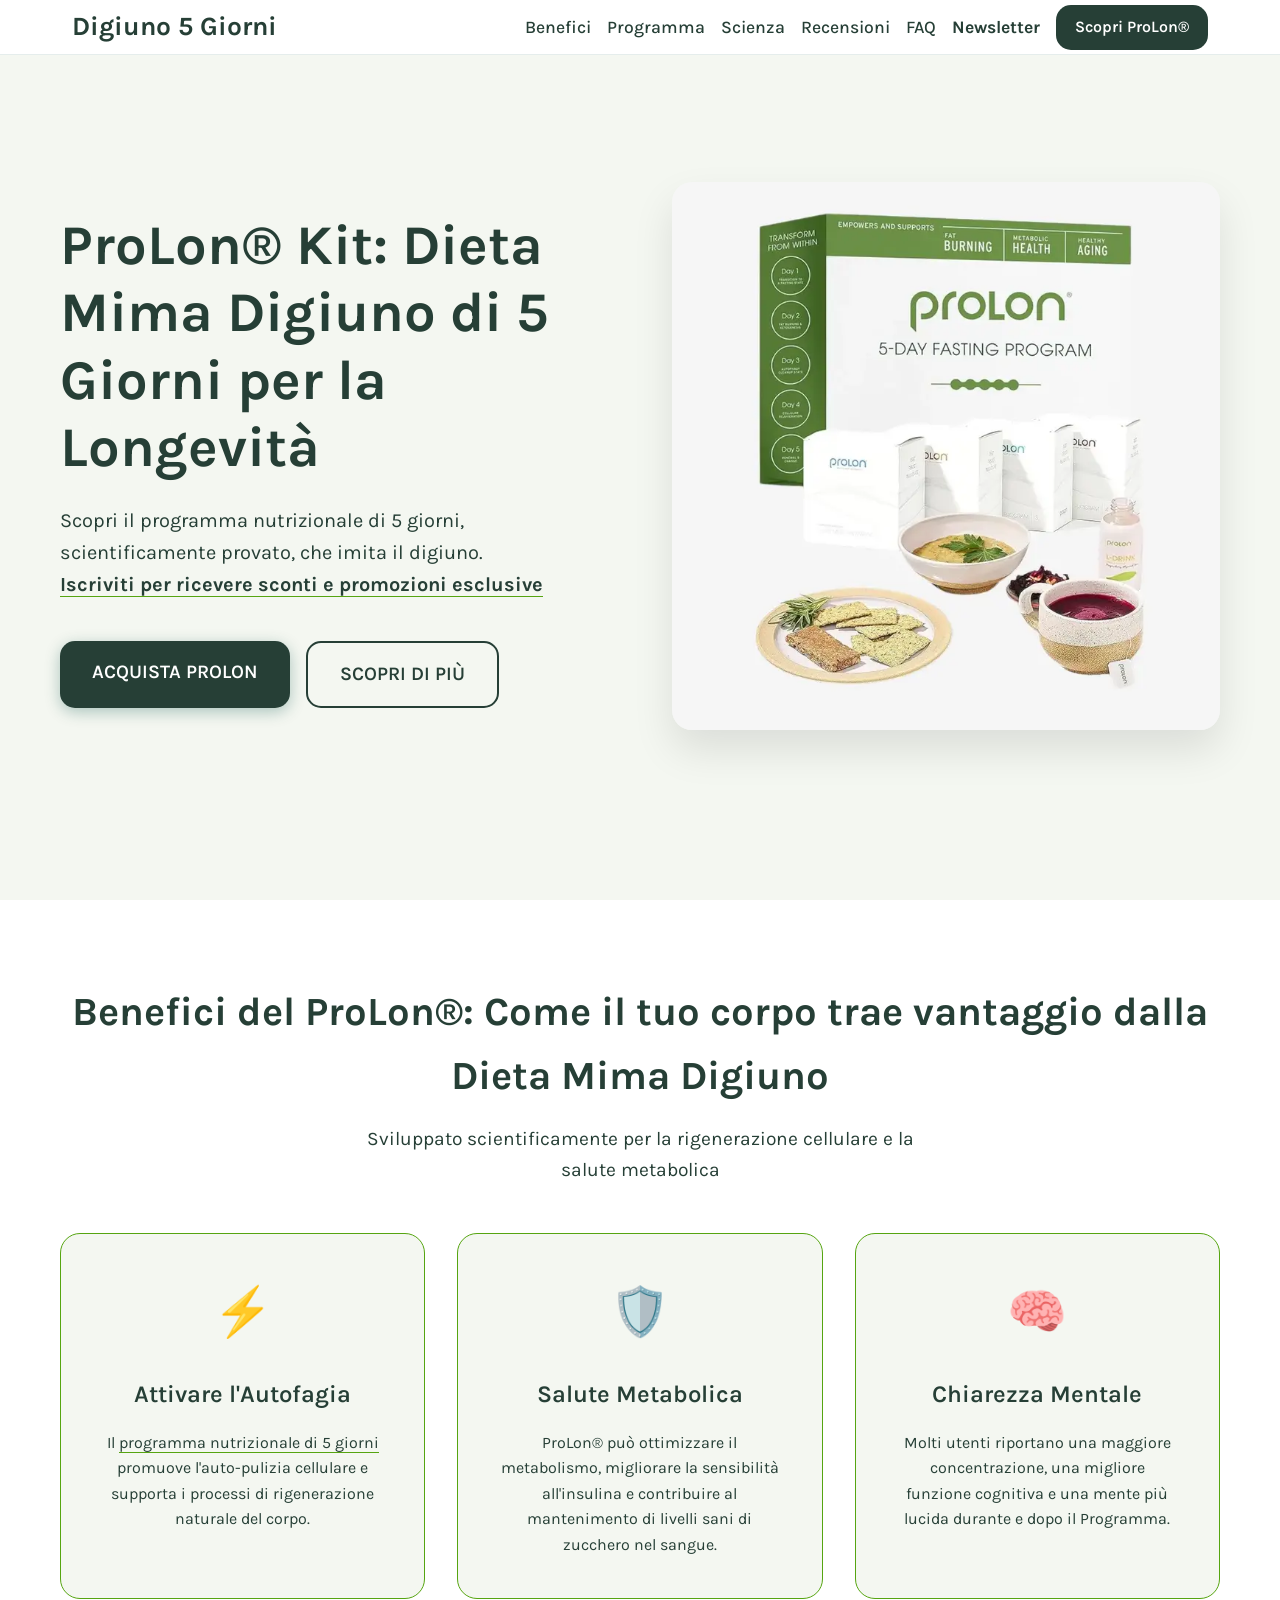
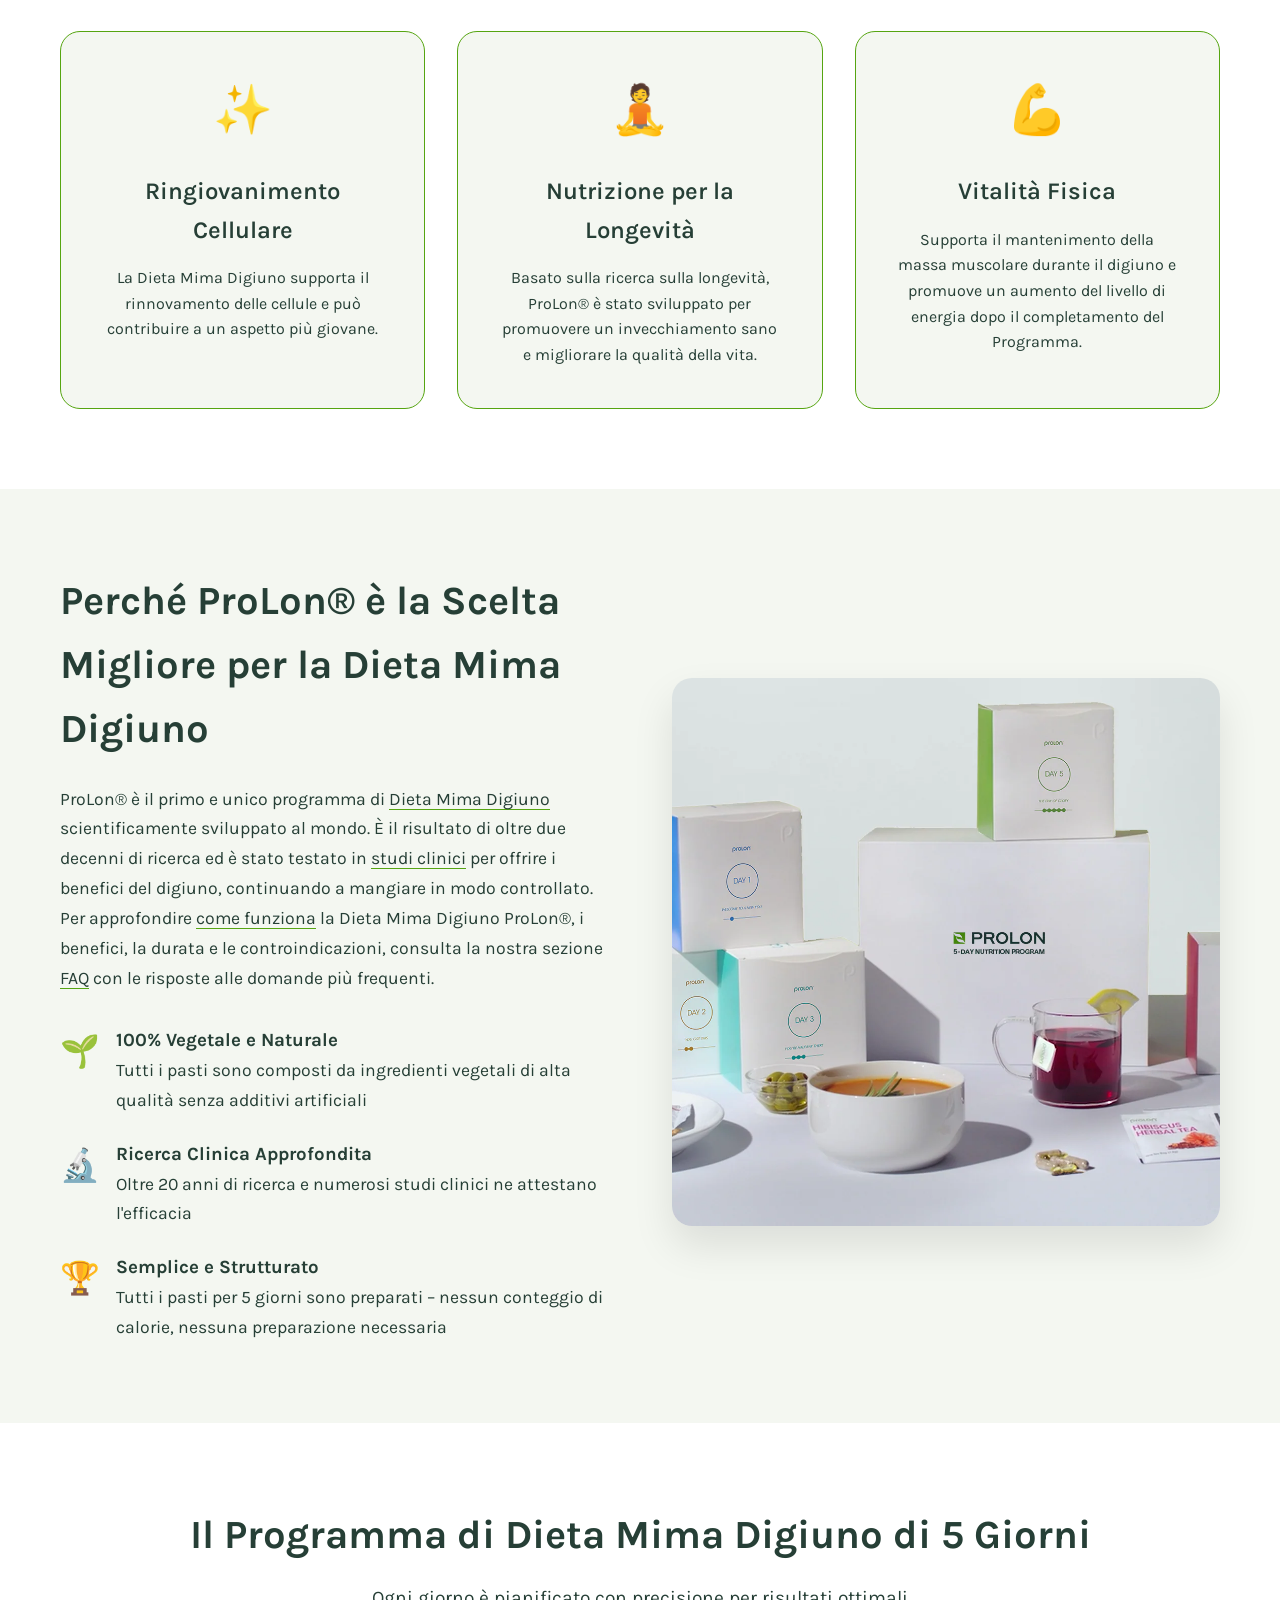
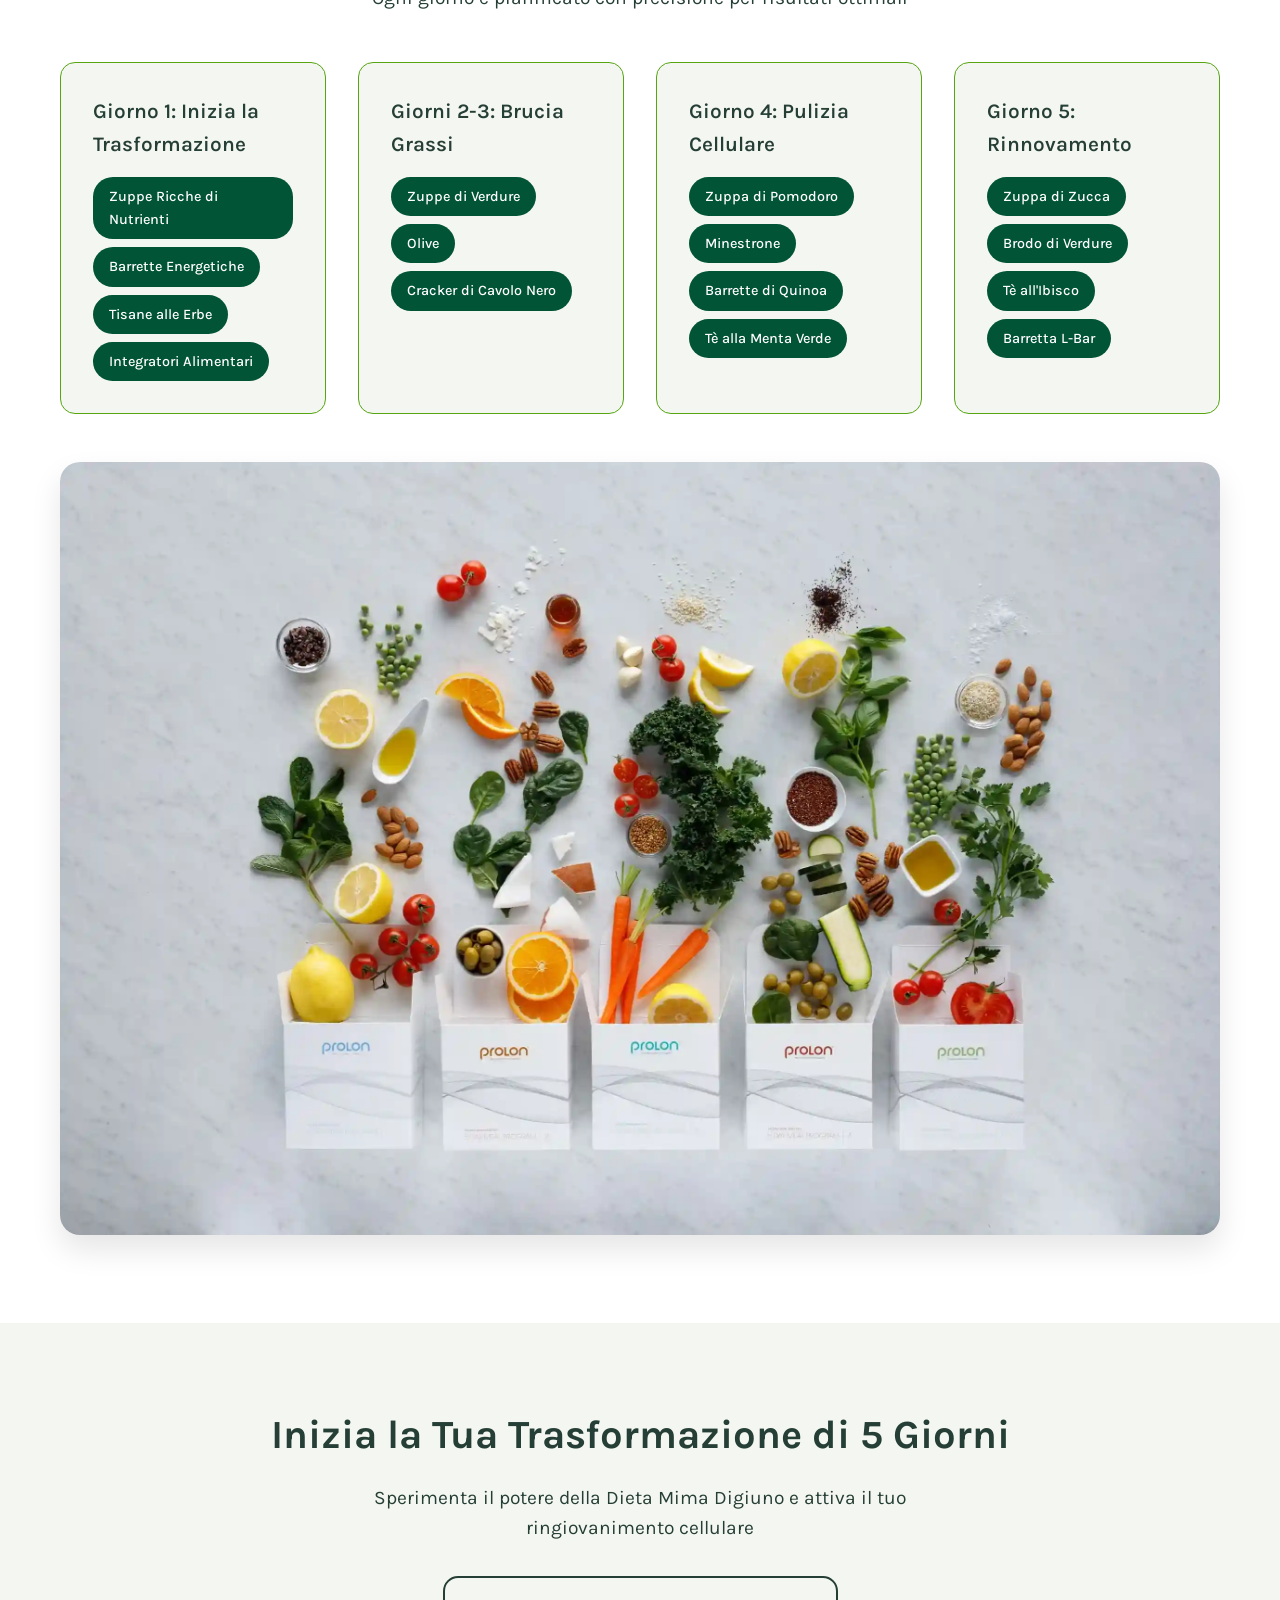
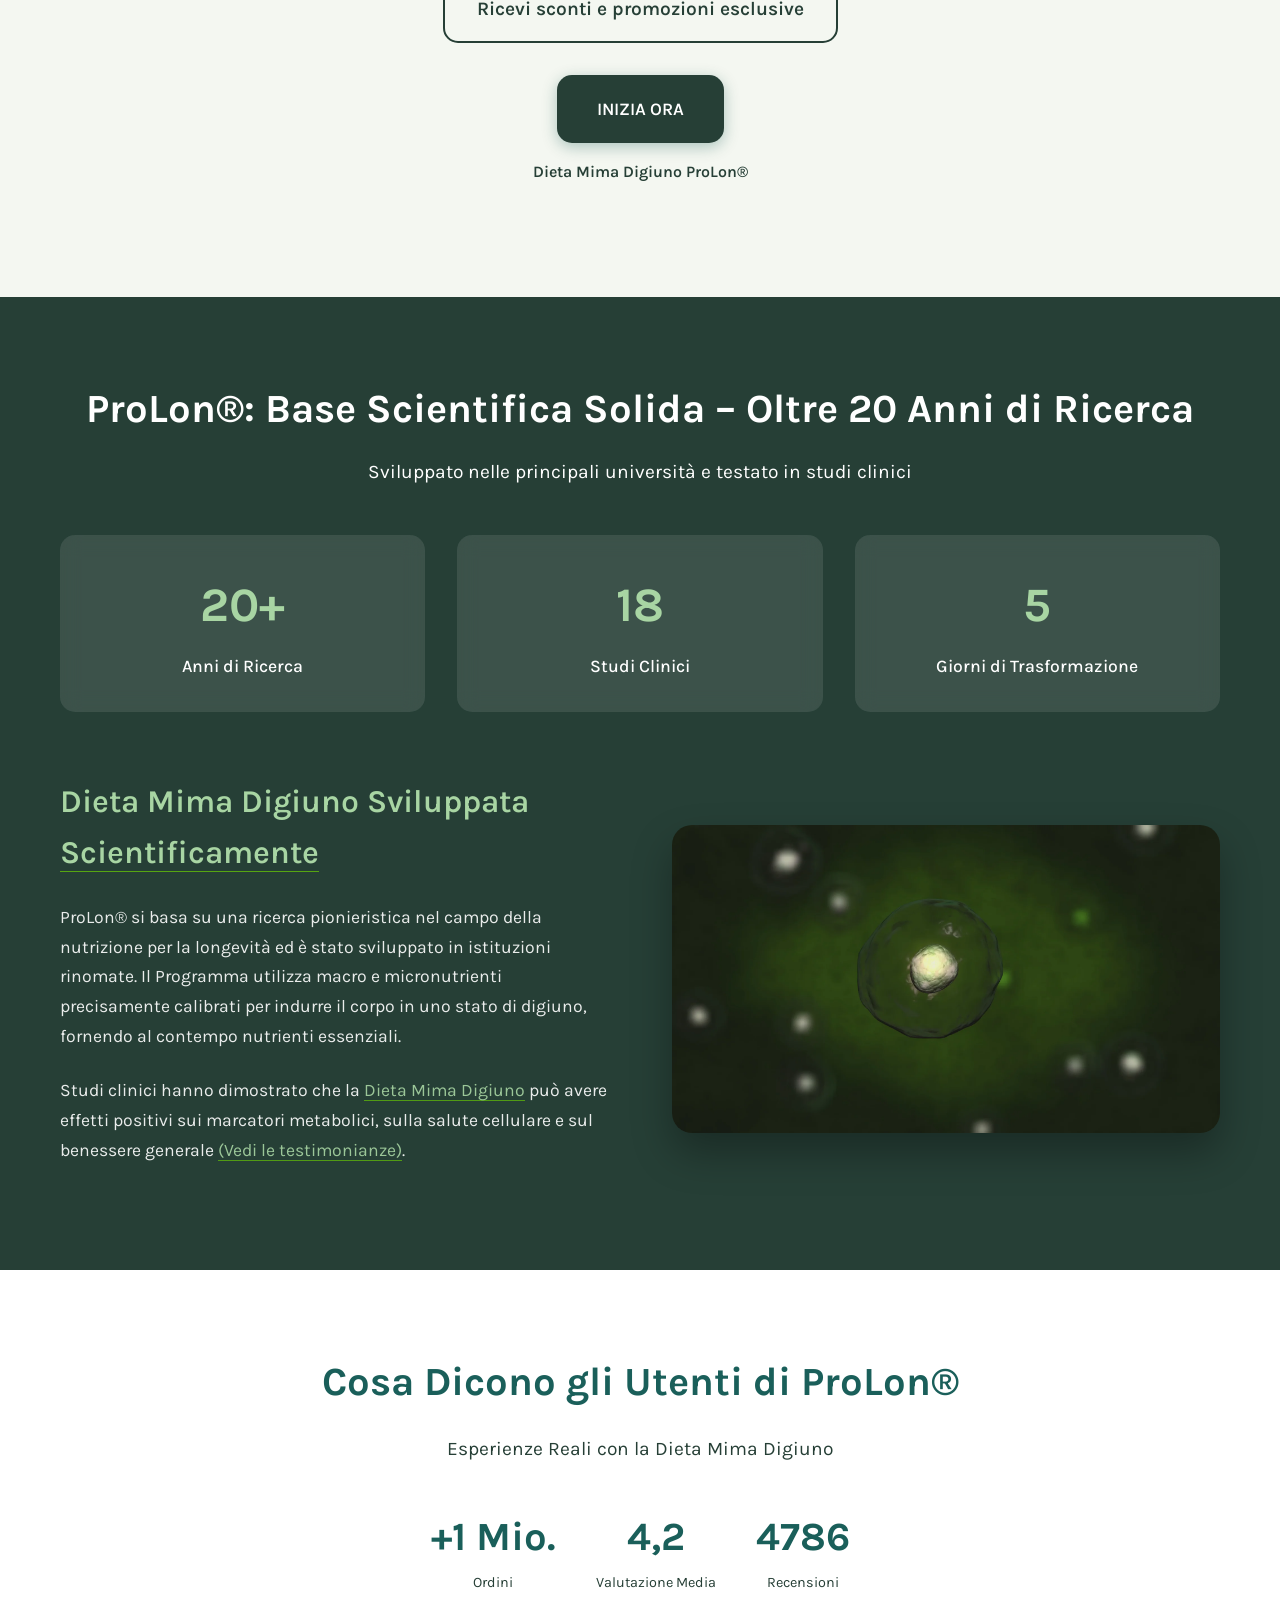
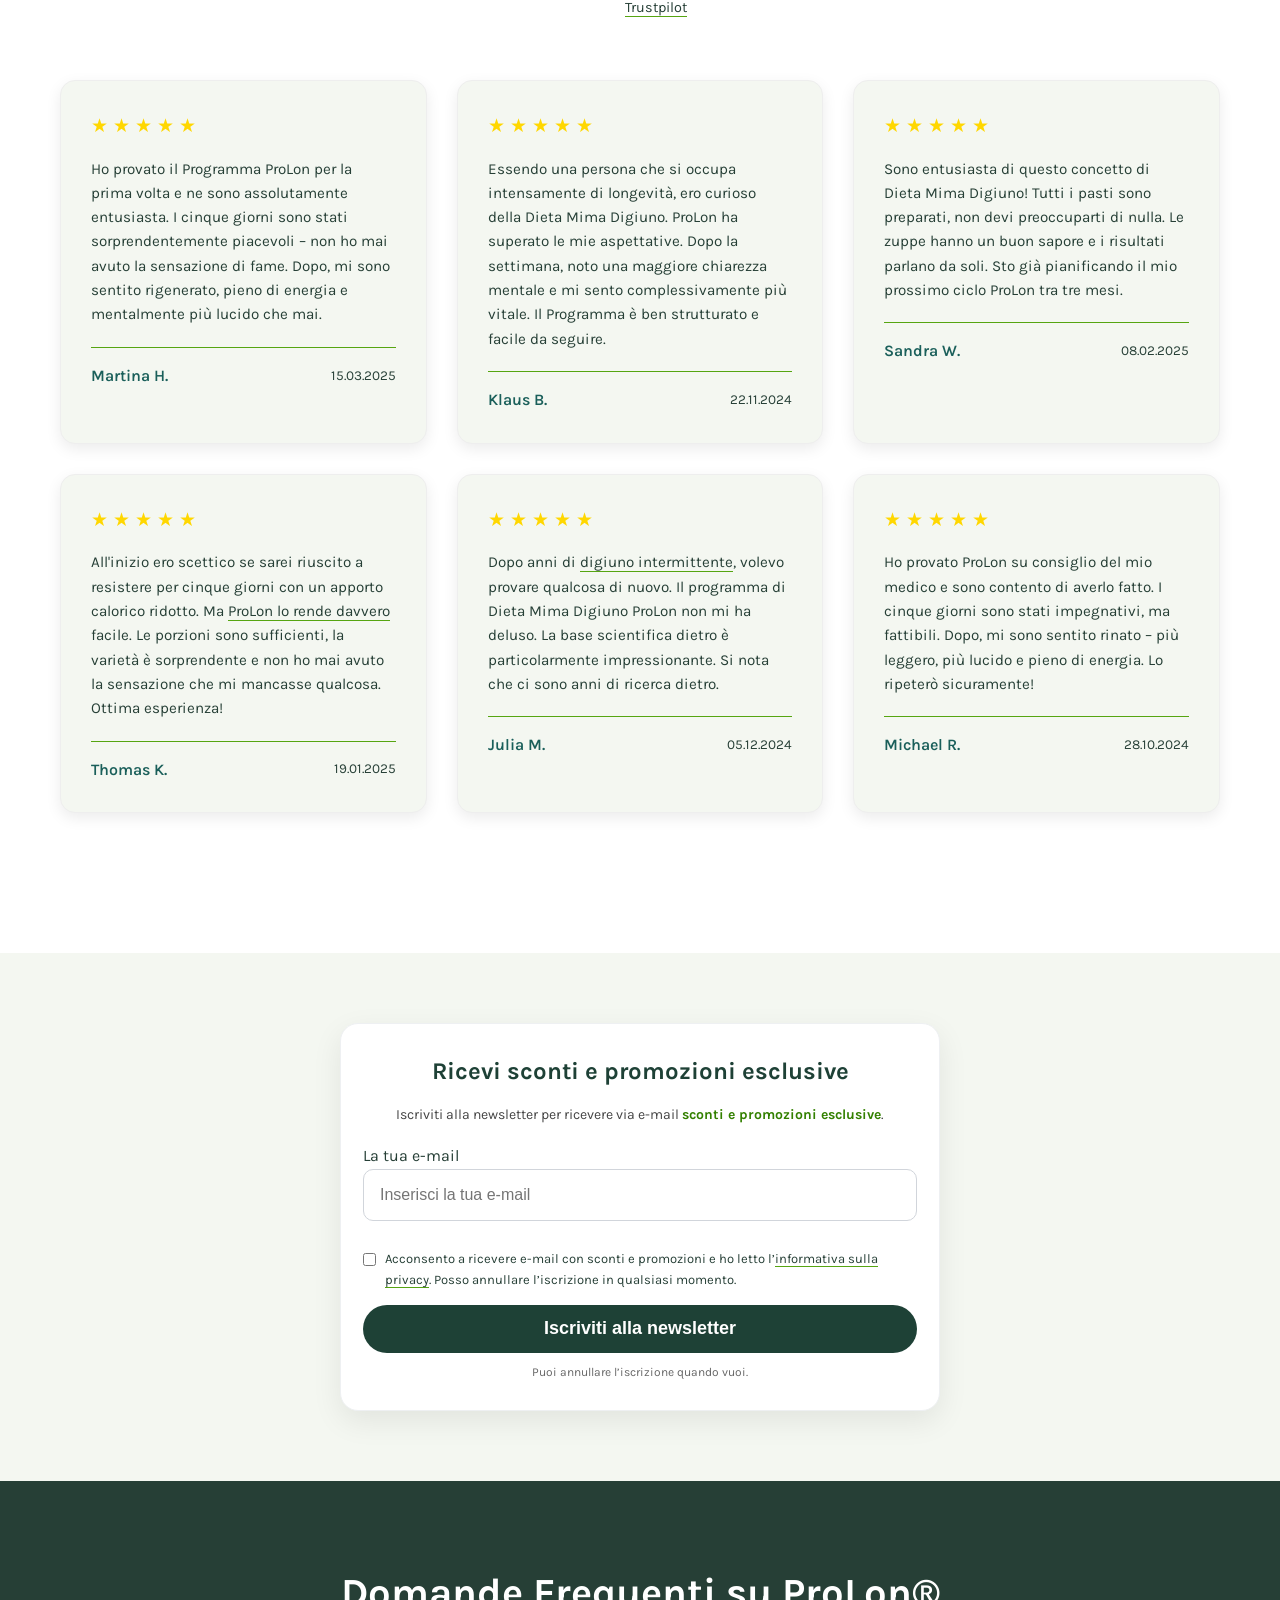
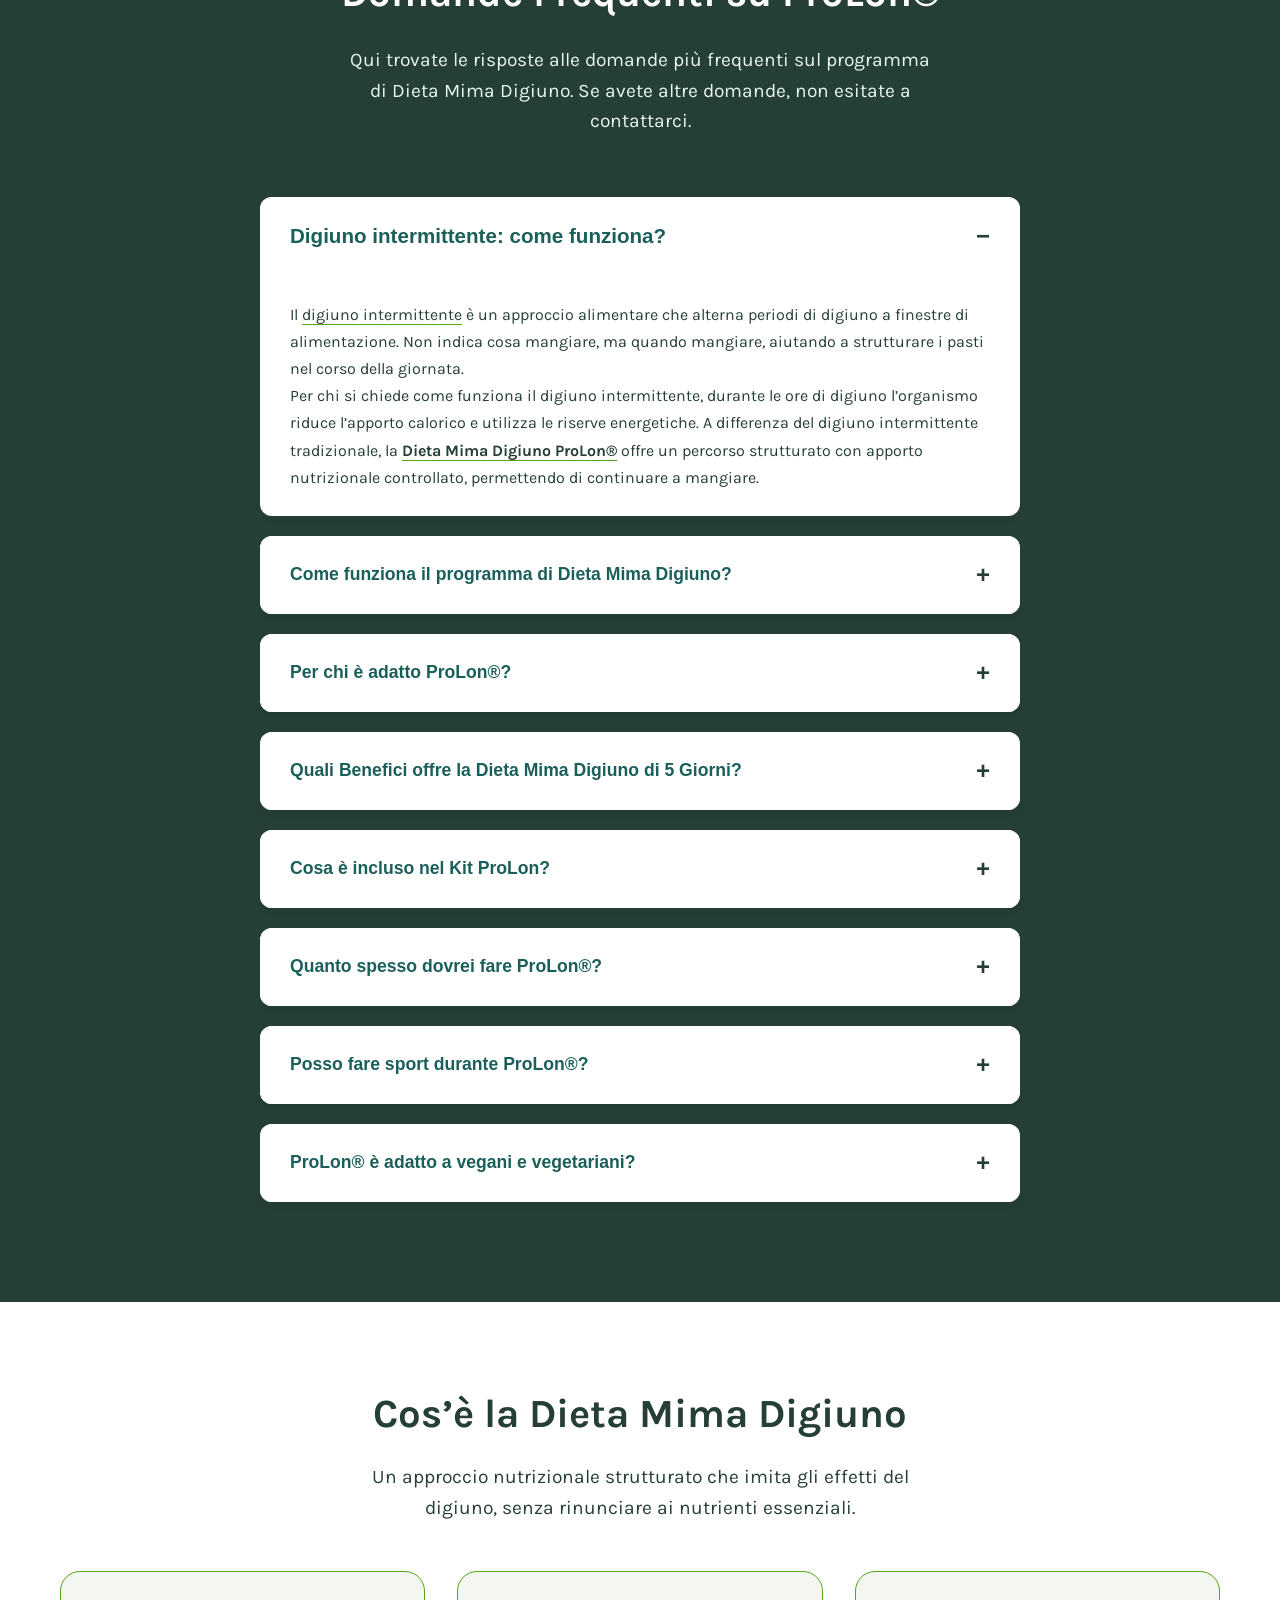
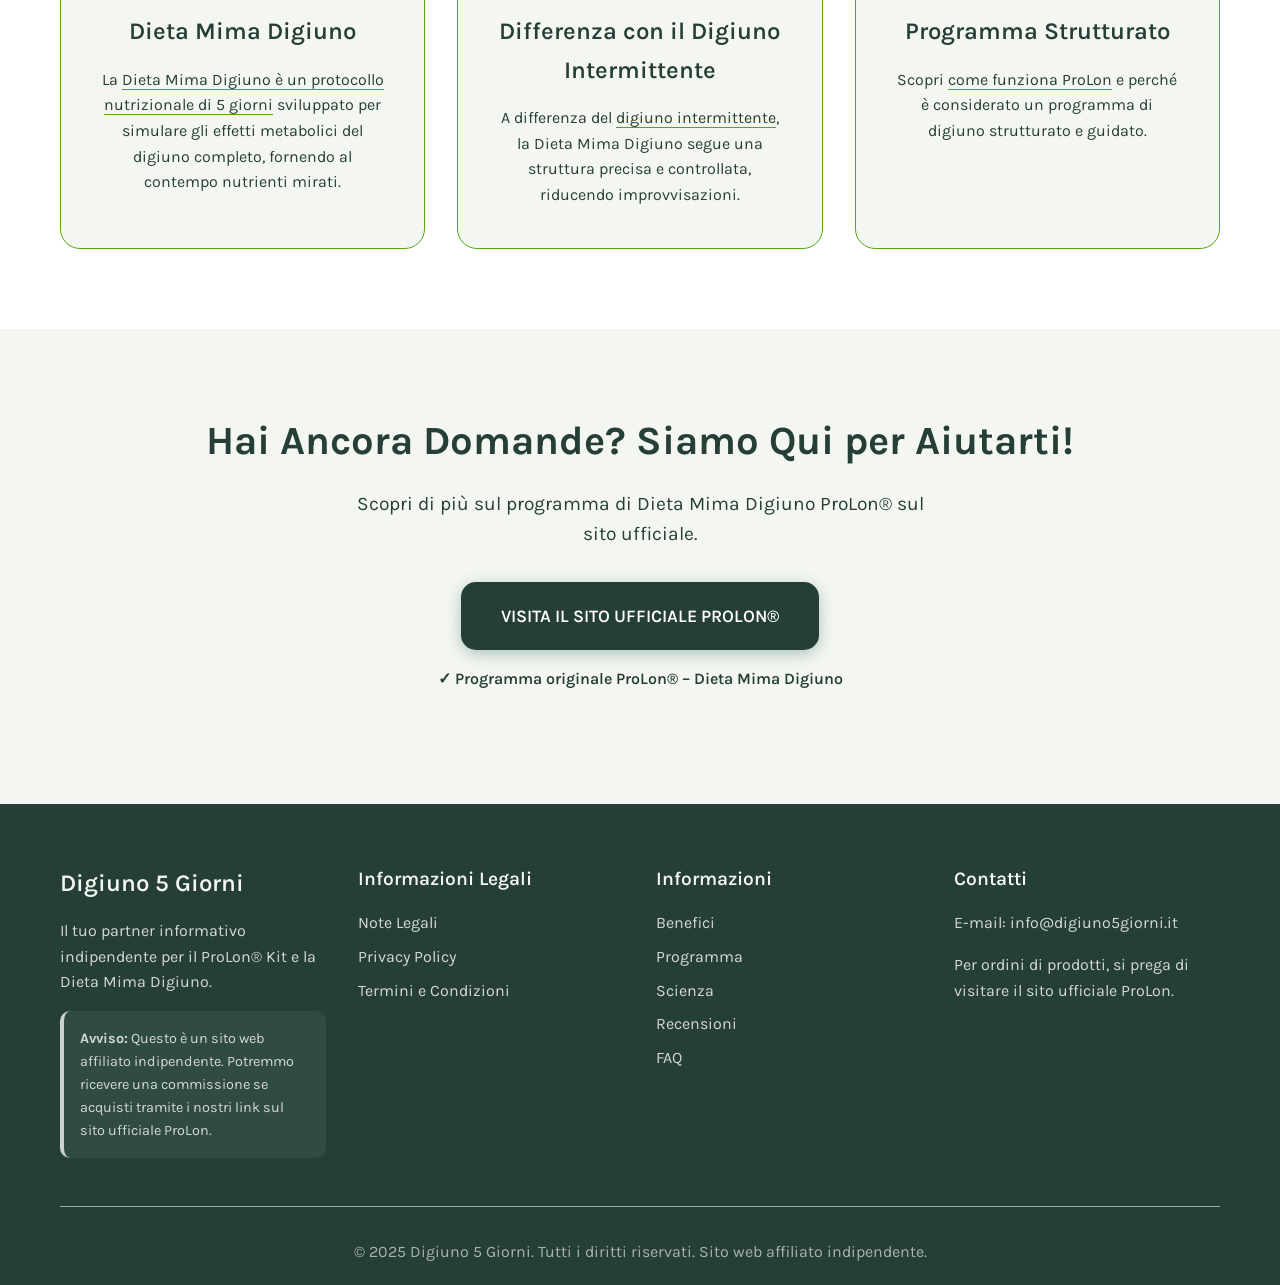
<file: index.html>
<!DOCTYPE html>
<html lang="it">
<head>
    <meta charset="UTF-8" />
    <meta name="viewport" content="width=device-width, initial-scale=1.0" />
    <title>ProLon Kit 5 Giorni – Dieta Mima Digiuno</title>
    <meta name="description" content="Scopri ProLon Kit 5 giorni e la Dieta Mima Digiuno. Iscriviti alla newsletter per ricevere sconti e promozioni esclusive." />

    <!-- Canonical, Favicon, Hreflang -->
    <link rel="canonical" href="https://digiuno5giorni.it/" />
    <link rel="icon" href="favicon.ico" sizes="any">

	<link rel="icon" type="image/png" sizes="16x16" href="favicon-16.png">
	<link rel="icon" type="image/png" sizes="32x32" href="favicon-32.png">
	<link rel="icon" type="image/png" sizes="48x48" href="favicon-48.png">

	<link rel="apple-touch-icon" href="apple-touch-icon.png">

	<link rel="icon" type="image/png" sizes="192x192" href="favicon-192.png">
	<link rel="icon" type="image/png" sizes="512x512" href="favicon-512.png">

    <link rel="alternate" hreflang="it" href="https://digiuno5giorni.it/" />
    <link rel="alternate" hreflang="x-default" href="https://digiuno5giorni.it/" />

    <!-- Preconnect to essential third-party domains -->
    
    
    <link rel="preconnect" href="https://www.googletagmanager.com" crossorigin />
    <link rel="preconnect" href="https://www.google-analytics.com" crossorigin />

    <!-- Preload Google Fonts (non-blocking ) -->
    
    <noscript>
        
    </noscript>

    <link rel="preload" fetchpriority="high" as="image" href="images/ProLon-5-Giorni-744.webp" imagesrcset="images/ProLon-5-Giorni-372.webp 372w, images/ProLon-5-Giorni-744.webp 744w, images/ProLon-5-Giorni-1080.webp 1080w" imagesizes="(max-width: 500px ) 90vw, 50vw" />

    <!-- 1. Critical CSS for instant rendering of the 'above-the-fold' content -->
<style>
        * { margin: 0; padding: 0; box-sizing: border-box; }
		@font-face { font-family: 'Karla'; src: url('fonts/karla-variable.woff2') format('woff2'); font-weight: 100 900; font-style: normal; font-display: swap; }
        body { font-family: 'Karla', sans-serif; line-height: 1.6; color: #263f36; overflow-x: hidden; }
        .container { max-width: 1200px; margin: 0 auto; padding: 0 20px; }
        .header { position: fixed; top: 0; width: 100%; background: rgba(255, 255, 255, 0.98 ); z-index: 1000; transition: all 0.3s ease; border-bottom: 1px solid rgba(38, 63, 54, 0.1); }
        .nav-container { display: flex; justify-content: space-between; align-items: center; padding: 0.3rem 2rem; max-width: 1200px; margin: 0 auto; position: relative; }
        .logo { color: #263f36; font-size: 2rem; font-weight: 700; text-decoration: none; flex-shrink: 0; }
        .logo a { color: #263f36; font-size: 2rem; font-weight: 700; text-decoration: none; display: inline-block; }
        .nav-menu { display: flex; list-style: none; gap: 2rem; font-size: 1.1rem; position: relative; left: 16.5%; transform: translateX(-16.5%); margin: 0; }
        .nav-menu a { text-decoration: none; color: #263f36; font-weight: 500; transition: color 0.3s ease; }
		.nav-menu a[href="#newsletter"] { font-weight: 700; }
        .nav-menu a:hover { color: #56a511; }
        .header-cta-btn { background: #263f36; color: #ffffff; padding: 0.6rem 1.2rem; border-radius: 15px; text-decoration: none; font-weight: 600; font-size: 1.2rem; transition: all 0.3s ease; border: none; cursor: pointer; margin-left: auto; flex-shrink: 0; white-space: nowrap; }
        .header-cta-btn:hover { background: #56a511; color: white; transform: translateY(-1px); }
        .header-btn { margin-left: auto; flex-shrink: 0; }
        .hamburger { display: none; flex-direction: column; cursor: pointer; flex-shrink: 0; }
        .hamburger span { width: 25px; height: 3px; background: #263f36; margin: 3px 0; transition: 0.3s; }
        .hero { padding: 100px 0 80px; background: #f4f7f1; min-height: 100svh; display: flex; align-items: center; }
        .hero-container { max-width: 1200px; margin: 0 auto; padding: 0 20px; display: grid; grid-template-columns: 1fr 1fr; gap: 4rem; align-items: center; }
        .hero-title { font-size: 3.5rem; font-weight: 700; color: #263f36; margin-bottom: 1.5rem; line-height: 1.2; }
        .hero-subtitle { font-size: 1.25rem; color: #263f36; margin-bottom: 2.5rem; line-height: 1.6; }
        .hero-buttons { display: flex; gap: 1rem; flex-wrap: wrap; }
        .btn { display: inline-block; padding: 1rem 2rem; border-radius: 15px; text-decoration: none; font-weight: 600; transition: all 0.3s ease; border: none; cursor: pointer; font-size: 1.2rem; }
        .btn-primary { background: #263f36; color: #ffffff; box-shadow: 0 4px 15px rgba(38, 63, 54, 0.3); }
        .btn-primary:hover { background: #56a511; color: white; transform: translateY(-2px); box-shadow: 0 6px 20px rgba(38, 63, 54, 0.4); }
        .btn-secondary { background: transparent; color: #263f36; border: 2px solid #263f36; }
        .btn-secondary:hover { background: #263f36; color: white; }
        .hero-image img { width: 100%; height: auto; border-radius: 20px; box-shadow: 0 20px 40px rgba(0, 0, 0, 0.1); }
        html { scroll-behavior: smooth; }
		.my-link { color: #263f36; text-decoration: none; border-bottom: 1px solid #56a511; transition: color 0.3s ease; }
		.my-link:hover { color: #56a511; border-bottom-color: #263f36; }
        @media (max-width: 768px) {
            .nav-container { justify-content: flex-start; gap: 1rem; padding: 0.3rem 1rem; }
            .hamburger { display: flex; order: 1; }
            .logo { order: 2; flex-grow: 1; text-align: center; font-size: 1.8rem; }
            .header-cta-btn { order: 3; margin-left: 0; padding: 0.5rem 1rem; font-size: 1.15rem; }
            .nav-menu { display: none !important; flex-direction: column; position: absolute; top: 100%; left: 0; width: 100%; gap: 1rem; background: #f4f7f1; padding: 1rem 0; box-shadow: 0 2px 10px rgba(0, 78, 71, 0.1); transform: translateY(-10px); opacity: 0; transition: all .25s ease; }
            .nav-menu.active { display: flex !important; transform: translateY(0); opacity: 1; }
            .nav-menu li { margin: 0.1rem 0; box-shadow: 0 2px 10px rgba(0, 78, 71, 0.1); width: 100%; }
            .nav-menu a { font-size: 1.2rem; padding: 1rem; display: block; width: 100%; text-align: center; border-radius: 2px; transition: all 0.3s ease; }
            .hamburger.active span:nth-child(1) { transform: rotate(-45deg) translate(-5px, 6px); }
            .hamburger.active span:nth-child(2) { opacity: 0; }
            .hamburger.active span:nth-child(3) { transform: rotate(45deg) translate(-5px, -6px); }
			.hero { padding: 100px 0 60px; }
            .hero-container { grid-template-columns: 1fr; gap: 2rem; text-align: center; }
            .hero-title { font-size: 2.5rem; }
            .hero-buttons { justify-content: center; }
        }
        @media (max-width: 480px) {
            .hero-title { font-size: 2rem; }
            .hero-subtitle { font-size: 1.1rem; }
            .btn { padding: 0.8rem 1.5rem; font-size: 0.9rem; }
        }
	</style>



    <!-- 2. Defer loading of the full stylesheet -->
    <link rel="stylesheet" href="styles.css?v=20260924b" />

    <!-- 3. Fallback for browsers with JavaScript disabled -->
    <noscript>
        <link rel="stylesheet" href="styles.css?v=20260924b" />
    </noscript>
    
<script type="application/ld+json">
{
  "@context": "https://schema.org",
  "@type": "Product",
  "@id": "https://digiuno5giorni.it/#prolon-kit-5-giorni",
  "name": "ProLon® Kit Dieta Mima Digiuno 5 Giorni",
  "image": [
    "images/ProLon-5-Giorni-1080.webp"
  ],
  "description": "ProLon® è un programma nutrizionale di 5 giorni sviluppato scientificamente per imitare gli effetti del digiuno, supportando il benessere metabolico e cellulare come parte di uno stile di vita sano.",
  "brand": {
    "@type": "Brand",
    "name": "ProLon"
  },
  "sku": "PROLON-5DAY",
  "review": {
    "@type": "Review",
    "author": {
      "@type": "Organization",
      "name": "Redazione Digiuno5Giorni"
    },
    "reviewRating": {
      "@type": "Rating",
      "ratingValue": "5",
      "bestRating": "5"
    },
    "reviewBody": "Recensione editoriale basata sull’analisi del programma ProLon®, della composizione nutrizionale e delle informazioni pubblicamente disponibili."
  },
  "aggregateRating": {
    "@type": "AggregateRating",
    "ratingValue": "4.2",
    "reviewCount": "4786",
    "description": "Valutazione media basata su recensioni pubbliche disponibili online."
  },
  "offers": {
    "@type": "Offer",
    "url": "https://digiuno5giorni.it/",
    "availability": "https://schema.org/InStock",
    "itemCondition": "https://schema.org/NewCondition"
  },
  "hasMerchantReturnPolicy": {
    "@type": "MerchantReturnPolicy",
    "returnPolicyCategory": "https://schema.org/MerchantReturnFiniteReturnWindow",
    "merchantReturnDays": 14,
    "returnMethod": "https://schema.org/ReturnByMail",
    "returnFees": "https://schema.org/FreeReturn"
  }
}
</script>

<!-- FAQ Schema -->
<script type="application/ld+json">
{
  "@context": "https://schema.org",
  "@type": "FAQPage",
  "mainEntity": [
    {
      "@type": "Question",
      "name": "Digiuno intermittente: come funziona?",
      "acceptedAnswer": {
        "@type": "Answer",
        "text": "Il digiuno intermittente è un approccio alimentare che alterna periodi di digiuno a finestre di alimentazione. Durante il digiuno, l’organismo utilizza le riserve energetiche. La Dieta Mima Digiuno ProLon® è un programma strutturato che fornisce nutrienti controllati continuando a mangiare."
      }
    },
    {
      "@type": "Question",
      "name": "Come funziona il programma Dieta Mima Digiuno?",
      "acceptedAnswer": {
        "@type": "Answer",
        "text": "Il programma fornisce nutrienti calibrati che inducono uno stato metabolico simile al digiuno, mantenendo un apporto nutrizionale controllato."
      }
    },
    {
      "@type": "Question",
      "name": "Per chi è adatto il ProLon® Kit?",
      "acceptedAnswer": {
        "@type": "Answer",
        "text": "ProLon® è destinato ad adulti sani interessati a supportare il benessere metabolico. È consigliabile consultare un professionista sanitario prima di iniziare il programma."
      }
    },
    {
      "@type": "Question",
      "name": "Quali sono i benefici del ProLon® Kit?",
      "acceptedAnswer": {
        "@type": "Answer",
        "text": "Il programma può supportare l’autofagia, la salute metabolica e il benessere generale come parte di uno stile di vita sano."
      }
    }
  ]
}
</script>

<link rel="preload" href="fonts/karla-variable.woff2" as="font" type="font/woff2" crossorigin>
</head>
<body>
    <!-- Header -->
    <header class="header">
        <nav class="nav">
            <div class="nav-container">
                <div class="logo">
					<a href="index.html" aria-label="ProLon">
						<span class="site-title">Digiuno 5 Giorni</span>
					</a>
				</div>
                <ul class="nav-menu" id="siteNavigation">
                    <li><a href="#benefits">Benefici</a></li>
                    <li><a href="#ingredients">Programma</a></li>
                    <li><a href="#science">Scienza</a></li>
					<li><a href="#recensioni">Recensioni</a></li>
                    <li><a href="#faq">FAQ</a></li>
                <li><a href="#newsletter">Newsletter</a></li></ul>
                <a href="https://prolon.it/C4Gg3l" class="header-cta-btn" target="_blank" rel="noopener nofollow sponsored">Scopri ProLon®</a>
                <button type="button" class="hamburger" aria-label="Apri menu" aria-expanded="false" aria-controls="siteNavigation">
                    <span></span>
                    <span></span>
                    <span></span>
                </button>
            </div>
        </nav>
    </header>
<div id="menuOverlay"></div>

    <main>
    <!-- Hero Section -->
    <section id="home" class="hero">
        <div class="hero-container">
            <div class="hero-content">
                <h1 class="hero-title">ProLon® Kit: Dieta Mima Digiuno di 5 Giorni per la Longevità</h1>
                <p class="hero-subtitle">Scopri il programma nutrizionale di 5 giorni, scientificamente provato, che imita il digiuno.<br><a href="#newsletter" class="my-link"><strong>Iscriviti per ricevere sconti e promozioni esclusive</strong></a></p>

                <div class="hero-buttons">
                    <a href="https://prolon.it/UFyowS" class="btn btn-primary" target="_blank" rel="noopener nofollow sponsored">ACQUISTA PROLON</a>
                    <a href="#benefits" class="btn btn-secondary">SCOPRI DI PIÙ</a>
                </div>
            </div>
            <div class="hero-image">
				<a href="https://prolon.it/3lkpbW" target="_blank" rel="noopener nofollow sponsored"><img
					src="images/ProLon-5-Giorni-744.webp"
					srcset="
						images/ProLon-5-Giorni-372.webp 372w,
						images/ProLon-5-Giorni-744.webp 744w,
						images/ProLon-5-Giorni-1080.webp 1080w
					"
					sizes="(max-width: 500px) 90vw, 50vw"
					alt="Acquista ProLon – Kit Dieta Mima Digiuno di 5 Giorni per la Longevità"
					width="1080"
					height="1080"
					fetchpriority="high"
					loading="eager"
					decoding="async"
				></a>
			</div>

        </div>
    </section>

    <!-- Benefits Section -->
    <section id="benefits" class="benefits">
        <div class="container">
            <h2 class="section-title">Benefici del ProLon®: Come il tuo corpo trae vantaggio dalla Dieta Mima Digiuno</h2>
            <p class="section-subtitle">Sviluppato scientificamente per la rigenerazione cellulare e la salute metabolica</p>
            
            <div class="benefits-grid">
                <div class="benefit-card">
                    <div class="benefit-icon">⚡</div>
                    <h3>Attivare l'Autofagia</h3>
                    <p>Il <a href="#ingredients" class="my-link" title="ProLon Kit">programma nutrizionale di 5 giorni</a> promuove l'auto-pulizia cellulare e supporta i processi di rigenerazione naturale del corpo.</p>
                </div>
                
                <div class="benefit-card">
                    <div class="benefit-icon">🛡️</div>
                    <h3>Salute Metabolica</h3>
                    <p>ProLon® può ottimizzare il metabolismo, migliorare la sensibilità all'insulina e contribuire al mantenimento di livelli sani di zucchero nel sangue.</p>
                </div>
                
                <div class="benefit-card">
                    <div class="benefit-icon">🧠</div>
                    <h3>Chiarezza Mentale</h3>
                    <p>Molti utenti riportano una maggiore concentrazione, una migliore funzione cognitiva e una mente più lucida durante e dopo il Programma.</p>
                </div>
                
                <div class="benefit-card">
                    <div class="benefit-icon">✨</div>
                    <h3>Ringiovanimento Cellulare</h3>
                    <p>La Dieta Mima Digiuno supporta il rinnovamento delle cellule e può contribuire a un aspetto più giovane.</p>
                </div>
                
                <div class="benefit-card">
                    <div class="benefit-icon">🧘</div>
                    <h3>Nutrizione per la Longevità</h3>
                    <p>Basato sulla ricerca sulla longevità, ProLon® è stato sviluppato per promuovere un invecchiamento sano e migliorare la qualità della vita.</p>
                </div>
                
                <div class="benefit-card">
                    <div class="benefit-icon">💪</div>
                    <h3>Vitalità Fisica</h3>
                    <p>Supporta il mantenimento della massa muscolare durante il digiuno e promuove un aumento del livello di energia dopo il completamento del Programma.</p>
                </div>
            </div>
        </div>
    </section>

    <!-- Why ProLon Section -->
    <section id="why-prolon" class="why-prolon">
        <div class="container">
            <div class="why-content">
                <div class="why-text">
                    <h2>Perché ProLon® è la Scelta Migliore per la Dieta Mima Digiuno</h2>
                    <p>ProLon® è il primo e unico programma di <a href="dieta-mima-digiuno.html" class="my-link" title="Dieta Mima Digiuno">Dieta Mima Digiuno</a> scientificamente sviluppato al mondo. È il risultato di oltre due decenni di ricerca ed è stato testato in <a href="#science" class="my-link" title="Dieta Mima Digiuno Sviluppata Scientificamente">studi clinici</a> per offrire i benefici del digiuno, continuando a mangiare in modo controllato.
Per approfondire <a href="come-funziona-prolon.html" class="my-link" title="Come Funziona Prolon">come funziona</a> la Dieta Mima Digiuno ProLon®, i benefici, la durata e le controindicazioni, consulta la nostra sezione <a href="#faq" class="my-link" title="FAQ Dieta Mima Digiuno ProLon®">FAQ</a> con le risposte alle domande più frequenti.</p>
                    
                    <div class="features">
                        <div class="feature">
                            <span class="feature-icon">🌱</span>
                            <div>
                                <h3>100% Vegetale e Naturale</h3>
                                <p>Tutti i pasti sono composti da ingredienti vegetali di alta qualità senza additivi artificiali</p>
                            </div>
                        </div>
                        
                        <div class="feature">
                            <span class="feature-icon">🔬</span>
                            <div>
                                <h3>Ricerca Clinica Approfondita</h3>
                                <p>Oltre 20 anni di ricerca e numerosi studi clinici ne attestano l'efficacia</p>
                            </div>
                        </div>
                        
                        <div class="feature">
                            <span class="feature-icon">🏆</span>
                            <div>
                                <h3>Semplice e Strutturato</h3>
                                <p>Tutti i pasti per 5 giorni sono preparati – nessun conteggio di calorie, nessuna preparazione necessaria</p>
                            </div>
                        </div>
                    </div>
                </div>
                
                <div class="why-image">
                    <a href="https://prolon.it/vuXHRP" target="_blank" rel="noopener nofollow sponsored"><img data-src="images/ProLon-Dieta-Mima-Digiuno.webp" alt="Acquista ProLon Next Gen – Dieta Mima Digiuno con pasti vegetali" loading="lazy" width="1080" height="1080" class="lazy"></a>
                </div>
            </div>
        </div>
    </section>

    <!-- Ingredients Section -->
    <section id="ingredients" class="ingredients">
        <div class="container">
            <h2 class="section-title">Il Programma di Dieta Mima Digiuno di 5 Giorni</h2>
            <p class="section-subtitle">Ogni giorno è pianificato con precisione per risultati ottimali</p>
            
            <div class="ingredients-showcase">
                <div class="ingredient-category">
                    <h3>Giorno 1: Inizia la Trasformazione</h3>
                    <div class="ingredient-list">
                        <span>Zuppe Ricche di Nutrienti</span>
                        <span>Barrette Energetiche</span>
                        <span>Tisane alle Erbe</span>
                        <span>Integratori Alimentari</span>
                    </div>
                </div>
                
                <div class="ingredient-category">
                    <h3>Giorni 2-3: Brucia Grassi</h3>
                    <div class="ingredient-list">
                        <span>Zuppe di Verdure</span>
                        <span>Olive</span>
                        <span>Cracker di Cavolo Nero</span>
                    </div>
                </div>
                
                <div class="ingredient-category">
                    <h3>Giorno 4: Pulizia Cellulare</h3>
                    <div class="ingredient-list">
                        <span>Zuppa di Pomodoro</span>
                        <span>Minestrone</span>
                        <span>Barrette di Quinoa</span>
                        <span>Tè alla Menta Verde</span>
                    </div>
                </div>
                
                <div class="ingredient-category">
                    <h3>Giorno 5: Rinnovamento</h3>
                    <div class="ingredient-list">
                        <span>Zuppa di Zucca</span>
                        <span>Brodo di Verdure</span>
                        <span>Tè all'Ibisco</span>
                        <span>Barretta L-Bar</span>
                    </div>
                </div>
            </div>
            
			<div class="ingredients-image">
                <img data-src="images/ProLon-Kit.webp" alt="Programma ProLon – 5 Giorni di Dieta Mima Digiuno con pasti vegetali" loading="lazy" width="2500" height="1667" class="lazy">
            </div>

        </div>
    </section>
	
	<!-- CTA Section -->
<section class="cta">
    <div class="container">
        <div class="cta-content">
            <h2>Inizia la Tua Trasformazione di 5 Giorni</h2>
            <p>Sperimenta il potere della Dieta Mima Digiuno e attiva il tuo ringiovanimento cellulare</p>
            
            <p><a href="#newsletter" class="btn btn-secondary">Ricevi sconti e promozioni esclusive</a></p>
            
            <a href="https://prolon.it/UFyowS" class="btn btn-primary btn-large" target="_blank" rel="noopener nofollow sponsored">INIZIA ORA</a>
            <p class="cta-guarantee">Dieta Mima Digiuno ProLon®</p>
        </div>
    </div>
</section>



    <!-- Science Section -->
    <section id="science" class="science">
        <div class="container">
            <h2 class="section-title">ProLon®: Base Scientifica Solida – Oltre 20 Anni di Ricerca</h2>
            <p class="section-subtitle">Sviluppato nelle principali università e testato in studi clinici</p>
            
            <div class="science-stats">
                <div class="stat">
                    <div class="stat-number">20+</div>
                    <div class="stat-label">Anni di Ricerca</div>
                </div>
                
                <div class="stat">
                    <div class="stat-number">18</div>
                    <div class="stat-label">Studi Clinici</div>
                </div>
                
                <div class="stat">
                    <div class="stat-number">5</div>
                    <div class="stat-label">Giorni di Trasformazione</div>
                </div>
            </div>
            
            <div class="science-content">
                <div class="science-text">
                    <h3>Dieta Mima Digiuno Sviluppata <a href="valter-longo-dieta.html" class="my-link2" title="Valter Longo">Scientificamente</a></h3>
                    <p>ProLon® si basa su una ricerca pionieristica nel campo della nutrizione per la longevità ed è stato sviluppato in istituzioni rinomate. Il Programma utilizza macro e micronutrienti precisamente calibrati per indurre il corpo in uno stato di digiuno, fornendo al contempo nutrienti essenziali.</p>
                    
<p>Studi clinici hanno dimostrato che la <a href="dieta-mima-digiuno.html" class="my-link2" title="Dieta Mima Digiuno">Dieta Mima Digiuno</a> può avere effetti positivi sui marcatori metabolici, sulla salute cellulare e sul benessere generale <a href="#recensioni" class="my-link2" title="Recensioni ProLon Kit">(Vedi le testimonianze)</a>.</p>
                </div>
                
                <div class="science-image">
                    <img data-src="images/ProLon-Science.webp" alt="ProLon con base scientifica – Dieta Mima Digiuno basata sulla ricerca" loading="lazy" width="1946" height="1095" class="lazy">
                </div>
            </div>
        </div>
    </section>
	
	<!-- Reviews Section -->
    <section id="recensioni" class="reviews-section">
        <div class="reviews-container">
            <div class="reviews-header">
                <h2 class="reviews-title">Cosa Dicono gli Utenti di ProLon®</h2>
                <p class="reviews-subtitle">Esperienze Reali con la Dieta Mima Digiuno</p>
				<div class="trust-stats">
                    <div class="trust-stat">
                        <span class="trust-number">+1 Mio.</span>
                        <span class="trust-label">Ordini</span>
                    </div>
                    <div class="trust-stat">
                        <span class="trust-number">4,2</span>
                        <span class="trust-label">Valutazione Media</span><br>
						<span class="trust-label"><a class="my-link" href="https://de.trustpilot.com/review/prolon.it" target="_blank" rel="noopener noreferrer nofollow">Trustpilot</a></span>
                    </div>
                    <div class="trust-stat">
                        <span class="trust-number">4786</span>
                        <span class="trust-label">Recensioni</span>
                    </div>
                </div>
            </div>

            <div class="reviews-grid">
                <div class="review-card">
                    <div class="review-stars">
                        <span class="star">★</span>
                        <span class="star">★</span>
                        <span class="star">★</span>
                        <span class="star">★</span>
                        <span class="star">★</span>
                    </div>
                    <p class="review-text">Ho provato il Programma ProLon per la prima volta e ne sono assolutamente entusiasta. I cinque giorni sono stati sorprendentemente piacevoli – non ho mai avuto la sensazione di fame. Dopo, mi sono sentito rigenerato, pieno di energia e mentalmente più lucido che mai.</p>
                    <div class="review-author">
                        <span class="author-name">Martina H.</span>
                        <span class="review-date">15.03.2025</span>
                    </div>
                </div>

                <div class="review-card">
                    <div class="review-stars">
                        <span class="star">★</span>
                        <span class="star">★</span>
                        <span class="star">★</span>
                        <span class="star">★</span>
                        <span class="star">★</span>
                    </div>
                    <p class="review-text">Essendo una persona che si occupa intensamente di longevità, ero curioso della Dieta Mima Digiuno. ProLon ha superato le mie aspettative. Dopo la settimana, noto una maggiore chiarezza mentale e mi sento complessivamente più vitale. Il Programma è ben strutturato e facile da seguire.</p>
                    <div class="review-author">
                        <span class="author-name">Klaus B.</span>
                        <span class="review-date">22.11.2024</span>
                    </div>
                </div>

                <div class="review-card">
                    <div class="review-stars">
                        <span class="star">★</span>
                        <span class="star">★</span>
                        <span class="star">★</span>
                        <span class="star">★</span>
                        <span class="star">★</span>
                    </div>
                    <p class="review-text">Sono entusiasta di questo concetto di Dieta Mima Digiuno! Tutti i pasti sono preparati, non devi preoccuparti di nulla. Le zuppe hanno un buon sapore e i risultati parlano da soli. Sto già pianificando il mio prossimo ciclo ProLon tra tre mesi.</p>
                    <div class="review-author">
                        <span class="author-name">Sandra W.</span>
                        <span class="review-date">08.02.2025</span>
                    </div>
                </div>

                <div class="review-card">
                    <div class="review-stars">
                        <span class="star">★</span>
                        <span class="star">★</span>
                        <span class="star">★</span>
                        <span class="star">★</span>
                        <span class="star">★</span>
                    </div>
                    <p class="review-text">All'inizio ero scettico se sarei riuscito a resistere per cinque giorni con un apporto calorico ridotto. Ma <a href="prolon-funziona-davvero.html" class="my-link" title="Prolon Funziona Davvero">ProLon lo rende davvero</a> facile. Le porzioni sono sufficienti, la varietà è sorprendente e non ho mai avuto la sensazione che mi mancasse qualcosa. Ottima esperienza!</p>
                    <div class="review-author">
                        <span class="author-name">Thomas K.</span>
                        <span class="review-date">19.01.2025</span>
                    </div>
                </div>

                <div class="review-card">
                    <div class="review-stars">
                        <span class="star">★</span>
                        <span class="star">★</span>
                        <span class="star">★</span>
                        <span class="star">★</span>
                        <span class="star">★</span>
                    </div>
                    <p class="review-text">Dopo anni di <a href="digiuno-intermittente-benefici.html" class="my-link" title="Digiuno intermittente benefici">digiuno intermittente</a>, volevo provare qualcosa di nuovo. Il programma di Dieta Mima Digiuno ProLon non mi ha deluso. La base scientifica dietro è particolarmente impressionante. Si nota che ci sono anni di ricerca dietro.</p>
                    <div class="review-author">
                        <span class="author-name">Julia M.</span>
                        <span class="review-date">05.12.2024</span>
                    </div>
                </div>

                <div class="review-card">
                    <div class="review-stars">
                        <span class="star">★</span>
                        <span class="star">★</span>
                        <span class="star">★</span>
                        <span class="star">★</span>
                        <span class="star">★</span>
                    </div>
                    <p class="review-text">Ho provato ProLon su consiglio del mio medico e sono contento di averlo fatto. I cinque giorni sono stati impegnativi, ma fattibili. Dopo, mi sono sentito rinato – più leggero, più lucido e pieno di energia. Lo ripeterò sicuramente!</p>
                    <div class="review-author">
                        <span class="author-name">Michael R.</span>
                        <span class="review-date">28.10.2024</span>
                    </div>
                </div>
            </div>
        </div>
    </section>

    <!-- FAQ Section -->
<section id="newsletter" class="newsletter-section"><div class="newsletter-form-wrap">
<form class="newsletter-form" action="https://shop.us8.list-manage.com/subscribe/post?u=d616ed973248625bb7bfec526&amp;id=6b310a7ce7&amp;f_id=00781de1f0" method="post">
<h2>Ricevi sconti e promozioni esclusive</h2>
<p>Iscriviti alla newsletter per ricevere via e-mail <span class="newsletter-highlight">sconti e promozioni esclusive</span>.</p>
<label>La tua e-mail<input type="email" name="EMAIL" placeholder="Inserisci la tua e-mail" autocomplete="email" required class="newsletter-input"></label>
<input type="hidden" name="LANGUAGE" value="it">
<div class="newsletter-honeypot" aria-hidden="true"><input type="text" name="b_d616ed973248625bb7bfec526_6b310a7ce7" tabindex="-1" autocomplete="off" value=""></div>
<label class="newsletter-consent"><input type="checkbox" required> <span>Acconsento a ricevere e-mail con sconti e promozioni e ho letto l’<a href="privacy-policy.html" class="my-link" target="_blank" rel="noopener">informativa sulla privacy</a>. Posso annullare l’iscrizione in qualsiasi momento.</span></label>
<button type="submit" disabled name="subscribe" class="newsletter-btn"><span class="btn-text">Iscriviti alla newsletter</span></button>
<noscript><p>Attiva JavaScript per iscriverti alla newsletter.</p></noscript>
<div class="newsletter-trust">Puoi annullare l’iscrizione quando vuoi.</div>
<p class="newsletter-notice" role="status" hidden></p>
</form></div></section>
    <section id="faq" class="faq-section">
        <div class="faq-container">
            <div class="faq-header">
                <h2 class="faq-title">Domande Frequenti su ProLon®</h2>
                <p class="faq-subtitle">Qui trovate le risposte alle domande più frequenti sul programma di Dieta Mima Digiuno. Se avete altre domande, non esitate a contattarci.</p>
            </div>

            <div class="faq-list">
                <div class="faq-item" id="digiuno-intermittente">
                    <button class="faq-question" onclick="toggleFAQ(this)">
                        <h3>Digiuno intermittente: come funziona?</h3>
                        <span class="faq-icon">+</span>
                    </button>
                    <div class="faq-answer">
                        <br><p>
Il <a href="#digiuno-intermittente" class="my-link" title="Digiuno intermittente come funziona">digiuno intermittente</a> è un approccio alimentare che alterna periodi di digiuno a finestre di alimentazione.
Non indica cosa mangiare, ma quando mangiare, aiutando a strutturare i pasti nel corso della giornata.
</p>

<p>
Per chi si chiede come funziona il digiuno intermittente, durante le ore di digiuno l’organismo
riduce l’apporto calorico e utilizza le riserve energetiche.
A differenza del digiuno intermittente tradizionale, la <a href="https://prolon.it/Jjosiz" class="my-link" target="_blank" rel="noopener nofollow sponsored"><strong>Dieta Mima Digiuno ProLon®</strong></a> offre
un percorso strutturato con apporto nutrizionale controllato, permettendo di continuare a mangiare.
</p>

                    </div>
                </div>

                <div class="faq-item">
                    <button class="faq-question" onclick="toggleFAQ(this)">
                        Come funziona il programma di Dieta Mima Digiuno?
                        <span class="faq-icon">+</span>
                    </button>
                    <div class="faq-answer">
                        <br><p>ProLon® fornisce al vostro corpo <strong>nutrienti vegetali precisamente calibrati</strong> che imitano lo stato di digiuno, fornendo al contempo energia essenziale. La speciale composizione di macro e micronutrienti pone il vostro corpo in uno stato metabolico simile a quello del digiuno, pur continuando a mangiare.</p>
                    </div>
                </div>

                <div class="faq-item">
                    <button class="faq-question" onclick="toggleFAQ(this)">
                        Per chi è adatto ProLon®?
                        <span class="faq-icon">+</span>
                    </button>
                    <div class="faq-answer">
                        <br><p>ProLon® è adatto per <strong>adulti sani</strong> che desiderano supportare la propria salute cellulare e sperimentare i Benefici del digiuno senza rinunciare completamente al cibo. È ideale per le persone interessate alla Nutrizione per la Longevità e che preferiscono un approccio scientificamente fondato. Donne in gravidanza, in allattamento e persone con determinate condizioni mediche preesistenti dovrebbero consultare un medico prima dell'uso.</p>
                    </div>
                </div>

                <div class="faq-item">
                    <button class="faq-question" onclick="toggleFAQ(this)">
                        Quali Benefici offre la Dieta Mima Digiuno di 5 Giorni?
                        <span class="faq-icon">+</span>
                    </button>
                    <div class="faq-answer">
                        <br><p>Il Programma ProLon può <strong>attivare l'Autofagia</strong>, promuovere la salute metabolica, migliorare la sensibilità all'insulina, aumentare l'energia e migliorare il benessere generale. Molti utenti riportano chiarezza mentale, miglioramento della qualità della pelle e un aumentato senso di vitalità dopo il completamento del Programma.</p>
                    </div>
                </div>

                <div class="faq-item">
                    <button class="faq-question" onclick="toggleFAQ(this)">
                        Cosa è incluso nel Kit ProLon?
                        <span class="faq-icon">+</span>
                    </button>
                    <div class="faq-answer">
                        <br><p>Il Kit ProLon contiene <strong>tutti i pasti per 5 giorni</strong>: zuppe vegetali, Barrette Energetiche, snack come Olive e Cracker di Cavolo Nero, Tisane alle Erbe e Integratori Alimentari. Ogni giorno è confezionato in una scatola separata, in modo da sapere esattamente cosa mangiare e quando. Nessun conteggio di calorie, nessuna preparazione necessaria.</p>
                    </div>
                </div>

                <div class="faq-item">
                    <button class="faq-question" onclick="toggleFAQ(this)">
                        Quanto spesso dovrei fare ProLon®?
                        <span class="faq-icon">+</span>
                    </button>
                    <div class="faq-answer">
                        <br><p>La frequenza dipende dai vostri obiettivi personali. Molte persone eseguono ProLon® <strong>una volta al mese o ogni tre mesi</strong>. Per risultati ottimali, gli esperti raccomandano almeno tre cicli all'anno. In caso di dubbi, consultate un professionista della salute per creare un piano individuale.</p>
                    </div>
                </div>

                <div class="faq-item">
                    <button class="faq-question" onclick="toggleFAQ(this)">
                        Posso fare sport durante ProLon®?
                        <span class="faq-icon">+</span>
                    </button>
                    <div class="faq-answer">
                        <br><p>Durante il Programma ProLon è raccomandata <strong>attività fisica leggera</strong> come passeggiate, yoga dolce o stretching. Gli allenamenti intensi dovrebbero essere evitati, poiché il vostro corpo è in uno stato di ridotto apporto calorico. Dopo il completamento del Programma, potete riprendere la vostra normale routine di allenamento.</p>
                    </div>
                </div>

                <div class="faq-item">
                    <button class="faq-question" onclick="toggleFAQ(this)">
                        ProLon® è adatto a vegani e vegetariani?
                        <span class="faq-icon">+</span>
                    </button>
                    <div class="faq-answer">
                        <br><p>Sì, ProLon® è <strong>100% vegetale</strong> ed è quindi adatto sia ai vegani che ai vegetariani. Tutti i pasti sono composti da ingredienti vegetali di alta qualità senza prodotti animali, additivi artificiali o conservanti.</p>
                    </div>
                </div>
            </div>
        </div>
    </section>

<section class="benefits seo-info">
  <div class="container">
    <h2 class="section-title">Cos’è la Dieta Mima Digiuno</h2>
    <p class="section-subtitle">
      Un approccio nutrizionale strutturato che imita gli effetti del digiuno, senza rinunciare ai nutrienti essenziali.
    </p>

    <div class="benefits-grid">
      <div class="benefit-card">
        <h3>Dieta Mima Digiuno</h3>
        <p>
          La <a class="my-link" href="dieta-mima-digiuno-schema-5-giorni.html">Dieta Mima Digiuno è un protocollo nutrizionale di 5 giorni</a> sviluppato per simulare
          gli effetti metabolici del digiuno completo, fornendo al contempo nutrienti mirati.
        </p>
      </div>

      <div class="benefit-card">
        <h3>Differenza con il Digiuno Intermittente</h3>
        <p>
          A differenza del
          <a class="my-link" href="digiuno-intermittente-come-funziona.html">digiuno intermittente</a>,
          la Dieta Mima Digiuno segue una struttura precisa e controllata, riducendo improvvisazioni.
        </p>
      </div>

      <div class="benefit-card">
        <h3>Programma Strutturato</h3>
        <p>
          Scopri
          <a class="my-link" href="come-funziona-prolon.html">come funziona ProLon</a>
          e perché è considerato un programma di digiuno strutturato e guidato.
        </p>
      </div>
    </div>
  </div>
</section>

	<!-- CTA Section for FAQ -->
    <section class="cta">
        <div class="container">
            <div class="cta-content">
                <h2>Hai Ancora Domande? Siamo Qui per Aiutarti!</h2>
                <p>Scopri di più sul programma di Dieta Mima Digiuno ProLon® sul sito ufficiale.</p>
                <a href="https://prolon.it/sSlZiR" class="btn btn-primary btn-large" target="_blank" rel="noopener nofollow sponsored">VISITA IL SITO UFFICIALE PROLON®</a>
                <p class="cta-guarantee">✓ Programma originale ProLon® – Dieta Mima Digiuno</p>
            </div>
        </div>
    </section>

</main>
<div id="exitPopup" class="exit-popup-overlay" role="dialog" aria-modal="true" aria-label="Sconti e promozioni esclusive" aria-hidden="true" inert><div class="exit-popup-content"><button type="button" class="exit-close" id="exitClose" aria-label="Chiudi">×</button><div id="popupFormContainer"></div></div></div><button type="button" id="mobileNewsletterBar" hidden>Ricevi sconti e promozioni esclusive</button>

    <!-- Footer -->
    <footer class="footer">
        <div class="container">
            <div class="footer-content">
                <div class="footer-section">
					<h3><a href="index.html" class="footer-logo">Digiuno 5 Giorni</a></h3>
					<p>Il tuo partner informativo indipendente per il ProLon® Kit e la Dieta Mima Digiuno.</p>
					<p class="affiliate-notice">
					<strong>Avviso:</strong> Questo è un sito web affiliato indipendente. Potremmo ricevere una commissione se acquisti tramite i nostri link sul sito ufficiale ProLon.
					</p>
				</div>
                
                <div class="footer-section">
                    <h4>Informazioni Legali</h4>
                    <ul>
                        <li><a href="note-legali.html">Note Legali</a></li>
                        <li><a href="privacy-policy.html">Privacy Policy</a></li>
                        <li><a href="termini-e-condizioni.html">Termini e Condizioni</a></li>
                    </ul>
                </div>
                
                <div class="footer-section">
                    <h4>Informazioni</h4>
                    <ul>
                        <li><a href="#benefits">Benefici</a></li>
                        <li><a href="#ingredients">Programma</a></li>
                        <li><a href="#science">Scienza</a></li>
						<li><a href="#recensioni">Recensioni</a></li>
                        <li><a href="#faq">FAQ</a></li>                        
                    </ul>
                </div>
                
                <div class="footer-section">
                    <h4>Contatti</h4>
                    <p>E-mail: info@digiuno5giorni.it</p>
                    <p>Per ordini di prodotti, si prega di visitare il sito ufficiale ProLon.</p>
                </div>
            </div>
            
            <div class="footer-bottom">
                <p>&copy; 2025 Digiuno 5 Giorni. Tutti i diritti riservati. Sito web affiliato indipendente.</p>
            </div>
        </div>
    </footer>

    <script src="script.js?v=20260924b" defer></script>
    <script src="gtag.js" async></script>
</body>
</html>
</file>
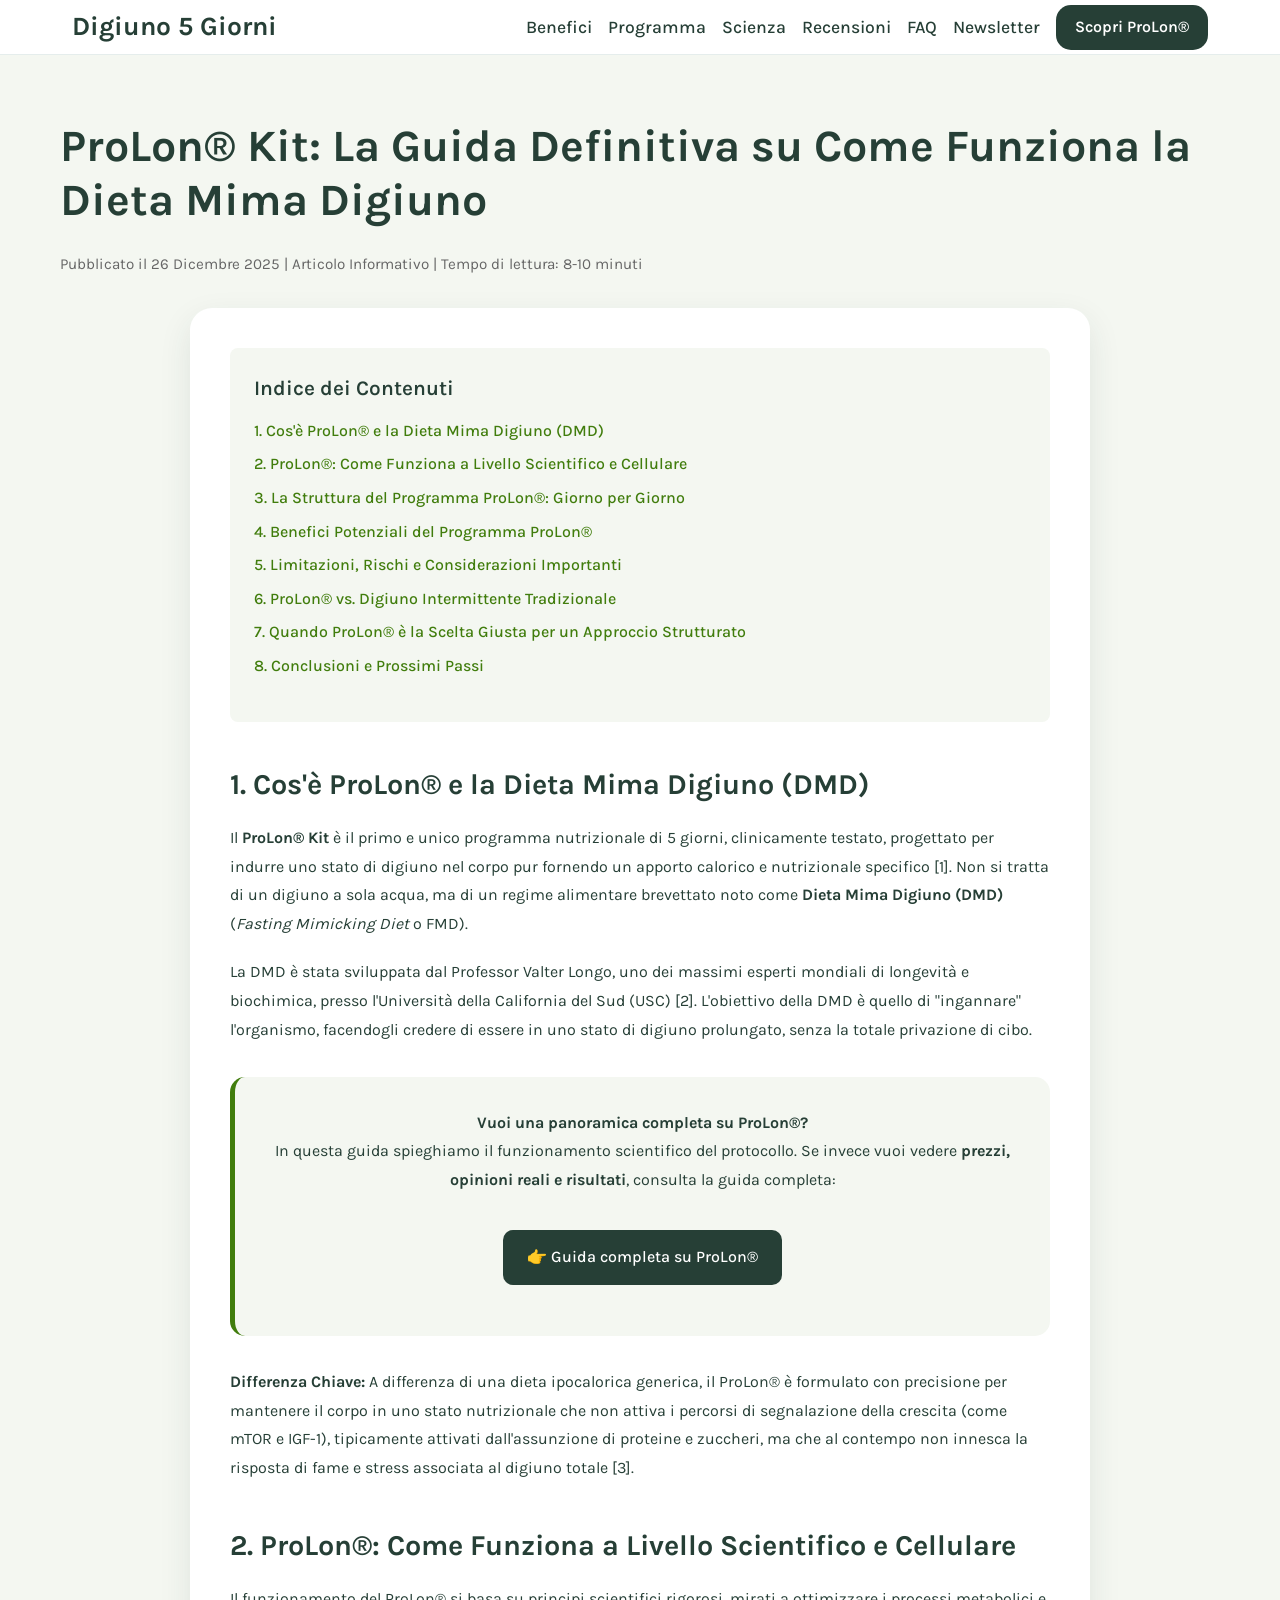
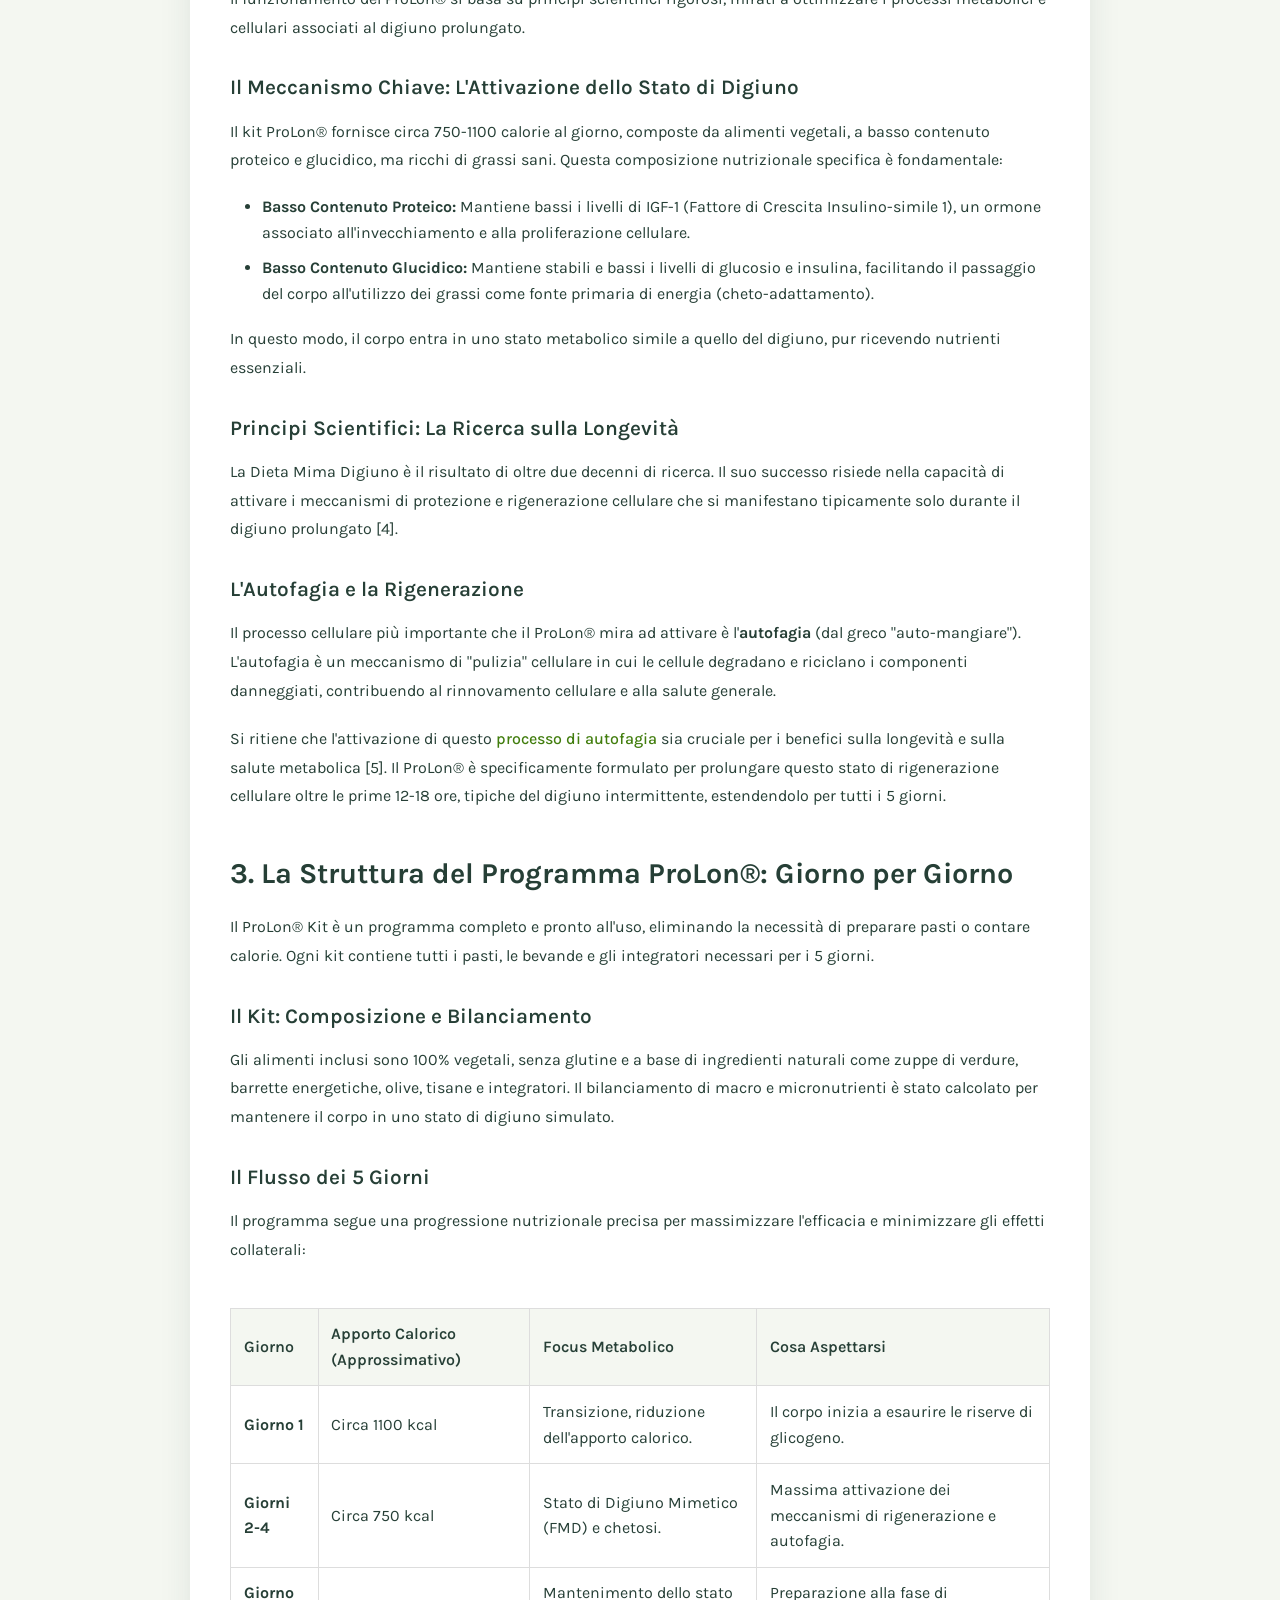
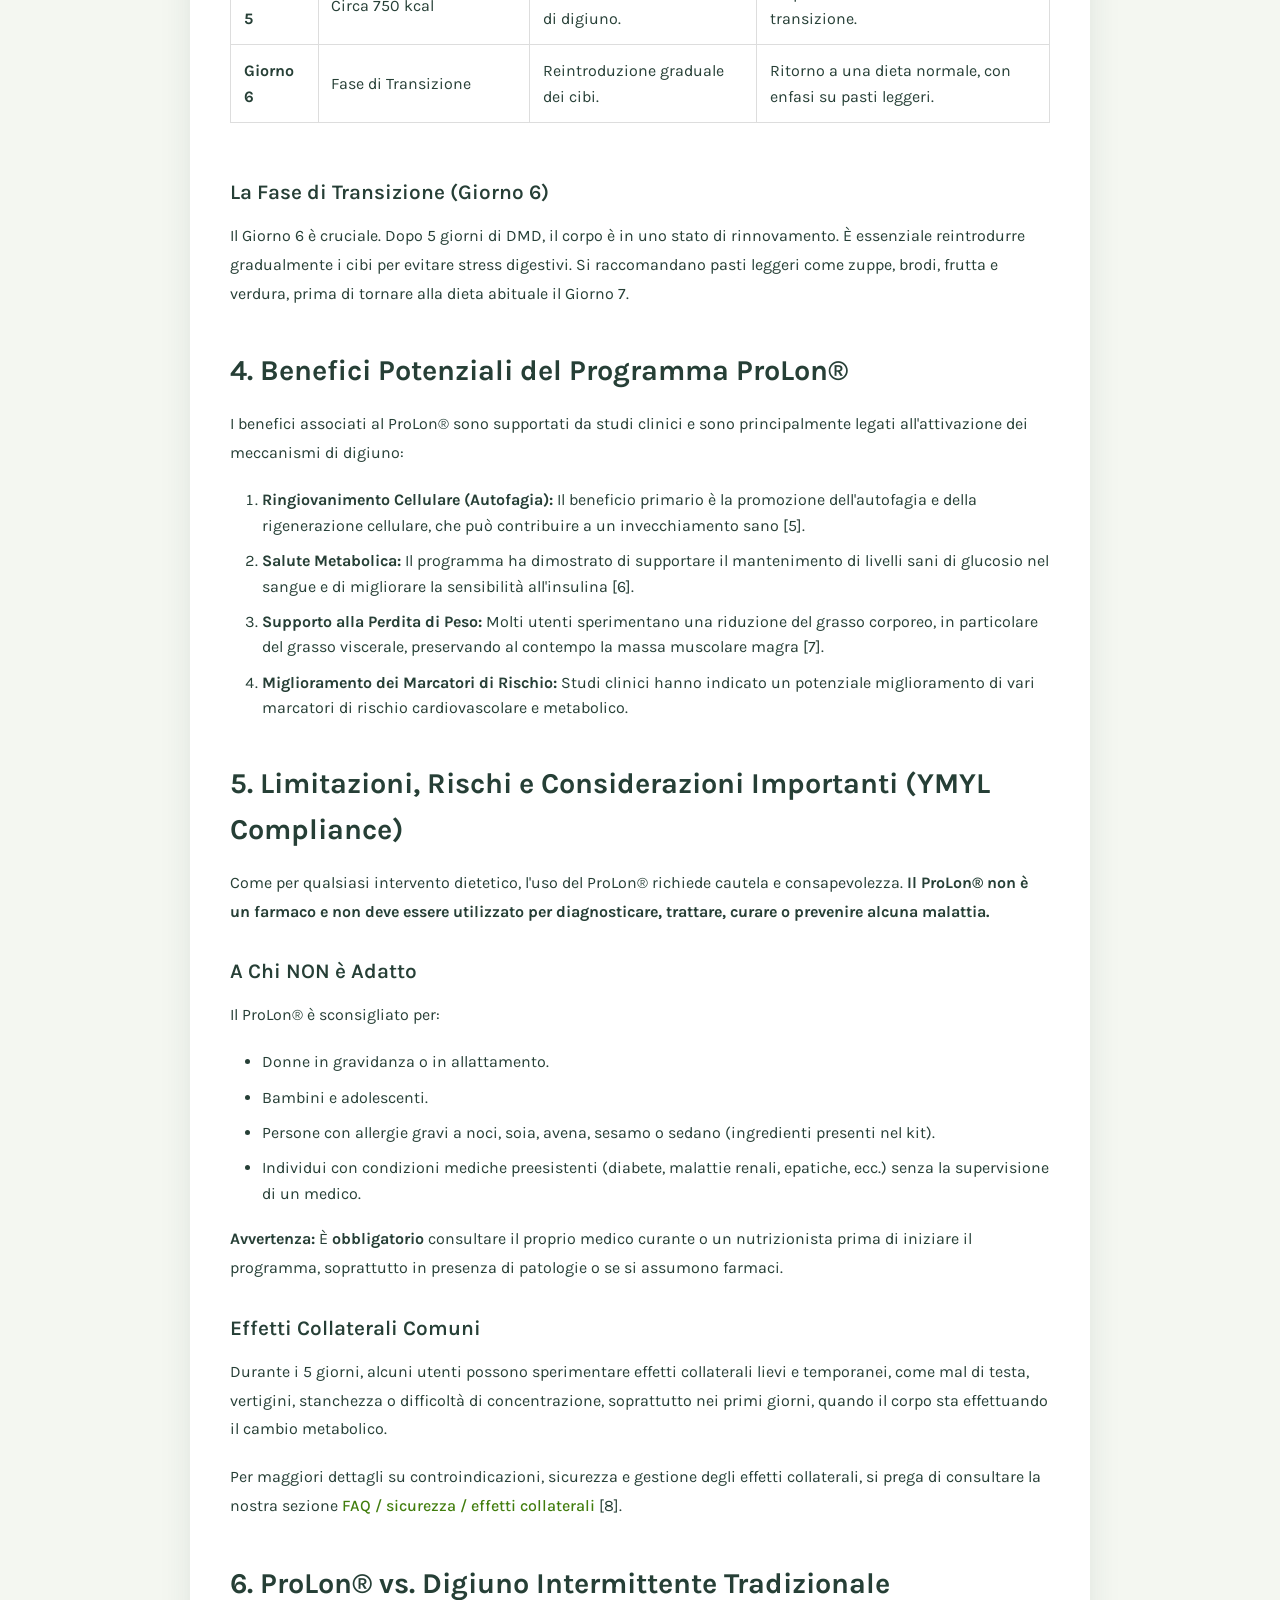
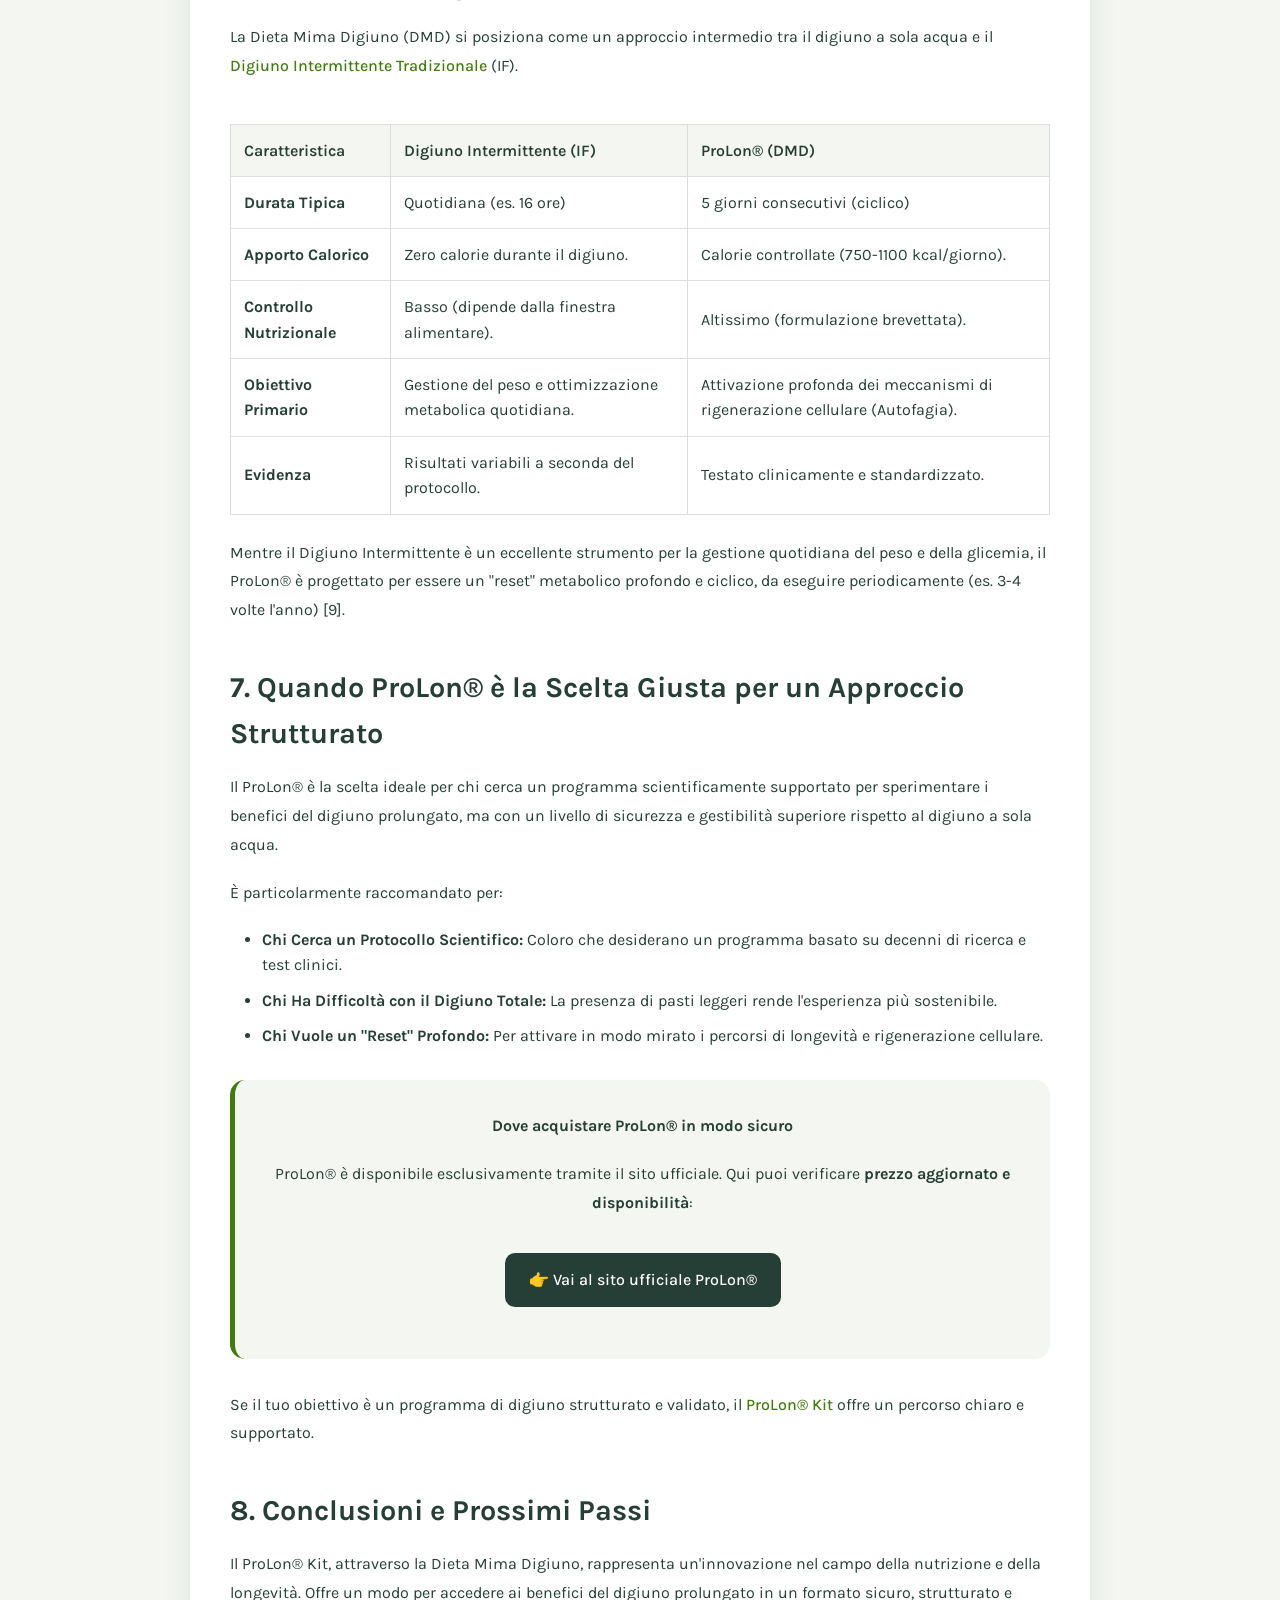
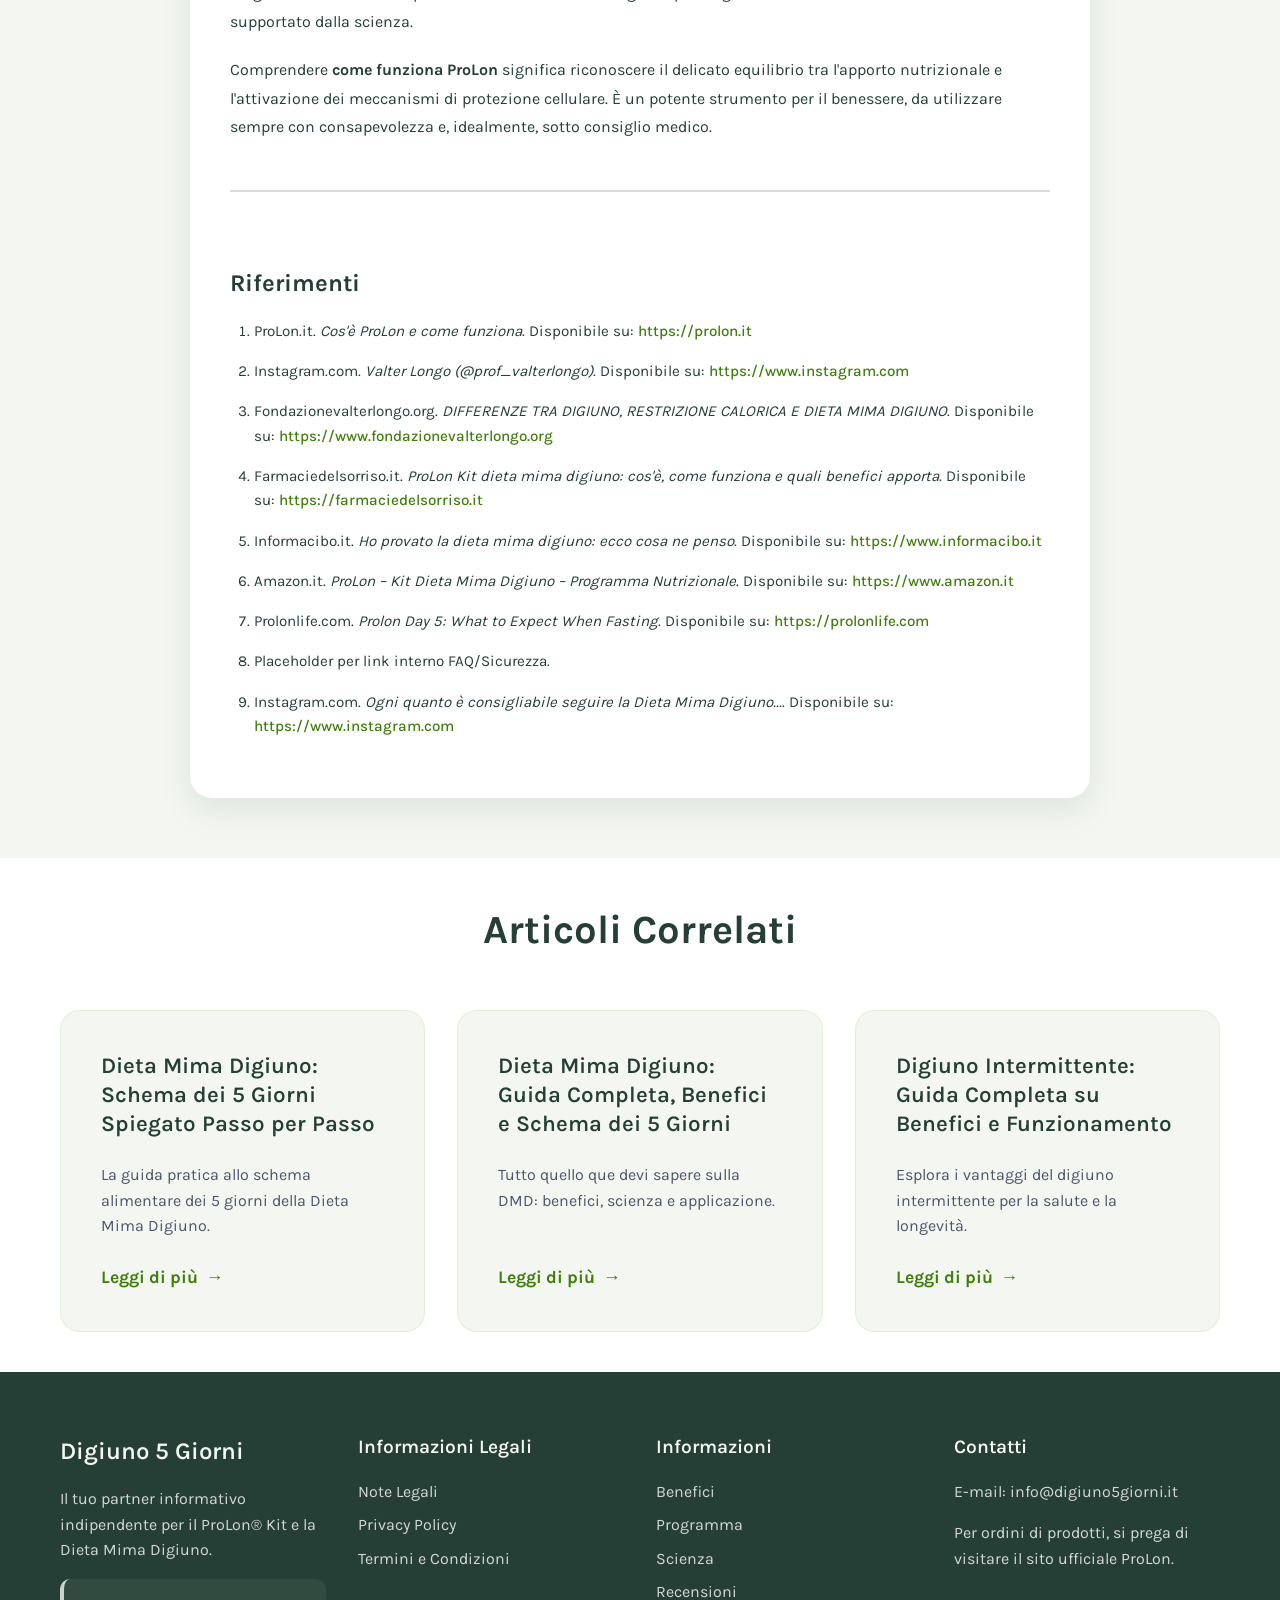
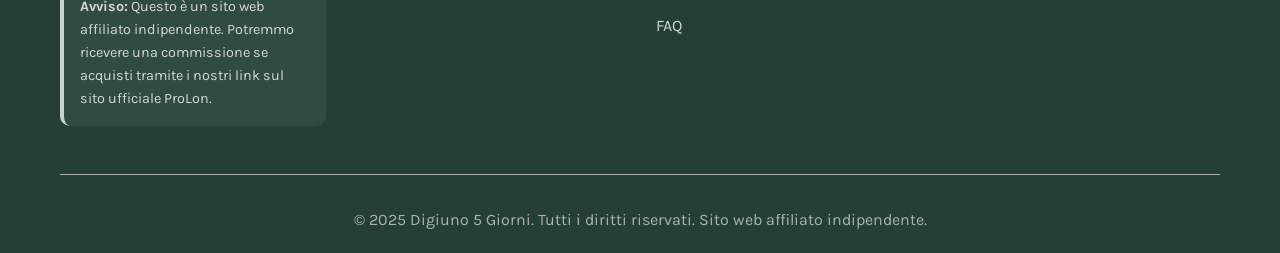
<file: come-funziona-prolon.html>
<!DOCTYPE html>
<html lang="it">
<head>
    <meta charset="UTF-8" />
    <meta name="viewport" content="width=device-width, initial-scale=1.0" />
    <title>ProLon: come funziona davvero la dieta mima digiuno (5 giorni)</title>
    <meta name="description" content="Scopri il meccanismo scientifico di ProLon: il programma di 5 giorni che mima il digiuno. Analisi della DMD, struttura e benefici supportati dalla ricerca." />

    <!-- Canonical, Favicon, Hreflang -->
    <link rel="canonical" href="https://digiuno5giorni.it/come-funziona-prolon" />
    <link rel="icon" href="favicon.ico" sizes="any">

	<link rel="icon" type="image/png" sizes="16x16" href="favicon-16.png">
	<link rel="icon" type="image/png" sizes="32x32" href="favicon-32.png">
	<link rel="icon" type="image/png" sizes="48x48" href="favicon-48.png">

	<link rel="apple-touch-icon" href="apple-touch-icon.png">

	<link rel="icon" type="image/png" sizes="192x192" href="favicon-192.png">
	<link rel="icon" type="image/png" sizes="512x512" href="favicon-512.png">

    <link rel="alternate" hreflang="it" href="https://digiuno5giorni.it/come-funziona-prolon" />
    <link rel="alternate" hreflang="x-default" href="https://digiuno5giorni.it/come-funziona-prolon" />

    <!-- Preconnect to essential third-party domains -->
    
    
    <link rel="preconnect" href="https://www.googletagmanager.com" crossorigin />
    <link rel="preconnect" href="https://www.google-analytics.com" crossorigin />

    <!-- Preload Google Fonts (non-blocking ) -->
    
    <noscript>
        
    </noscript>

    <!-- 1. Critical CSS for instant rendering of the 'above-the-fold' content -->
<style>
*{margin:0;padding:0;box-sizing:border-box}
html{scroll-behavior:smooth}
body{font-family:'Karla',sans-serif;line-height:1.6;color:#263f36;overflow-x:hidden}
.container{max-width:1200px;margin:0 auto;padding:0 20px}
.header{position:fixed;top:0;width:100%;background:rgba(255,255,255,.95);backdrop-filter:blur(10px);z-index:1000;transition:.3s;border-bottom:1px solid rgba(38,63,54,.1)}
.nav-container{display:flex;justify-content:space-between;align-items:center;padding:1rem 2rem;max-width:1200px;margin:0 auto;position:relative}
.logo,.logo a{color:#263f36;font-size:2rem;font-weight:700;text-decoration:none}
.logo{flex-shrink:0}
.logo a{display:inline-block}
.nav-menu{display:flex;list-style:none;gap:2rem;font-size:1.1rem;position:absolute;left:50%;transform:translateX(-50%)}
.nav-menu a{text-decoration:none;color:#263f36;font-weight:500;transition:.3s}
.nav-menu a:hover{color:#417d0d}
.header-btn{margin-left:auto;flex-shrink:0}
.header-cta-btn{background:#263f36;color:#fff;padding:.6rem 1.2rem;border-radius:15px;text-decoration:none;font-weight:600;font-size:1.2rem;transition:.3s;border:none;cursor:pointer;margin-left:auto;flex-shrink:0;white-space:nowrap}
.header-cta-btn:hover{background:#417d0d;color:#fff;transform:translateY(-1px)}
.hamburger{display:none;flex-direction:column;cursor:pointer;flex-shrink:0}
.hamburger span{width:25px;height:3px;background:#263f36;margin:3px 0;transition:.3s}
.article-hero{padding:120px 0 20px;background:#f4f7f1;display:flex;align-items:center}
.article-hero-container{max-width:1200px;margin:0 auto;padding:0 20px}
.article-title{font-size:2.8rem;font-weight:700;color:#263f36;margin-bottom:1.5rem;line-height:1.2}
.article-meta{font-size:.95rem;color:#666;margin-bottom:2rem}
.article-content{padding:40px 0 60px;background:#f4f7f1}
.article-body{max-width:900px;margin:-60px auto 0;padding:40px;background:#fff;border-radius:22px;box-shadow:0 12px 32px rgba(38,63,54,.1);position:relative;z-index:2}
.article-body h2{font-size:1.8rem;font-weight:700;color:#263f36;margin:2.5rem 0 1rem}
.article-body h3{font-size:1.3rem;font-weight:600;color:#263f36;margin:1.8rem 0 .8rem}
.article-body p{margin-bottom:1.2rem;line-height:1.8}
.article-body ul,.article-body ol{margin:0 0 1.2rem 2rem}
.article-body li{margin-bottom:.6rem}
.article-body table{width:100%;border-collapse:collapse;margin:1.5rem 0}
.article-body table th,.article-body table td{border:1px solid #ddd;padding:.8rem;text-align:left}
.article-body table th{background:#f4f7f1;font-weight:600}
.article-body a{color:#417d0d;text-decoration:none;font-weight:500}
.article-body a:hover{text-decoration:underline}
.toc{background:#f4f7f1;padding:1.5rem;border-radius:8px}
.toc h3{margin-top:0}
.toc ul{list-style:none;margin-left:0}
.toc li{margin-bottom:.5rem}
.toc a{color:#417d0d}
.references{margin-top:3rem;padding-top:2rem;border-top:2px solid #ddd}
.references h2{font-size:1.5rem}
.references ol{margin-left:1.5rem}
.references li{margin-bottom:1rem;font-size:.95rem}

@media(max-width:768px){
.nav-container{justify-content:flex-start;gap:1rem}
.hamburger{display:flex;order:1}
.logo{order:2;flex-grow:1;text-align:center;font-size:1.8rem}
.header-cta-btn{order:3;margin-left:0;padding:.5rem 1rem;font-size:1.15rem;display:none}
.nav-menu{display:none;flex-direction:column;position:absolute;top:100%;left:0;width:100%;background:#f4f7f1;padding:2rem 0;box-shadow:0 2px 10px rgba(38,63,54,.1);transform:none}
.nav-menu.active{display:flex}
.hamburger.active span:nth-child(1){transform:rotate(-45deg) translate(-5px,6px)}
.hamburger.active span:nth-child(2){opacity:0}
.hamburger.active span:nth-child(3){transform:rotate(45deg) translate(-5px,-6px)}
.article-body{margin:-40px 14px 0;padding:24px 20px;border-radius:16px}
.article-title{font-size:2rem}
.article-body h2{font-size:1.5rem}
.article-body h3{font-size:1.1rem}
}

@media(max-width:480px){
.article-title{font-size:1.6rem}
.article-body h2{font-size:1.3rem}
.article-body h3{font-size:1rem}
.article-body table{font-size:.9rem}
.article-body table th,.article-body table td{padding:.5rem}
}

@media(min-width:769px) and (max-width:1024px){
.article-body{margin:-40px 14px 0;padding:24px 20px;border-radius:16px}
.nav-container{justify-content:flex-start;gap:1rem}
.hamburger{display:flex;order:1;z-index:1001}
.logo{order:2;flex-grow:1;text-align:center;font-size:1.8rem}
.header-cta-btn{display:none}
.nav-menu{display:none;flex-direction:column;position:absolute;top:100%;left:0;width:100%;background:#f4f7f1;padding:2rem 0;box-shadow:0 2px 10px rgba(0,78,71,.1);transform:none}
.nav-menu.active{display:flex}
.nav-menu li{margin:.1rem 0;box-shadow:0 2px 10px rgba(0,78,71,.1);width:100%}
.nav-menu a{font-size:1.2rem;padding:1rem;display:block;width:100%;text-align:center;border-radius:2px;transition:.3s}
.nav-menu a:hover{background:#417d0d;color:#fff}
.hamburger span{width:25px;height:3px;background:#263f36;margin:3px 0;transition:.3s}
.hamburger.active span:nth-child(1){transform:rotate(-45deg) translate(-5px,6px)}
.hamburger.active span:nth-child(2){opacity:0}
.hamburger.active span:nth-child(3){transform:rotate(45deg) translate(-5px,-6px)}
.hero-container{grid-template-columns:1fr;gap:2rem;text-align:center}
.hero-buttons{justify-content:center}
}
</style>

    <!-- 2. Defer loading of the full stylesheet -->
    <link rel="stylesheet" href="styles.css?v=20260924b" />

    <!-- 3. Fallback for browsers with JavaScript disabled -->
    <noscript>
        <link rel="stylesheet" href="styles.css?v=20260924b" />
    </noscript>
    
<!-- Article Schema -->
<script type="application/ld+json">
{
  "@context": "https://schema.org",
  "@type": "Article",
  "headline": "ProLon: come funziona davvero la dieta mima digiuno (5 giorni)",
  "description": "Scopri il meccanismo scientifico di ProLon: il programma di 5 giorni che mima il digiuno. Analisi della DMD, struttura e benefici supportati dalla ricerca.",
  "image": "images/ProLon-5-Giorni-1080.webp",
  "datePublished": "2025-12-26",
  "dateModified": "2025-12-26",
  "author": {
    "@type": "Organization",
    "name": "Digiuno 5 Giorni"
  },
  "publisher": {
    "@type": "Organization",
    "name": "Digiuno 5 Giorni",
    "logo": {
      "@type": "ImageObject",
      "url": "https://digiuno5giorni.it/favicon-300x300.png"
    }
  }
}
</script>
<!-- FAQ Schema -->
<script type="application/ld+json">
{
  "@context": "https://schema.org",
  "@type": "FAQPage",
  "mainEntity": [
    {
      "@type": "Question",
      "name": "Cos'è ProLon e la Dieta Mima Digiuno?",
      "acceptedAnswer": {
        "@type": "Answer",
        "text": "ProLon è il primo e unico programma nutrizionale di 5 giorni, clinicamente testato, progettato per indurre uno stato di digiuno nel corpo pur fornendo un apporto calorico e nutrizionale specifico. È una Dieta Mima Digiuno (DMD) sviluppata dal Professor Valter Longo."
      }
    },
    {
      "@type": "Question",
      "name": "Come funziona ProLon a livello scientifico?",
      "acceptedAnswer": {
        "@type": "Answer",
        "text": "ProLon fornisce circa 750-1100 calorie al giorno, composte da alimenti vegetali a basso contenuto proteico e glucidico, ma ricchi di grassi sani. Questa composizione mantiene il corpo in uno stato metabolico simile al digiuno, attivando l'autofagia e i meccanismi di rigenerazione cellulare."
      }
    },
    {
      "@type": "Question",
      "name": "Qual è la struttura del programma ProLon?",
      "acceptedAnswer": {
        "@type": "Answer",
        "text": "ProLon è un programma di 5 giorni con apporto calorico variabile: il Giorno 1 fornisce circa 1100 kcal, i Giorni 2-5 forniscono circa 750 kcal. Il Giorno 6 è una fase di transizione per reintrodurre gradualmente i cibi normali."
      }
    },
    {
      "@type": "Question",
      "name": "Chi non dovrebbe usare ProLon?",
      "acceptedAnswer": {
        "@type": "Answer",
        "text": "ProLon non è adatto a donne in gravidanza o allattamento, bambini, persone con allergie agli ingredienti del kit, o individui con condizioni mediche preesistenti senza supervisione medica. È obbligatorio consultare un medico prima di iniziare."
      }
    }
  ]
}
</script>

<link rel="preload" href="fonts/karla-variable.woff2" as="font" type="font/woff2" crossorigin>
</head>
<body>

<header class="header">
        <nav class="nav">
            <div class="nav-container">
                <div class="logo">
					<a href="index.html" aria-label="ProLon">
						<span class="site-title">Digiuno 5 Giorni</span>
					</a>
				</div>
                <ul class="nav-menu" id="siteNavigation">
                    <li><a href="index.html#benefits">Benefici</a></li>
                    <li><a href="index.html#ingredients">Programma</a></li>
                    <li><a href="index.html#science">Scienza</a></li>
					<li><a href="index.html#recensioni">Recensioni</a></li>
                    <li><a href="index.html#faq">FAQ</a></li>
                <li><a href="index.html#newsletter">Newsletter</a></li></ul>
                <a href="https://prolon.it/C4Gg3l" class="header-cta-btn" target="_blank" rel="noopener nofollow sponsored">Scopri ProLon®</a>
                <button type="button" class="hamburger" aria-label="Apri menu" aria-expanded="false" aria-controls="siteNavigation">
                    <span></span>
                    <span></span>
                    <span></span>
                </button>
            </div>
        </nav>
    </header>
<div id="menuOverlay"></div>
    <!-- Header -->
    

    <!-- Article Hero Section -->

    <section class="article-hero">
        <div class="article-hero-container">
            <h1 class="article-title">ProLon® Kit: La Guida Definitiva su Come Funziona la Dieta Mima Digiuno</h1>
            <div class="article-meta">
                <span>Pubblicato il 26 Dicembre 2025 | Articolo Informativo | Tempo di lettura: 8-10 minuti</span>
            </div>
        </div>
    </section>

    <!-- Article Content Section -->
    <section class="article-content">
        <div class="article-body">
            
            <!-- Table of Contents -->
            <div class="toc">
                <h3>Indice dei Contenuti</h3>
                <ul>
                    <li><a href="#sezione-1">1. Cos'è ProLon® e la Dieta Mima Digiuno (DMD)</a></li>
                    <li><a href="#sezione-2">2. ProLon®: Come Funziona a Livello Scientifico e Cellulare</a></li>
                    <li><a href="#sezione-3">3. La Struttura del Programma ProLon®: Giorno per Giorno</a></li>
                    <li><a href="#sezione-4">4. Benefici Potenziali del Programma ProLon®</a></li>
                    <li><a href="#sezione-5">5. Limitazioni, Rischi e Considerazioni Importanti</a></li>
                    <li><a href="#sezione-6">6. ProLon® vs. Digiuno Intermittente Tradizionale</a></li>
                    <li><a href="#sezione-7">7. Quando ProLon® è la Scelta Giusta per un Approccio Strutturato</a></li>
                    <li><a href="#sezione-8">8. Conclusioni e Prossimi Passi</a></li>
                </ul>
            </div>

            <!-- Section 1 -->
            <h2 id="sezione-1">1. Cos'è ProLon® e la Dieta Mima Digiuno (DMD)</h2>
            
            <p>Il <strong>ProLon® Kit</strong> è il primo e unico programma nutrizionale di 5 giorni, clinicamente testato, progettato per indurre uno stato di digiuno nel corpo pur fornendo un apporto calorico e nutrizionale specifico [1]. Non si tratta di un digiuno a sola acqua, ma di un regime alimentare brevettato noto come <strong>Dieta Mima Digiuno (DMD)</strong> (<em>Fasting Mimicking Diet</em> o FMD).</p>

            <p>La DMD è stata sviluppata dal Professor Valter Longo, uno dei massimi esperti mondiali di longevità e biochimica, presso l'Università della California del Sud (USC) [2]. L'obiettivo della DMD è quello di "ingannare" l'organismo, facendogli credere di essere in uno stato di digiuno prolungato, senza la totale privazione di cibo.</p>

            
<div class="cta-box">
  <p><strong>Vuoi una panoramica completa su ProLon®?</strong><br>
  In questa guida spieghiamo il funzionamento scientifico del protocollo.
  Se invece vuoi vedere <strong>prezzi, opinioni reali e risultati</strong>, consulta la guida completa:</p>
  <p><a href="index.html" class="cta-link">👉 Guida completa su ProLon®</a></p>
</div>

            <p><strong>Differenza Chiave:</strong> A differenza di una dieta ipocalorica generica, il ProLon® è formulato con precisione per mantenere il corpo in uno stato nutrizionale che non attiva i percorsi di segnalazione della crescita (come mTOR e IGF-1), tipicamente attivati dall'assunzione di proteine e zuccheri, ma che al contempo non innesca la risposta di fame e stress associata al digiuno totale [3].</p>

            <!-- Section 2 -->
            <h2 id="sezione-2">2. ProLon®: Come Funziona a Livello Scientifico e Cellulare</h2>
            
            <p>Il funzionamento del ProLon® si basa su principi scientifici rigorosi, mirati a ottimizzare i processi metabolici e cellulari associati al digiuno prolungato.</p>

            <h3>Il Meccanismo Chiave: L'Attivazione dello Stato di Digiuno</h3>

            <p>Il kit ProLon® fornisce circa 750-1100 calorie al giorno, composte da alimenti vegetali, a basso contenuto proteico e glucidico, ma ricchi di grassi sani. Questa composizione nutrizionale specifica è fondamentale:</p>
            <ul>
                <li><strong>Basso Contenuto Proteico:</strong> Mantiene bassi i livelli di IGF-1 (Fattore di Crescita Insulino-simile 1), un ormone associato all'invecchiamento e alla proliferazione cellulare.</li>
                <li><strong>Basso Contenuto Glucidico:</strong> Mantiene stabili e bassi i livelli di glucosio e insulina, facilitando il passaggio del corpo all'utilizzo dei grassi come fonte primaria di energia (cheto-adattamento).</li>
            </ul>

            <p>In questo modo, il corpo entra in uno stato metabolico simile a quello del digiuno, pur ricevendo nutrienti essenziali.</p>

            <h3>Principi Scientifici: La Ricerca sulla Longevità</h3>

            <p>La Dieta Mima Digiuno è il risultato di oltre due decenni di ricerca. Il suo successo risiede nella capacità di attivare i meccanismi di protezione e rigenerazione cellulare che si manifestano tipicamente solo durante il digiuno prolungato [4].</p>

            <h3>L'Autofagia e la Rigenerazione</h3>

            <p>Il processo cellulare più importante che il ProLon® mira ad attivare è l'<strong>autofagia</strong> (dal greco "auto-mangiare"). L'autofagia è un meccanismo di "pulizia" cellulare in cui le cellule degradano e riciclano i componenti danneggiati, contribuendo al rinnovamento cellulare e alla salute generale.</p>

            <p>Si ritiene che l'attivazione di questo <a href="index.html#faq">processo di autofagia</a> sia cruciale per i benefici sulla longevità e sulla salute metabolica [5]. Il ProLon® è specificamente formulato per prolungare questo stato di rigenerazione cellulare oltre le prime 12-18 ore, tipiche del digiuno intermittente, estendendolo per tutti i 5 giorni.</p>

            <!-- Section 3 -->
            <h2 id="sezione-3">3. La Struttura del Programma ProLon®: Giorno per Giorno</h2>
            
            <p>Il ProLon® Kit è un programma completo e pronto all'uso, eliminando la necessità di preparare pasti o contare calorie. Ogni kit contiene tutti i pasti, le bevande e gli integratori necessari per i 5 giorni.</p>

            <h3>Il Kit: Composizione e Bilanciamento</h3>

            <p>Gli alimenti inclusi sono 100% vegetali, senza glutine e a base di ingredienti naturali come zuppe di verdure, barrette energetiche, olive, tisane e integratori. Il bilanciamento di macro e micronutrienti è stato calcolato per mantenere il corpo in uno stato di digiuno simulato.</p>

            <h3>Il Flusso dei 5 Giorni</h3>

            <p>Il programma segue una progressione nutrizionale precisa per massimizzare l'efficacia e minimizzare gli effetti collaterali:</p>

		<div class="table-scroll">
            <table>
                <thead>
                    <tr>
                        <th>Giorno</th>
                        <th>Apporto Calorico (Approssimativo)</th>
                        <th>Focus Metabolico</th>
                        <th>Cosa Aspettarsi</th>
                    </tr>
                </thead>
                <tbody>
                    <tr>
                        <td><strong>Giorno 1</strong></td>
                        <td>Circa 1100 kcal</td>
                        <td>Transizione, riduzione dell'apporto calorico.</td>
                        <td>Il corpo inizia a esaurire le riserve di glicogeno.</td>
                    </tr>
                    <tr>
                        <td><strong>Giorni 2-4</strong></td>
                        <td>Circa 750 kcal</td>
                        <td>Stato di Digiuno Mimetico (FMD) e chetosi.</td>
                        <td>Massima attivazione dei meccanismi di rigenerazione e autofagia.</td>
                    </tr>
                    <tr>
                        <td><strong>Giorno 5</strong></td>
                        <td>Circa 750 kcal</td>
                        <td>Mantenimento dello stato di digiuno.</td>
                        <td>Preparazione alla fase di transizione.</td>
                    </tr>
                    <tr>
                        <td><strong>Giorno 6</strong></td>
                        <td>Fase di Transizione</td>
                        <td>Reintroduzione graduale dei cibi.</td>
                        <td>Ritorno a una dieta normale, con enfasi su pasti leggeri.</td>
                    </tr>
                </tbody>
            </table>
		</div>
		
            <h3>La Fase di Transizione (Giorno 6)</h3>

            <p>Il Giorno 6 è cruciale. Dopo 5 giorni di DMD, il corpo è in uno stato di rinnovamento. È essenziale reintrodurre gradualmente i cibi per evitare stress digestivi. Si raccomandano pasti leggeri come zuppe, brodi, frutta e verdura, prima di tornare alla dieta abituale il Giorno 7.</p>

            <!-- Section 4 -->
            <h2 id="sezione-4">4. Benefici Potenziali del Programma ProLon®</h2>
            
            <p>I benefici associati al ProLon® sono supportati da studi clinici e sono principalmente legati all'attivazione dei meccanismi di digiuno:</p>

            <ol>
                <li><strong>Ringiovanimento Cellulare (Autofagia):</strong> Il beneficio primario è la promozione dell'autofagia e della rigenerazione cellulare, che può contribuire a un invecchiamento sano [5].</li>
                <li><strong>Salute Metabolica:</strong> Il programma ha dimostrato di supportare il mantenimento di livelli sani di glucosio nel sangue e di migliorare la sensibilità all'insulina [6].</li>
                <li><strong>Supporto alla Perdita di Peso:</strong> Molti utenti sperimentano una riduzione del grasso corporeo, in particolare del grasso viscerale, preservando al contempo la massa muscolare magra [7].</li>
                <li><strong>Miglioramento dei Marcatori di Rischio:</strong> Studi clinici hanno indicato un potenziale miglioramento di vari marcatori di rischio cardiovascolare e metabolico.</li>
            </ol>

            <!-- Section 5 -->
            <h2 id="sezione-5">5. Limitazioni, Rischi e Considerazioni Importanti (YMYL Compliance)</h2>
            
            <p>Come per qualsiasi intervento dietetico, l'uso del ProLon® richiede cautela e consapevolezza. <strong>Il ProLon® non è un farmaco e non deve essere utilizzato per diagnosticare, trattare, curare o prevenire alcuna malattia.</strong></p>

            <h3>A Chi NON è Adatto</h3>

            <p>Il ProLon® è sconsigliato per:</p>
            <ul>
                <li>Donne in gravidanza o in allattamento.</li>
                <li>Bambini e adolescenti.</li>
                <li>Persone con allergie gravi a noci, soia, avena, sesamo o sedano (ingredienti presenti nel kit).</li>
                <li>Individui con condizioni mediche preesistenti (diabete, malattie renali, epatiche, ecc.) senza la supervisione di un medico.</li>
            </ul>

            <p><strong>Avvertenza:</strong> È <strong>obbligatorio</strong> consultare il proprio medico curante o un nutrizionista prima di iniziare il programma, soprattutto in presenza di patologie o se si assumono farmaci.</p>

            <h3>Effetti Collaterali Comuni</h3>

            <p>Durante i 5 giorni, alcuni utenti possono sperimentare effetti collaterali lievi e temporanei, come mal di testa, vertigini, stanchezza o difficoltà di concentrazione, soprattutto nei primi giorni, quando il corpo sta effettuando il cambio metabolico.</p>

            <p>Per maggiori dettagli su controindicazioni, sicurezza e gestione degli effetti collaterali, si prega di consultare la nostra sezione <a href="index.html#faq">FAQ / sicurezza / effetti collaterali</a> [8].</p>

            <!-- Section 6 -->
            <h2 id="sezione-6">6. ProLon® vs. Digiuno Intermittente Tradizionale</h2>
            
            <p>La Dieta Mima Digiuno (DMD) si posiziona come un approccio intermedio tra il digiuno a sola acqua e il <a href="digiuno-intermittente-come-funziona.html">Digiuno Intermittente Tradizionale</a> (IF).</p>
		
		<div class="table-scroll">
            <table>
                <thead>
                    <tr>
                        <th>Caratteristica</th>
                        <th>Digiuno Intermittente (IF)</th>
                        <th>ProLon® (DMD)</th>
                    </tr>
                </thead>
                <tbody>
                    <tr>
                        <td><strong>Durata Tipica</strong></td>
                        <td>Quotidiana (es. 16 ore)</td>
                        <td>5 giorni consecutivi (ciclico)</td>
                    </tr>
                    <tr>
                        <td><strong>Apporto Calorico</strong></td>
                        <td>Zero calorie durante il digiuno.</td>
                        <td>Calorie controllate (750-1100 kcal/giorno).</td>
                    </tr>
                    <tr>
                        <td><strong>Controllo Nutrizionale</strong></td>
                        <td>Basso (dipende dalla finestra alimentare).</td>
                        <td>Altissimo (formulazione brevettata).</td>
                    </tr>
                    <tr>
                        <td><strong>Obiettivo Primario</strong></td>
                        <td>Gestione del peso e ottimizzazione metabolica quotidiana.</td>
                        <td>Attivazione profonda dei meccanismi di rigenerazione cellulare (Autofagia).</td>
                    </tr>
                    <tr>
                        <td><strong>Evidenza</strong></td>
                        <td>Risultati variabili a seconda del protocollo.</td>
                        <td>Testato clinicamente e standardizzato.</td>
                    </tr>
                </tbody>
            </table>
		</div>
		
            <p>Mentre il Digiuno Intermittente è un eccellente strumento per la gestione quotidiana del peso e della glicemia, il ProLon® è progettato per essere un "reset" metabolico profondo e ciclico, da eseguire periodicamente (es. 3-4 volte l'anno) [9].</p>

            <!-- Section 7 -->
            <h2 id="sezione-7">7. Quando ProLon® è la Scelta Giusta per un Approccio Strutturato</h2>
            
            <p>Il ProLon® è la scelta ideale per chi cerca un programma scientificamente supportato per sperimentare i benefici del digiuno prolungato, ma con un livello di sicurezza e gestibilità superiore rispetto al digiuno a sola acqua.</p>

            <p>È particolarmente raccomandato per:</p>
            <ul>
                <li><strong>Chi Cerca un Protocollo Scientifico:</strong> Coloro che desiderano un programma basato su decenni di ricerca e test clinici.</li>
                <li><strong>Chi Ha Difficoltà con il Digiuno Totale:</strong> La presenza di pasti leggeri rende l'esperienza più sostenibile.</li>
                <li><strong>Chi Vuole un "Reset" Profondo:</strong> Per attivare in modo mirato i percorsi di longevità e rigenerazione cellulare.</li>
            </ul>

            
<div class="cta-box">
  <p><strong>Dove acquistare ProLon® in modo sicuro</strong></p>
  <p>ProLon® è disponibile esclusivamente tramite il sito ufficiale.
  Qui puoi verificare <strong>prezzo aggiornato e disponibilità</strong>:</p>
  <p>
    <a href="https://prolon.it/sSlZiR" target="_blank" rel="noopener nofollow sponsored" class="cta-link">
      👉 Vai al sito ufficiale ProLon®
    </a>
  </p>
</div>

<p>Se il tuo obiettivo è un programma di digiuno strutturato e validato, il <a href="index.html">ProLon® Kit</a> offre un percorso chiaro e supportato.</p>

            <!-- Section 8 -->
            <h2 id="sezione-8">8. Conclusioni e Prossimi Passi</h2>
            
            <p>Il ProLon® Kit, attraverso la Dieta Mima Digiuno, rappresenta un'innovazione nel campo della nutrizione e della longevità. Offre un modo per accedere ai benefici del digiuno prolungato in un formato sicuro, strutturato e supportato dalla scienza.</p>

            <p>Comprendere <strong>come funziona ProLon</strong> significa riconoscere il delicato equilibrio tra l'apporto nutrizionale e l'attivazione dei meccanismi di protezione cellulare. È un potente strumento per il benessere, da utilizzare sempre con consapevolezza e, idealmente, sotto consiglio medico.</p>

            <!-- References Section -->
            <div class="references">
                <h2>Riferimenti</h2>
                <ol>
                    <li>ProLon.it. <em>Cos'è ProLon e come funziona</em>. Disponibile su: <a href="https://prolon.it/pages/cose-prolon" target="_blank" rel="noopener">https://prolon.it</a></li>
                    <li>Instagram.com. <em>Valter Longo (@prof_valterlongo)</em>. Disponibile su: <a href="https://www.instagram.com/prof_valterlongo/" target="_blank" rel="noopener">https://www.instagram.com</a></li>
                    <li>Fondazionevalterlongo.org. <em>DIFFERENZE TRA DIGIUNO, RESTRIZIONE CALORICA E DIETA MIMA DIGIUNO</em>. Disponibile su: <a href="https://www.fondazionevalterlongo.org/differenze-tra-digiuno-restrizione-calorica-e-dieta-mima-digiuno/" target="_blank" rel="noopener">https://www.fondazionevalterlongo.org</a></li>
                    <li>Farmaciedelsorriso.it. <em>ProLon Kit dieta mima digiuno: cos'è, come funziona e quali benefici apporta</em>. Disponibile su: <a href="https://farmaciedelsorriso.it/prolon-kit-dieta-mima-digiuno-cose-come-funziona-e-quali-benefici-apporta" target="_blank" rel="noopener">https://farmaciedelsorriso.it</a></li>
                    <li>Informacibo.it. <em>Ho provato la dieta mima digiuno: ecco cosa ne penso</em>. Disponibile su: <a href="https://www.informacibo.it/ho-provato-la-dieta-mima-digiuno-di-valter-longo-ecco-cosa-ne-penso/" target="_blank" rel="noopener">https://www.informacibo.it</a></li>
                    <li>Amazon.it. <em>ProLon – Kit Dieta Mima Digiuno – Programma Nutrizionale</em>. Disponibile su: <a href="https://www.amazon.it/ProLon-Programma-Nutrizionale-Autofagia-Lenticchie/dp/B0D814D1LV" target="_blank" rel="noopener">https://www.amazon.it</a></li>
                    <li>Prolonlife.com. <em>Prolon Day 5: What to Expect When Fasting</em>. Disponibile su: <a href="https://prolonlife.com/pages/fasting-day5" target="_blank" rel="noopener">https://prolonlife.com</a></li>
                    <li>Placeholder per link interno FAQ/Sicurezza.</li>
                    <li>Instagram.com. <em>Ogni quanto è consigliabile seguire la Dieta Mima Digiuno...</em>. Disponibile su: <a href="https://www.instagram.com/p/DPTYDbuDJ6u/" target="_blank" rel="noopener">https://www.instagram.com</a></li>
                </ol>
            </div>

        </div>
    </section>

    
<!-- Footer -->

    <!-- Related Articles Section -->
    <section class="related-articles">
        <div class="container">
            <h2 class="section-title">Articoli Correlati</h2>
            <div class="articles-grid">
                <a href="dieta-mima-digiuno-schema-5-giorni.html" class="article-card">
                    <h3>Dieta Mima Digiuno: Schema dei 5 Giorni Spiegato Passo per Passo</h3>
                    <p>La guida pratica allo schema alimentare dei 5 giorni della Dieta Mima Digiuno.</p>
                    <span class="read-more">Leggi di più</span>
                </a>
                <a href="dieta-mima-digiuno.html" class="article-card">
                    <h3>Dieta Mima Digiuno: Guida Completa, Benefici e Schema dei 5 Giorni</h3>
                    <p>Tutto quello que devi sapere sulla DMD: benefici, scienza e applicazione.</p>
                    <span class="read-more">Leggi di più</span>
                </a>
                <a href="digiuno-intermittente-benefici.html" class="article-card">
                    <h3>Digiuno Intermittente: Guida Completa su Benefici e Funzionamento</h3>
                    <p>Esplora i vantaggi del digiuno intermittente per la salute e la longevità.</p>
                    <span class="read-more">Leggi di più</span>
                </a>
            </div>
        </div>
    </section>
    <footer class="footer">
        <div class="container">
            <div class="footer-content">
                <div class="footer-section">
					<h3><a href="index.html" class="footer-logo">Digiuno 5 Giorni</a></h3>
					<p>Il tuo partner informativo indipendente per il ProLon® Kit e la Dieta Mima Digiuno.</p>
					<p class="affiliate-notice">
					<strong>Avviso:</strong> Questo è un sito web affiliato indipendente. Potremmo ricevere una commissione se acquisti tramite i nostri link sul sito ufficiale ProLon.
					</p>
				</div>
                
                <div class="footer-section">
                    <h4>Informazioni Legali</h4>
                    <ul>
                        <li><a href="note-legali.html">Note Legali</a></li>
                        <li><a href="privacy-policy.html">Privacy Policy</a></li>
                        <li><a href="termini-e-condizioni.html">Termini e Condizioni</a></li>
                    </ul>
                </div>
                
                <div class="footer-section">
                    <h4>Informazioni</h4>
                    <ul>
                        <li><a href="index.html#benefits">Benefici</a></li>
                        <li><a href="index.html#ingredients">Programma</a></li>
                        <li><a href="index.html#science">Scienza</a></li>
						<li><a href="index.html#recensioni">Recensioni</a></li>
                        <li><a href="index.html#faq">FAQ</a></li>                        
                    </ul>
                </div>
                
                <div class="footer-section">
                    <h4>Contatti</h4>
                    <p>E-mail: info@digiuno5giorni.it</p>
                    <p>Per ordini di prodotti, si prega di visitare il sito ufficiale ProLon.</p>
                </div>
            </div>
            
            <div class="footer-bottom">
                <p>&copy; 2025 Digiuno 5 Giorni. Tutti i diritti riservati. Sito web affiliato indipendente.</p>
            </div>
        </div>
    </footer>

    <script src="script.js?v=20260924b" defer></script>
    <script src="gtag.js" async></script>
</body>
</html>
</file>
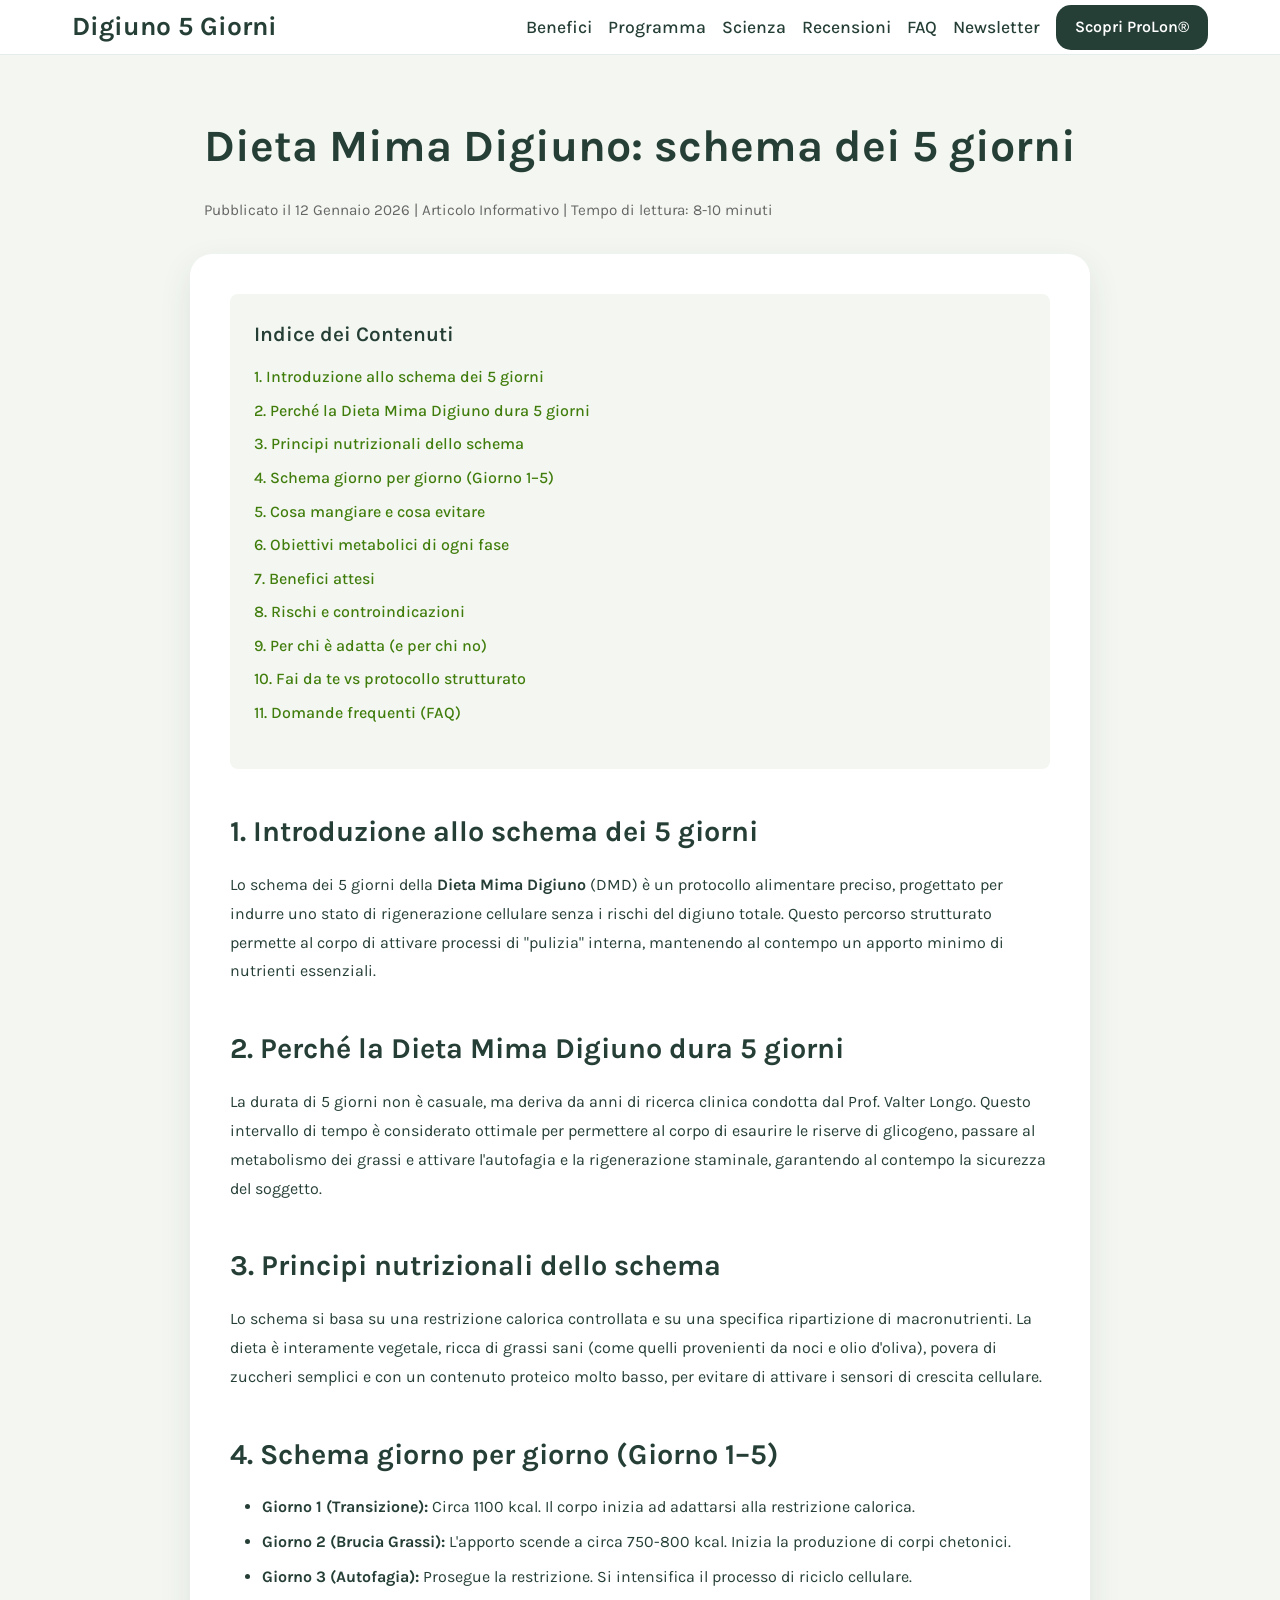
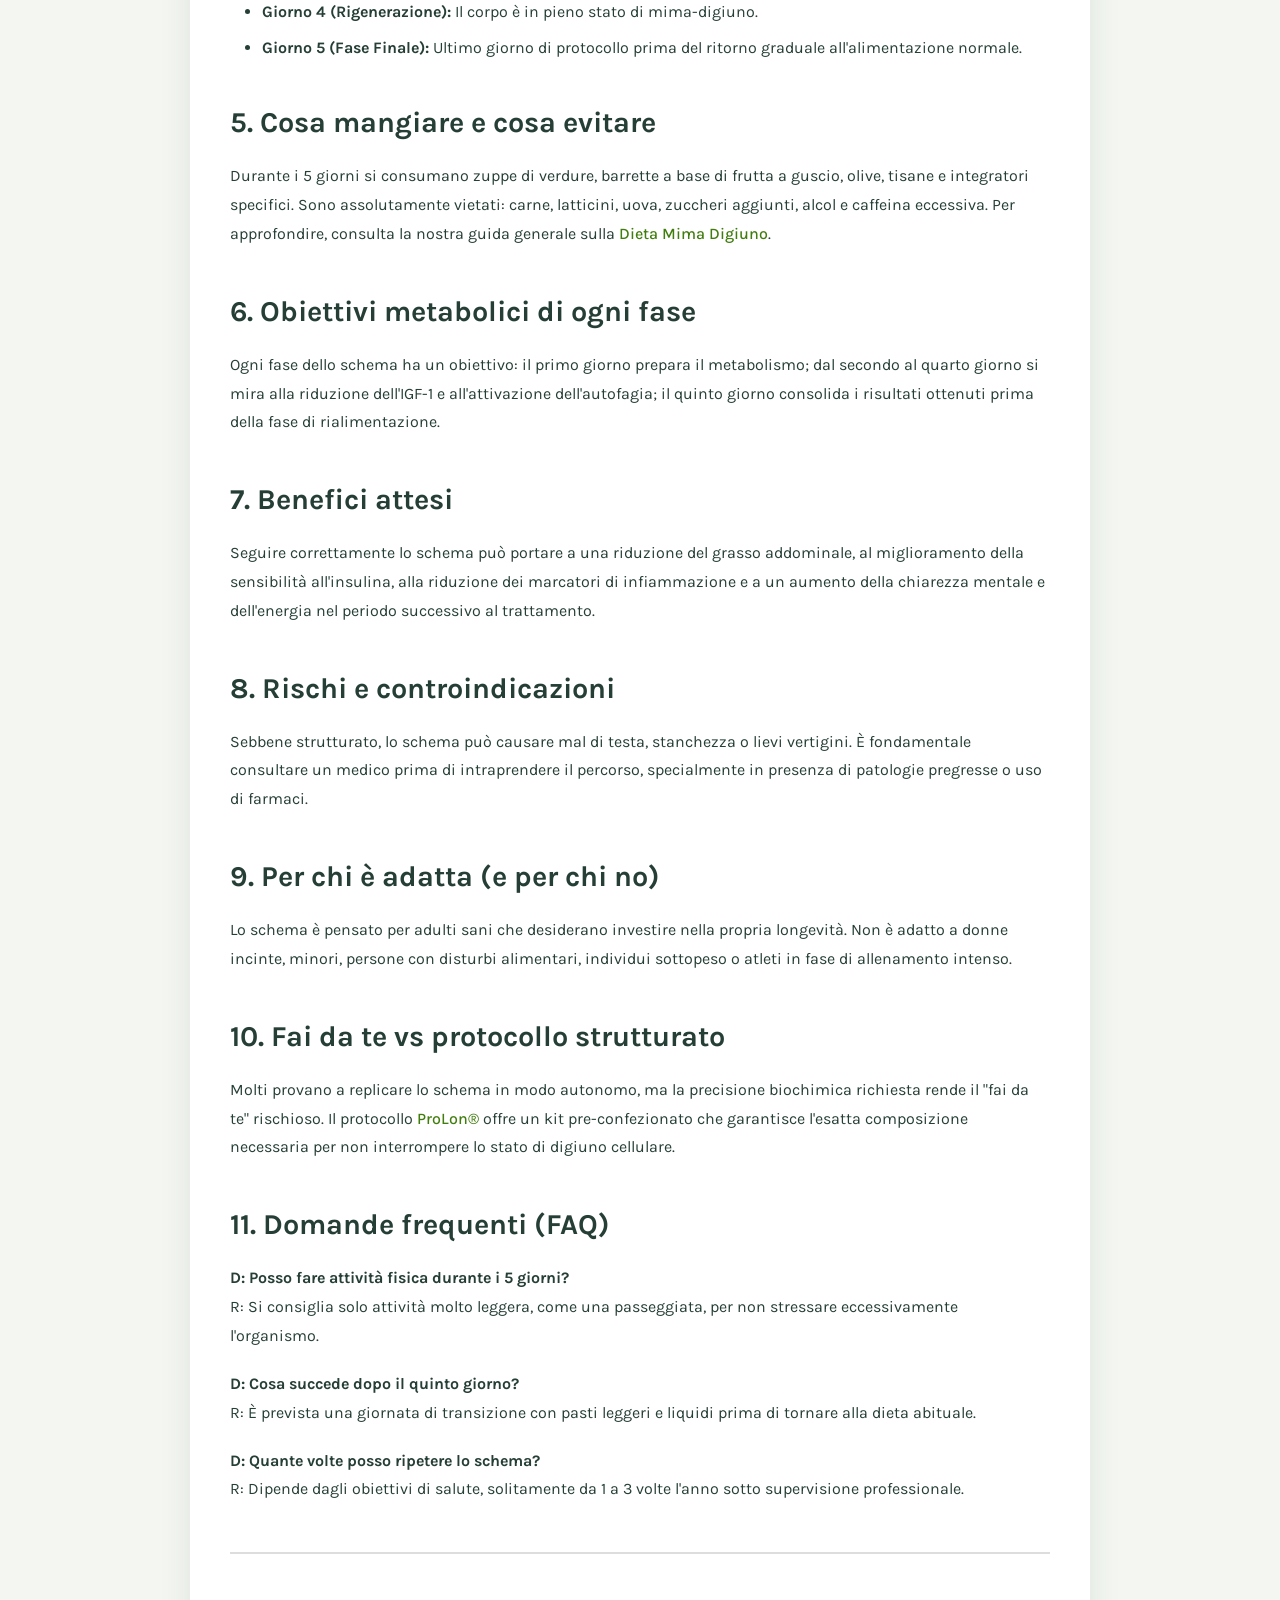
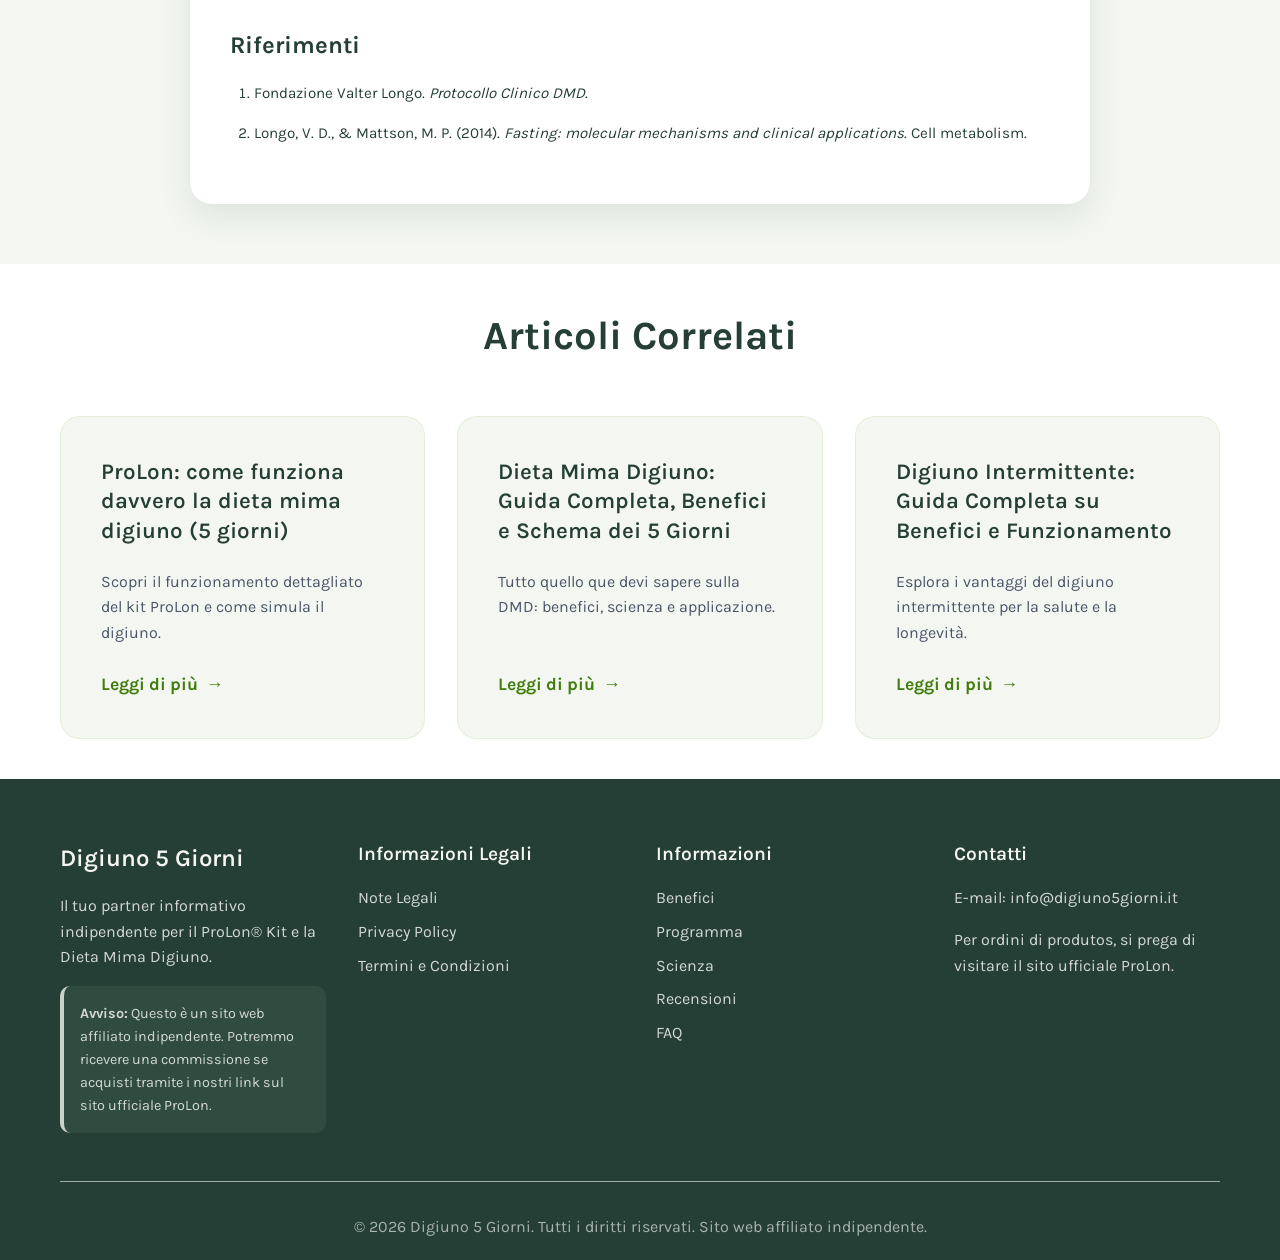
<file: dieta-mima-digiuno-schema-5-giorni.html>
<!DOCTYPE html>
<html lang="it">
<head>
    <meta charset="UTF-8" />
    <meta name="viewport" content="width=device-width, initial-scale=1.0" />
    <title>Dieta Mima Digiuno: Schema dei 5 Giorni Spiegato Passo per Passo</title>
    <meta name="description" content="Schema completo della Dieta Mima Digiuno di 5 giorni: cosa mangiare ogni giorno, obiettivi, benefici e precauzioni." />

    <!-- Canonical, Favicon, Hreflang -->
    <link rel="canonical" href="https://digiuno5giorni.it/dieta-mima-digiuno-schema-5-giorni" />
    <link rel="icon" href="favicon.ico" sizes="any">

	<link rel="icon" type="image/png" sizes="16x16" href="favicon-16.png">
	<link rel="icon" type="image/png" sizes="32x32" href="favicon-32.png">
	<link rel="icon" type="image/png" sizes="48x48" href="favicon-48.png">

	<link rel="apple-touch-icon" href="apple-touch-icon.png">

	<link rel="icon" type="image/png" sizes="192x192" href="favicon-192.png">
	<link rel="icon" type="image/png" sizes="512x512" href="favicon-512.png">

    <link rel="alternate" hreflang="it" href="https://digiuno5giorni.it/dieta-mima-digiuno-schema-5-giorni" />
    <link rel="alternate" hreflang="x-default" href="https://digiuno5giorni.it/dieta-mima-digiuno-schema-5-giorni" />

    <!-- Preconnect to essential third-party domains -->
    
    
    <link rel="preconnect" href="https://www.googletagmanager.com" crossorigin />
    <link rel="preconnect" href="https://www.google-analytics.com" crossorigin />

    <!-- Preload Google Fonts (non-blocking ) -->
    
    <noscript>
        
    </noscript>

    <!-- 1. Critical CSS for instant rendering of the 'above-the-fold' content -->
<style>
*{margin:0;padding:0;box-sizing:border-box}
html{scroll-behavior:smooth}
body{font-family:'Karla',sans-serif;line-height:1.6;color:#263f36;overflow-x:hidden}
.container{max-width:1200px;margin:0 auto;padding:0 20px}
.header{position:fixed;top:0;width:100%;background:rgba(255,255,255,.95);backdrop-filter:blur(10px);z-index:1000;transition:.3s;border-bottom:1px solid rgba(38,63,54,.1)}
.nav-container{display:flex;justify-content:space-between;align-items:center;padding:1rem 2rem;max-width:1200px;margin:0 auto;position:relative}
.logo,.logo a{color:#263f36;font-size:2rem;font-weight:700;text-decoration:none}
.logo{flex-shrink:0}
.logo a{display:inline-block}
.nav-menu{display:flex;list-style:none;gap:2rem;font-size:1.1rem;position:absolute;left:50%;transform:translateX(-50%)}
.nav-menu a{text-decoration:none;color:#263f36;font-weight:500;transition:.3s}
.nav-menu a:hover{color:#417d0d}
.header-btn{margin-left:auto;flex-shrink:0}
.header-cta-btn{background:#263f36;color:#fff;padding:.6rem 1.2rem;border-radius:15px;text-decoration:none;font-weight:600;font-size:1.2rem;transition:.3s;border:none;cursor:pointer;margin-left:auto;flex-shrink:0;white-space:nowrap}
.header-cta-btn:hover{background:#417d0d;color:#fff;transform:translateY(-1px)}
.hamburger{display:none;flex-direction:column;cursor:pointer;flex-shrink:0}
.hamburger span{width:25px;height:3px;background:#263f36;margin:3px 0;transition:.3s}
.article-hero{padding:120px 0 20px;background:#f4f7f1;display:flex;align-items:center}
.article-hero-container{max-width:1200px;margin:0 auto;padding:0 20px}
.article-title{font-size:2.8rem;font-weight:700;color:#263f36;margin-bottom:1.5rem;line-height:1.2}
.article-meta{font-size:.95rem;color:#666;margin-bottom:2rem}
.article-content{padding:40px 0 60px;background:#f4f7f1}
.article-body{max-width:900px;margin:-60px auto 0;padding:40px;background:#fff;border-radius:22px;box-shadow:0 12px 32px rgba(38,63,54,.1);position:relative;z-index:2}
.article-body h2{font-size:1.8rem;font-weight:700;color:#263f36;margin:2.5rem 0 1rem}
.article-body h3{font-size:1.3rem;font-weight:600;color:#263f36;margin:1.8rem 0 .8rem}
.article-body p{margin-bottom:1.2rem;line-height:1.8}
.article-body ul,.article-body ol{margin:0 0 1.2rem 2rem}
.article-body li{margin-bottom:.6rem}
.article-body table{width:100%;border-collapse:collapse;margin:1.5rem 0}
.article-body table th,.article-body table td{border:1px solid #ddd;padding:.8rem;text-align:left}
.article-body table th{background:#f4f7f1;font-weight:600}
.article-body a{color:#417d0d;text-decoration:none;font-weight:500}
.article-body a:hover{text-decoration:underline}
.toc{background:#f4f7f1;padding:1.5rem;border-radius:8px}
.toc h3{margin-top:0}
.toc ul{list-style:none;margin-left:0}
.toc li{margin-bottom:.5rem}
.toc a{color:#417d0d}
.references{margin-top:3rem;padding-top:2rem;border-top:2px solid #ddd}
.references h2{font-size:1.5rem}
.references ol{margin-left:1.5rem}
.references li{margin-bottom:1rem;font-size:.95rem}

@media(max-width:768px){
.nav-container{justify-content:flex-start;gap:1rem}
.hamburger{display:flex;order:1}
.logo{order:2;flex-grow:1;text-align:center;font-size:1.8rem}
.header-cta-btn{order:3;margin-left:0;padding:.5rem 1rem;font-size:1.15rem;display:none}
.nav-menu{display:none;flex-direction:column;position:absolute;top:100%;left:0;width:100%;background:#f4f7f1;padding:2rem 0;box-shadow:0 2px 10px rgba(38,63,54,.1);transform:none}
.nav-menu.active{display:flex}
.hamburger.active span:nth-child(1){transform:rotate(-45deg) translate(-5px,6px)}
.hamburger.active span:nth-child(2){opacity:0}
.hamburger.active span:nth-child(3){transform:rotate(45deg) translate(-5px,-6px)}
.article-body{margin:-40px 14px 0;padding:24px 20px;border-radius:16px}
.article-title{font-size:2rem}
.article-body h2{font-size:1.5rem}
.article-body h3{font-size:1.1rem}
}

@media(max-width:480px){
.article-title{font-size:1.6rem}
.article-body h2{font-size:1.3rem}
.article-body h3{font-size:1rem}
.article-body table{font-size:.9rem}
.article-body table th,.article-body table td{padding:.5rem}
}

@media(min-width:769px) and (max-width:1024px){
.article-body{margin:-40px 14px 0;padding:24px 20px;border-radius:16px}
.nav-container{justify-content:flex-start;gap:1rem}
.hamburger{display:flex;order:1;z-index:1001}
.logo{order:2;flex-grow:1;text-align:center;font-size:1.8rem}
.header-cta-btn{display:none}
.nav-menu{display:none;flex-direction:column;position:absolute;top:100%;left:0;width:100%;background:#f4f7f1;padding:2rem 0;box-shadow:0 2px 10px rgba(0,78,71,.1);transform:none}
.nav-menu.active{display:flex}
.nav-menu li{margin:.1rem 0;box-shadow:0 2px 10px rgba(0,78,71,.1);width:100%}
.nav-menu a{font-size:1.2rem;padding:1rem;display:block;width:100%;text-align:center;border-radius:2px;transition:.3s}
.nav-menu a:hover{background:#417d0d;color:#fff}
.hamburger span{width:25px;height:3px;background:#263f36;margin:3px 0;transition:.3s}
.hamburger.active span:nth-child(1){transform:rotate(-45deg) translate(-5px,6px)}
.hamburger.active span:nth-child(2){opacity:0}
.hamburger.active span:nth-child(3){transform:rotate(45deg) translate(-5px,-6px)}
.hero-container{grid-template-columns:1fr;gap:2rem;text-align:center}
.hero-buttons{justify-content:center}
}
</style>

    <!-- 2. Defer loading of the full stylesheet -->
    <link rel="stylesheet" href="styles.css?v=20260924b" />

    <!-- 3. Fallback for browsers with JavaScript disabled -->
    <noscript>
        <link rel="stylesheet" href="styles.css?v=20260924b" />
    </noscript>
    
<!-- Article Schema -->
<script type="application/ld+json">
{
  "@context": "https://schema.org",
  "@type": "Article",
  "headline": "Dieta Mima Digiuno: Schema dei 5 Giorni Spiegato Passo per Passo",
  "description": "Schema completo della Dieta Mima Digiuno di 5 giorni: cosa mangiare ogni giorno, obiettivi, benefici e precauzioni.",
  "image": "images/ProLon-5-Giorni-1080.webp",
  "datePublished": "2026-01-12",
  "dateModified": "2026-01-12",
  "author": {
    "@type": "Organization",
    "name": "Digiuno 5 Giorni"
  },
  "publisher": {
    "@type": "Organization",
    "name": "Digiuno 5 Giorni",
    "logo": {
      "@type": "ImageObject",
      "url": "https://digiuno5giorni.it/favicon-300x300.png"
    }
  }
}
</script>
<!-- FAQ Schema -->
<script type="application/ld+json">
{
  "@context": "https://schema.org",
  "@type": "FAQPage",
  "mainEntity": [
    {
      "@type": "Question",
      "name": "Cosa si mangia nello schema dei 5 giorni?",
      "acceptedAnswer": {
        "@type": "Answer",
        "text": "Zuppe vegetali, barrette di noci, olive e tisane, con una ripartizione calorica specifica."
      }
    },
    {
      "@type": "Question",
      "name": "Si può bere caffè?",
      "acceptedAnswer": {
        "@type": "Answer",
        "text": "È preferibile evitarlo o limitarlo a un caffè nero non zuccherato al giorno."
      }
    },
    {
      "@type": "Question",
      "name": "Qual è l'obiettivo principale?",
      "acceptedAnswer": {
        "@type": "Answer",
        "text": "Attivare la rigenerazione cellulare e l'autofagia attraverso una restrizione calorica mimata."
      }
    }
  ]
}
</script>

<link rel="preload" href="fonts/karla-variable.woff2" as="font" type="font/woff2" crossorigin>
</head>
<body>
<header class="header">
        <nav class="nav">
            <div class="nav-container">
                <div class="logo">
						<a href="index.html" aria-label="ProLon">
							<span class="site-title">Digiuno 5 Giorni</span>
						</a>
					</div>
                <ul class="nav-menu" id="siteNavigation">
                    <li><a href="index.html#benefits">Benefici</a></li>
                    <li><a href="index.html#ingredients">Programma</a></li>
                    <li><a href="index.html#science">Scienza</a></li>
						<li><a href="index.html#recensioni">Recensioni</a></li>
                    <li><a href="index.html#faq">FAQ</a></li>
                <li><a href="index.html#newsletter">Newsletter</a></li></ul>
                <a href="https://prolon.it/C4Gg3l" class="header-cta-btn" target="_blank" rel="noopener nofollow sponsored">Scopri ProLon®</a>
                <button type="button" class="hamburger" aria-label="Apri menu" aria-expanded="false" aria-controls="siteNavigation">
                    <span></span>
                    <span></span>
                    <span></span>
                </button>
            </div>
        </nav>
    </header>
<div id="menuOverlay"></div>
    <!-- Header -->
    

    <!-- Article Hero Section -->
    <section class="article-hero">
        <div class="article-hero-container">
            <h1 class="article-title">Dieta Mima Digiuno: schema dei 5 giorni</h1>
            <div class="article-meta">
                <span>Pubblicato il 12 Gennaio 2026 | Articolo Informativo | Tempo di lettura: 8-10 minuti</span>
            </div>
        </div>
    </section>

    <section class="article-content">
        <div class="article-body">
            
            <!-- Table of Contents -->
            <div class="toc">
                <h3>Indice dei Contenuti</h3>
                <ul>
                    <li><a href="#sezione-1">1. Introduzione allo schema dei 5 giorni</a></li>
                    <li><a href="#sezione-2">2. Perché la Dieta Mima Digiuno dura 5 giorni</a></li>
                    <li><a href="#sezione-3">3. Principi nutrizionali dello schema</a></li>
                    <li><a href="#sezione-4">4. Schema giorno per giorno (Giorno 1–5)</a></li>
                    <li><a href="#sezione-5">5. Cosa mangiare e cosa evitare</a></li>
                    <li><a href="#sezione-6">6. Obiettivi metabolici di ogni fase</a></li>
                    <li><a href="#sezione-7">7. Benefici attesi</a></li>
                    <li><a href="#sezione-8">8. Rischi e controindicazioni</a></li>
                    <li><a href="#sezione-9">9. Per chi è adatta (e per chi no)</a></li>
                    <li><a href="#sezione-10">10. Fai da te vs protocollo strutturato</a></li>
                    <li><a href="#sezione-11">11. Domande frequenti (FAQ)</a></li>
                </ul>
            </div>

            <!-- Section 1 -->
            <h2 id="sezione-1">1. Introduzione allo schema dei 5 giorni</h2>
            <p>Lo schema dei 5 giorni della <strong>Dieta Mima Digiuno</strong> (DMD) è un protocollo alimentare preciso, progettato per indurre uno stato di rigenerazione cellulare senza i rischi del digiuno totale. Questo percorso strutturato permette al corpo di attivare processi di "pulizia" interna, mantenendo al contempo un apporto minimo di nutrienti essenziali.</p>

            <!-- Section 2 -->
            <h2 id="sezione-2">2. Perché la Dieta Mima Digiuno dura 5 giorni</h2>
            <p>La durata di 5 giorni non è casuale, ma deriva da anni di ricerca clinica condotta dal Prof. Valter Longo. Questo intervallo di tempo è considerato ottimale per permettere al corpo di esaurire le riserve di glicogeno, passare al metabolismo dei grassi e attivare l'autofagia e la rigenerazione staminale, garantendo al contempo la sicurezza del soggetto.</p>

            <!-- Section 3 -->
            <h2 id="sezione-3">3. Principi nutrizionali dello schema</h2>
            <p>Lo schema si basa su una restrizione calorica controllata e su una specifica ripartizione di macronutrienti. La dieta è interamente vegetale, ricca di grassi sani (come quelli provenienti da noci e olio d'oliva), povera di zuccheri semplici e con un contenuto proteico molto basso, per evitare di attivare i sensori di crescita cellulare.</p>

            <!-- Section 4 -->
            <h2 id="sezione-4">4. Schema giorno per giorno (Giorno 1–5)</h2>
            <ul>
                <li><strong>Giorno 1 (Transizione):</strong> Circa 1100 kcal. Il corpo inizia ad adattarsi alla restrizione calorica.</li>
                <li><strong>Giorno 2 (Brucia Grassi):</strong> L'apporto scende a circa 750-800 kcal. Inizia la produzione di corpi chetonici.</li>
                <li><strong>Giorno 3 (Autofagia):</strong> Prosegue la restrizione. Si intensifica il processo di riciclo cellulare.</li>
                <li><strong>Giorno 4 (Rigenerazione):</strong> Il corpo è in pieno stato di mima-digiuno.</li>
                <li><strong>Giorno 5 (Fase Finale):</strong> Ultimo giorno di protocollo prima del ritorno graduale all'alimentazione normale.</li>
            </ul>

            <!-- Section 5 -->
            <h2 id="sezione-5">5. Cosa mangiare e cosa evitare</h2>
            <p>Durante i 5 giorni si consumano zuppe di verdure, barrette a base di frutta a guscio, olive, tisane e integratori specifici. Sono assolutamente vietati: carne, latticini, uova, zuccheri aggiunti, alcol e caffeina eccessiva. Per approfondire, consulta la nostra guida generale sulla <a href="dieta-mima-digiuno.html">Dieta Mima Digiuno</a>.</p>

            <!-- Section 6 -->
            <h2 id="sezione-6">6. Obiettivi metabolici di ogni fase</h2>
            <p>Ogni fase dello schema ha un obiettivo: il primo giorno prepara il metabolismo; dal secondo al quarto giorno si mira alla riduzione dell'IGF-1 e all'attivazione dell'autofagia; il quinto giorno consolida i risultati ottenuti prima della fase di rialimentazione.</p>

            <!-- Section 7 -->
            <h2 id="sezione-7">7. Benefici attesi</h2>
            <p>Seguire correttamente lo schema può portare a una riduzione del grasso addominale, al miglioramento della sensibilità all'insulina, alla riduzione dei marcatori di infiammazione e a un aumento della chiarezza mentale e dell'energia nel periodo successivo al trattamento.</p>

            <!-- Section 8 -->
            <h2 id="sezione-8">8. Rischi e controindicazioni</h2>
            <p>Sebbene strutturato, lo schema può causare mal di testa, stanchezza o lievi vertigini. È fondamentale consultare un medico prima di intraprendere il percorso, specialmente in presenza di patologie pregresse o uso di farmaci.</p>

            <!-- Section 9 -->
            <h2 id="sezione-9">9. Per chi è adatta (e per chi no)</h2>
            <p>Lo schema è pensato per adulti sani che desiderano investire nella propria longevità. Non è adatto a donne incinte, minori, persone con disturbi alimentari, individui sottopeso o atleti in fase di allenamento intenso.</p>

            <!-- Section 10 -->
            <h2 id="sezione-10">10. Fai da te vs protocollo strutturato</h2>
            <p>Molti provano a replicare lo schema in modo autonomo, ma la precisione biochimica richiesta rende il "fai da te" rischioso. Il protocollo <a href="come-funziona-prolon.html">ProLon®</a> offre un kit pre-confezionato che garantisce l'esatta composizione necessaria per non interrompere lo stato di digiuno cellulare.</p>

            <!-- Section 11 -->
            <h2 id="sezione-11">11. Domande frequenti (FAQ)</h2>
            <p><strong>D: Posso fare attività fisica durante i 5 giorni?</strong><br>R: Si consiglia solo attività molto leggera, come una passeggiata, per non stressare eccessivamente l'organismo.</p>
            <p><strong>D: Cosa succede dopo il quinto giorno?</strong><br>R: È prevista una giornata di transizione con pasti leggeri e liquidi prima di tornare alla dieta abituale.</p>
            <p><strong>D: Quante volte posso ripetere lo schema?</strong><br>R: Dipende dagli obiettivi di salute, solitamente da 1 a 3 volte l'anno sotto supervisione professionale.</p>

            <!-- References Section -->
            <div class="references">
                <h2>Riferimenti</h2>
                <ol>
                    <li>Fondazione Valter Longo. <em>Protocollo Clinico DMD</em>.</li>
                    <li>Longo, V. D., & Mattson, M. P. (2014). <em>Fasting: molecular mechanisms and clinical applications</em>. Cell metabolism.</li>
                </ol>
            </div>

        </div>
    </section>

    <!-- Footer -->
    
    <!-- Related Articles Section -->
    <section class="related-articles">
        <div class="container">
            <h2 class="section-title">Articoli Correlati</h2>
            <div class="articles-grid">
                <a href="come-funziona-prolon.html" class="article-card">
                    <h3>ProLon: come funziona davvero la dieta mima digiuno (5 giorni)</h3>
                    <p>Scopri il funzionamento dettagliato del kit ProLon e come simula il digiuno.</p>
                    <span class="read-more">Leggi di più</span>
                </a>
                <a href="dieta-mima-digiuno.html" class="article-card">
                    <h3>Dieta Mima Digiuno: Guida Completa, Benefici e Schema dei 5 Giorni</h3>
                    <p>Tutto quello que devi sapere sulla DMD: benefici, scienza e applicazione.</p>
                    <span class="read-more">Leggi di più</span>
                </a>
                <a href="digiuno-intermittente-benefici.html" class="article-card">
                    <h3>Digiuno Intermittente: Guida Completa su Benefici e Funzionamento</h3>
                    <p>Esplora i vantaggi del digiuno intermittente per la salute e la longevità.</p>
                    <span class="read-more">Leggi di più</span>
                </a>
            </div>
        </div>
    </section>
    <footer class="footer">
        <div class="container">
            <div class="footer-content">
                <div class="footer-section">
						<h3><a href="index.html" class="footer-logo">Digiuno 5 Giorni</a></h3>
						<p>Il tuo partner informativo indipendente per il ProLon® Kit e la Dieta Mima Digiuno.</p>
						<p class="affiliate-notice">
						<strong>Avviso:</strong> Questo è un sito web affiliato indipendente. Potremmo ricevere una commissione se acquisti tramite i nostri link sul sito ufficiale ProLon.
						</p>
					</div>
                
                <div class="footer-section">
                    <h4>Informazioni Legali</h4>
                    <ul>
                        <li><a href="note-legali.html">Note Legali</a></li>
                        <li><a href="privacy-policy.html">Privacy Policy</a></li>
                        <li><a href="termini-e-condizioni.html">Termini e Condizioni</a></li>
                    </ul>
                </div>
                
                <div class="footer-section">
                    <h4>Informazioni</h4>
                    <ul>
                        <li><a href="index.html#benefits">Benefici</a></li>
                        <li><a href="index.html#ingredients">Programma</a></li>
                        <li><a href="index.html#science">Scienza</a></li>
							<li><a href="index.html#recensioni">Recensioni</a></li>
                        <li><a href="index.html#faq">FAQ</a></li>                        
                    </ul>
                </div>
                
                <div class="footer-section">
                    <h4>Contatti</h4>
                    <p>E-mail: info@digiuno5giorni.it</p>
                    <p>Per ordini di produtos, si prega di visitare il sito ufficiale ProLon.</p>
                </div>
            </div>
            
            <div class="footer-bottom">
                <p>&copy; 2026 Digiuno 5 Giorni. Tutti i diritti riservati. Sito web affiliato indipendente.</p>
            </div>
        </div>
    </footer>

    <script src="script.js?v=20260924b" defer></script>
    <script src="gtag.js" async></script>
</body>
</html>
</file>
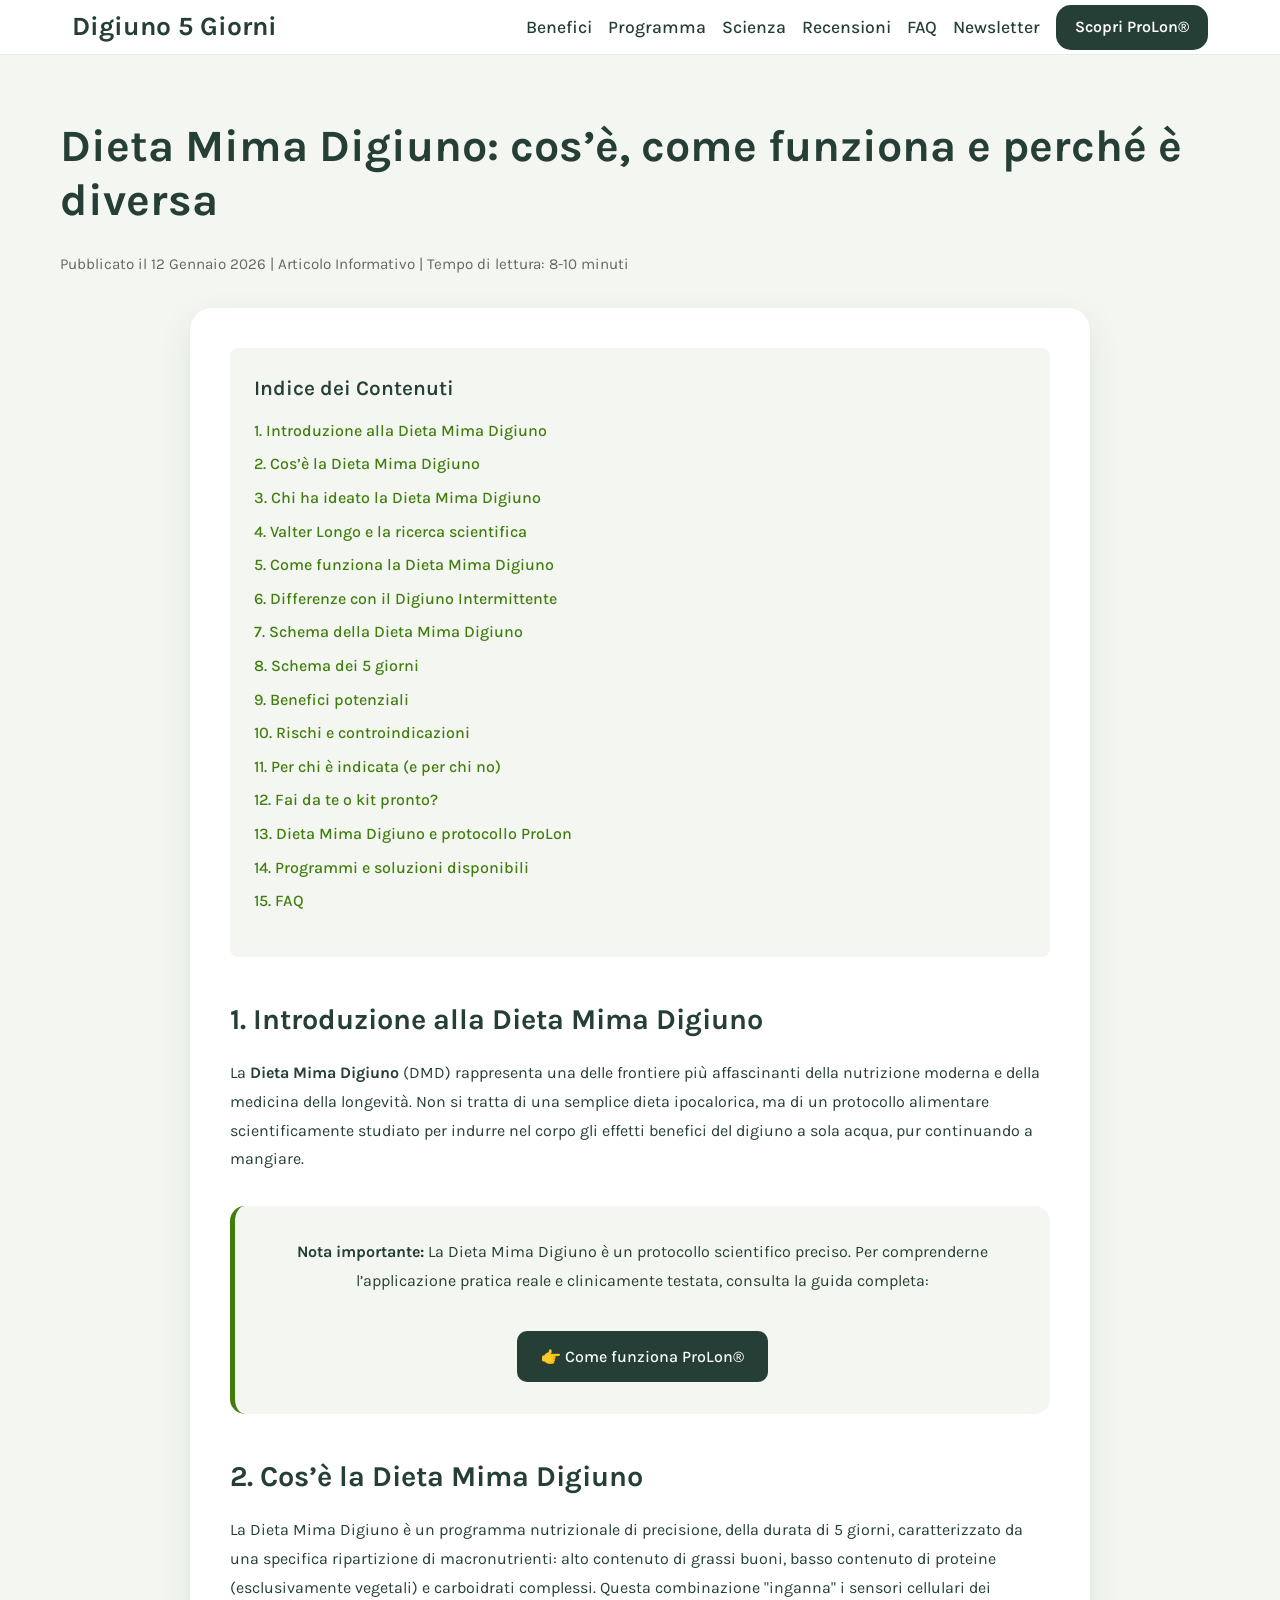
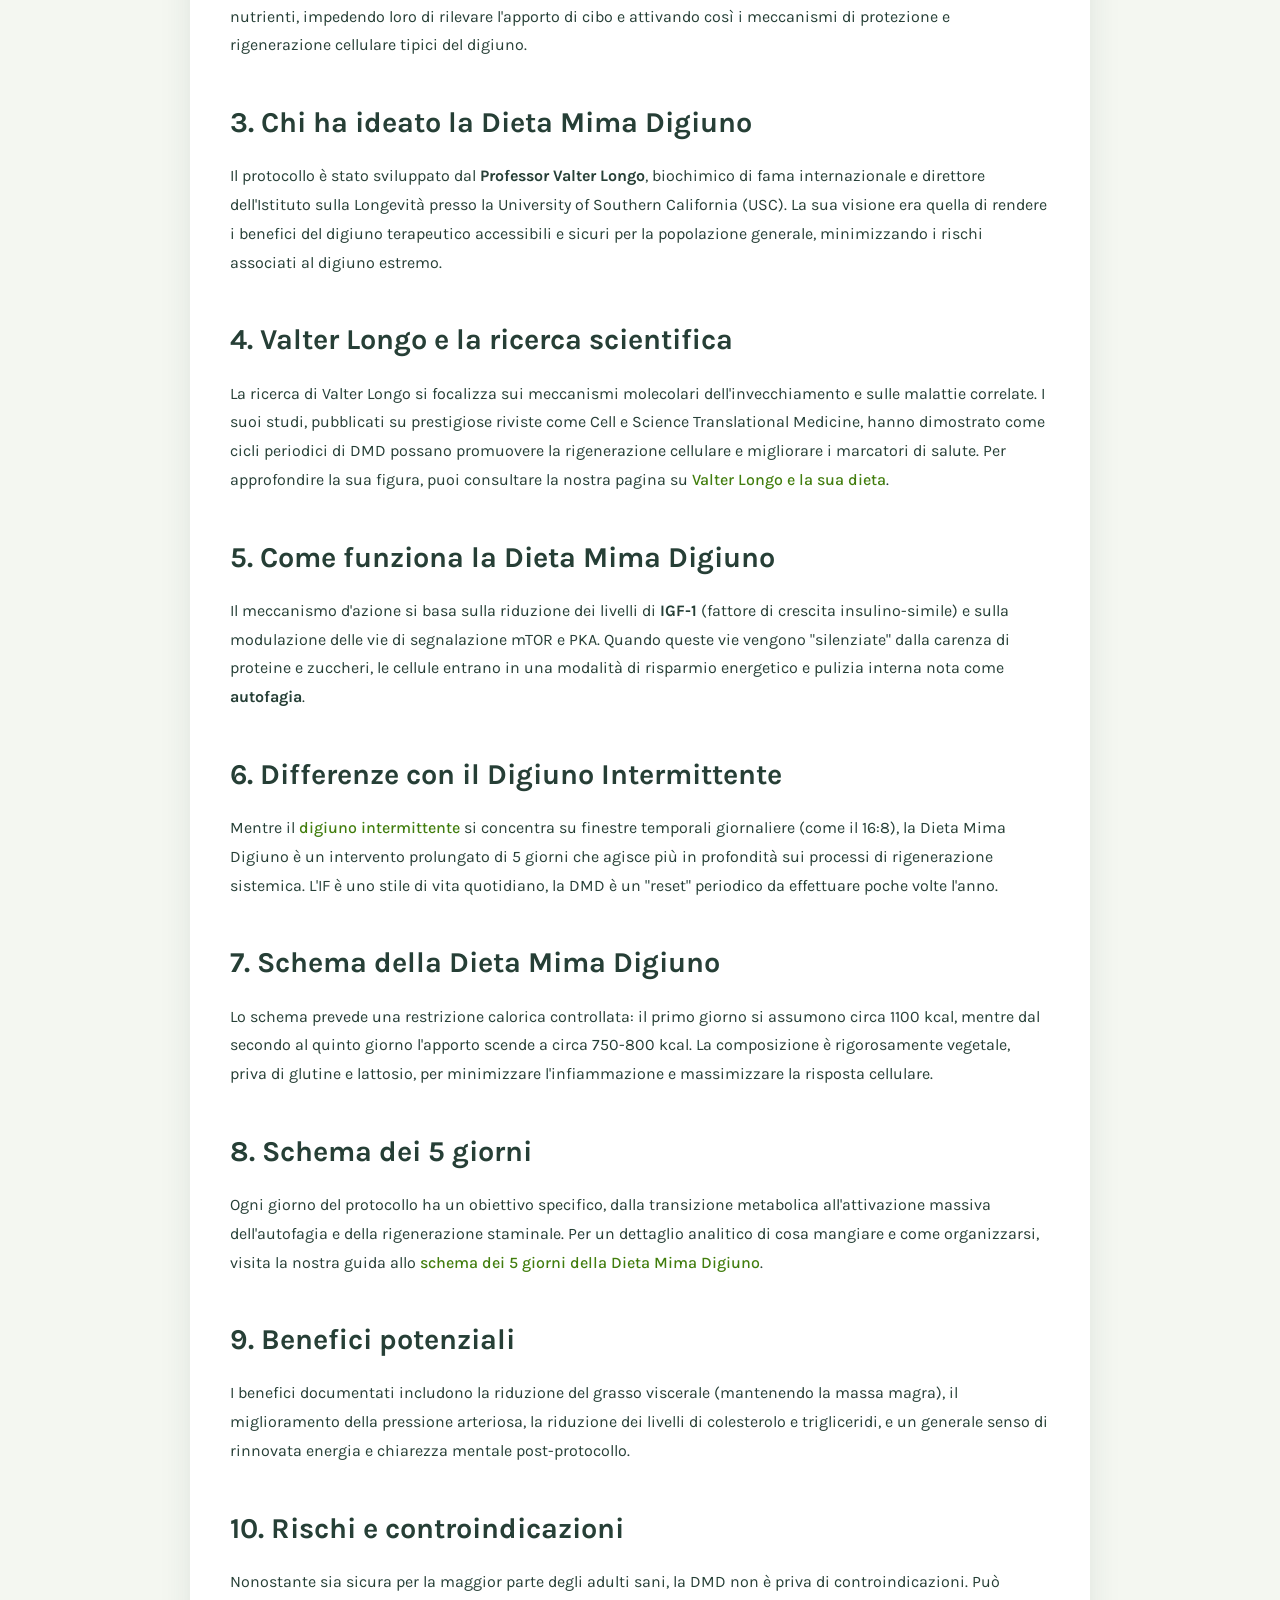
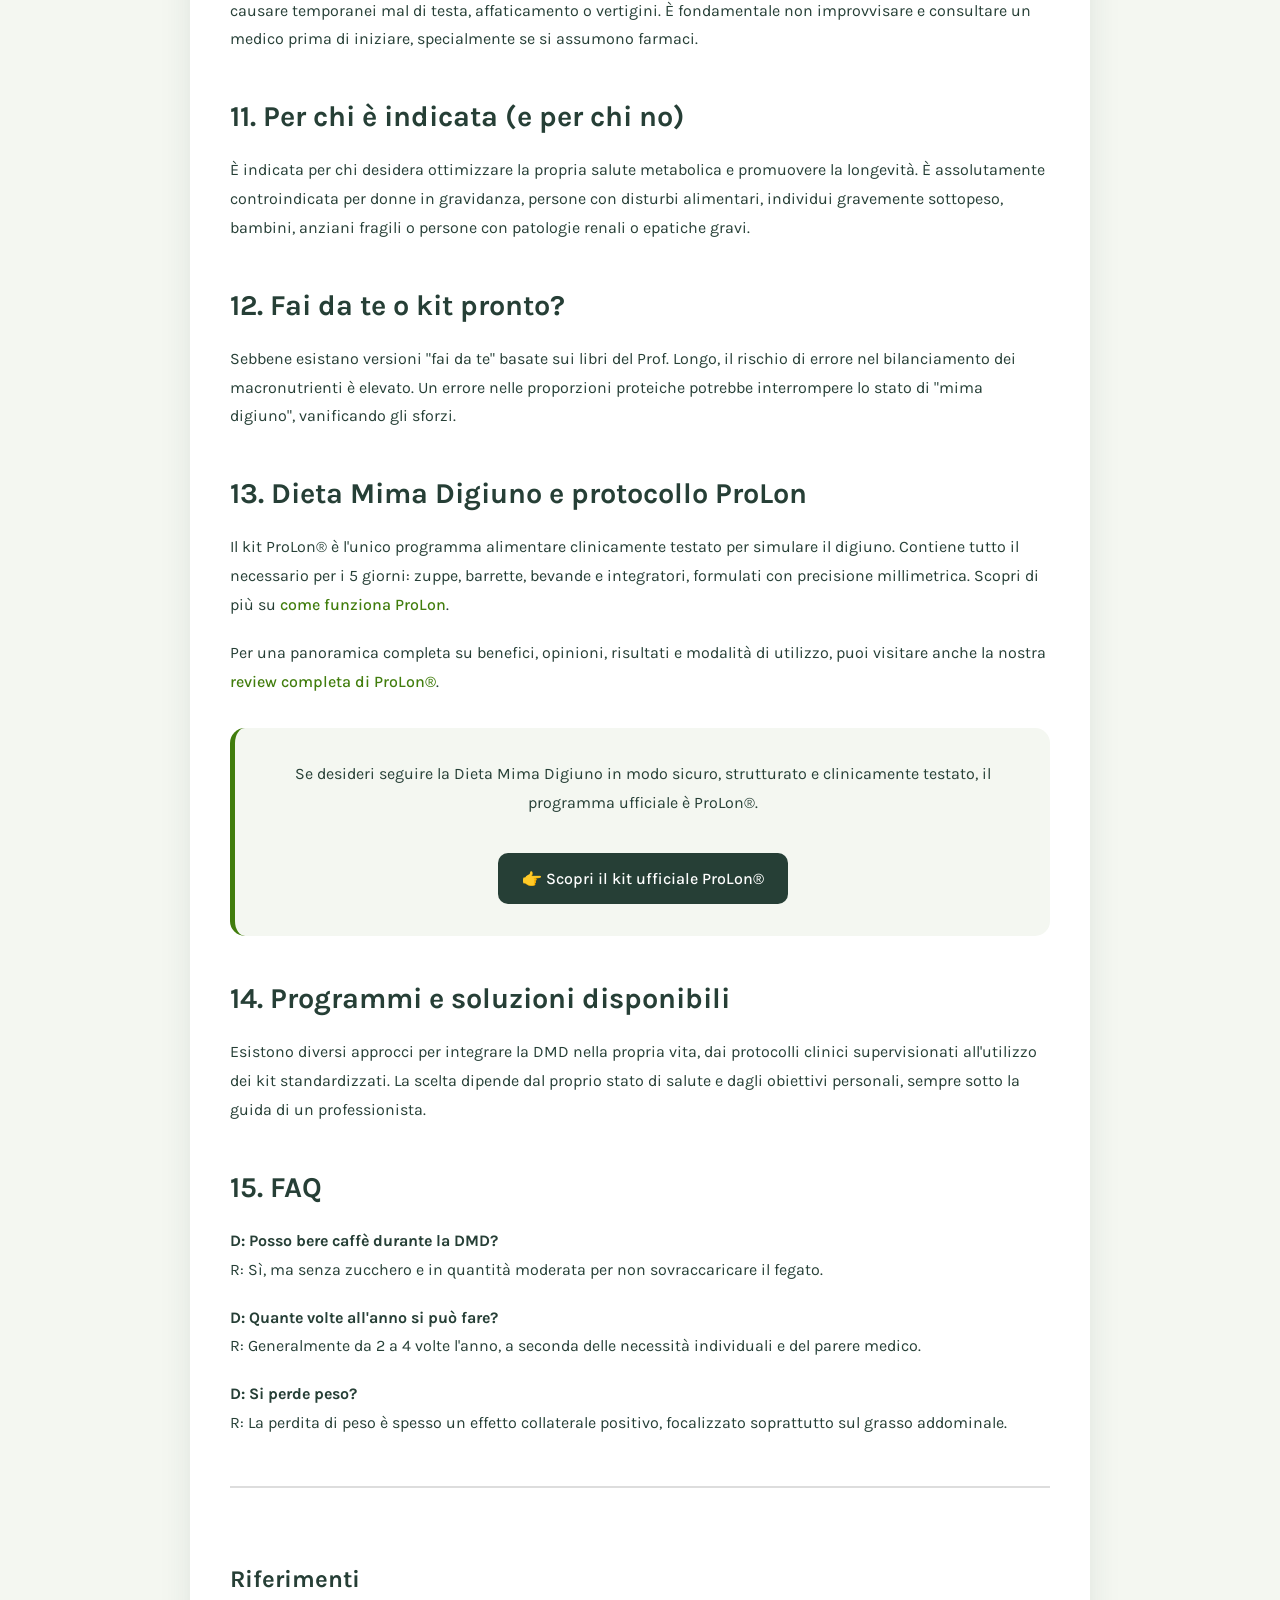
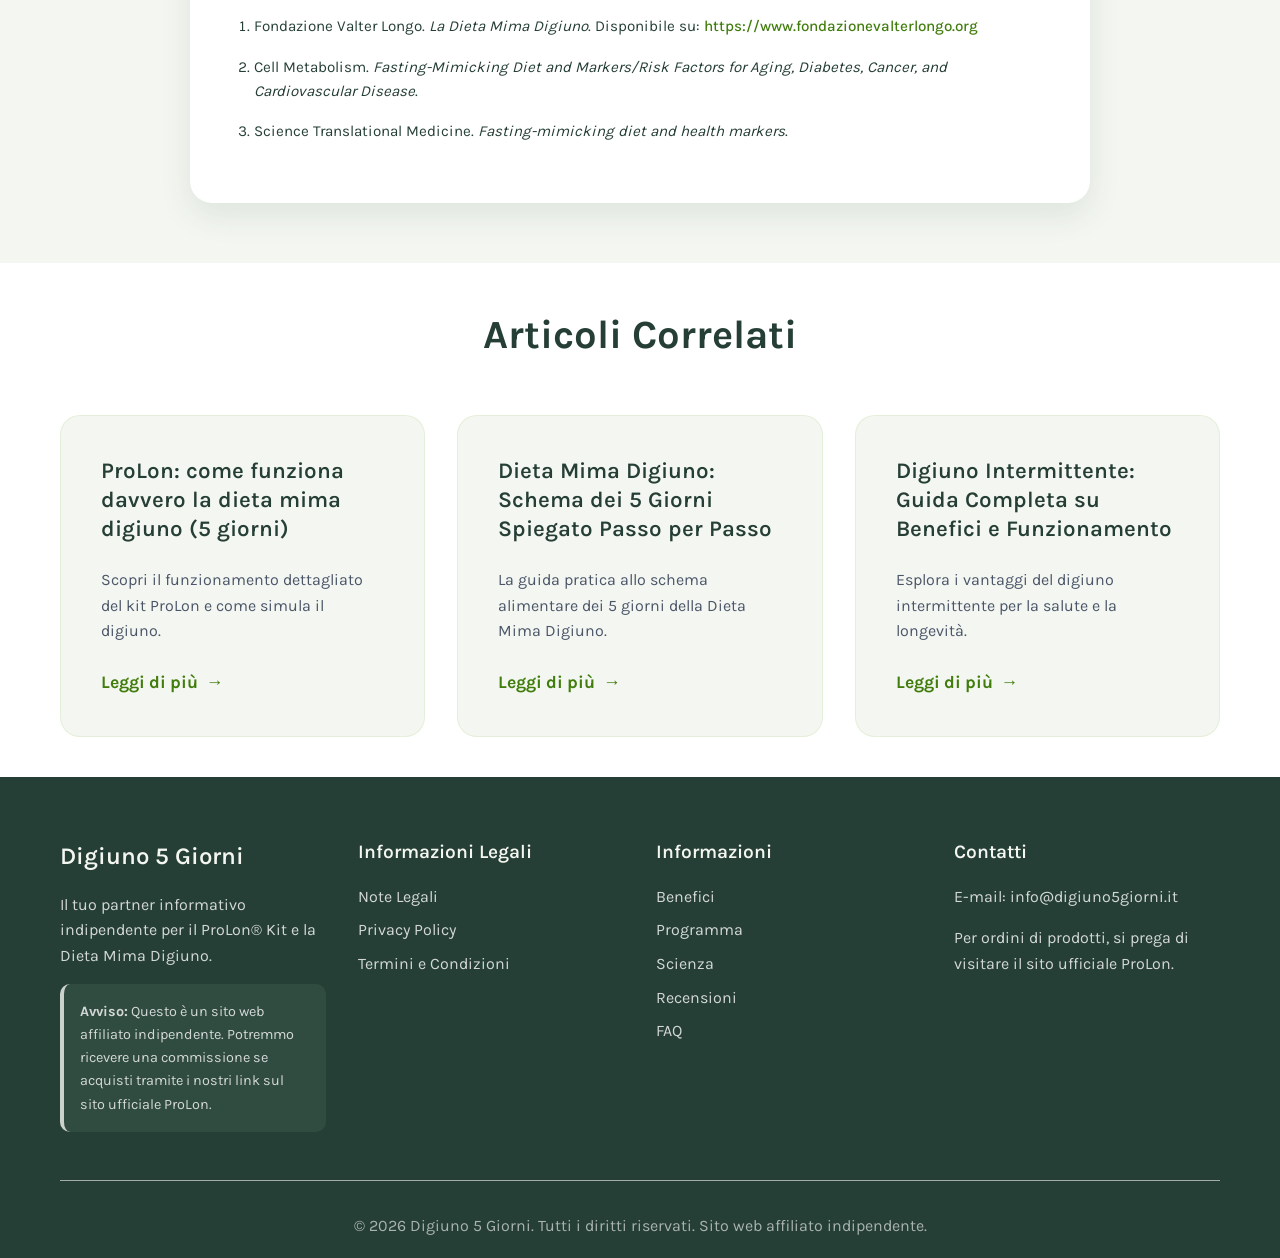
<file: dieta-mima-digiuno.html>
<!DOCTYPE html>
<html lang="it">
<head>
    <meta charset="UTF-8" />
    <meta name="viewport" content="width=device-width, initial-scale=1.0" />
    <title>Dieta Mima Digiuno: Guida Completa, Benefici e Schema dei 5 Giorni</title>
    <meta name="description" content="Guida completa alla Dieta Mima Digiuno: cos’è, come funziona, schema dei 5 giorni, benefici e rischi." />

    <!-- Canonical, Favicon, Hreflang -->
    <link rel="canonical" href="https://digiuno5giorni.it/dieta-mima-digiuno" />
    <link rel="icon" href="favicon.ico" sizes="any">

	<link rel="icon" type="image/png" sizes="16x16" href="favicon-16.png">
	<link rel="icon" type="image/png" sizes="32x32" href="favicon-32.png">
	<link rel="icon" type="image/png" sizes="48x48" href="favicon-48.png">

	<link rel="apple-touch-icon" href="apple-touch-icon.png">

	<link rel="icon" type="image/png" sizes="192x192" href="favicon-192.png">
	<link rel="icon" type="image/png" sizes="512x512" href="favicon-512.png">

    <link rel="alternate" hreflang="it" href="https://digiuno5giorni.it/dieta-mima-digiuno" />
    <link rel="alternate" hreflang="x-default" href="https://digiuno5giorni.it/dieta-mima-digiuno" />

    <!-- Preconnect to essential third-party domains -->
    
    
    <link rel="preconnect" href="https://www.googletagmanager.com" crossorigin />
    <link rel="preconnect" href="https://www.google-analytics.com" crossorigin />

    <!-- Preload Google Fonts (non-blocking ) -->
    
    <noscript>
        
    </noscript>

    <!-- 1. Critical CSS for instant rendering of the 'above-the-fold' content -->
<style>
*{margin:0;padding:0;box-sizing:border-box}
html{scroll-behavior:smooth}
body{font-family:'Karla',sans-serif;line-height:1.6;color:#263f36;overflow-x:hidden}
.container{max-width:1200px;margin:0 auto;padding:0 20px}
.header{position:fixed;top:0;width:100%;background:rgba(255,255,255,.95);backdrop-filter:blur(10px);z-index:1000;transition:.3s;border-bottom:1px solid rgba(38,63,54,.1)}
.nav-container{display:flex;justify-content:space-between;align-items:center;padding:1rem 2rem;max-width:1200px;margin:0 auto;position:relative}
.logo,.logo a{color:#263f36;font-size:2rem;font-weight:700;text-decoration:none}
.logo{flex-shrink:0}
.logo a{display:inline-block}
.nav-menu{display:flex;list-style:none;gap:2rem;font-size:1.1rem;position:absolute;left:50%;transform:translateX(-50%)}
.nav-menu a{text-decoration:none;color:#263f36;font-weight:500;transition:.3s}
.nav-menu a:hover{color:#417d0d}
.header-btn{margin-left:auto;flex-shrink:0}
.header-cta-btn{background:#263f36;color:#fff;padding:.6rem 1.2rem;border-radius:15px;text-decoration:none;font-weight:600;font-size:1.2rem;transition:.3s;border:none;cursor:pointer;margin-left:auto;flex-shrink:0;white-space:nowrap}
.header-cta-btn:hover{background:#417d0d;color:#fff;transform:translateY(-1px)}
.hamburger{display:none;flex-direction:column;cursor:pointer;flex-shrink:0}
.hamburger span{width:25px;height:3px;background:#263f36;margin:3px 0;transition:.3s}
.article-hero{padding:120px 0 20px;background:#f4f7f1;display:flex;align-items:center}
.article-hero-container{max-width:1200px;margin:0 auto;padding:0 20px}
.article-title{font-size:2.8rem;font-weight:700;color:#263f36;margin-bottom:1.5rem;line-height:1.2}
.article-meta{font-size:.95rem;color:#666;margin-bottom:2rem}
.article-content{padding:40px 0 60px;background:#f4f7f1}
.article-body{max-width:900px;margin:-60px auto 0;padding:40px;background:#fff;border-radius:22px;box-shadow:0 12px 32px rgba(38,63,54,.1);position:relative;z-index:2}
.article-body h2{font-size:1.8rem;font-weight:700;color:#263f36;margin:2.5rem 0 1rem}
.article-body h3{font-size:1.3rem;font-weight:600;color:#263f36;margin:1.8rem 0 .8rem}
.article-body p{margin-bottom:1.2rem;line-height:1.8}
.article-body ul,.article-body ol{margin:0 0 1.2rem 2rem}
.article-body li{margin-bottom:.6rem}
.article-body table{width:100%;border-collapse:collapse;margin:1.5rem 0}
.article-body table th,.article-body table td{border:1px solid #ddd;padding:.8rem;text-align:left}
.article-body table th{background:#f4f7f1;font-weight:600}
.article-body a{color:#417d0d;text-decoration:none;font-weight:500}
.article-body a:hover{text-decoration:underline}
.toc{background:#f4f7f1;padding:1.5rem;border-radius:8px}
.toc h3{margin-top:0}
.toc ul{list-style:none;margin-left:0}
.toc li{margin-bottom:.5rem}
.toc a{color:#417d0d}
.references{margin-top:3rem;padding-top:2rem;border-top:2px solid #ddd}
.references h2{font-size:1.5rem}
.references ol{margin-left:1.5rem}
.references li{margin-bottom:1rem;font-size:.95rem}

@media(max-width:768px){
.nav-container{justify-content:flex-start;gap:1rem}
.hamburger{display:flex;order:1}
.logo{order:2;flex-grow:1;text-align:center;font-size:1.8rem}
.header-cta-btn{order:3;margin-left:0;padding:.5rem 1rem;font-size:1.15rem;display:none}
.nav-menu{display:none;flex-direction:column;position:absolute;top:100%;left:0;width:100%;background:#f4f7f1;padding:2rem 0;box-shadow:0 2px 10px rgba(38,63,54,.1);transform:none}
.nav-menu.active{display:flex}
.hamburger.active span:nth-child(1){transform:rotate(-45deg) translate(-5px,6px)}
.hamburger.active span:nth-child(2){opacity:0}
.hamburger.active span:nth-child(3){transform:rotate(45deg) translate(-5px,-6px)}
.article-body{margin:-40px 14px 0;padding:24px 20px;border-radius:16px}
.article-title{font-size:2rem}
.article-body h2{font-size:1.5rem}
.article-body h3{font-size:1.1rem}
}

@media(max-width:480px){
.article-title{font-size:1.6rem}
.article-body h2{font-size:1.3rem}
.article-body h3{font-size:1rem}
.article-body table{font-size:.9rem}
.article-body table th,.article-body table td{padding:.5rem}
}

@media(min-width:769px) and (max-width:1024px){
.article-body{margin:-40px 14px 0;padding:24px 20px;border-radius:16px}
.nav-container{justify-content:flex-start;gap:1rem}
.hamburger{display:flex;order:1;z-index:1001}
.logo{order:2;flex-grow:1;text-align:center;font-size:1.8rem}
.header-cta-btn{display:none}
.nav-menu{display:none;flex-direction:column;position:absolute;top:100%;left:0;width:100%;background:#f4f7f1;padding:2rem 0;box-shadow:0 2px 10px rgba(0,78,71,.1);transform:none}
.nav-menu.active{display:flex}
.nav-menu li{margin:.1rem 0;box-shadow:0 2px 10px rgba(0,78,71,.1);width:100%}
.nav-menu a{font-size:1.2rem;padding:1rem;display:block;width:100%;text-align:center;border-radius:2px;transition:.3s}
.nav-menu a:hover{background:#417d0d;color:#fff}
.hamburger span{width:25px;height:3px;background:#263f36;margin:3px 0;transition:.3s}
.hamburger.active span:nth-child(1){transform:rotate(-45deg) translate(-5px,6px)}
.hamburger.active span:nth-child(2){opacity:0}
.hamburger.active span:nth-child(3){transform:rotate(45deg) translate(-5px,-6px)}
.hero-container{grid-template-columns:1fr;gap:2rem;text-align:center}
.hero-buttons{justify-content:center}
}
</style>

    <!-- 2. Defer loading of the full stylesheet -->
    <link rel="stylesheet" href="styles.css?v=20260924b" />

    <!-- 3. Fallback for browsers with JavaScript disabled -->
    <noscript>
        <link rel="stylesheet" href="styles.css?v=20260924b" />
    </noscript>
    
<!-- Article Schema -->
<script type="application/ld+json">
{
  "@context": "https://schema.org",
  "@type": "Article",
  "headline": "Dieta Mima Digiuno: Guida Completa, Benefici e Schema dei 5 Giorni",
  "description": "Guida completa alla Dieta Mima Digiuno: cos’è, come funziona, schema dei 5 giorni, benefici e rischi.",
  "image": "images/ProLon-5-Giorni-1080.webp",
  "datePublished": "2026-01-12",
  "dateModified": "2026-01-12",
  "author": {
    "@type": "Organization",
    "name": "Digiuno 5 Giorni"
  },
  "publisher": {
    "@type": "Organization",
    "name": "Digiuno 5 Giorni",
    "logo": {
      "@type": "ImageObject",
      "url": "https://digiuno5giorni.it/favicon-300x300.png"
    }
  }
}
</script>
<!-- FAQ Schema -->
<script type="application/ld+json">
{
  "@context": "https://schema.org",
  "@type": "FAQPage",
  "mainEntity": [
    {
      "@type": "Question",
      "name": "Cos'è la Dieta Mima Digiuno?",
      "acceptedAnswer": {
        "@type": "Answer",
        "text": "Un protocollo di 5 giorni che simula il digiuno nutrendo il corpo con specifici macronutrienti vegetali."
      }
    },
    {
      "@type": "Question",
      "name": "Chi ha inventato la DMD?",
      "acceptedAnswer": {
        "@type": "Answer",
        "text": "Il Professor Valter Longo della USC."
      }
    },
    {
      "@type": "Question",
      "name": "Quali sono i benefici principali?",
      "acceptedAnswer": {
        "@type": "Answer",
        "text": "Rigenerazione cellulare, riduzione del grasso viscerale e miglioramento dei parametri metabolici."
      }
    }
  ]
}
</script>

<link rel="preload" href="fonts/karla-variable.woff2" as="font" type="font/woff2" crossorigin>
</head>
<body>
<header class="header">
        <nav class="nav">
            <div class="nav-container">
                <div class="logo">
						<a href="index.html" aria-label="ProLon">
							<span class="site-title">Digiuno 5 Giorni</span>
						</a>
					</div>
                <ul class="nav-menu" id="siteNavigation">
                    <li><a href="index.html#benefits">Benefici</a></li>
                    <li><a href="index.html#ingredients">Programma</a></li>
                    <li><a href="index.html#science">Scienza</a></li>
						<li><a href="index.html#recensioni">Recensioni</a></li>
                    <li><a href="index.html#faq">FAQ</a></li>
                <li><a href="index.html#newsletter">Newsletter</a></li></ul>
                <a href="https://prolon.it/C4Gg3l" class="header-cta-btn" target="_blank" rel="noopener nofollow sponsored">Scopri ProLon®</a>
                <button type="button" class="hamburger" aria-label="Apri menu" aria-expanded="false" aria-controls="siteNavigation">
                    <span></span>
                    <span></span>
                    <span></span>
                </button>
            </div>
        </nav>
    </header>
<div id="menuOverlay"></div>
    <!-- Header -->
    

    <!-- Article Hero Section -->
    <section class="article-hero">
        <div class="article-hero-container">
            <h1 class="article-title">Dieta Mima Digiuno: cos’è, come funziona e perché è diversa</h1>
            <div class="article-meta">
                <span>Pubblicato il 12 Gennaio 2026 | Articolo Informativo | Tempo di lettura: 8-10 minuti</span>
            </div>
        </div>
    </section>

    <section class="article-content">
        <div class="article-body">
            
            <!-- Table of Contents -->
            <div class="toc">
                <h3>Indice dei Contenuti</h3>
                <ul>
                    <li><a href="#sezione-1">1. Introduzione alla Dieta Mima Digiuno</a></li>
                    <li><a href="#sezione-2">2. Cos’è la Dieta Mima Digiuno</a></li>
                    <li><a href="#sezione-3">3. Chi ha ideato la Dieta Mima Digiuno</a></li>
                    <li><a href="#sezione-4">4. Valter Longo e la ricerca scientifica</a></li>
                    <li><a href="#sezione-5">5. Come funziona la Dieta Mima Digiuno</a></li>
                    <li><a href="#sezione-6">6. Differenze con il Digiuno Intermittente</a></li>
                    <li><a href="#sezione-7">7. Schema della Dieta Mima Digiuno</a></li>
                    <li><a href="#sezione-8">8. Schema dei 5 giorni</a></li>
                    <li><a href="#sezione-9">9. Benefici potenziali</a></li>
                    <li><a href="#sezione-10">10. Rischi e controindicazioni</a></li>
                    <li><a href="#sezione-11">11. Per chi è indicata (e per chi no)</a></li>
                    <li><a href="#sezione-12">12. Fai da te o kit pronto?</a></li>
                    <li><a href="#sezione-13">13. Dieta Mima Digiuno e protocollo ProLon</a></li>
                    <li><a href="#sezione-14">14. Programmi e soluzioni disponibili</a></li>
                    <li><a href="#sezione-15">15. FAQ</a></li>
                </ul>
            </div>

            <!-- Section 1 -->
            <h2 id="sezione-1">1. Introduzione alla Dieta Mima Digiuno</h2>
            <p>La <strong>Dieta Mima Digiuno</strong> (DMD) rappresenta una delle frontiere più affascinanti della nutrizione moderna e della medicina della longevità. Non si tratta di una semplice dieta ipocalorica, ma di un protocollo alimentare scientificamente studiato per indurre nel corpo gli effetti benefici del digiuno a sola acqua, pur continuando a mangiare.</p>
			
			<div class="cta-box">
				<p><strong>Nota importante:</strong> La Dieta Mima Digiuno è un protocollo scientifico preciso.
					Per comprenderne l’applicazione pratica reale e clinicamente testata, consulta la guida completa:</p>

					<a href="come-funziona-prolon.html" class="cta-link">
					👉 Come funziona ProLon®
					</a>
			</div>
			
            <!-- Section 2 -->
            <h2 id="sezione-2">2. Cos’è la Dieta Mima Digiuno</h2>
            <p>La Dieta Mima Digiuno è un programma nutrizionale di precisione, della durata di 5 giorni, caratterizzato da una specifica ripartizione di macronutrienti: alto contenuto di grassi buoni, basso contenuto di proteine (esclusivamente vegetali) e carboidrati complessi. Questa combinazione "inganna" i sensori cellulari dei nutrienti, impedendo loro di rilevare l'apporto di cibo e attivando così i meccanismi di protezione e rigenerazione cellulare tipici del digiuno.</p>

            <!-- Section 3 -->
            <h2 id="sezione-3">3. Chi ha ideato la Dieta Mima Digiuno</h2>
            <p>Il protocollo è stato sviluppato dal <strong>Professor Valter Longo</strong>, biochimico di fama internazionale e direttore dell'Istituto sulla Longevità presso la University of Southern California (USC). La sua visione era quella di rendere i benefici del digiuno terapeutico accessibili e sicuri per la popolazione generale, minimizzando i rischi associati al digiuno estremo.</p>

            <!-- Section 4 -->
            <h2 id="sezione-4">4. Valter Longo e la ricerca scientifica</h2>
            <p>La ricerca di Valter Longo si focalizza sui meccanismi molecolari dell'invecchiamento e sulle malattie correlate. I suoi studi, pubblicati su prestigiose riviste come Cell e Science Translational Medicine, hanno dimostrato come cicli periodici di DMD possano promuovere la rigenerazione cellulare e migliorare i marcatori di salute. Per approfondire la sua figura, puoi consultare la nostra pagina su <a href="valter-longo-dieta.html">Valter Longo e la sua dieta</a>.</p>

            <!-- Section 5 -->
            <h2 id="sezione-5">5. Come funziona la Dieta Mima Digiuno</h2>
            <p>Il meccanismo d'azione si basa sulla riduzione dei livelli di <strong>IGF-1</strong> (fattore di crescita insulino-simile) e sulla modulazione delle vie di segnalazione mTOR e PKA. Quando queste vie vengono "silenziate" dalla carenza di proteine e zuccheri, le cellule entrano in una modalità di risparmio energetico e pulizia interna nota come <strong>autofagia</strong>.</p>

            <!-- Section 6 -->
            <h2 id="sezione-6">6. Differenze con il Digiuno Intermittente</h2>
            <p>Mentre il <a href="digiuno-intermittente-come-funziona.html">digiuno intermittente</a> si concentra su finestre temporali giornaliere (come il 16:8), la Dieta Mima Digiuno è un intervento prolungato di 5 giorni che agisce più in profondità sui processi di rigenerazione sistemica. L'IF è uno stile di vita quotidiano, la DMD è un "reset" periodico da effettuare poche volte l'anno.</p>

            <!-- Section 7 -->
            <h2 id="sezione-7">7. Schema della Dieta Mima Digiuno</h2>
            <p>Lo schema prevede una restrizione calorica controllata: il primo giorno si assumono circa 1100 kcal, mentre dal secondo al quinto giorno l'apporto scende a circa 750-800 kcal. La composizione è rigorosamente vegetale, priva di glutine e lattosio, per minimizzare l'infiammazione e massimizzare la risposta cellulare.</p>

            <!-- Section 8 -->
            <h2 id="sezione-8">8. Schema dei 5 giorni</h2>
            <p>Ogni giorno del protocollo ha un obiettivo specifico, dalla transizione metabolica all'attivazione massiva dell'autofagia e della rigenerazione staminale. Per un dettaglio analitico di cosa mangiare e come organizzarsi, visita la nostra guida allo <a href="dieta-mima-digiuno-schema-5-giorni.html">schema dei 5 giorni della Dieta Mima Digiuno</a>.</p>

            <!-- Section 9 -->
            <h2 id="sezione-9">9. Benefici potenziali</h2>
            <p>I benefici documentati includono la riduzione del grasso viscerale (mantenendo la massa magra), il miglioramento della pressione arteriosa, la riduzione dei livelli di colesterolo e trigliceridi, e un generale senso di rinnovata energia e chiarezza mentale post-protocollo.</p>

            <!-- Section 10 -->
            <h2 id="sezione-10">10. Rischi e controindicazioni</h2>
            <p>Nonostante sia sicura per la maggior parte degli adulti sani, la DMD non è priva di controindicazioni. Può causare temporanei mal di testa, affaticamento o vertigini. È fondamentale non improvvisare e consultare un medico prima di iniziare, specialmente se si assumono farmaci.</p>

            <!-- Section 11 -->
            <h2 id="sezione-11">11. Per chi è indicata (e per chi no)</h2>
            <p>È indicata per chi desidera ottimizzare la propria salute metabolica e promuovere la longevità. È assolutamente controindicata per donne in gravidanza, persone con disturbi alimentari, individui gravemente sottopeso, bambini, anziani fragili o persone con patologie renali o epatiche gravi.</p>

            <!-- Section 12 -->
            <h2 id="sezione-12">12. Fai da te o kit pronto?</h2>
            <p>Sebbene esistano versioni "fai da te" basate sui libri del Prof. Longo, il rischio di errore nel bilanciamento dei macronutrienti è elevato. Un errore nelle proporzioni proteiche potrebbe interrompere lo stato di "mima digiuno", vanificando gli sforzi.</p>

            <!-- Section 13 -->
            <h2 id="sezione-13">13. Dieta Mima Digiuno e protocollo ProLon</h2>
            <p>Il kit ProLon® è l'unico programma alimentare clinicamente testato per simulare il digiuno. Contiene tutto il necessario per i 5 giorni: zuppe, barrette, bevande e integratori, formulati con precisione millimetrica. Scopri di più su <a href="come-funziona-prolon.html">come funziona ProLon</a>.</p>
			<p>Per una panoramica completa su benefici, opinioni, risultati e modalità di utilizzo, puoi visitare anche la nostra <a href="index.html">review completa di ProLon®</a>.</p>
			<div class="cta-box">
				<p>Se desideri seguire la Dieta Mima Digiuno in modo sicuro, strutturato e clinicamente testato, il programma ufficiale è ProLon®.</p>

				<a href="https://prolon.it/UFyowS" target="_blank" rel="noopener nofollow sponsored" class="cta-link">👉 Scopri il kit ufficiale ProLon®</a>
			</div>

            <!-- Section 14 -->
            <h2 id="sezione-14">14. Programmi e soluzioni disponibili</h2>
            <p>Esistono diversi approcci per integrare la DMD nella propria vita, dai protocolli clinici supervisionati all'utilizzo dei kit standardizzati. La scelta dipende dal proprio stato di salute e dagli obiettivi personali, sempre sotto la guida di un professionista.</p>

            <!-- Section 15 -->
            <h2 id="sezione-15">15. FAQ</h2>
            <p><strong>D: Posso bere caffè durante la DMD?</strong><br>R: Sì, ma senza zucchero e in quantità moderata per non sovraccaricare il fegato.</p>
            <p><strong>D: Quante volte all'anno si può fare?</strong><br>R: Generalmente da 2 a 4 volte l'anno, a seconda delle necessità individuali e del parere medico.</p>
            <p><strong>D: Si perde peso?</strong><br>R: La perdita di peso è spesso un effetto collaterale positivo, focalizzato soprattutto sul grasso addominale.</p>

            <!-- References Section -->
            <div class="references">
                <h2>Riferimenti</h2>
                <ol>
                    <li>Fondazione Valter Longo. <em>La Dieta Mima Digiuno</em>. Disponibile su: <a href="https://www.fondazionevalterlongo.org" target="_blank" rel="noopener">https://www.fondazionevalterlongo.org</a></li>
                    <li>Cell Metabolism. <em>Fasting-Mimicking Diet and Markers/Risk Factors for Aging, Diabetes, Cancer, and Cardiovascular Disease</em>.</li>
                    <li>Science Translational Medicine. <em>Fasting-mimicking diet and health markers</em>.</li>
                </ol>
            </div>

        </div>
    </section>

    <!-- Footer -->
    
    <!-- Related Articles Section -->
    <section class="related-articles">
        <div class="container">
            <h2 class="section-title">Articoli Correlati</h2>
            <div class="articles-grid">
                <a href="come-funziona-prolon.html" class="article-card">
                    <h3>ProLon: come funziona davvero la dieta mima digiuno (5 giorni)</h3>
                    <p>Scopri il funzionamento dettagliato del kit ProLon e come simula il digiuno.</p>
                    <span class="read-more">Leggi di più</span>
                </a>
                <a href="dieta-mima-digiuno-schema-5-giorni.html" class="article-card">
                    <h3>Dieta Mima Digiuno: Schema dei 5 Giorni Spiegato Passo per Passo</h3>
                    <p>La guida pratica allo schema alimentare dei 5 giorni della Dieta Mima Digiuno.</p>
                    <span class="read-more">Leggi di più</span>
                </a>
                <a href="digiuno-intermittente-benefici.html" class="article-card">
                    <h3>Digiuno Intermittente: Guida Completa su Benefici e Funzionamento</h3>
                    <p>Esplora i vantaggi del digiuno intermittente per la salute e la longevità.</p>
                    <span class="read-more">Leggi di più</span>
                </a>
            </div>
        </div>
    </section>
    <footer class="footer">
        <div class="container">
            <div class="footer-content">
                <div class="footer-section">
						<h3><a href="index.html" class="footer-logo">Digiuno 5 Giorni</a></h3>
						<p>Il tuo partner informativo indipendente per il ProLon® Kit e la Dieta Mima Digiuno.</p>
						<p class="affiliate-notice">
						<strong>Avviso:</strong> Questo è un sito web affiliato indipendente. Potremmo ricevere una commissione se acquisti tramite i nostri link sul sito ufficiale ProLon.
						</p>
					</div>
                
                <div class="footer-section">
                    <h4>Informazioni Legali</h4>
                    <ul>
                        <li><a href="note-legali.html">Note Legali</a></li>
                        <li><a href="privacy-policy.html">Privacy Policy</a></li>
                        <li><a href="termini-e-condizioni.html">Termini e Condizioni</a></li>
                    </ul>
                </div>
                
                <div class="footer-section">
                    <h4>Informazioni</h4>
                    <ul>
                        <li><a href="index.html#benefits">Benefici</a></li>
                        <li><a href="index.html#ingredients">Programma</a></li>
                        <li><a href="index.html#science">Scienza</a></li>
							<li><a href="index.html#recensioni">Recensioni</a></li>
                        <li><a href="index.html#faq">FAQ</a></li>                        
                    </ul>
                </div>
                
                <div class="footer-section">
                    <h4>Contatti</h4>
                    <p>E-mail: info@digiuno5giorni.it</p>
                    <p>Per ordini di prodotti, si prega di visitare il sito ufficiale ProLon.</p>
                </div>
            </div>
            
            <div class="footer-bottom">
                <p>&copy; 2026 Digiuno 5 Giorni. Tutti i diritti riservati. Sito web affiliato indipendente.</p>
            </div>
        </div>
    </footer>

    <script src="script.js?v=20260924b" defer></script>
    <script src="gtag.js" async></script>
</body>
</html>
</file>
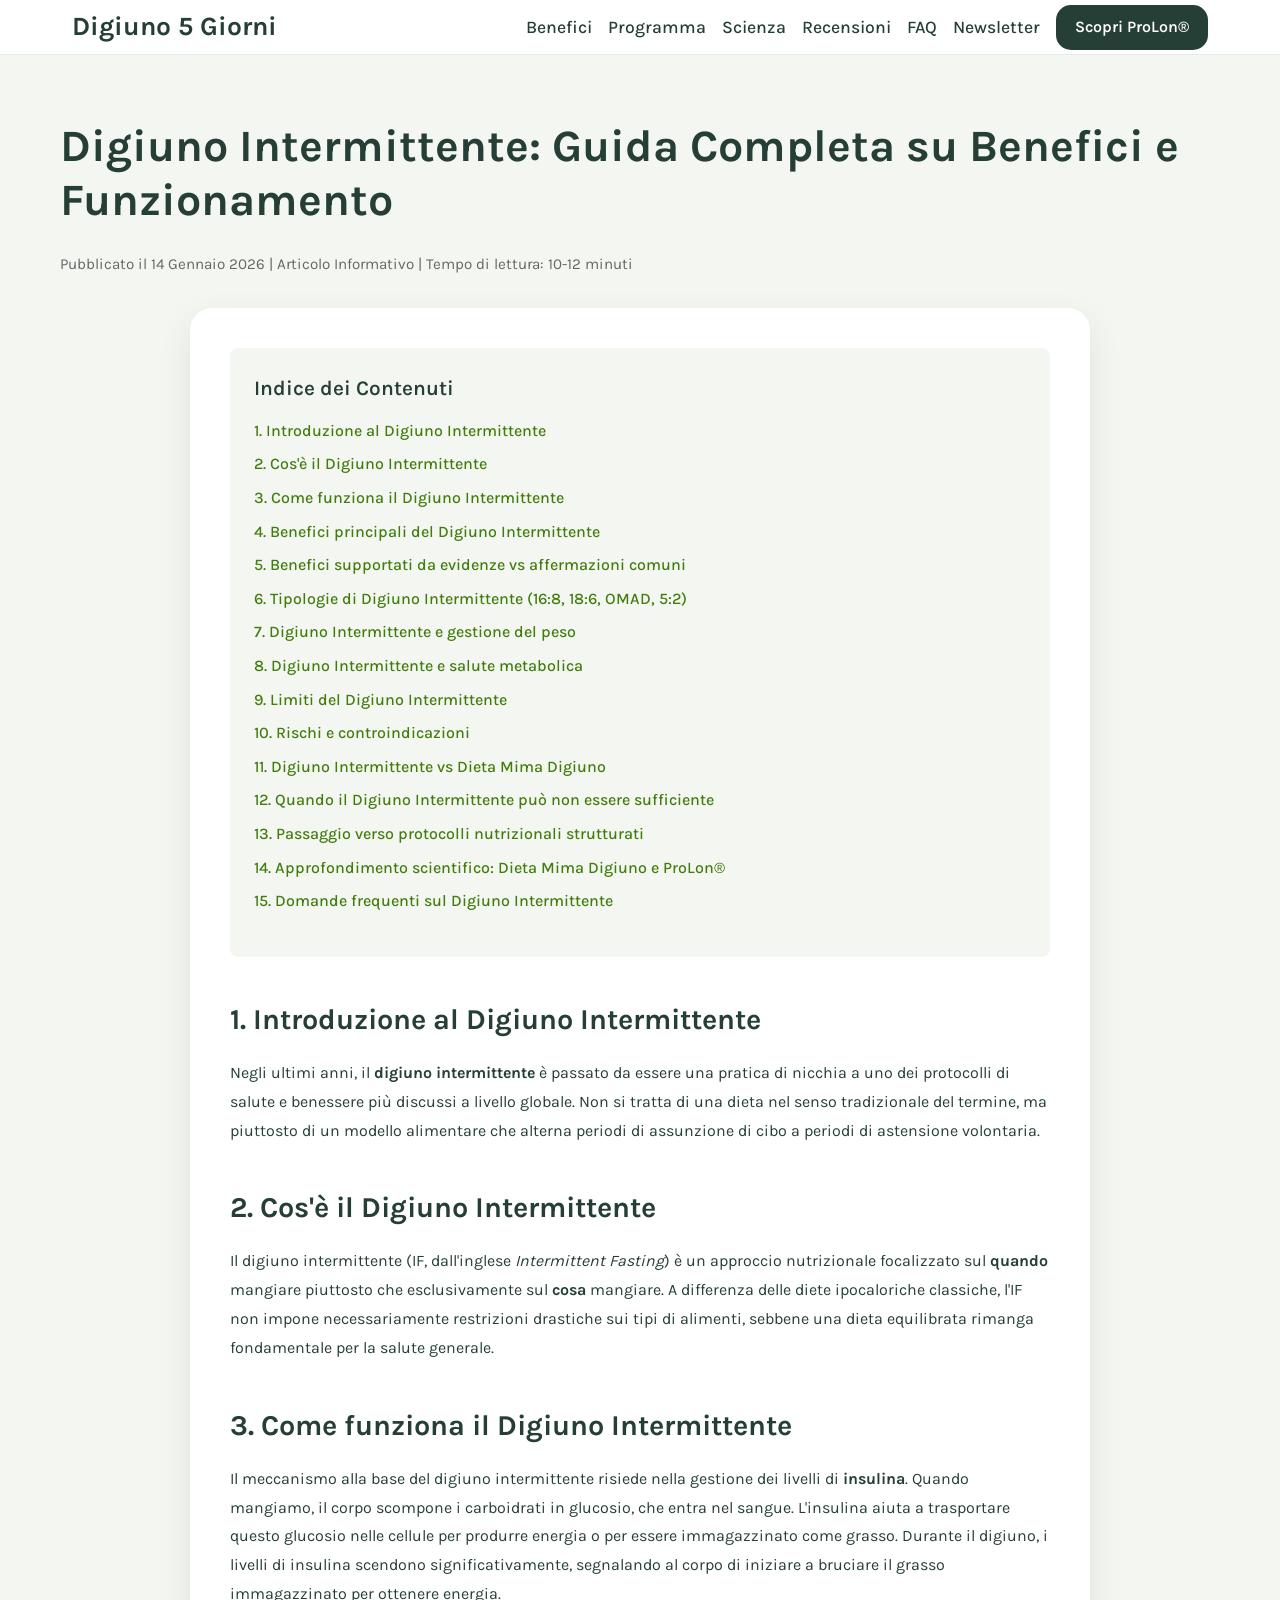
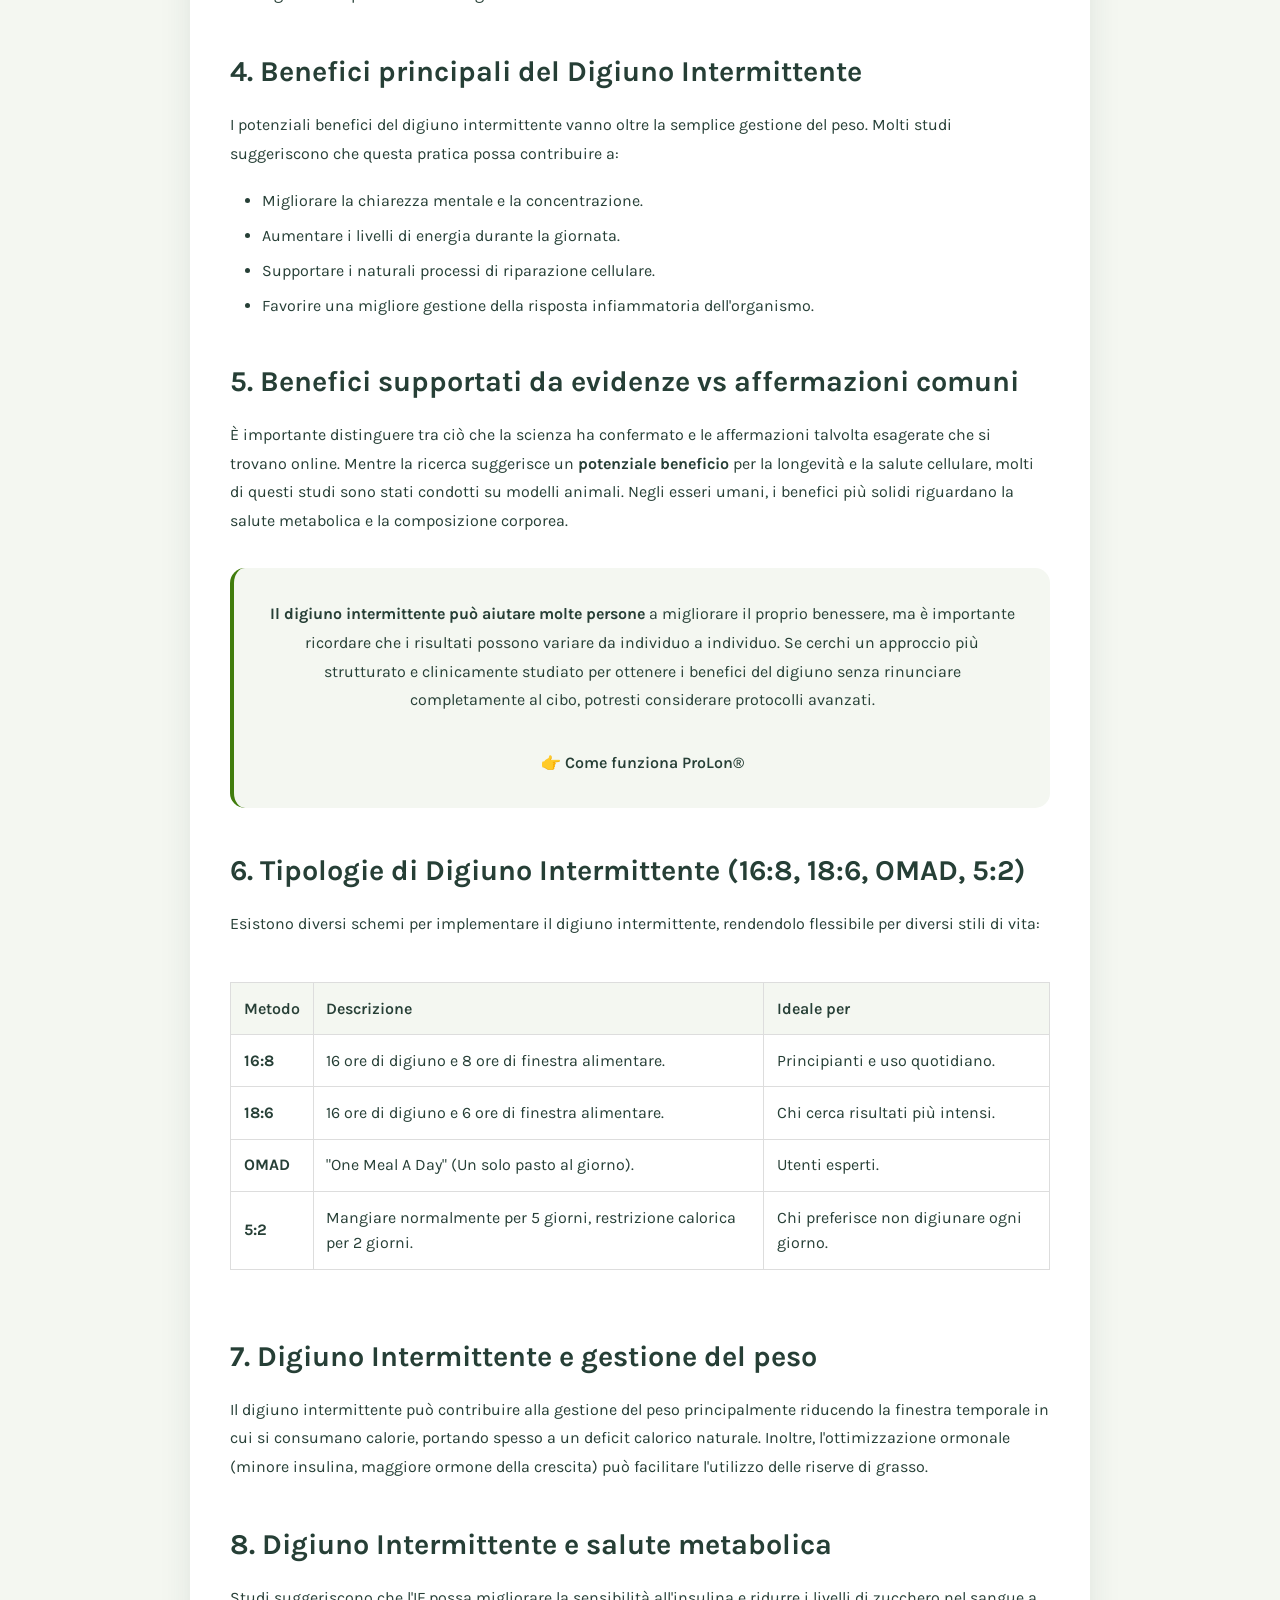
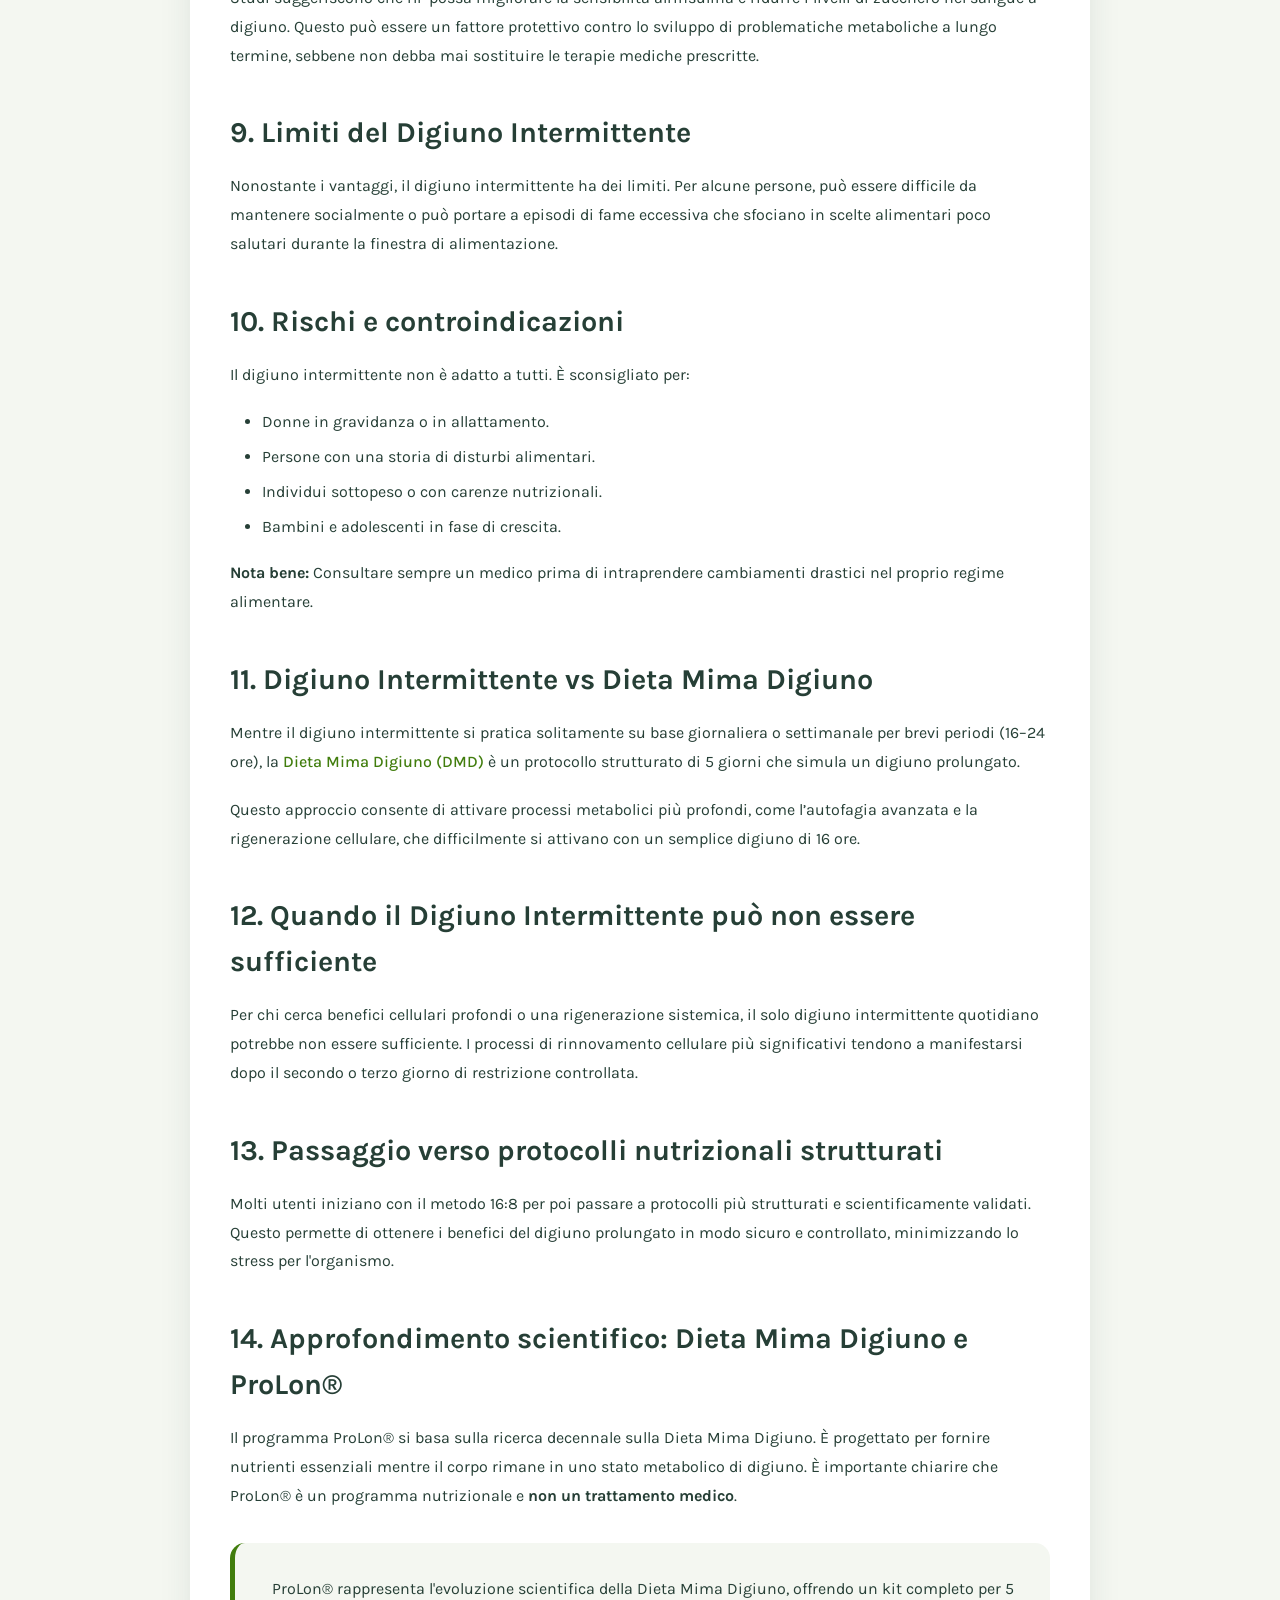
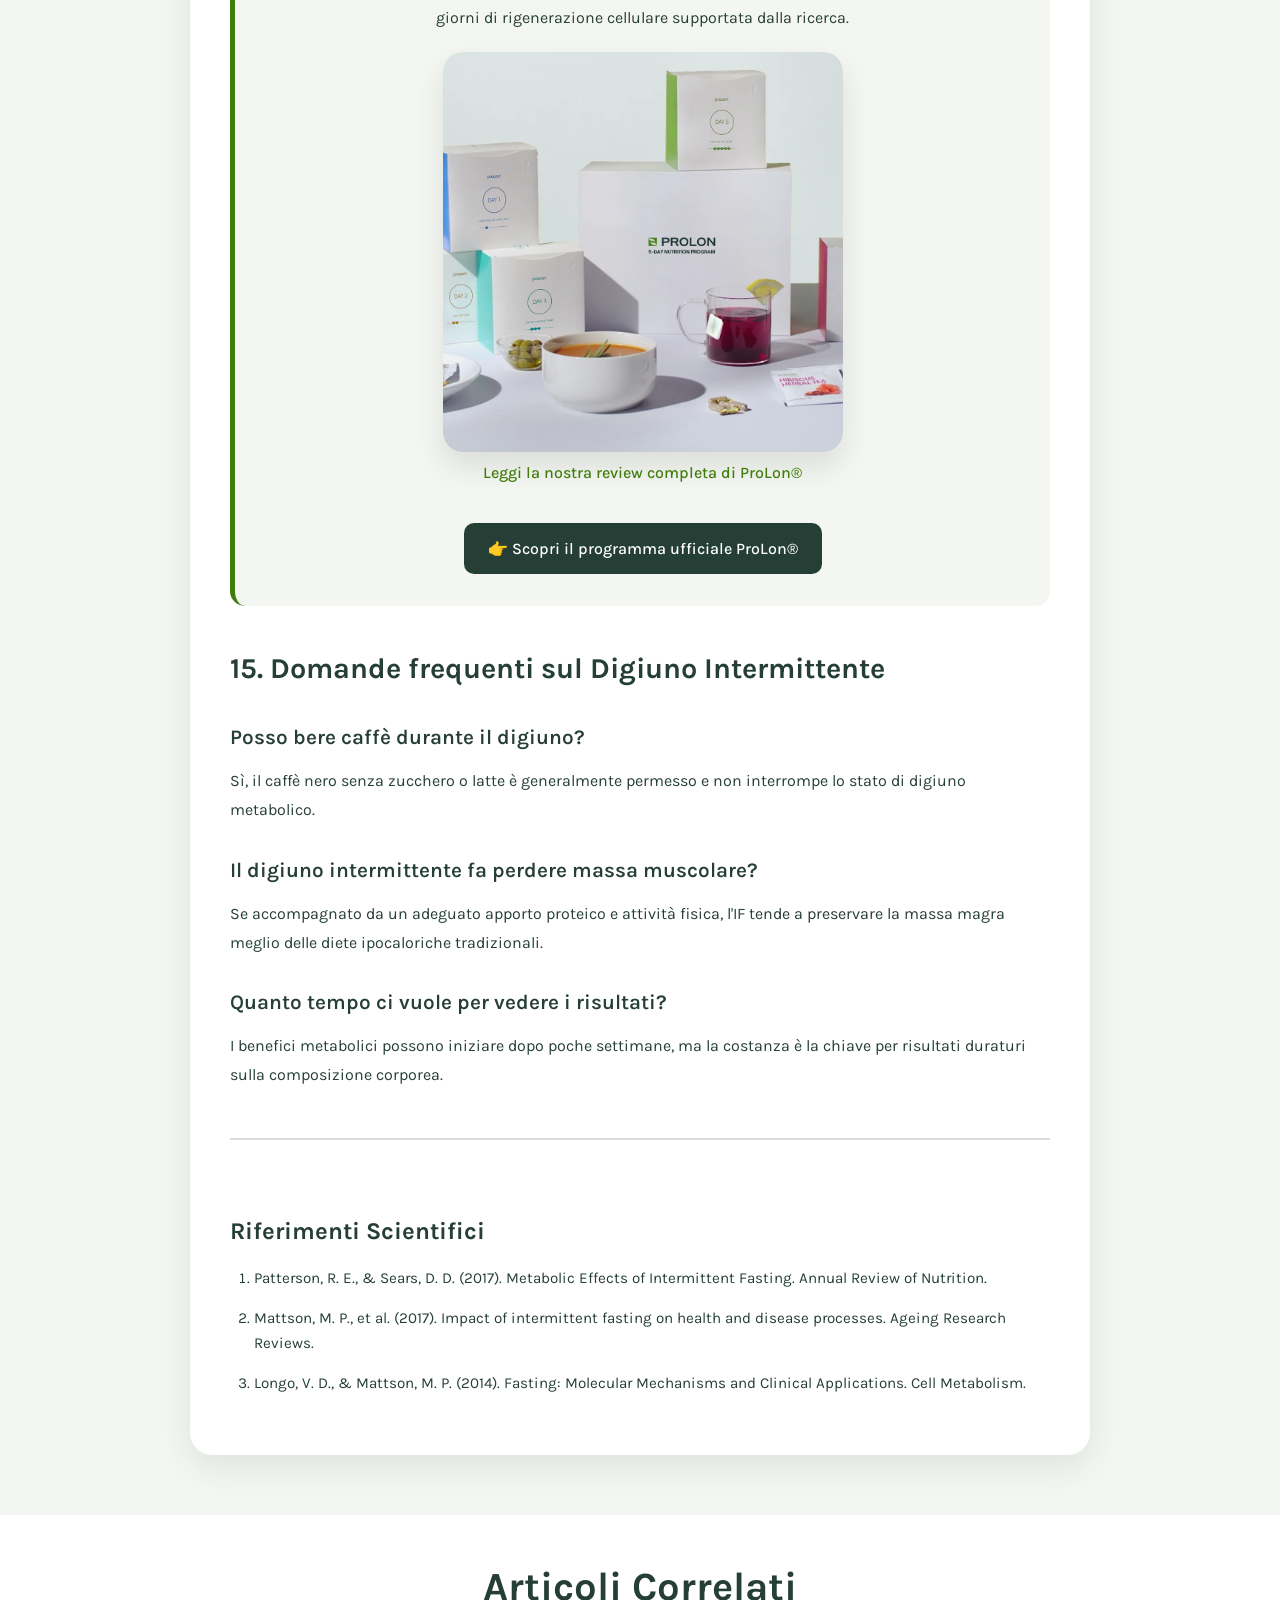
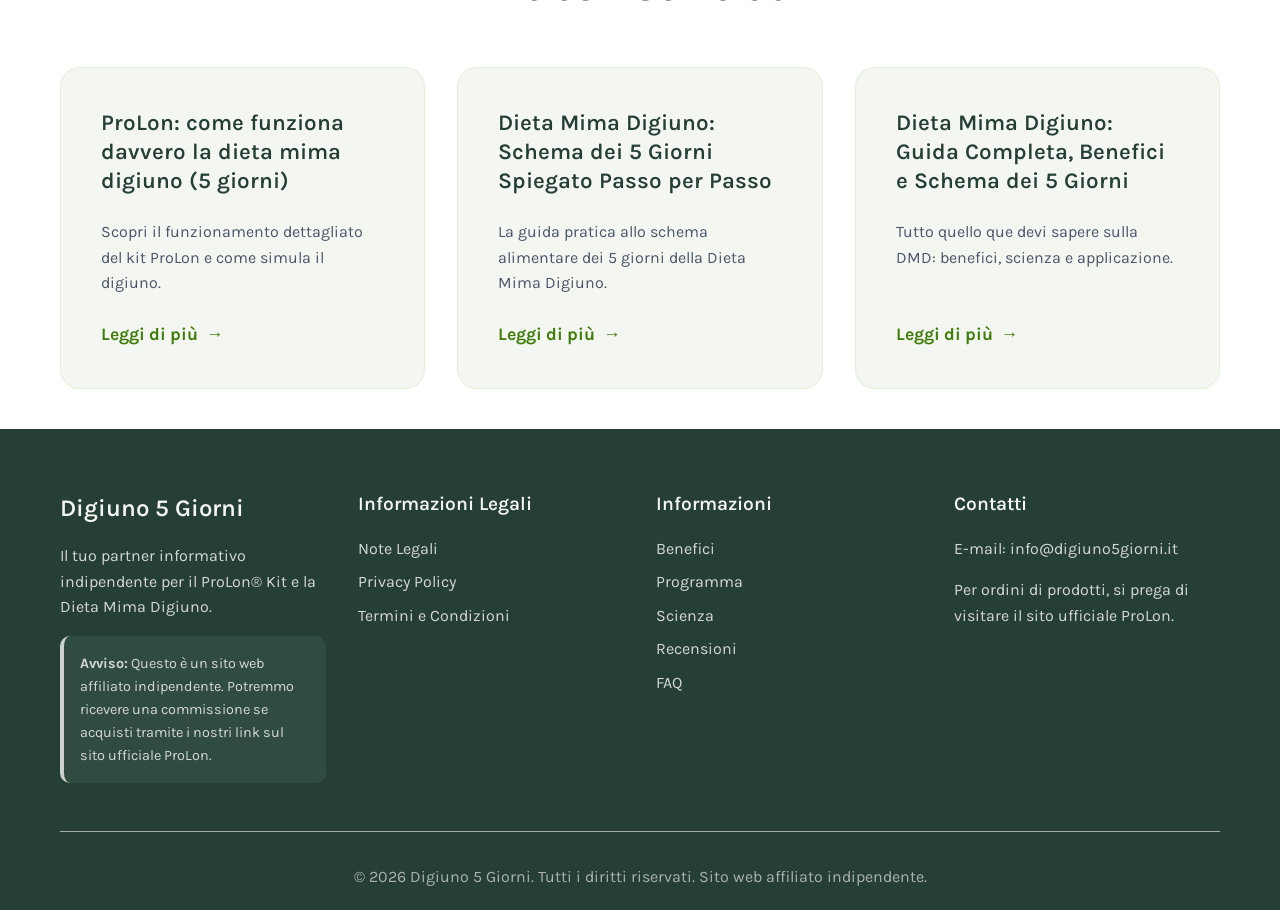
<file: digiuno-intermittente-benefici.html>
<!DOCTYPE html>
<html lang="it">
<head>
    <meta charset="UTF-8" />
    <meta name="viewport" content="width=device-width, initial-scale=1.0" />
    <title>Digiuno Intermittente: Guida Completa su Benefici e Funzionamento</title>
    <meta name="description" content="Scopri cos'è il digiuno intermittente, come funziona e quali sono i benefici per la salute metabolica supportati dalla scienza. Una guida pratica e completa." />

    <!-- Canonical, Favicon, Hreflang -->
    <link rel="canonical" href="https://digiuno5giorni.it/digiuno-intermittente-benefici" />
    <link rel="icon" href="favicon.ico" sizes="any">

	<link rel="icon" type="image/png" sizes="16x16" href="favicon-16.png">
	<link rel="icon" type="image/png" sizes="32x32" href="favicon-32.png">
	<link rel="icon" type="image/png" sizes="48x48" href="favicon-48.png">

	<link rel="apple-touch-icon" href="apple-touch-icon.png">

	<link rel="icon" type="image/png" sizes="192x192" href="favicon-192.png">
	<link rel="icon" type="image/png" sizes="512x512" href="favicon-512.png">

    <link rel="alternate" hreflang="it" href="https://digiuno5giorni.it/digiuno-intermittente-benefici" />
    <link rel="alternate" hreflang="x-default" href="https://digiuno5giorni.it/digiuno-intermittente-benefici" />

    <!-- Preconnect to essential third-party domains -->
    
    
    <link rel="preconnect" href="https://www.googletagmanager.com" crossorigin />
    <link rel="preconnect" href="https://www.google-analytics.com" crossorigin />

    <!-- Preload Google Fonts (non-blocking ) -->
    
    <noscript>
        
    </noscript>

    <!-- 1. Critical CSS for instant rendering of the 'above-the-fold' content -->
<style>
*{margin:0;padding:0;box-sizing:border-box}
html{scroll-behavior:smooth}
body{font-family:'Karla',sans-serif;line-height:1.6;color:#263f36;overflow-x:hidden}
.container{max-width:1200px;margin:0 auto;padding:0 20px}
.header{position:fixed;top:0;width:100%;background:rgba(255,255,255,.95);backdrop-filter:blur(10px);z-index:1000;transition:.3s;border-bottom:1px solid rgba(38,63,54,.1)}
.nav-container{display:flex;justify-content:space-between;align-items:center;padding:1rem 2rem;max-width:1200px;margin:0 auto;position:relative}
.logo,.logo a{color:#263f36;font-size:2rem;font-weight:700;text-decoration:none}
.logo{flex-shrink:0}
.logo a{display:inline-block}
.nav-menu{display:flex;list-style:none;gap:2rem;font-size:1.1rem;position:absolute;left:50%;transform:translateX(-50%)}
.nav-menu a{text-decoration:none;color:#263f36;font-weight:500;transition:.3s}
.nav-menu a:hover{color:#417d0d}
.header-btn{margin-left:auto;flex-shrink:0}
.header-cta-btn{background:#263f36;color:#fff;padding:.6rem 1.2rem;border-radius:15px;text-decoration:none;font-weight:600;font-size:1.2rem;transition:.3s;border:none;cursor:pointer;margin-left:auto;flex-shrink:0;white-space:nowrap}
.header-cta-btn:hover{background:#417d0d;color:#fff;transform:translateY(-1px)}
.hamburger{display:none;flex-direction:column;cursor:pointer;flex-shrink:0}
.hamburger span{width:25px;height:3px;background:#263f36;margin:3px 0;transition:.3s}
.article-hero{padding:120px 0 20px;background:#f4f7f1;display:flex;align-items:center}
.article-hero-container{max-width:1200px;margin:0 auto;padding:0 20px}
.article-title{font-size:2.8rem;font-weight:700;color:#263f36;margin-bottom:1.5rem;line-height:1.2}
.article-meta{font-size:.95rem;color:#666;margin-bottom:2rem}
.article-content{padding:40px 0 60px;background:#f4f7f1}
.article-body{max-width:900px;margin:-60px auto 0;padding:40px;background:#fff;border-radius:22px;box-shadow:0 12px 32px rgba(38,63,54,.1);position:relative;z-index:2}
.article-body h2{font-size:1.8rem;font-weight:700;color:#263f36;margin:2.5rem 0 1rem}
.article-body h3{font-size:1.3rem;font-weight:600;color:#263f36;margin:1.8rem 0 .8rem}
.article-body p{margin-bottom:1.2rem;line-height:1.8}
.article-body ul,.article-body ol{margin:0 0 1.2rem 2rem}
.article-body li{margin-bottom:.6rem}
.article-body table{width:100%;border-collapse:collapse;margin:1.5rem 0}
.article-body table th,.article-body table td{border:1px solid #ddd;padding:.8rem;text-align:left}
.article-body table th{background:#f4f7f1;font-weight:600}
.article-body a{color:#417d0d;text-decoration:none;font-weight:500}
.article-body a:hover{text-decoration:underline}
.toc{background:#f4f7f1;padding:1.5rem;border-radius:8px}
.toc h3{margin-top:0}
.toc ul{list-style:none;margin-left:0}
.toc li{margin-bottom:.5rem}
.toc a{color:#417d0d}
.references{margin-top:3rem;padding-top:2rem;border-top:2px solid #ddd}
.references h2{font-size:1.5rem}
.references ol{margin-left:1.5rem}
.references li{margin-bottom:1rem;font-size:.95rem}

@media(max-width:768px){
.nav-container{justify-content:flex-start;gap:1rem}
.hamburger{display:flex;order:1}
.logo{order:2;flex-grow:1;text-align:center;font-size:1.8rem}
.header-cta-btn{order:3;margin-left:0;padding:.5rem 1rem;font-size:1.15rem;display:none}
.nav-menu{display:none;flex-direction:column;position:absolute;top:100%;left:0;width:100%;background:#f4f7f1;padding:2rem 0;box-shadow:0 2px 10px rgba(38,63,54,.1);transform:none}
.nav-menu.active{display:flex}
.hamburger.active span:nth-child(1){transform:rotate(-45deg) translate(-5px,6px)}
.hamburger.active span:nth-child(2){opacity:0}
.hamburger.active span:nth-child(3){transform:rotate(45deg) translate(-5px,-6px)}
.article-body{margin:-40px 14px 0;padding:24px 20px;border-radius:16px}
.article-title{font-size:2rem}
.article-body h2{font-size:1.5rem}
.article-body h3{font-size:1.1rem}
}

@media(max-width:480px){
.article-title{font-size:1.6rem}
.article-body h2{font-size:1.3rem}
.article-body h3{font-size:1rem}
.article-body table{font-size:.9rem}
.article-body table th,.article-body table td{padding:.5rem}
}

@media(min-width:769px) and (max-width:1024px){
.article-body{margin:-40px 14px 0;padding:24px 20px;border-radius:16px}
.nav-container{justify-content:flex-start;gap:1rem}
.hamburger{display:flex;order:1;z-index:1001}
.logo{order:2;flex-grow:1;text-align:center;font-size:1.8rem}
.header-cta-btn{display:none}
.nav-menu{display:none;flex-direction:column;position:absolute;top:100%;left:0;width:100%;background:#f4f7f1;padding:2rem 0;box-shadow:0 2px 10px rgba(0,78,71,.1);transform:none}
.nav-menu.active{display:flex}
.nav-menu li{margin:.1rem 0;box-shadow:0 2px 10px rgba(0,78,71,.1);width:100%}
.nav-menu a{font-size:1.2rem;padding:1rem;display:block;width:100%;text-align:center;border-radius:2px;transition:.3s}
.nav-menu a:hover{background:#417d0d;color:#fff}
.hamburger span{width:25px;height:3px;background:#263f36;margin:3px 0;transition:.3s}
.hamburger.active span:nth-child(1){transform:rotate(-45deg) translate(-5px,6px)}
.hamburger.active span:nth-child(2){opacity:0}
.hamburger.active span:nth-child(3){transform:rotate(45deg) translate(-5px,-6px)}
.hero-container{grid-template-columns:1fr;gap:2rem;text-align:center}
.hero-buttons{justify-content:center}
}
</style>

    <!-- 2. Defer loading of the full stylesheet -->
    <link rel="stylesheet" href="styles.css?v=20260924b" />

    <!-- 3. Fallback for browsers with JavaScript disabled -->
    <noscript>
        <link rel="stylesheet" href="styles.css?v=20260924b" />
    </noscript>
    
<!-- Article Schema -->
<script type="application/ld+json">
{
  "@context": "https://schema.org",
  "@type": "Article",
  "headline": "Digiuno Intermittente: Guida Completa su Benefici e Funzionamento",
  "description": "Scopri cos'è il digiuno intermittente, come funciona e quali sono i benefici per la salute metabolica supportati dalla scienza. Una guida pratica e completa.",
  "image": "images/ProLon-5-Giorni-1080.webp",
  "datePublished": "2026-01-14",
  "dateModified": "2026-01-14",
  "author": {
    "@type": "Organization",
    "name": "Digiuno 5 Giorni"
  },
  "publisher": {
    "@type": "Organization",
    "name": "Digiuno 5 Giorni",
    "logo": {
      "@type": "ImageObject",
      "url": "https://digiuno5giorni.it/favicon-300x300.png"
    }
  }
}
</script>
<link rel="preload" href="fonts/karla-variable.woff2" as="font" type="font/woff2" crossorigin>
</head>
<body>

<header class="header">
        <nav class="nav">
            <div class="nav-container">
                <div class="logo">
						<a href="index.html" aria-label="ProLon">
							<span class="site-title">Digiuno 5 Giorni</span>
						</a>
					</div>
                <ul class="nav-menu" id="siteNavigation">
                    <li><a href="index.html#benefits">Benefici</a></li>
                    <li><a href="index.html#ingredients">Programma</a></li>
                    <li><a href="index.html#science">Scienza</a></li>
						<li><a href="index.html#recensioni">Recensioni</a></li>
                    <li><a href="index.html#faq">FAQ</a></li>
                <li><a href="index.html#newsletter">Newsletter</a></li></ul>
                <a href="https://prolon.it/a6EgUf" class="header-cta-btn" target="_blank" rel="noopener nofollow sponsored">Scopri ProLon®</a>
                <button type="button" class="hamburger" aria-label="Apri menu" aria-expanded="false" aria-controls="siteNavigation">
                    <span></span>
                    <span></span>
                    <span></span>
                </button>
            </div>
        </nav>
    </header>
<div id="menuOverlay"></div>

    <section class="article-hero">
        <div class="article-hero-container">
            <h1 class="article-title">Digiuno Intermittente: Guida Completa su Benefici e Funzionamento</h1>
            <div class="article-meta">
                <span>Pubblicato il 14 Gennaio 2026 | Articolo Informativo | Tempo di lettura: 10-12 minuti</span>
            </div>
        </div>
    </section>

    <section class="article-content">
        <div class="article-body">
            
            <div class="toc">
                <h3>Indice dei Contenuti</h3>
                <ul>
                    <li><a href="#sezione-1">1. Introduzione al Digiuno Intermittente</a></li>
                    <li><a href="#sezione-2">2. Cos'è il Digiuno Intermittente</a></li>
                    <li><a href="#sezione-3">3. Come funziona il Digiuno Intermittente</a></li>
                    <li><a href="#sezione-4">4. Benefici principali del Digiuno Intermittente</a></li>
                    <li><a href="#sezione-5">5. Benefici supportati da evidenze vs affermazioni comuni</a></li>
                    <li><a href="#sezione-6">6. Tipologie di Digiuno Intermittente (16:8, 18:6, OMAD, 5:2)</a></li>
                    <li><a href="#sezione-7">7. Digiuno Intermittente e gestione del peso</a></li>
                    <li><a href="#sezione-8">8. Digiuno Intermittente e salute metabolica</a></li>
                    <li><a href="#sezione-9">9. Limiti del Digiuno Intermittente</a></li>
                    <li><a href="#sezione-10">10. Rischi e controindicazioni</a></li>
                    <li><a href="#sezione-11">11. Digiuno Intermittente vs Dieta Mima Digiuno</a></li>
                    <li><a href="#sezione-12">12. Quando il Digiuno Intermittente può non essere sufficiente</a></li>
                    <li><a href="#sezione-13">13. Passaggio verso protocolli nutrizionali strutturati</a></li>
                    <li><a href="#sezione-14">14. Approfondimento scientifico: Dieta Mima Digiuno e ProLon®</a></li>
                    <li><a href="#sezione-15">15. Domande frequenti sul Digiuno Intermittente</a></li>
                </ul>
            </div>

            <h2 id="sezione-1">1. Introduzione al Digiuno Intermittente</h2>
            <p>Negli ultimi anni, il <strong>digiuno intermittente</strong> è passato da essere una pratica di nicchia a uno dei protocolli di salute e benessere più discussi a livello globale. Non si tratta di una dieta nel senso tradizionale del termine, ma piuttosto di un modello alimentare che alterna periodi di assunzione di cibo a periodi di astensione volontaria.</p>

            <h2 id="sezione-2">2. Cos'è il Digiuno Intermittente</h2>
            <p>Il digiuno intermittente (IF, dall'inglese <em>Intermittent Fasting</em>) è un approccio nutrizionale focalizzato sul <strong>quando</strong> mangiare piuttosto che esclusivamente sul <strong>cosa</strong> mangiare. A differenza delle diete ipocaloriche classiche, l'IF non impone necessariamente restrizioni drastiche sui tipi di alimenti, sebbene una dieta equilibrata rimanga fondamentale per la salute generale.</p>

            <h2 id="sezione-3">3. Come funziona il Digiuno Intermittente</h2>
            <p>Il meccanismo alla base del digiuno intermittente risiede nella gestione dei livelli di <strong>insulina</strong>. Quando mangiamo, il corpo scompone i carboidrati in glucosio, che entra nel sangue. L'insulina aiuta a trasportare questo glucosio nelle cellule per produrre energia o per essere immagazzinato come grasso. Durante il digiuno, i livelli di insulina scendono significativamente, segnalando al corpo di iniziare a bruciare il grasso immagazzinato per ottenere energia.</p>

            <h2 id="sezione-4">4. Benefici principali del Digiuno Intermittente</h2>
            <p>I potenziali benefici del digiuno intermittente vanno oltre la semplice gestione del peso. Molti studi suggeriscono che questa pratica possa contribuire a:</p>
            <ul>
                <li>Migliorare la chiarezza mentale e la concentrazione.</li>
                <li>Aumentare i livelli di energia durante la giornata.</li>
                <li>Supportare i naturali processi di riparazione cellulare.</li>
                <li>Favorire una migliore gestione della risposta infiammatoria dell'organismo.</li>
            </ul>

            <h2 id="sezione-5">5. Benefici supportati da evidenze vs affermazioni comuni</h2>
            <p>È importante distinguere tra ciò che la scienza ha confermato e le affermazioni talvolta esagerate che si trovano online. Mentre la ricerca suggerisce un <strong>potenziale beneficio</strong> per la longevità e la salute cellulare, molti di questi studi sono stati condotti su modelli animali. Negli esseri umani, i benefici più solidi riguardano la salute metabolica e la composizione corporea.</p>

            <div class="cta-box cta-soft">
                <p><strong>Il digiuno intermittente può aiutare molte persone</strong> a migliorare il proprio benessere, ma è importante ricordare che i risultati possono variare da individuo a individuo. Se cerchi un approccio più strutturato e clinicamente studiato per ottenere i benefici del digiuno senza rinunciare completamente al cibo, potresti considerare protocolli avanzati.</p>
                <a href="come-funziona-prolon.html" class="cta-link">👉 Come funziona ProLon®</a>
            </div>

            <h2 id="sezione-6">6. Tipologie di Digiuno Intermittente (16:8, 18:6, OMAD, 5:2)</h2>
            <p>Esistono diversi schemi per implementare il digiuno intermittente, rendendolo flessibile per diversi stili di vita:</p>
            <div class="table-scroll">
                <table>
                    <thead>
                        <tr>
                            <th>Metodo</th>
                            <th>Descrizione</th>
                            <th>Ideale per</th>
                        </tr>
                    </thead>
                    <tbody>
                        <tr>
                            <td><strong>16:8</strong></td>
                            <td>16 ore di digiuno e 8 ore di finestra alimentare.</td>
                            <td>Principianti e uso quotidiano.</td>
                        </tr>
                        <tr>
                            <td><strong>18:6</strong></td>
                            <td>16 ore di digiuno e 6 ore di finestra alimentare.</td>
                            <td>Chi cerca risultati più intensi.</td>
                        </tr>
                        <tr>
                            <td><strong>OMAD</strong></td>
                            <td>"One Meal A Day" (Un solo pasto al giorno).</td>
                            <td>Utenti esperti.</td>
                        </tr>
                        <tr>
                            <td><strong>5:2</strong></td>
                            <td>Mangiare normalmente per 5 giorni, restrizione calorica per 2 giorni.</td>
                            <td>Chi preferisce non digiunare ogni giorno.</td>
                        </tr>
                    </tbody>
                </table>
            </div>

            <h2 id="sezione-7">7. Digiuno Intermittente e gestione del peso</h2>
            <p>Il digiuno intermittente può contribuire alla gestione del peso principalmente riducendo la finestra temporale in cui si consumano calorie, portando spesso a un deficit calorico naturale. Inoltre, l'ottimizzazione ormonale (minore insulina, maggiore ormone della crescita) può facilitare l'utilizzo delle riserve di grasso.</p>

            <h2 id="sezione-8">8. Digiuno Intermittente e salute metabolica</h2>
            <p>Studi suggeriscono che l'IF possa migliorare la sensibilità all'insulina e ridurre i livelli di zucchero nel sangue a digiuno. Questo può essere un fattore protettivo contro lo sviluppo di problematiche metaboliche a lungo termine, sebbene non debba mai sostituire le terapie mediche prescritte.</p>

            <h2 id="sezione-9">9. Limiti del Digiuno Intermittente</h2>
            <p>Nonostante i vantaggi, il digiuno intermittente ha dei limiti. Per alcune persone, può essere difficile da mantenere socialmente o può portare a episodi di fame eccessiva che sfociano in scelte alimentari poco salutari durante la finestra di alimentazione.</p>

            <h2 id="sezione-10">10. Rischi e controindicazioni</h2>
            <p>Il digiuno intermittente non è adatto a tutti. È sconsigliato per:</p>
            <ul>
                <li>Donne in gravidanza o in allattamento.</li>
                <li>Persone con una storia di disturbi alimentari.</li>
                <li>Individui sottopeso o con carenze nutrizionali.</li>
                <li>Bambini e adolescenti in fase di crescita.</li>
            </ul>
            <p><strong>Nota bene:</strong> Consultare sempre un medico prima di intraprendere cambiamenti drastici nel proprio regime alimentare.</p>

            <h2 id="sezione-11">11. Digiuno Intermittente vs Dieta Mima Digiuno</h2>
			<p>Mentre il digiuno intermittente si pratica solitamente su base giornaliera o settimanale per brevi periodi (16–24 ore), la <a href="dieta-mima-digiuno.html">Dieta Mima Digiuno (DMD)</a> è un protocollo strutturato di 5 giorni che simula un digiuno prolungato.</p>
			<p>Questo approccio consente di attivare processi metabolici più profondi, come l’autofagia avanzata e la rigenerazione cellulare, che difficilmente si attivano con un semplice digiuno di 16 ore.</p>

            <h2 id="sezione-12">12. Quando il Digiuno Intermittente può non essere sufficiente</h2>
            <p>Per chi cerca benefici cellulari profondi o una rigenerazione sistemica, il solo digiuno intermittente quotidiano potrebbe non essere sufficiente. I processi di rinnovamento cellulare più significativi tendono a manifestarsi dopo il secondo o terzo giorno di restrizione controllata.</p>

            <h2 id="sezione-13">13. Passaggio verso protocolli nutrizionali strutturati</h2>
            <p>Molti utenti iniziano con il metodo 16:8 per poi passare a protocolli più strutturati e scientificamente validati. Questo permette di ottenere i benefici del digiuno prolungato in modo sicuro e controllato, minimizzando lo stress per l'organismo.</p>

            <h2 id="sezione-14">14. Approfondimento scientifico: Dieta Mima Digiuno e ProLon®</h2>

<p>Il programma ProLon® si basa sulla ricerca decennale sulla Dieta Mima Digiuno. È progettato per fornire nutrienti essenziali mentre il corpo rimane in uno stato metabolico di digiuno. È importante chiarire che ProLon® è un programma nutrizionale e <strong>non un trattamento medico</strong>.</p>

<div class="cta-box">

    <p>ProLon® rappresenta l'evoluzione scientifica della Dieta Mima Digiuno, offrendo un kit completo per 5 giorni di rigenerazione cellulare supportata dalla ricerca.</p>

    <a href="https://prolon.it/mm5i9o" target="_blank" rel="noopener nofollow sponsored" class="ingredients-image">
        <img src="/images/ProLon-Dieta-Mima-Digiuno.webp" alt="ProLon Dieta Mima Digiuno – Kit ufficiale 5 giorni" loading="lazy" width="400" height="400" class="lazy" >
	</a>

    <p><a href="index.html">Leggi la nostra review completa di ProLon®</a></p>

    <a href="https://prolon.it/mm5i9o" target="_blank" rel="noopener nofollow sponsored" class="cta-link">
        👉 Scopri il programma ufficiale ProLon®
    </a>

</div>

            <h2 id="sezione-15">15. Domande frequenti sul Digiuno Intermittente</h2>
            <h3>Posso bere caffè durante il digiuno?</h3>
            <p>Sì, il caffè nero senza zucchero o latte è generalmente permesso e non interrompe lo stato di digiuno metabolico.</p>
            <h3>Il digiuno intermittente fa perdere massa muscolare?</h3>
            <p>Se accompagnato da un adeguato apporto proteico e attività fisica, l'IF tende a preservare la massa magra meglio delle diete ipocaloriche tradizionali.</p>
            <h3>Quanto tempo ci vuole per vedere i risultati?</h3>
            <p>I benefici metabolici possono iniziare dopo poche settimane, ma la costanza è la chiave per risultati duraturi sulla composizione corporea.</p>

            <div class="references">
                <h2>Riferimenti Scientifici</h2>
                <ol>
                    <li>Patterson, R. E., & Sears, D. D. (2017). Metabolic Effects of Intermittent Fasting. Annual Review of Nutrition.</li>
                    <li>Mattson, M. P., et al. (2017). Impact of intermittent fasting on health and disease processes. Ageing Research Reviews.</li>
                    <li>Longo, V. D., & Mattson, M. P. (2014). Fasting: Molecular Mechanisms and Clinical Applications. Cell Metabolism.</li>
                </ol>
            </div>
        </div>
    </section>

    <!-- Footer -->
    
    <!-- Related Articles Section -->
    <section class="related-articles">
        <div class="container">
            <h2 class="section-title">Articoli Correlati</h2>
            <div class="articles-grid">
                <a href="come-funziona-prolon.html" class="article-card">
                    <h3>ProLon: come funziona davvero la dieta mima digiuno (5 giorni)</h3>
                    <p>Scopri il funzionamento dettagliato del kit ProLon e come simula il digiuno.</p>
                    <span class="read-more">Leggi di più</span>
                </a>
                <a href="dieta-mima-digiuno-schema-5-giorni.html" class="article-card">
                    <h3>Dieta Mima Digiuno: Schema dei 5 Giorni Spiegato Passo per Passo</h3>
                    <p>La guida pratica allo schema alimentare dei 5 giorni della Dieta Mima Digiuno.</p>
                    <span class="read-more">Leggi di più</span>
                </a>
                <a href="dieta-mima-digiuno.html" class="article-card">
                    <h3>Dieta Mima Digiuno: Guida Completa, Benefici e Schema dei 5 Giorni</h3>
                    <p>Tutto quello que devi sapere sulla DMD: benefici, scienza e applicazione.</p>
                    <span class="read-more">Leggi di più</span>
                </a>
            </div>
        </div>
    </section>
    <footer class="footer">
        <div class="container">
            <div class="footer-content">
                <div class="footer-section">
						<h3><a href="index.html" class="footer-logo">Digiuno 5 Giorni</a></h3>
						<p>Il tuo partner informativo indipendente per il ProLon® Kit e la Dieta Mima Digiuno.</p>
						<p class="affiliate-notice">
						<strong>Avviso:</strong> Questo è un sito web affiliato indipendente. Potremmo ricevere una commissione se acquisti tramite i nostri link sul sito ufficiale ProLon.
						</p>
					</div>
                
                <div class="footer-section">
                    <h4>Informazioni Legali</h4>
                    <ul>
                        <li><a href="note-legali.html">Note Legali</a></li>
                        <li><a href="privacy-policy.html">Privacy Policy</a></li>
                        <li><a href="termini-e-condizioni.html">Termini e Condizioni</a></li>
                    </ul>
                </div>
                
                <div class="footer-section">
                    <h4>Informazioni</h4>
                    <ul>
                        <li><a href="index.html#benefits">Benefici</a></li>
                        <li><a href="index.html#ingredients">Programma</a></li>
                        <li><a href="index.html#science">Scienza</a></li>
							<li><a href="index.html#recensioni">Recensioni</a></li>
                        <li><a href="index.html#faq">FAQ</a></li>                        
                    </ul>
                </div>
                
                <div class="footer-section">
                    <h4>Contatti</h4>
                    <p>E-mail: info@digiuno5giorni.it</p>
                    <p>Per ordini di prodotti, si prega di visitare il sito ufficiale ProLon.</p>
                </div>
            </div>
            
            <div class="footer-bottom">
                <p>&copy; 2026 Digiuno 5 Giorni. Tutti i diritti riservati. Sito web affiliato indipendente.</p>
            </div>
        </div>
    </footer>

    <script src="script.js?v=20260924b" defer></script>
    <script src="gtag.js" async></script>
</body>
</html>
</file>
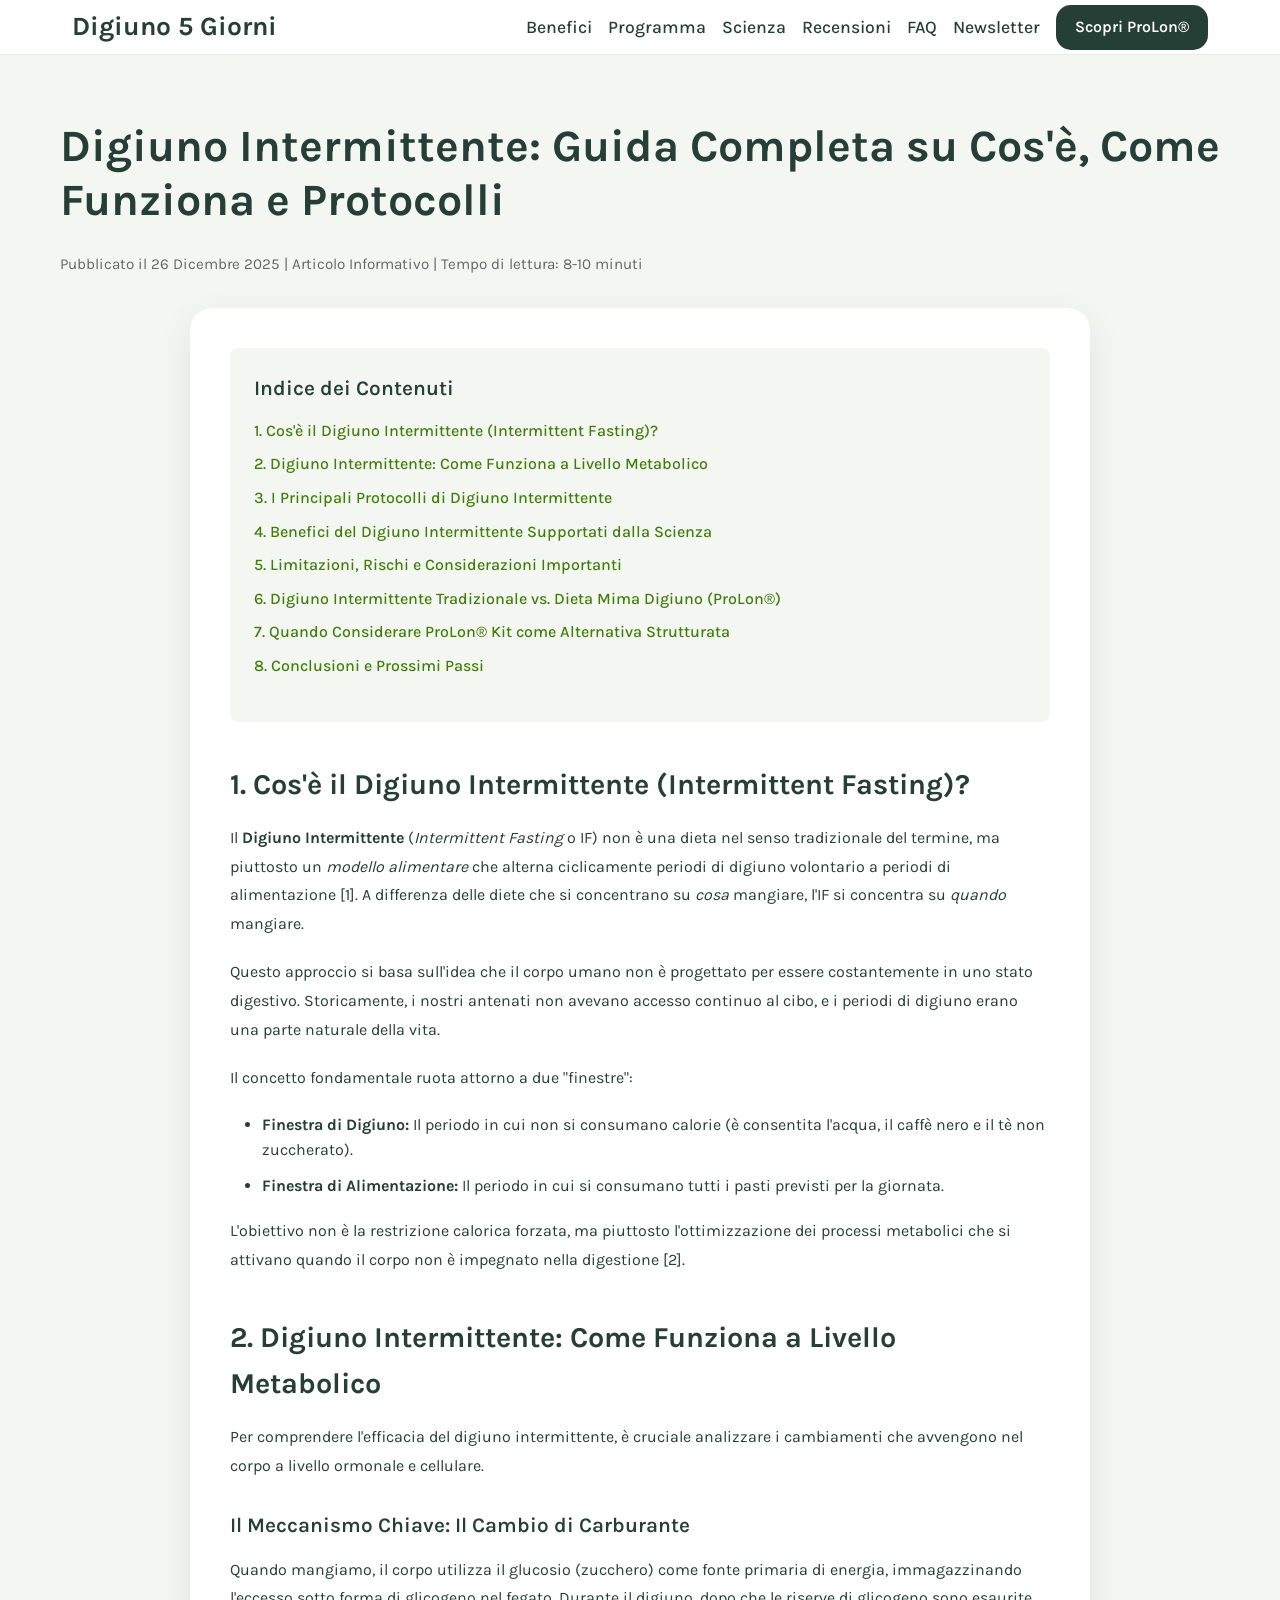
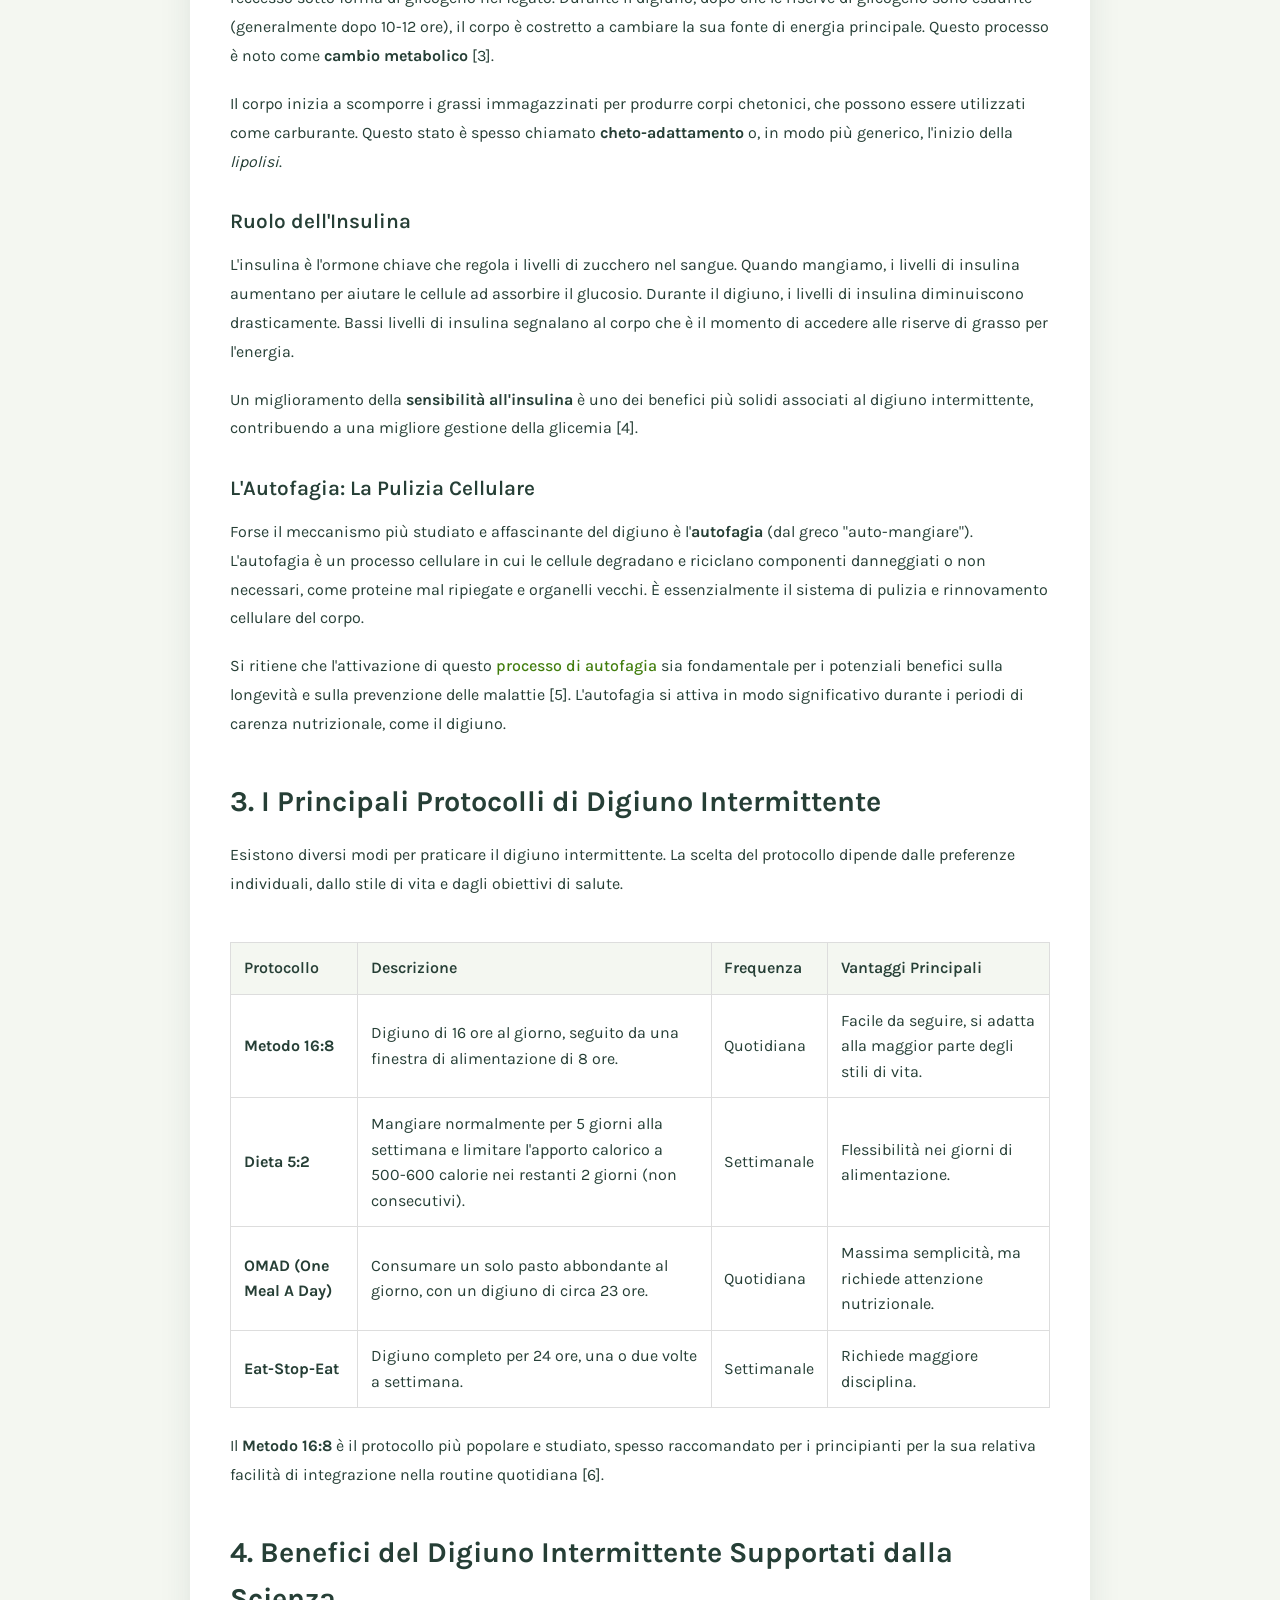
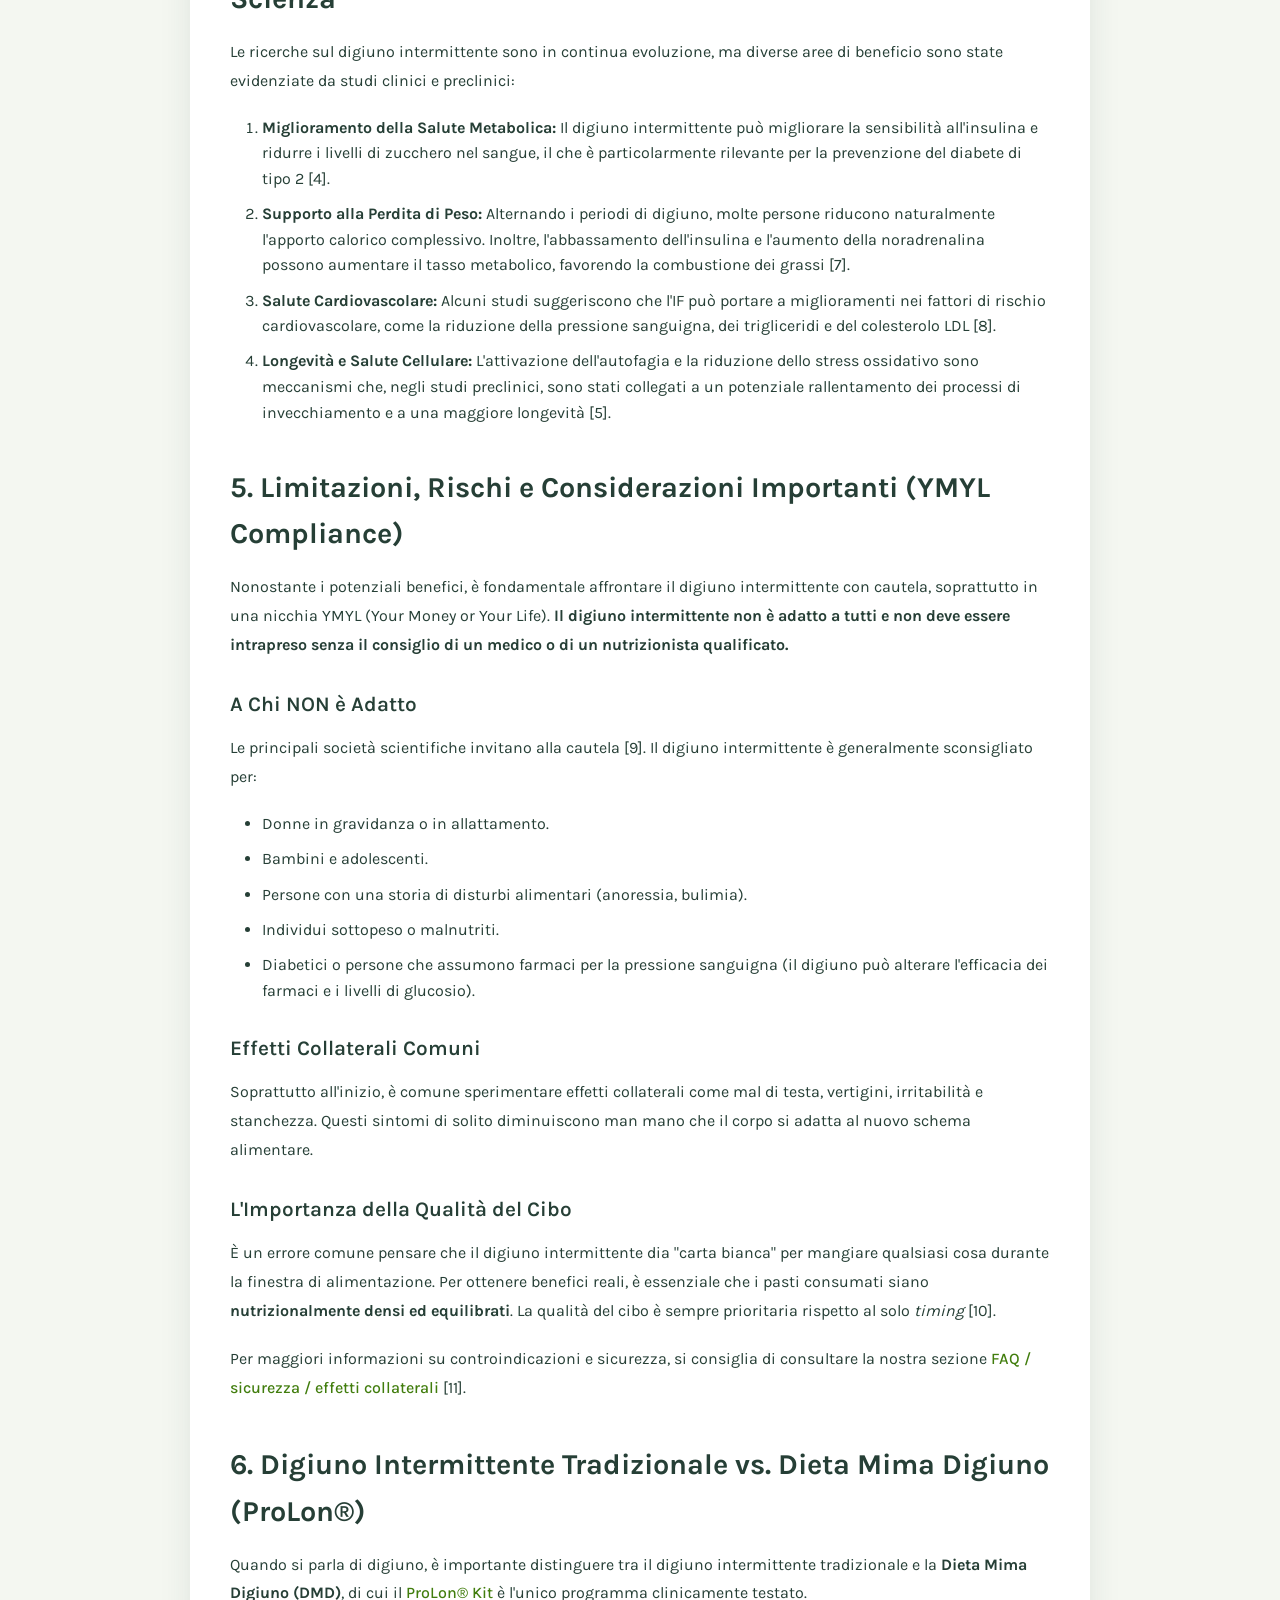
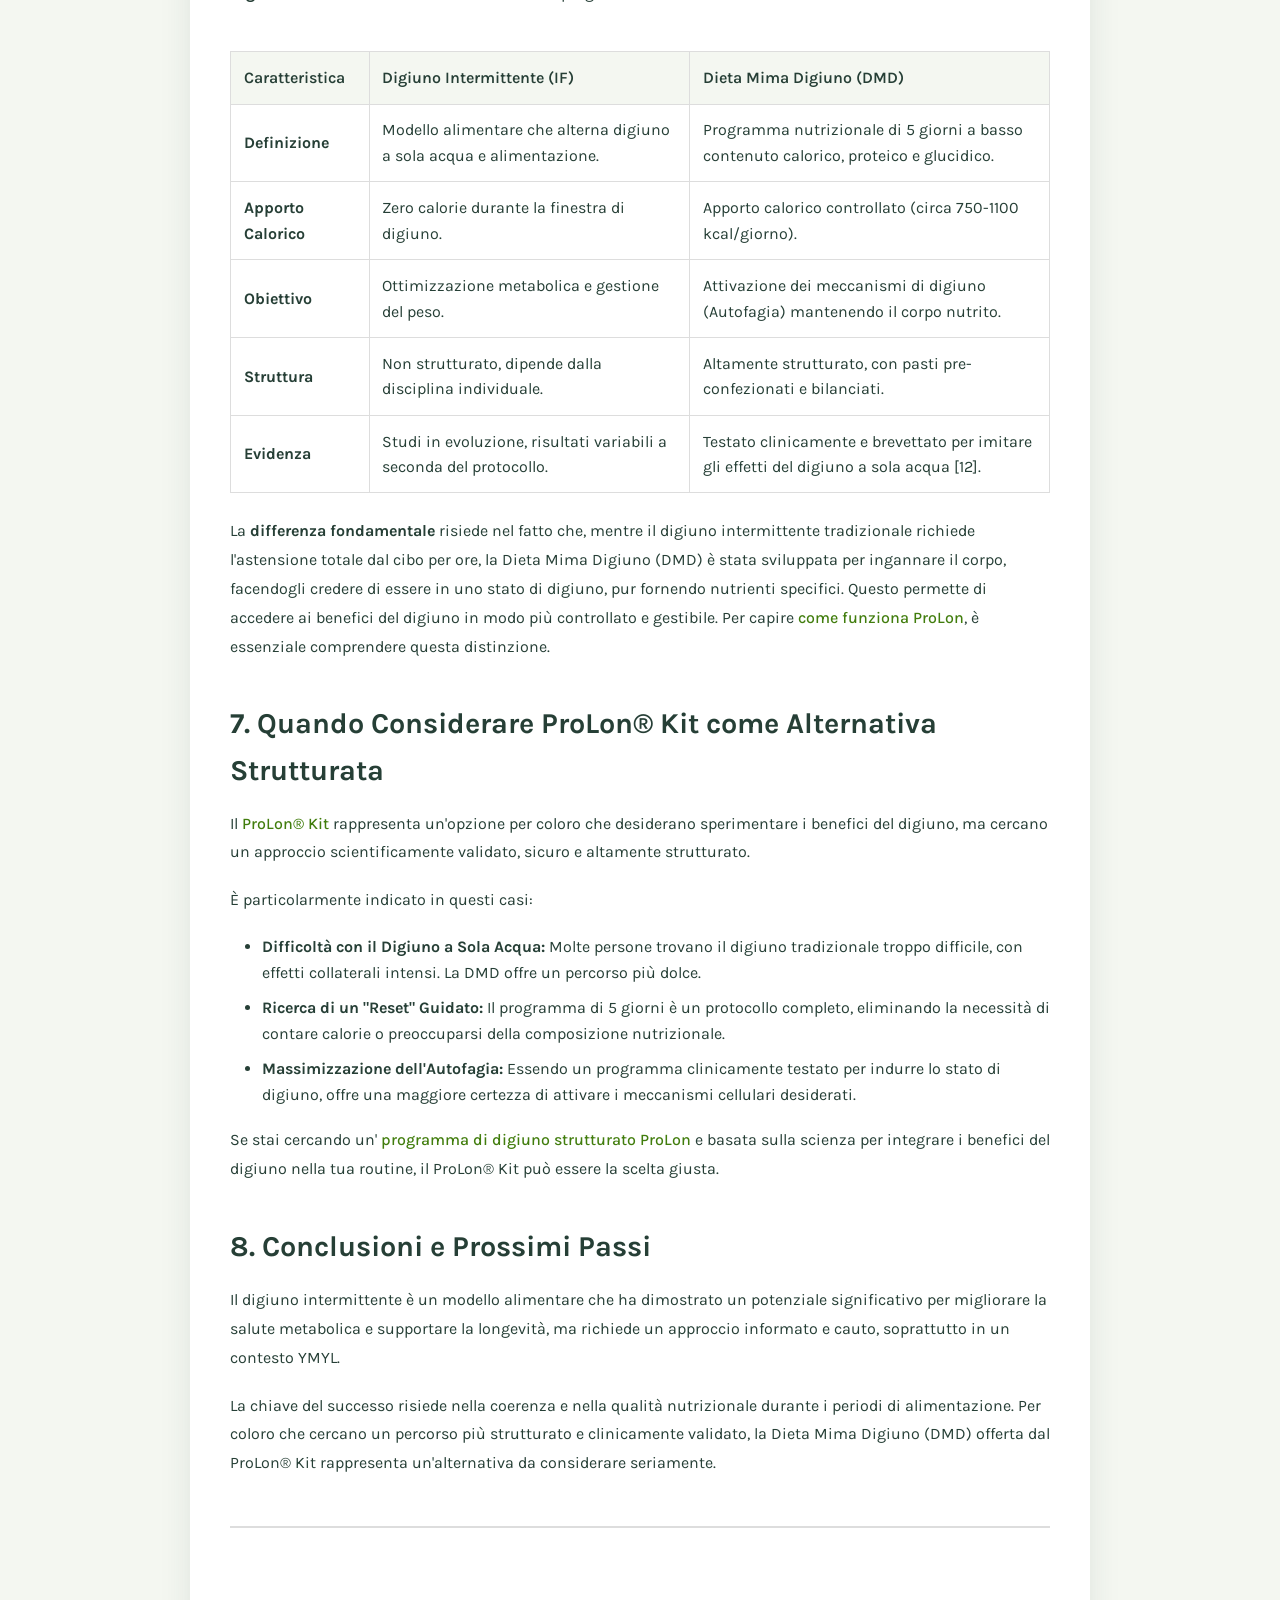
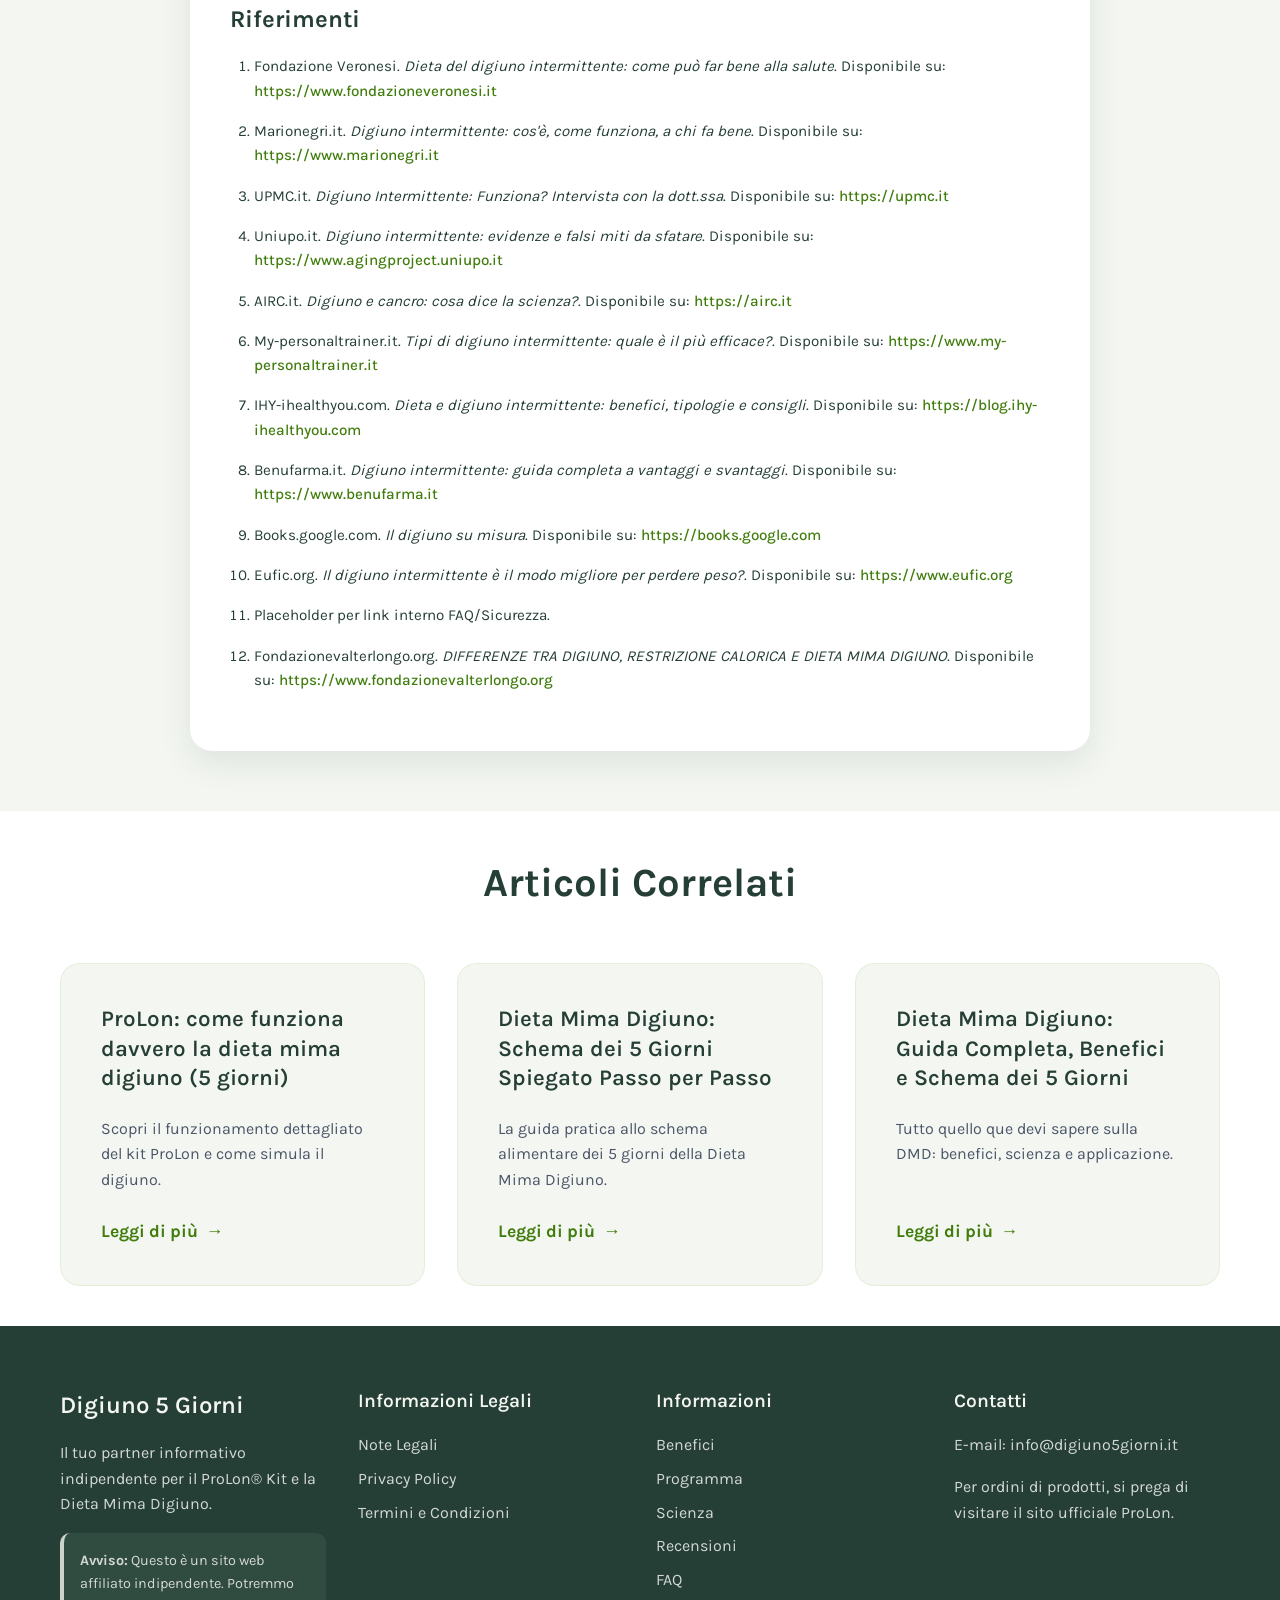
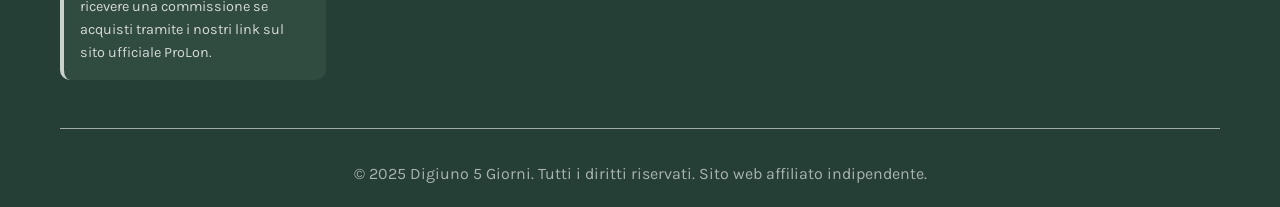
<file: digiuno-intermittente-come-funziona.html>
<!DOCTYPE html>
<html lang="it">
<head>
    <meta charset="UTF-8" />
    <meta name="viewport" content="width=device-width, initial-scale=1.0" />
    <title>Digiuno intermittente: come funziona davvero? Benefici e schema</title>
    <meta name="description" content="Scopri il digiuno intermittente: meccanismi, protocolli (16:8, 5:2) e benefici supportati dalla scienza. Una guida neutrale e completa per la tua salute." />

    <!-- Canonical, Favicon, Hreflang -->
    <link rel="canonical" href="https://digiuno5giorni.it/digiuno-intermittente-come-funziona" />
    <link rel="icon" href="favicon.ico" sizes="any">

	<link rel="icon" type="image/png" sizes="16x16" href="favicon-16.png">
	<link rel="icon" type="image/png" sizes="32x32" href="favicon-32.png">
	<link rel="icon" type="image/png" sizes="48x48" href="favicon-48.png">

	<link rel="apple-touch-icon" href="apple-touch-icon.png">

	<link rel="icon" type="image/png" sizes="192x192" href="favicon-192.png">
	<link rel="icon" type="image/png" sizes="512x512" href="favicon-512.png">

    <link rel="alternate" hreflang="it" href="https://digiuno5giorni.it/digiuno-intermittente-come-funziona" />
    <link rel="alternate" hreflang="x-default" href="https://digiuno5giorni.it/digiuno-intermittente-come-funziona" />

    <!-- Preconnect to essential third-party domains -->
    
    
    <link rel="preconnect" href="https://www.googletagmanager.com" crossorigin />
    <link rel="preconnect" href="https://www.google-analytics.com" crossorigin />

    <!-- Preload Google Fonts (non-blocking ) -->
    
    <noscript>
        
    </noscript>

    <!-- 1. Critical CSS for instant rendering of the 'above-the-fold' content -->
<style>
*{margin:0;padding:0;box-sizing:border-box}
html{scroll-behavior:smooth}
body{font-family:'Karla',sans-serif;line-height:1.6;color:#263f36;overflow-x:hidden}
.container{max-width:1200px;margin:0 auto;padding:0 20px}
.header{position:fixed;top:0;width:100%;background:rgba(255,255,255,.95);backdrop-filter:blur(10px);z-index:1000;transition:.3s;border-bottom:1px solid rgba(38,63,54,.1)}
.nav-container{display:flex;justify-content:space-between;align-items:center;padding:1rem 2rem;max-width:1200px;margin:0 auto;position:relative}
.logo,.logo a{color:#263f36;font-size:2rem;font-weight:700;text-decoration:none}
.logo{flex-shrink:0}
.logo a{display:inline-block}
.nav-menu{display:flex;list-style:none;gap:2rem;font-size:1.1rem;position:absolute;left:50%;transform:translateX(-50%)}
.nav-menu a{text-decoration:none;color:#263f36;font-weight:500;transition:.3s}
.nav-menu a:hover{color:#417d0d}
.header-btn{margin-left:auto;flex-shrink:0}
.header-cta-btn{background:#263f36;color:#fff;padding:.6rem 1.2rem;border-radius:15px;text-decoration:none;font-weight:600;font-size:1.2rem;transition:.3s;border:none;cursor:pointer;margin-left:auto;flex-shrink:0;white-space:nowrap}
.header-cta-btn:hover{background:#417d0d;color:#fff;transform:translateY(-1px)}
.hamburger{display:none;flex-direction:column;cursor:pointer;flex-shrink:0}
.hamburger span{width:25px;height:3px;background:#263f36;margin:3px 0;transition:.3s}
.article-hero{padding:120px 0 20px;background:#f4f7f1;display:flex;align-items:center}
.article-hero-container{max-width:1200px;margin:0 auto;padding:0 20px}
.article-title{font-size:2.8rem;font-weight:700;color:#263f36;margin-bottom:1.5rem;line-height:1.2}
.article-meta{font-size:.95rem;color:#666;margin-bottom:2rem}
.article-content{padding:40px 0 60px;background:#f4f7f1}
.article-body{max-width:900px;margin:-60px auto 0;padding:40px;background:#fff;border-radius:22px;box-shadow:0 12px 32px rgba(38,63,54,.1);position:relative;z-index:2}
.article-body h2{font-size:1.8rem;font-weight:700;color:#263f36;margin:2.5rem 0 1rem}
.article-body h3{font-size:1.3rem;font-weight:600;color:#263f36;margin:1.8rem 0 .8rem}
.article-body p{margin-bottom:1.2rem;line-height:1.8}
.article-body ul,.article-body ol{margin:0 0 1.2rem 2rem}
.article-body li{margin-bottom:.6rem}
.article-body table{width:100%;border-collapse:collapse;margin:1.5rem 0}
.article-body table th,.article-body table td{border:1px solid #ddd;padding:.8rem;text-align:left}
.article-body table th{background:#f4f7f1;font-weight:600}
.article-body a{color:#417d0d;text-decoration:none;font-weight:500}
.article-body a:hover{text-decoration:underline}
.toc{background:#f4f7f1;padding:1.5rem;border-radius:8px}
.toc h3{margin-top:0}
.toc ul{list-style:none;margin-left:0}
.toc li{margin-bottom:.5rem}
.toc a{color:#417d0d}
.references{margin-top:3rem;padding-top:2rem;border-top:2px solid #ddd}
.references h2{font-size:1.5rem}
.references ol{margin-left:1.5rem}
.references li{margin-bottom:1rem;font-size:.95rem}

@media(max-width:768px){
.nav-container{justify-content:flex-start;gap:1rem}
.hamburger{display:flex;order:1}
.logo{order:2;flex-grow:1;text-align:center;font-size:1.8rem}
.header-cta-btn{order:3;margin-left:0;padding:.5rem 1rem;font-size:1.15rem;display:none}
.nav-menu{display:none;flex-direction:column;position:absolute;top:100%;left:0;width:100%;background:#f4f7f1;padding:2rem 0;box-shadow:0 2px 10px rgba(38,63,54,.1);transform:none}
.nav-menu.active{display:flex}
.hamburger.active span:nth-child(1){transform:rotate(-45deg) translate(-5px,6px)}
.hamburger.active span:nth-child(2){opacity:0}
.hamburger.active span:nth-child(3){transform:rotate(45deg) translate(-5px,-6px)}
.article-body{margin:-40px 14px 0;padding:24px 20px;border-radius:16px}
.article-title{font-size:2rem}
.article-body h2{font-size:1.5rem}
.article-body h3{font-size:1.1rem}
}

@media(max-width:480px){
.article-title{font-size:1.6rem}
.article-body h2{font-size:1.3rem}
.article-body h3{font-size:1rem}
.article-body table{font-size:.9rem}
.article-body table th,.article-body table td{padding:.5rem}
}

@media(min-width:769px) and (max-width:1024px){
.article-body{margin:-40px 14px 0;padding:24px 20px;border-radius:16px}
.nav-container{justify-content:flex-start;gap:1rem}
.hamburger{display:flex;order:1;z-index:1001}
.logo{order:2;flex-grow:1;text-align:center;font-size:1.8rem}
.header-cta-btn{display:none}
.nav-menu{display:none;flex-direction:column;position:absolute;top:100%;left:0;width:100%;background:#f4f7f1;padding:2rem 0;box-shadow:0 2px 10px rgba(0,78,71,.1);transform:none}
.nav-menu.active{display:flex}
.nav-menu li{margin:.1rem 0;box-shadow:0 2px 10px rgba(0,78,71,.1);width:100%}
.nav-menu a{font-size:1.2rem;padding:1rem;display:block;width:100%;text-align:center;border-radius:2px;transition:.3s}
.nav-menu a:hover{background:#417d0d;color:#fff}
.hamburger span{width:25px;height:3px;background:#263f36;margin:3px 0;transition:.3s}
.hamburger.active span:nth-child(1){transform:rotate(-45deg) translate(-5px,6px)}
.hamburger.active span:nth-child(2){opacity:0}
.hamburger.active span:nth-child(3){transform:rotate(45deg) translate(-5px,-6px)}
.hero-container{grid-template-columns:1fr;gap:2rem;text-align:center}
.hero-buttons{justify-content:center}
}
</style>

    <!-- 2. Defer loading of the full stylesheet -->
    <link rel="stylesheet" href="styles.css?v=20260924b" />

    <!-- 3. Fallback for browsers with JavaScript disabled -->
    <noscript>
        <link rel="stylesheet" href="styles.css?v=20260924b" />
    </noscript>
    
<!-- Article Schema -->
<script type="application/ld+json">
{
  "@context": "https://schema.org",
  "@type": "Article",
  "headline": "Digiuno intermittente: come funziona davvero? Benefici e schema",
  "description": "Scopri il digiuno intermittente: meccanismi, protocolli (16:8, 5:2) e benefici supportati dalla scienza. Una guida neutrale e completa per la tua salute.",
  "image": "images/ProLon-5-Giorni-1080.webp",
  "datePublished": "2025-12-26",
  "dateModified": "2025-12-26",
  "author": {
    "@type": "Organization",
    "name": "Digiuno 5 Giorni"
  },
  "publisher": {
    "@type": "Organization",
    "name": "Digiuno 5 Giorni",
    "logo": {
      "@type": "ImageObject",
      "url": "https://digiuno5giorni.it/favicon-300x300.png"
    }
  }
}
</script>
<!-- FAQ Schema -->
<script type="application/ld+json">
{
  "@context": "https://schema.org",
  "@type": "FAQPage",
  "mainEntity": [
    {
      "@type": "Question",
      "name": "Cos'è il digiuno intermittente?",
      "acceptedAnswer": {
        "@type": "Answer",
        "text": "Il digiuno intermittente è un modello alimentare che alterna ciclicamente periodi di digiuno volontario a periodi di alimentazione. A differenza delle diete tradizionali, si concentra su quando mangiare piuttosto che su cosa mangiare."
      }
    },
    {
      "@type": "Question",
      "name": "Come funziona il digiuno intermittente a livello metabolico?",
      "acceptedAnswer": {
        "@type": "Answer",
        "text": "Durante il digiuno, il corpo esaurisce le riserve di glicogeno e inizia a scomporre i grassi immagazzinati per produrre corpi chetonici. Questo processo è noto come cambio metabolico o cheto-adattamento. Bassi livelli di insulina durante il digiuno segnalano al corpo di accedere alle riserve di grasso."
      }
    },
    {
      "@type": "Question",
      "name": "Il digiuno intermittente è adatto a tutti?",
      "acceptedAnswer": {
        "@type": "Answer",
        "text": "Il digiuno intermittente non è adatto a tutti. Persone con condizioni mediche specifiche dovrebbero consultare un professionista sanitario."
      }
    }
  ]
}
</script>

<link rel="preload" href="fonts/karla-variable.woff2" as="font" type="font/woff2" crossorigin>
</head>
<body>
<header class="header">
        <nav class="nav">
            <div class="nav-container">
                <div class="logo">
					<a href="index.html" aria-label="ProLon">
						<span class="site-title">Digiuno 5 Giorni</span>
					</a>
				</div>
                <ul class="nav-menu" id="siteNavigation">
                    <li><a href="index.html#benefits">Benefici</a></li>
                    <li><a href="index.html#ingredients">Programma</a></li>
                    <li><a href="index.html#science">Scienza</a></li>
					<li><a href="index.html#recensioni">Recensioni</a></li>
                    <li><a href="index.html#faq">FAQ</a></li>
                <li><a href="index.html#newsletter">Newsletter</a></li></ul>
                <a href="https://prolon.it/C4Gg3l" class="header-cta-btn" target="_blank" rel="noopener nofollow sponsored">Scopri ProLon®</a>
                <button type="button" class="hamburger" aria-label="Apri menu" aria-expanded="false" aria-controls="siteNavigation">
                    <span></span>
                    <span></span>
                    <span></span>
                </button>
            </div>
        </nav>
    </header>
<div id="menuOverlay"></div>
    <!-- Header -->
    

    <!-- Article Hero Section -->
    <section class="article-hero">
        <div class="article-hero-container">
            <h1 class="article-title">Digiuno Intermittente: Guida Completa su Cos'è, Come Funziona e Protocolli</h1>
            <div class="article-meta">
                <span>Pubblicato il 26 Dicembre 2025 | Articolo Informativo | Tempo di lettura: 8-10 minuti</span>
            </div>
        </div>
    </section>

    <!-- Article Content Section -->
    <section class="article-content">
        <div class="article-body">
            
            <!-- Table of Contents -->
            <div class="toc">
                <h3>Indice dei Contenuti</h3>
                <ul>
                    <li><a href="#sezione-1">1. Cos'è il Digiuno Intermittente (Intermittent Fasting)?</a></li>
                    <li><a href="#sezione-2">2. Digiuno Intermittente: Come Funziona a Livello Metabolico</a></li>
                    <li><a href="#sezione-3">3. I Principali Protocolli di Digiuno Intermittente</a></li>
                    <li><a href="#sezione-4">4. Benefici del Digiuno Intermittente Supportati dalla Scienza</a></li>
                    <li><a href="#sezione-5">5. Limitazioni, Rischi e Considerazioni Importanti</a></li>
                    <li><a href="#sezione-6">6. Digiuno Intermittente Tradizionale vs. Dieta Mima Digiuno (ProLon®)</a></li>
                    <li><a href="#sezione-7">7. Quando Considerare ProLon® Kit come Alternativa Strutturata</a></li>
                    <li><a href="#sezione-8">8. Conclusioni e Prossimi Passi</a></li>
                </ul>
            </div>

            <!-- Section 1 -->
            <h2 id="sezione-1">1. Cos'è il Digiuno Intermittente (Intermittent Fasting)?</h2>
            
            <p>Il <strong>Digiuno Intermittente</strong> (<em>Intermittent Fasting</em> o IF) non è una dieta nel senso tradizionale del termine, ma piuttosto un <em>modello alimentare</em> che alterna ciclicamente periodi di digiuno volontario a periodi di alimentazione [1]. A differenza delle diete che si concentrano su <em>cosa</em> mangiare, l'IF si concentra su <em>quando</em> mangiare.</p>

            <p>Questo approccio si basa sull'idea che il corpo umano non è progettato per essere costantemente in uno stato digestivo. Storicamente, i nostri antenati non avevano accesso continuo al cibo, e i periodi di digiuno erano una parte naturale della vita.</p>

            <p>Il concetto fondamentale ruota attorno a due "finestre":</p>
            <ul>
                <li><strong>Finestra di Digiuno:</strong> Il periodo in cui non si consumano calorie (è consentita l'acqua, il caffè nero e il tè non zuccherato).</li>
                <li><strong>Finestra di Alimentazione:</strong> Il periodo in cui si consumano tutti i pasti previsti per la giornata.</li>
            </ul>

            <p>L'obiettivo non è la restrizione calorica forzata, ma piuttosto l'ottimizzazione dei processi metabolici che si attivano quando il corpo non è impegnato nella digestione [2].</p>

            <!-- Section 2 -->
            <h2 id="sezione-2">2. Digiuno Intermittente: Come Funziona a Livello Metabolico</h2>
            
            <p>Per comprendere l'efficacia del digiuno intermittente, è cruciale analizzare i cambiamenti che avvengono nel corpo a livello ormonale e cellulare.</p>

            <h3>Il Meccanismo Chiave: Il Cambio di Carburante</h3>

            <p>Quando mangiamo, il corpo utilizza il glucosio (zucchero) come fonte primaria di energia, immagazzinando l'eccesso sotto forma di glicogeno nel fegato. Durante il digiuno, dopo che le riserve di glicogeno sono esaurite (generalmente dopo 10-12 ore), il corpo è costretto a cambiare la sua fonte di energia principale. Questo processo è noto come <strong>cambio metabolico</strong> [3].</p>

            <p>Il corpo inizia a scomporre i grassi immagazzinati per produrre corpi chetonici, che possono essere utilizzati come carburante. Questo stato è spesso chiamato <strong>cheto-adattamento</strong> o, in modo più generico, l'inizio della <em>lipolisi</em>.</p>

            <h3>Ruolo dell'Insulina</h3>

            <p>L'insulina è l'ormone chiave che regola i livelli di zucchero nel sangue. Quando mangiamo, i livelli di insulina aumentano per aiutare le cellule ad assorbire il glucosio. Durante il digiuno, i livelli di insulina diminuiscono drasticamente. Bassi livelli di insulina segnalano al corpo che è il momento di accedere alle riserve di grasso per l'energia.</p>

            <p>Un miglioramento della <strong>sensibilità all'insulina</strong> è uno dei benefici più solidi associati al digiuno intermittente, contribuendo a una migliore gestione della glicemia [4].</p>

            <h3>L'Autofagia: La Pulizia Cellulare</h3>

            <p>Forse il meccanismo più studiato e affascinante del digiuno è l'<strong>autofagia</strong> (dal greco "auto-mangiare"). L'autofagia è un processo cellulare in cui le cellule degradano e riciclano componenti danneggiati o non necessari, come proteine mal ripiegate e organelli vecchi. È essenzialmente il sistema di pulizia e rinnovamento cellulare del corpo.</p>

            <p>Si ritiene che l'attivazione di questo <a href="index.html#faq">processo di autofagia</a> sia fondamentale per i potenziali benefici sulla longevità e sulla prevenzione delle malattie [5]. L'autofagia si attiva in modo significativo durante i periodi di carenza nutrizionale, come il digiuno.</p>

            <!-- Section 3 -->
            <h2 id="sezione-3">3. I Principali Protocolli di Digiuno Intermittente</h2>
            
            <p>Esistono diversi modi per praticare il digiuno intermittente. La scelta del protocollo dipende dalle preferenze individuali, dallo stile di vita e dagli obiettivi di salute.</p>

		<div class="table-scroll">
            <table>
                <thead>
                    <tr>
                        <th>Protocollo</th>
                        <th>Descrizione</th>
                        <th>Frequenza</th>
                        <th>Vantaggi Principali</th>
                    </tr>
                </thead>
                <tbody>
                    <tr>
                        <td><strong>Metodo 16:8</strong></td>
                        <td>Digiuno di 16 ore al giorno, seguito da una finestra di alimentazione di 8 ore.</td>
                        <td>Quotidiana</td>
                        <td>Facile da seguire, si adatta alla maggior parte degli stili di vita.</td>
                    </tr>
                    <tr>
                        <td><strong>Dieta 5:2</strong></td>
                        <td>Mangiare normalmente per 5 giorni alla settimana e limitare l'apporto calorico a 500-600 calorie nei restanti 2 giorni (non consecutivi).</td>
                        <td>Settimanale</td>
                        <td>Flessibilità nei giorni di alimentazione.</td>
                    </tr>
                    <tr>
                        <td><strong>OMAD (One Meal A Day)</strong></td>
                        <td>Consumare un solo pasto abbondante al giorno, con un digiuno di circa 23 ore.</td>
                        <td>Quotidiana</td>
                        <td>Massima semplicità, ma richiede attenzione nutrizionale.</td>
                    </tr>
                    <tr>
                        <td><strong>Eat-Stop-Eat</strong></td>
                        <td>Digiuno completo per 24 ore, una o due volte a settimana.</td>
                        <td>Settimanale</td>
                        <td>Richiede maggiore disciplina.</td>
                    </tr>
                </tbody>
            </table>
		</div>
		
            <p>Il <strong>Metodo 16:8</strong> è il protocollo più popolare e studiato, spesso raccomandato per i principianti per la sua relativa facilità di integrazione nella routine quotidiana [6].</p>

            <!-- Section 4 -->
            <h2 id="sezione-4">4. Benefici del Digiuno Intermittente Supportati dalla Scienza</h2>
            
            <p>Le ricerche sul digiuno intermittente sono in continua evoluzione, ma diverse aree di beneficio sono state evidenziate da studi clinici e preclinici:</p>

            <ol>
                <li><strong>Miglioramento della Salute Metabolica:</strong> Il digiuno intermittente può migliorare la sensibilità all'insulina e ridurre i livelli di zucchero nel sangue, il che è particolarmente rilevante per la prevenzione del diabete di tipo 2 [4].</li>
                <li><strong>Supporto alla Perdita di Peso:</strong> Alternando i periodi di digiuno, molte persone riducono naturalmente l'apporto calorico complessivo. Inoltre, l'abbassamento dell'insulina e l'aumento della noradrenalina possono aumentare il tasso metabolico, favorendo la combustione dei grassi [7].</li>
                <li><strong>Salute Cardiovascolare:</strong> Alcuni studi suggeriscono che l'IF può portare a miglioramenti nei fattori di rischio cardiovascolare, come la riduzione della pressione sanguigna, dei trigliceridi e del colesterolo LDL [8].</li>
                <li><strong>Longevità e Salute Cellulare:</strong> L'attivazione dell'autofagia e la riduzione dello stress ossidativo sono meccanismi che, negli studi preclinici, sono stati collegati a un potenziale rallentamento dei processi di invecchiamento e a una maggiore longevità [5].</li>
            </ol>

            <!-- Section 5 -->
            <h2 id="sezione-5">5. Limitazioni, Rischi e Considerazioni Importanti (YMYL Compliance)</h2>
            
            <p>Nonostante i potenziali benefici, è fondamentale affrontare il digiuno intermittente con cautela, soprattutto in una nicchia YMYL (Your Money or Your Life). <strong>Il digiuno intermittente non è adatto a tutti e non deve essere intrapreso senza il consiglio di un medico o di un nutrizionista qualificato.</strong></p>

            <h3>A Chi NON è Adatto</h3>

            <p>Le principali società scientifiche invitano alla cautela [9]. Il digiuno intermittente è generalmente sconsigliato per:</p>
            <ul>
                <li>Donne in gravidanza o in allattamento.</li>
                <li>Bambini e adolescenti.</li>
                <li>Persone con una storia di disturbi alimentari (anoressia, bulimia).</li>
                <li>Individui sottopeso o malnutriti.</li>
                <li>Diabetici o persone che assumono farmaci per la pressione sanguigna (il digiuno può alterare l'efficacia dei farmaci e i livelli di glucosio).</li>
            </ul>

            <h3>Effetti Collaterali Comuni</h3>

            <p>Soprattutto all'inizio, è comune sperimentare effetti collaterali come mal di testa, vertigini, irritabilità e stanchezza. Questi sintomi di solito diminuiscono man mano che il corpo si adatta al nuovo schema alimentare.</p>

            <h3>L'Importanza della Qualità del Cibo</h3>

            <p>È un errore comune pensare che il digiuno intermittente dia "carta bianca" per mangiare qualsiasi cosa durante la finestra di alimentazione. Per ottenere benefici reali, è essenziale che i pasti consumati siano <strong>nutrizionalmente densi ed equilibrati</strong>. La qualità del cibo è sempre prioritaria rispetto al solo <em>timing</em> [10].</p>

            <p>Per maggiori informazioni su controindicazioni e sicurezza, si consiglia di consultare la nostra sezione <a href="index.html#faq">FAQ / sicurezza / effetti collaterali</a> [11].</p>

            <!-- Section 6 -->
            <h2 id="sezione-6">6. Digiuno Intermittente Tradizionale vs. Dieta Mima Digiuno (ProLon®)</h2>
            
            <p>Quando si parla di digiuno, è importante distinguere tra il digiuno intermittente tradizionale e la <strong>Dieta Mima Digiuno (DMD)</strong>, di cui il <a href="index.html">ProLon® Kit</a> è l'unico programma clinicamente testato.</p>

		<div class="table-scroll">
            <table>
                <thead>
                    <tr>
                        <th>Caratteristica</th>
                        <th>Digiuno Intermittente (IF)</th>
                        <th>Dieta Mima Digiuno (DMD)</th>
                    </tr>
                </thead>
                <tbody>
                    <tr>
                        <td><strong>Definizione</strong></td>
                        <td>Modello alimentare che alterna digiuno a sola acqua e alimentazione.</td>
                        <td>Programma nutrizionale di 5 giorni a basso contenuto calorico, proteico e glucidico.</td>
                    </tr>
                    <tr>
                        <td><strong>Apporto Calorico</strong></td>
                        <td>Zero calorie durante la finestra di digiuno.</td>
                        <td>Apporto calorico controllato (circa 750-1100 kcal/giorno).</td>
                    </tr>
                    <tr>
                        <td><strong>Obiettivo</strong></td>
                        <td>Ottimizzazione metabolica e gestione del peso.</td>
                        <td>Attivazione dei meccanismi di digiuno (Autofagia) mantenendo il corpo nutrito.</td>
                    </tr>
                    <tr>
                        <td><strong>Struttura</strong></td>
                        <td>Non strutturato, dipende dalla disciplina individuale.</td>
                        <td>Altamente strutturato, con pasti pre-confezionati e bilanciati.</td>
                    </tr>
                    <tr>
                        <td><strong>Evidenza</strong></td>
                        <td>Studi in evoluzione, risultati variabili a seconda del protocollo.</td>
                        <td>Testato clinicamente e brevettato per imitare gli effetti del digiuno a sola acqua [12].</td>
                    </tr>
                </tbody>
            </table>
		</div>
		
            <p>La <strong>differenza fondamentale</strong> risiede nel fatto che, mentre il digiuno intermittente tradizionale richiede l'astensione totale dal cibo per ore, la Dieta Mima Digiuno (DMD) è stata sviluppata per ingannare il corpo, facendogli credere di essere in uno stato di digiuno, pur fornendo nutrienti specifici. Questo permette di accedere ai benefici del digiuno in modo più controllato e gestibile. Per capire <a href="come-funziona-prolon.html">come funziona ProLon</a>, è essenziale comprendere questa distinzione.</p>

            <!-- Section 7 -->
            <h2 id="sezione-7">7. Quando Considerare ProLon® Kit come Alternativa Strutturata</h2>
            
            <p>Il <a href="index.html">ProLon® Kit</a> rappresenta un'opzione per coloro che desiderano sperimentare i benefici del digiuno, ma cercano un approccio scientificamente validato, sicuro e altamente strutturato.</p>

            <p>È particolarmente indicato in questi casi:</p>
            <ul>
                <li><strong>Difficoltà con il Digiuno a Sola Acqua:</strong> Molte persone trovano il digiuno tradizionale troppo difficile, con effetti collaterali intensi. La DMD offre un percorso più dolce.</li>
                <li><strong>Ricerca di un "Reset" Guidato:</strong> Il programma di 5 giorni è un protocollo completo, eliminando la necessità di contare calorie o preoccuparsi della composizione nutrizionale.</li>
                <li><strong>Massimizzazione dell'Autofagia:</strong> Essendo un programma clinicamente testato per indurre lo stato di digiuno, offre una maggiore certezza di attivare i meccanismi cellulari desiderati.</li>
            </ul>

            <p>Se stai cercando un' <a href="come-funziona-prolon.html">programma di digiuno strutturato ProLon</a> e basata sulla scienza per integrare i benefici del digiuno nella tua routine, il ProLon® Kit può essere la scelta giusta.</p>

            <!-- Section 8 -->
            <h2 id="sezione-8">8. Conclusioni e Prossimi Passi</h2>
            
            <p>Il digiuno intermittente è un modello alimentare che ha dimostrato un potenziale significativo per migliorare la salute metabolica e supportare la longevità, ma richiede un approccio informato e cauto, soprattutto in un contesto YMYL.</p>

            <p>La chiave del successo risiede nella coerenza e nella qualità nutrizionale durante i periodi di alimentazione. Per coloro che cercano un percorso più strutturato e clinicamente validato, la Dieta Mima Digiuno (DMD) offerta dal ProLon® Kit rappresenta un'alternativa da considerare seriamente.</p>

            <!-- References Section -->
            <div class="references">
                <h2>Riferimenti</h2>
                <ol>
                    <li>Fondazione Veronesi. <em>Dieta del digiuno intermittente: come può far bene alla salute</em>. Disponibile su: <a href="https://www.fondazioneveronesi.it/magazine/alimentazione/dieta-del-digiuno-intermittente-come-e-quando-puo-far-bene-alla-salute" target="_blank" rel="noopener">https://www.fondazioneveronesi.it</a></li>
                    <li>Marionegri.it. <em>Digiuno intermittente: cos'è, come funziona, a chi fa bene</em>. Disponibile su: <a href="https://www.marionegri.it/magazine/digiuno-intermittente-come-funziona-benefici" target="_blank" rel="noopener">https://www.marionegri.it</a></li>
                    <li>UPMC.it. <em>Digiuno Intermittente: Funziona? Intervista con la dott.ssa</em>. Disponibile su: <a href="https://upmc.it/it/blog/nutrizione/digiuno-intermittente" target="_blank" rel="noopener">https://upmc.it</a></li>
                    <li>Uniupo.it. <em>Digiuno intermittente: evidenze e falsi miti da sfatare</em>. Disponibile su: <a href="https://www.agingproject.uniupo.it/digiuno-intermittente-evidenze-e-falsi-miti-da-sfatare/" target="_blank" rel="noopener">https://www.agingproject.uniupo.it</a></li>
                    <li>AIRC.it. <em>Digiuno e cancro: cosa dice la scienza?</em>. Disponibile su: <a href="https://airc.it/cancro/prevenzione-tumore/alimentazione/digiuno-e-cancro" target="_blank" rel="noopener">https://airc.it</a></li>
                    <li>My-personaltrainer.it. <em>Tipi di digiuno intermittente: quale è il più efficace?</em>. Disponibile su: <a href="https://www.my-personaltrainer.it/dieta/tipi-di-digiuno-intermittente-quale-e-il-piu-efficace" target="_blank" rel="noopener">https://www.my-personaltrainer.it</a></li>
                    <li>IHY-ihealthyou.com. <em>Dieta e digiuno intermittente: benefici, tipologie e consigli</em>. Disponibile su: <a href="https://blog.ihy-ihealthyou.com/dieta-digiuno-intermittente" target="_blank" rel="noopener">https://blog.ihy-ihealthyou.com</a></li>
                    <li>Benufarma.it. <em>Digiuno intermittente: guida completa a vantaggi e svantaggi</em>. Disponibile su: <a href="https://www.benufarma.it/blog/articolo/digiuno-intermittente-guida-completa-a-vantaggi-e-svantaggidigiuno-intermittente-benefici-rischi-protocolli" target="_blank" rel="noopener">https://www.benufarma.it</a></li>
                    <li>Books.google.com. <em>Il digiuno su misura</em>. Disponibile su: <a href="https://books.google.com/books?hl=en&lr=&id=rIKKEQAAQBAJ&oi=fnd&pg=PT103&dq=digiuno+intermittente+come+funziona+evidenze+scientifiche&ots=XGa57KTiiS&sig=oWn9jlGg-V2l4skozx3dk5OkxEU" target="_blank" rel="noopener">https://books.google.com</a></li>
                    <li>Eufic.org. <em>Il digiuno intermittente è il modo migliore per perdere peso?</em>. Disponibile su: <a href="https://www.eufic.org/it/vita-sana/articolo/il-digiuno-intermittente-e-il-modo-migliore-per-perdere-peso/" target="_blank" rel="noopener">https://www.eufic.org</a></li>
                    <li>Placeholder per link interno FAQ/Sicurezza.</li>
                    <li>Fondazionevalterlongo.org. <em>DIFFERENZE TRA DIGIUNO, RESTRIZIONE CALORICA E DIETA MIMA DIGIUNO</em>. Disponibile su: <a href="https://www.fondazionevalterlongo.org/differenze-tra-digiuno-restrizione-calorica-e-dieta-mima-digiuno/" target="_blank" rel="noopener">https://www.fondazionevalterlongo.org</a></li>
                </ol>
            </div>

        </div>
    </section>

    <!-- Footer -->
    
    <!-- Related Articles Section -->
    <section class="related-articles">
        <div class="container">
            <h2 class="section-title">Articoli Correlati</h2>
            <div class="articles-grid">
                <a href="come-funziona-prolon.html" class="article-card">
                    <h3>ProLon: come funziona davvero la dieta mima digiuno (5 giorni)</h3>
                    <p>Scopri il funzionamento dettagliato del kit ProLon e come simula il digiuno.</p>
                    <span class="read-more">Leggi di più</span>
                </a>
                <a href="dieta-mima-digiuno-schema-5-giorni.html" class="article-card">
                    <h3>Dieta Mima Digiuno: Schema dei 5 Giorni Spiegato Passo per Passo</h3>
                    <p>La guida pratica allo schema alimentare dei 5 giorni della Dieta Mima Digiuno.</p>
                    <span class="read-more">Leggi di più</span>
                </a>
                <a href="dieta-mima-digiuno.html" class="article-card">
                    <h3>Dieta Mima Digiuno: Guida Completa, Benefici e Schema dei 5 Giorni</h3>
                    <p>Tutto quello que devi sapere sulla DMD: benefici, scienza e applicazione.</p>
                    <span class="read-more">Leggi di più</span>
                </a>
            </div>
        </div>
    </section>
    <footer class="footer">
        <div class="container">
            <div class="footer-content">
                <div class="footer-section">
					<h3><a href="index.html" class="footer-logo">Digiuno 5 Giorni</a></h3>
					<p>Il tuo partner informativo indipendente per il ProLon® Kit e la Dieta Mima Digiuno.</p>
					<p class="affiliate-notice">
					<strong>Avviso:</strong> Questo è un sito web affiliato indipendente. Potremmo ricevere una commissione se acquisti tramite i nostri link sul sito ufficiale ProLon.
					</p>
				</div>
                
                <div class="footer-section">
                    <h4>Informazioni Legali</h4>
                    <ul>
                        <li><a href="note-legali.html">Note Legali</a></li>
                        <li><a href="privacy-policy.html">Privacy Policy</a></li>
                        <li><a href="termini-e-condizioni.html">Termini e Condizioni</a></li>
                    </ul>
                </div>
                
                <div class="footer-section">
                    <h4>Informazioni</h4>
                    <ul>
                        <li><a href="index.html#benefits">Benefici</a></li>
                        <li><a href="index.html#ingredients">Programma</a></li>
                        <li><a href="index.html#science">Scienza</a></li>
						<li><a href="index.html#recensioni">Recensioni</a></li>
                        <li><a href="index.html#faq">FAQ</a></li>                        
                    </ul>
                </div>
                
                <div class="footer-section">
                    <h4>Contatti</h4>
                    <p>E-mail: info@digiuno5giorni.it</p>
                    <p>Per ordini di prodotti, si prega di visitare il sito ufficiale ProLon.</p>
                </div>
            </div>
            
            <div class="footer-bottom">
                <p>&copy; 2025 Digiuno 5 Giorni. Tutti i diritti riservati. Sito web affiliato indipendente.</p>
            </div>
        </div>
    </footer>

    <script src="script.js?v=20260924b" defer></script>
    <script src="gtag.js" async></script>
</body>
</html>
</file>
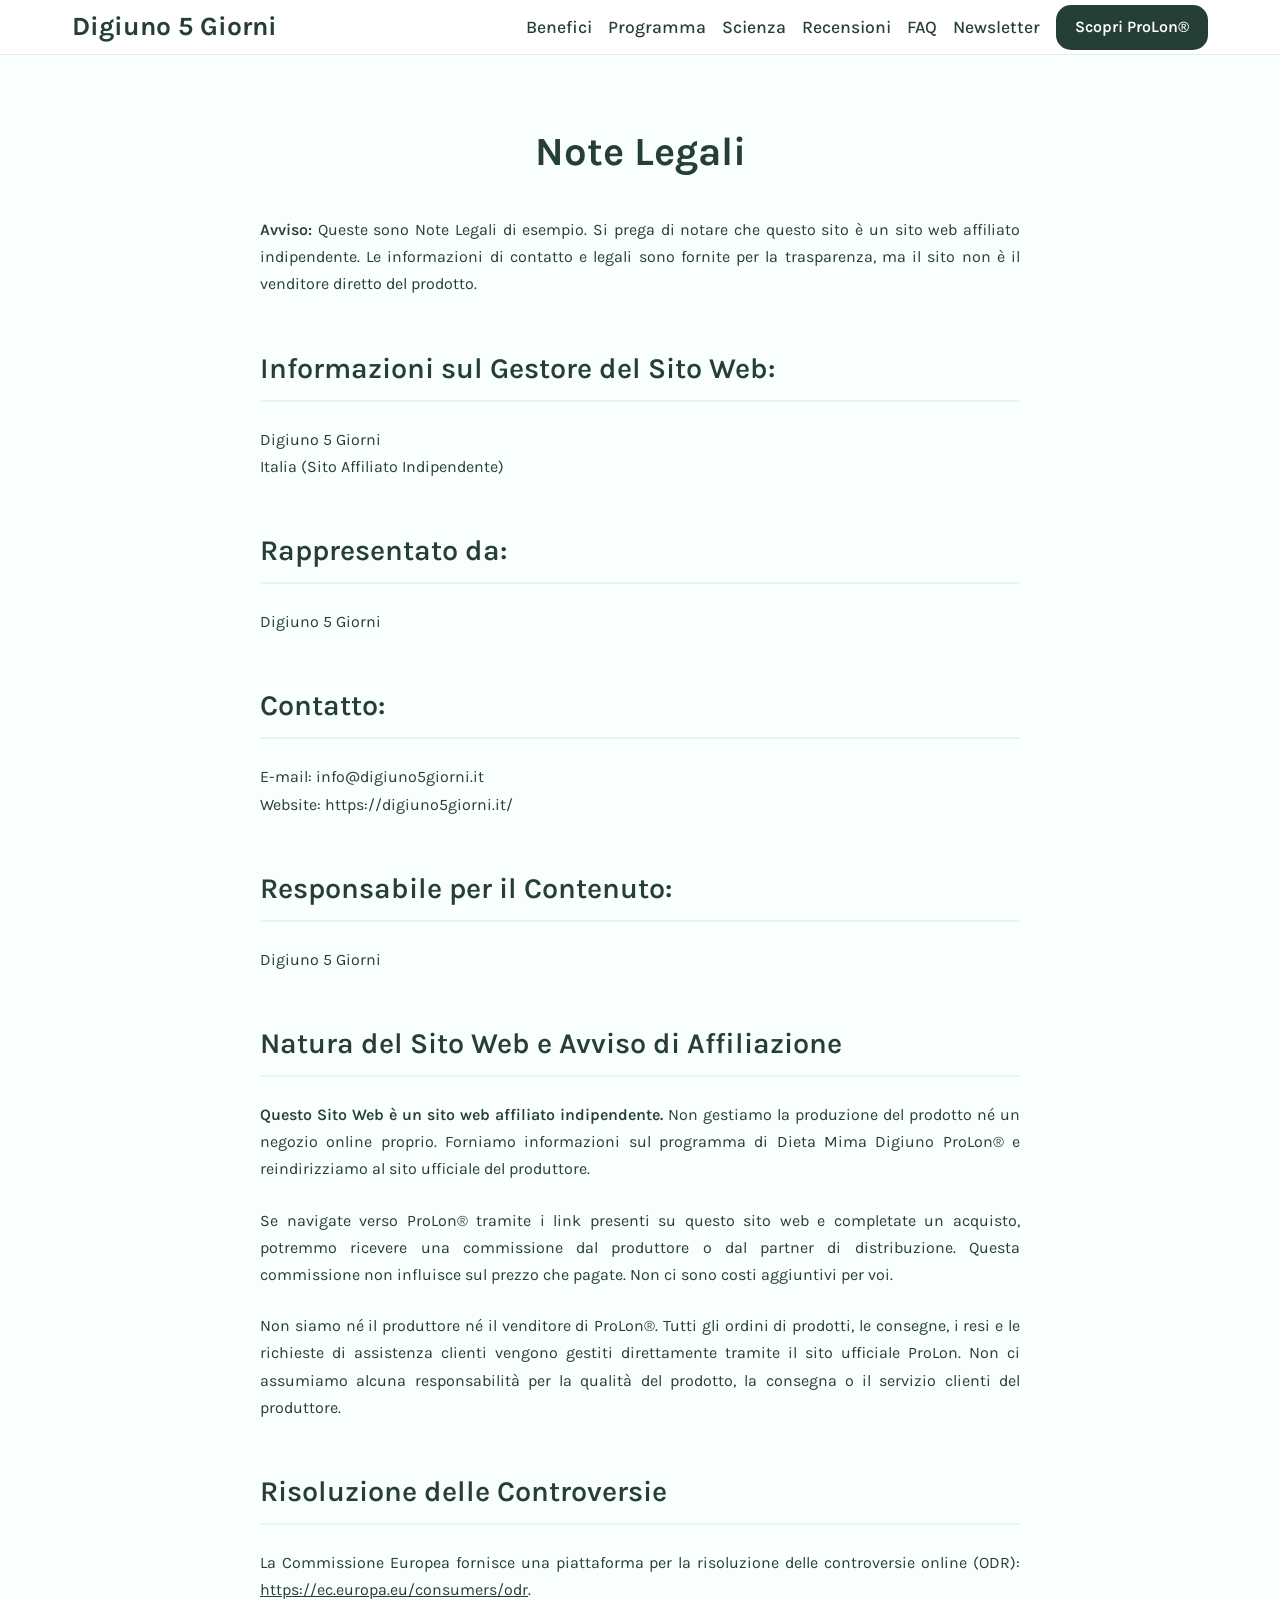
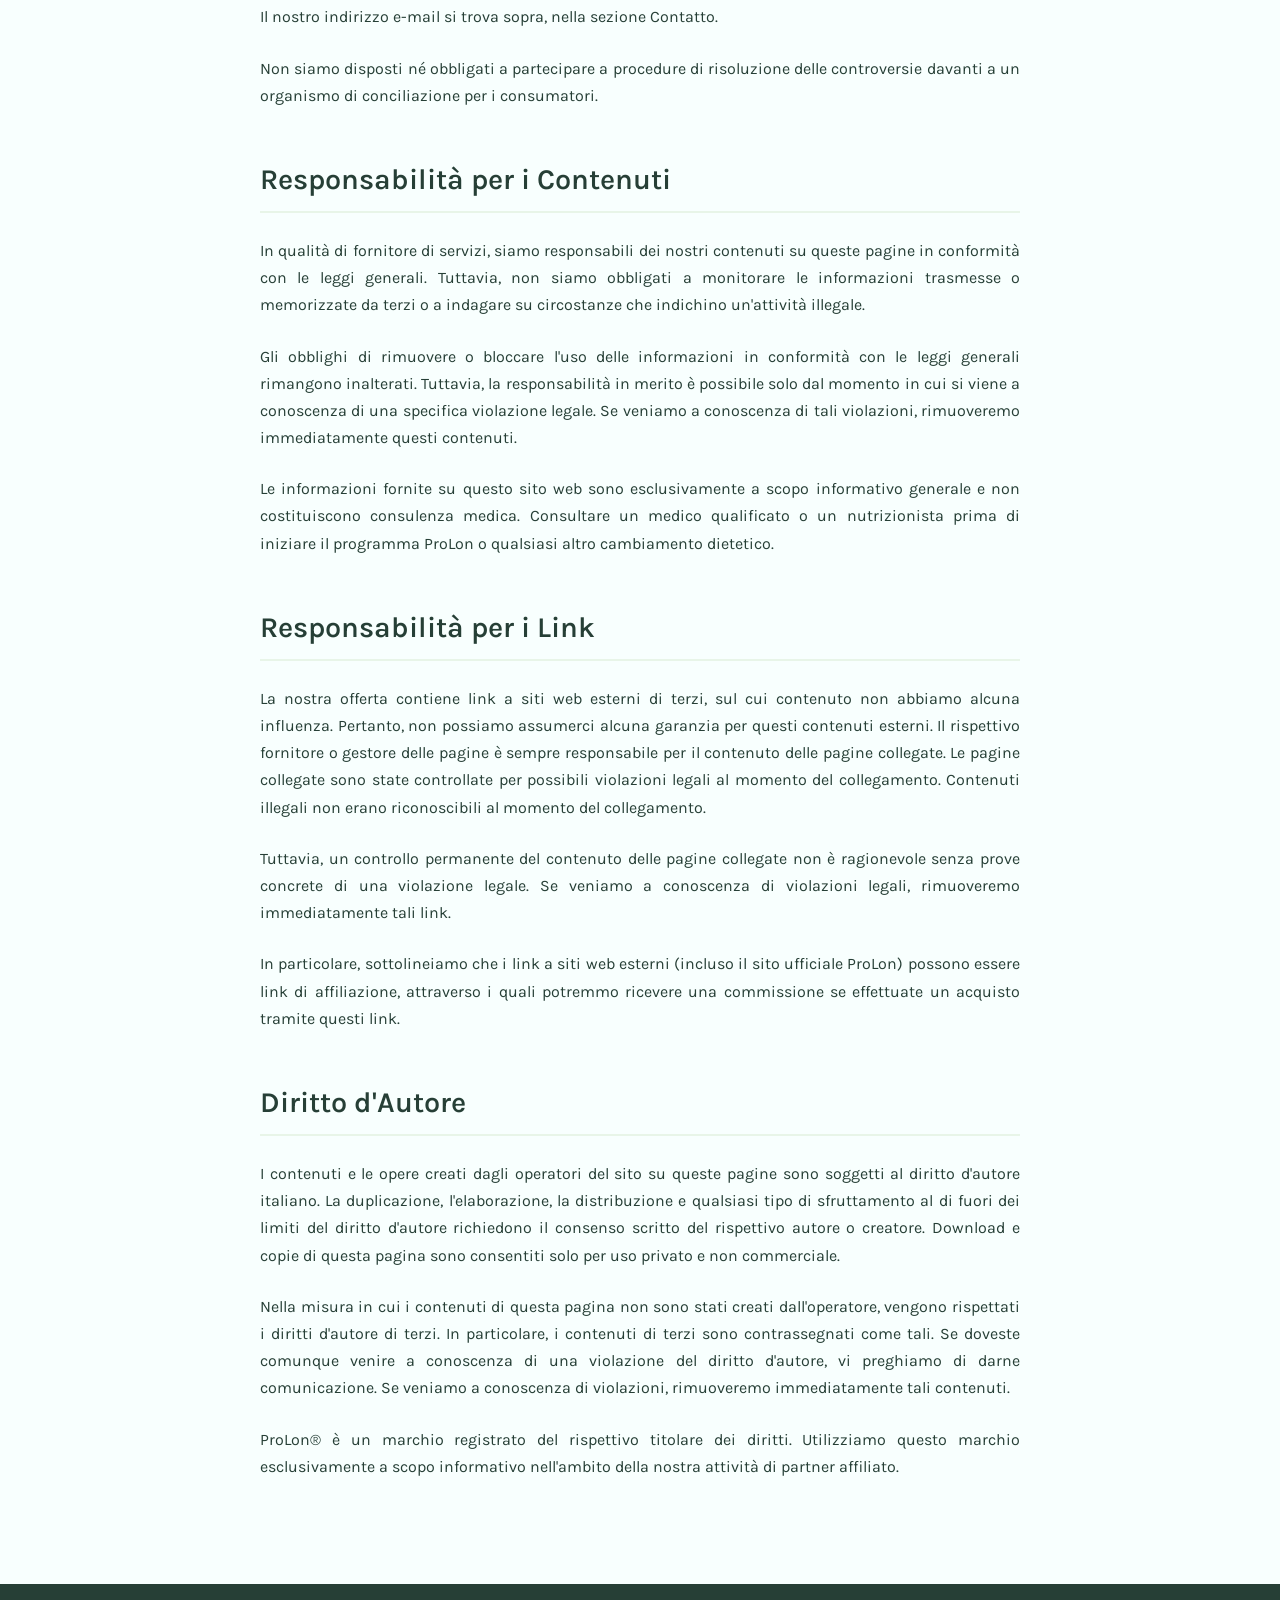
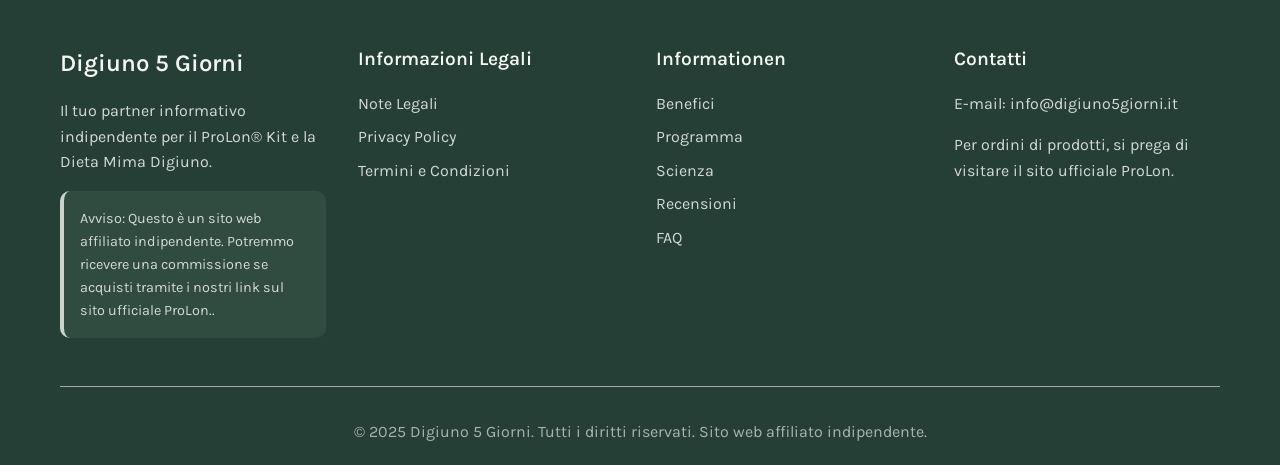
<file: note-legali.html>
<!DOCTYPE html>
<html lang="it">
<head>
    <meta charset="UTF-8">
    <meta name="viewport" content="width=device-width, initial-scale=1.0">
    <title>Note Legali - ProLon®</title>
    <meta name="description" content="Note Legali per Digiuno 5 Giorni - Informazioni sul gestore del sito web affiliato ProLon®.">
	<meta name="robots" content="noindex, nofollow">
    <link rel="stylesheet" href="styles.css?v=20260924b">
    <!-- Favicon -->
	<link rel="icon" href="favicon.ico" sizes="any">

	<link rel="icon" type="image/png" sizes="16x16" href="favicon-16.png">
	<link rel="icon" type="image/png" sizes="32x32" href="favicon-32.png">
	<link rel="icon" type="image/png" sizes="48x48" href="favicon-48.png">

	<link rel="apple-touch-icon" href="apple-touch-icon.png">

	<link rel="icon" type="image/png" sizes="192x192" href="favicon-192.png">
	<link rel="icon" type="image/png" sizes="512x512" href="favicon-512.png">

	
	
	
<link rel="preload" href="fonts/karla-variable.woff2" as="font" type="font/woff2" crossorigin>
</head>
<body>
    <!-- Header -->
    <header class="header">
        <nav class="nav">
            <div class="nav-container">
                <div class="logo">
					<a href="index.html" aria-label="ProLon">
						<span class="site-title">Digiuno 5 Giorni</span>
					</a>
				</div>
                <ul class="nav-menu" id="siteNavigation">
                    <li><a href="index.html#benefits">Benefici</a></li>
                    <li><a href="index.html#ingredients">Programma</a></li>
                    <li><a href="index.html#science">Scienza</a></li>
					<li><a href="index.html#recensioni">Recensioni</a></li>
                    <li><a href="index.html#faq">FAQ</a></li>
                <li><a href="index.html#newsletter">Newsletter</a></li></ul>
                <a href="https://prolon.it/C4Gg3l" class="header-cta-btn" target="_blank" rel="noopener nofollow sponsored">Scopri ProLon®</a>
                <button type="button" class="hamburger" aria-label="Apri menu" aria-expanded="false" aria-controls="siteNavigation">
                    <span></span>
                    <span></span>
                    <span></span>
                </button>
            </div>
        </nav>
    </header>
<div id="menuOverlay"></div>

    <main class="legal-page">
        <div class="container">
            <h1>Note Legali</h1>
            
            <p><strong>Avviso:</strong> Queste sono Note Legali di esempio. Si prega di notare che questo sito è un sito web affiliato indipendente. Le informazioni di contatto e legali sono fornite per la trasparenza, ma il sito non è il venditore diretto del prodotto.</p>

            <h2>Informazioni sul Gestore del Sito Web:</h2>
            <p>
Digiuno 5 Giorni<br>
Italia (Sito Affiliato Indipendente)
            </p>

            <h2>Rappresentato da:</h2>
            <p>
                Digiuno 5 Giorni
            </p>

            <h2>Contatto:</h2>
            <p>
E-mail: info@digiuno5giorni.it<br>
Website: https://digiuno5giorni.it/
            </p>

            <h2>Responsabile per il Contenuto:</h2>
            <p>
                Digiuno 5 Giorni
            </p>

            <h2>Natura del Sito Web e Avviso di Affiliazione</h2>
            <p>
                <strong>Questo Sito Web è un sito web affiliato indipendente.</strong> Non gestiamo la produzione del prodotto né un negozio online proprio. Forniamo informazioni sul programma di Dieta Mima Digiuno ProLon® e reindirizziamo al sito ufficiale del produttore.
            </p>
            <p>
                Se navigate verso ProLon® tramite i link presenti su questo sito web e completate un acquisto, potremmo ricevere una commissione dal produttore o dal partner di distribuzione. Questa commissione non influisce sul prezzo che pagate. Non ci sono costi aggiuntivi per voi.
            </p>
            <p>
                Non siamo né il produttore né il venditore di ProLon®. Tutti gli ordini di prodotti, le consegne, i resi e le richieste di assistenza clienti vengono gestiti direttamente tramite il sito ufficiale ProLon. Non ci assumiamo alcuna responsabilità per la qualità del prodotto, la consegna o il servizio clienti del produttore.
            </p>

            <h2>Risoluzione delle Controversie</h2>
            <p>
La Commissione Europea fornisce una piattaforma per la risoluzione delle controversie online (ODR): <a href="https://ec.europa.eu/consumers/odr" target="_blank" rel="noopener">https://ec.europa.eu/consumers/odr</a>.<br>
Il nostro indirizzo e-mail si trova sopra, nella sezione Contatto.
            </p>
            <p>
                Non siamo disposti né obbligati a partecipare a procedure di risoluzione delle controversie davanti a un organismo di conciliazione per i consumatori.
            </p>

            <h2>Responsabilità per i Contenuti</h2>
            <p>
                In qualità di fornitore di servizi, siamo responsabili dei nostri contenuti su queste pagine in conformità con le leggi generali. Tuttavia, non siamo obbligati a monitorare le informazioni trasmesse o memorizzate da terzi o a indagare su circostanze che indichino un'attività illegale.
            </p>
            <p>
                Gli obblighi di rimuovere o bloccare l'uso delle informazioni in conformità con le leggi generali rimangono inalterati. Tuttavia, la responsabilità in merito è possibile solo dal momento in cui si viene a conoscenza di una specifica violazione legale. Se veniamo a conoscenza di tali violazioni, rimuoveremo immediatamente questi contenuti.
            </p>
            <p>
                Le informazioni fornite su questo sito web sono esclusivamente a scopo informativo generale e non costituiscono consulenza medica. Consultare un medico qualificato o un nutrizionista prima di iniziare il programma ProLon o qualsiasi altro cambiamento dietetico.
            </p>

            <h2>Responsabilità per i Link</h2>
            <p>
                La nostra offerta contiene link a siti web esterni di terzi, sul cui contenuto non abbiamo alcuna influenza. Pertanto, non possiamo assumerci alcuna garanzia per questi contenuti esterni. Il rispettivo fornitore o gestore delle pagine è sempre responsabile per il contenuto delle pagine collegate. Le pagine collegate sono state controllate per possibili violazioni legali al momento del collegamento. Contenuti illegali non erano riconoscibili al momento del collegamento.
            </p>
            <p>
                Tuttavia, un controllo permanente del contenuto delle pagine collegate non è ragionevole senza prove concrete di una violazione legale. Se veniamo a conoscenza di violazioni legali, rimuoveremo immediatamente tali link.
            </p>
            <p>
                In particolare, sottolineiamo che i link a siti web esterni (incluso il sito ufficiale ProLon) possono essere link di affiliazione, attraverso i quali potremmo ricevere una commissione se effettuate un acquisto tramite questi link.
            </p>

            <h2>Diritto d'Autore</h2>
            <p>
                I contenuti e le opere creati dagli operatori del sito su queste pagine sono soggetti al diritto d'autore italiano. La duplicazione, l'elaborazione, la distribuzione e qualsiasi tipo di sfruttamento al di fuori dei limiti del diritto d'autore richiedono il consenso scritto del rispettivo autore o creatore. Download e copie di questa pagina sono consentiti solo per uso privato e non commerciale.
            </p>
            <p>
                Nella misura in cui i contenuti di questa pagina non sono stati creati dall'operatore, vengono rispettati i diritti d'autore di terzi. In particolare, i contenuti di terzi sono contrassegnati come tali. Se doveste comunque venire a conoscenza di una violazione del diritto d'autore, vi preghiamo di darne comunicazione. Se veniamo a conoscenza di violazioni, rimuoveremo immediatamente tali contenuti.
            </p>
            <p>
                ProLon® è un marchio registrato del rispettivo titolare dei diritti. Utilizziamo questo marchio esclusivamente a scopo informativo nell'ambito della nostra attività di partner affiliato.
            </p>
        </div>
    </main>

    <!-- Footer -->
    <footer class="footer">
        <div class="container">
            <div class="footer-content">
                <div class="footer-section">
					<h3><a href="index.html" class="footer-logo">Digiuno 5 Giorni</a></h3>
					<p>Il tuo partner informativo indipendente per il ProLon® Kit e la Dieta Mima Digiuno.</p>
					<p class="affiliate-notice">
					<stro<strong>Avviso:</strong> Questo è un sito web affiliato indipendente. Potremmo ricevere una commissione se acquisti tramite i nostri link sul sito ufficiale ProLon..
					</p>
				</div>
                
                <div class="footer-section">
                    <h4>Informazioni Legali</h4>
                    <ul>
                        <li><a href="note-legali.html">Note Legali</a></li>
                        <li><a href="privacy-policy.html">Privacy Policy</a></li>
                        <li><a href="termini-e-condizioni.html">Termini e Condizioni</a></li>
                    </ul>
                </div>
                
                <div class="footer-section">
                    <h4>Informationen</h4>
                    <ul>
                        <li><a href="index.html#benefits">Benefici</a></li>
                        <li><a href="index.html#ingredients">Programma</a></li>
                        <li><a href="index.html#science">Scienza</a></li>
						<li><a href="index.html#recensioni">Recensioni</a></li>
						<li><a href="index.html#faq">FAQ</a></li> 
                    </ul>
                </div>
                
                <div class="footer-section">
                    <h4>Contatti</h4>
                    <p>E-mail: info@digiuno5giorni.it</p>
                    <p>Per ordini di prodotti, si prega di visitare il sito ufficiale ProLon.</p>
                </div>
            </div>
            
            <div class="footer-bottom">
                <p>&copy; 2025 Digiuno 5 Giorni. Tutti i diritti riservati. Sito web affiliato indipendente.</p>
            </div>
        </div>
    </footer>

    <script src="script.js?v=20260924b"></script>
</body>
</html>
</file>
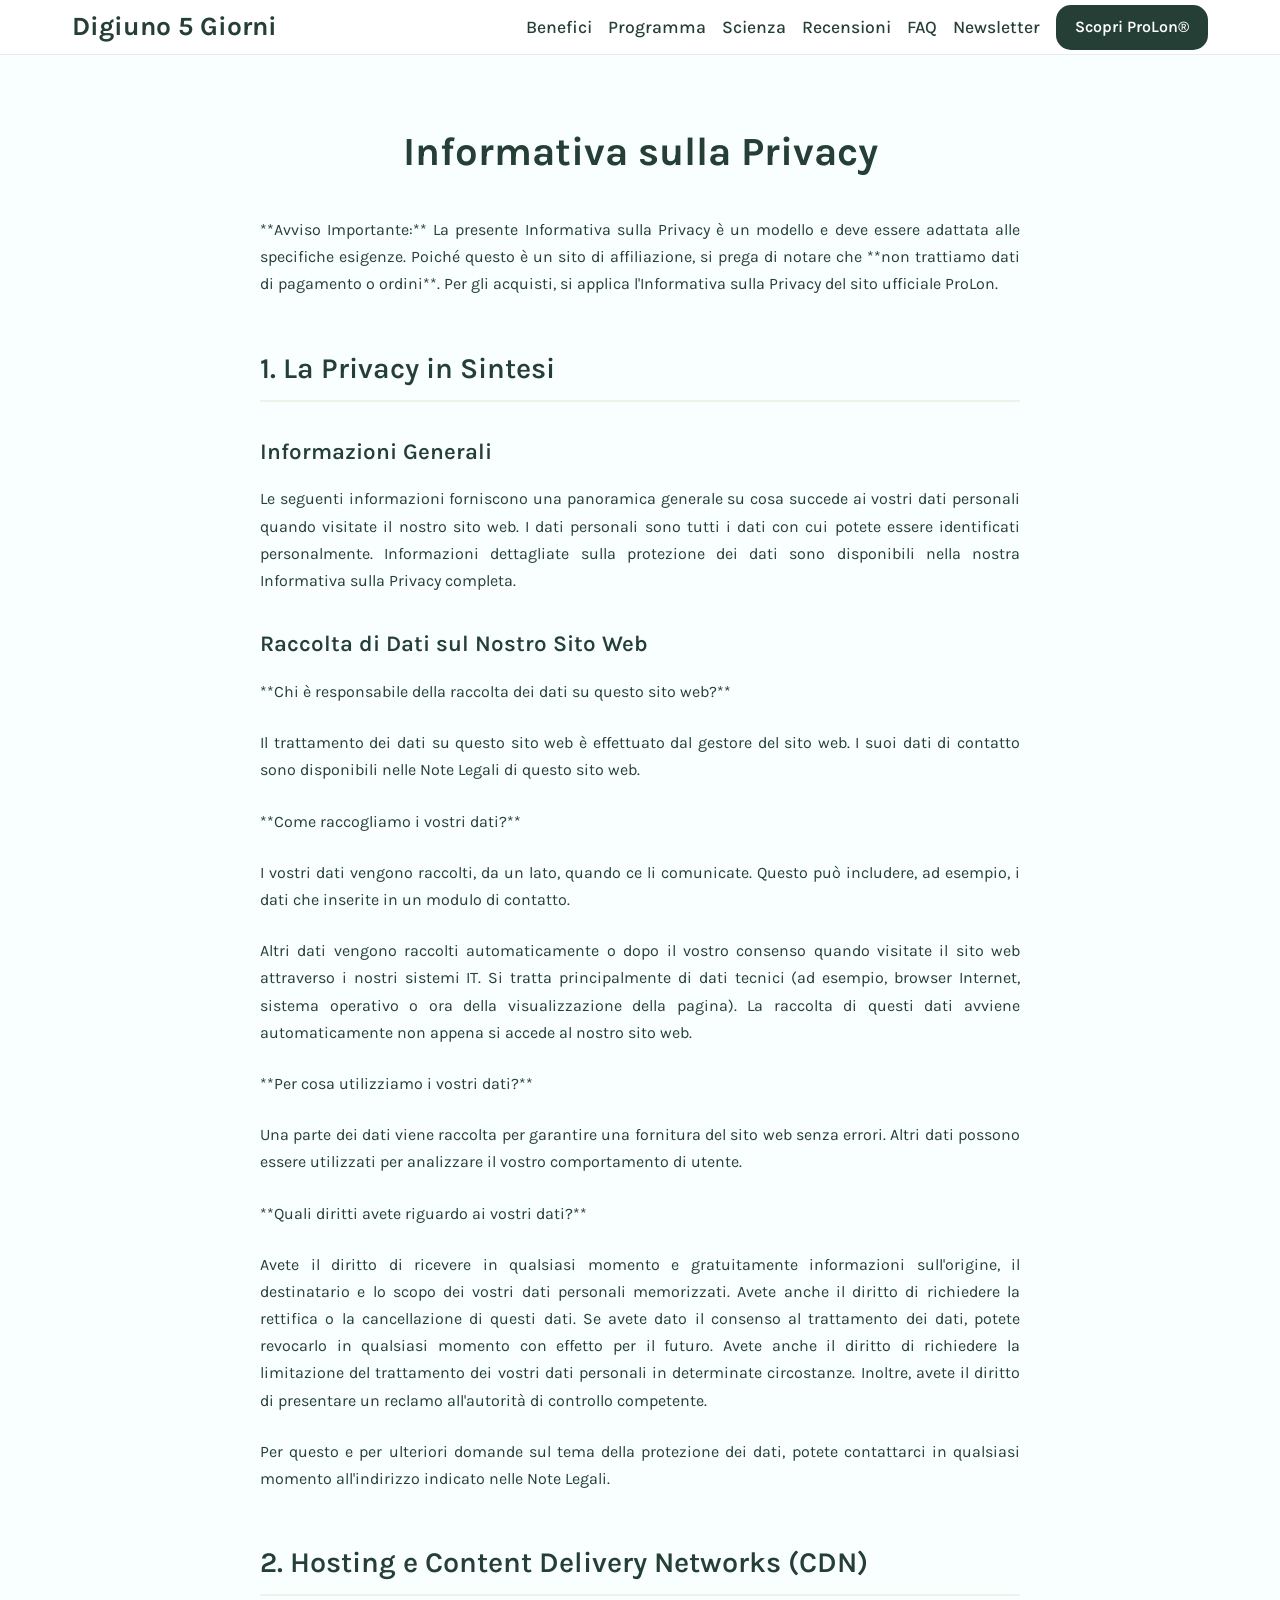
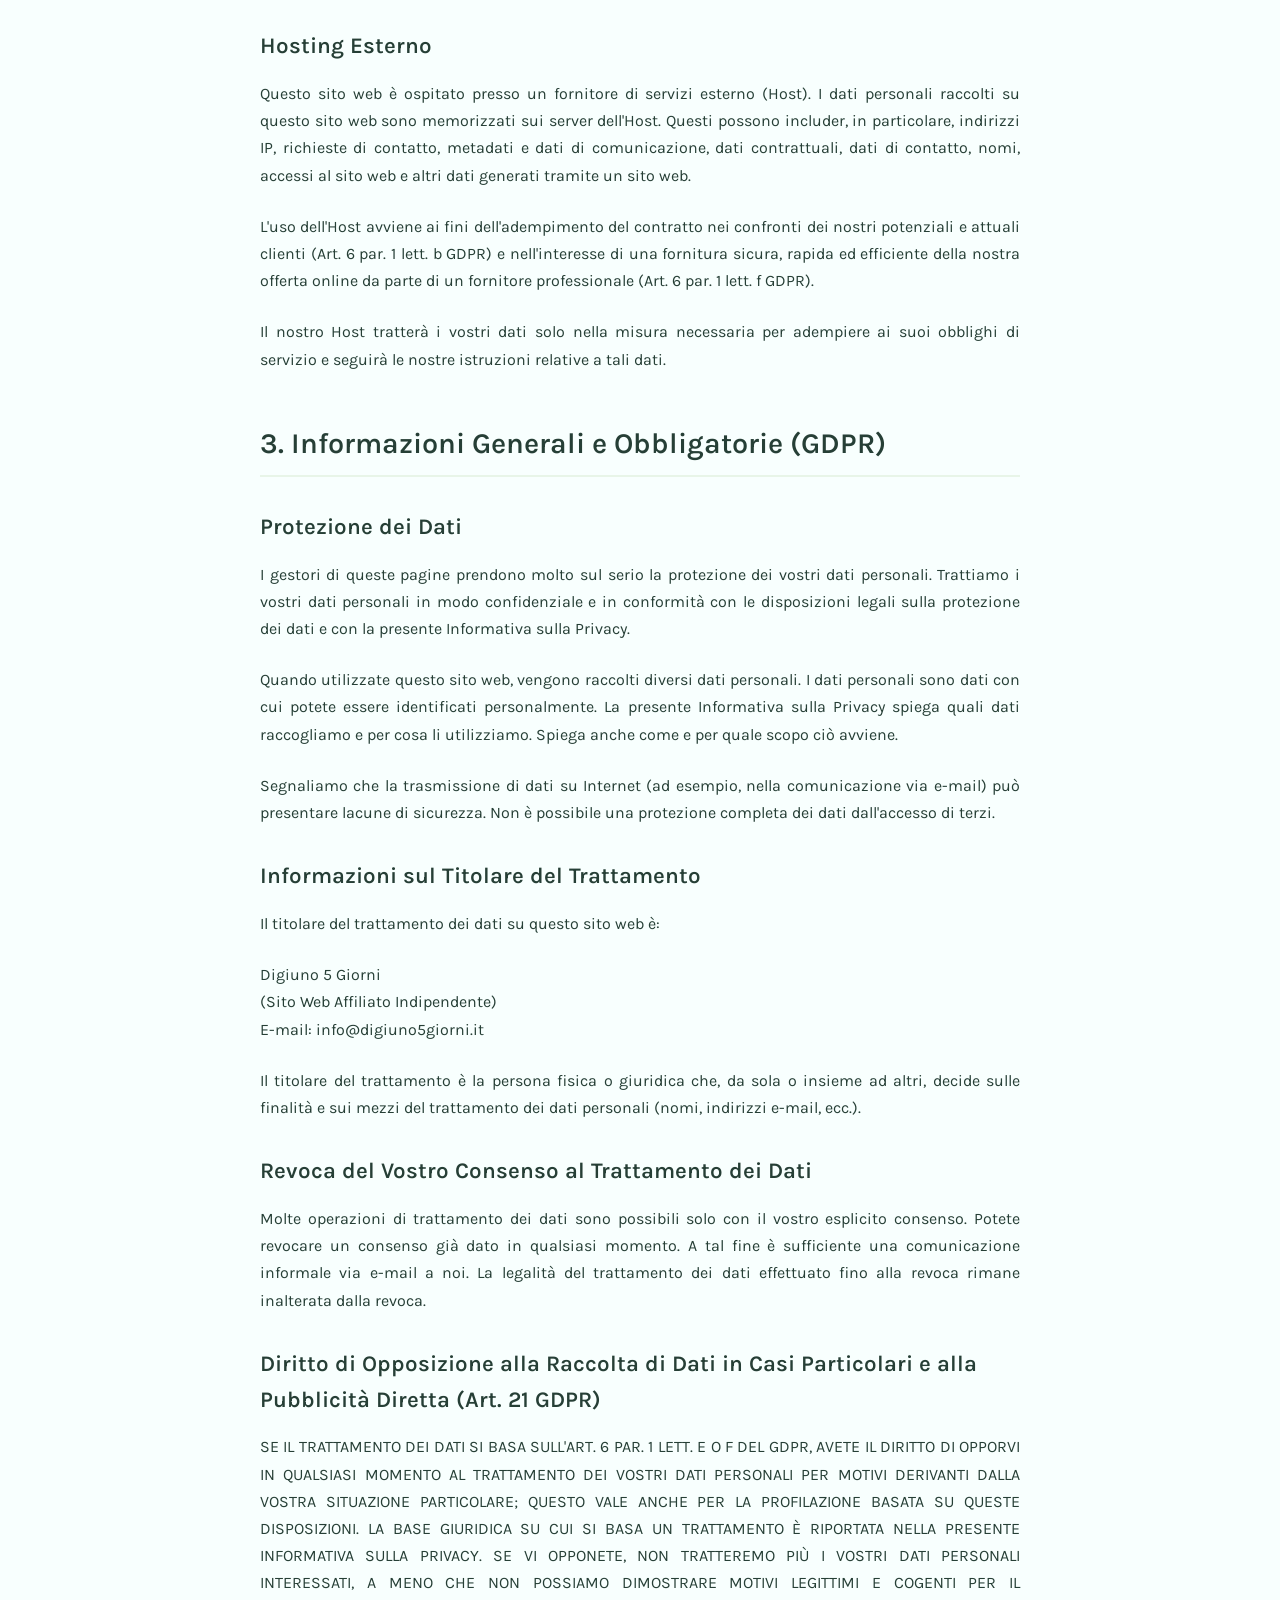
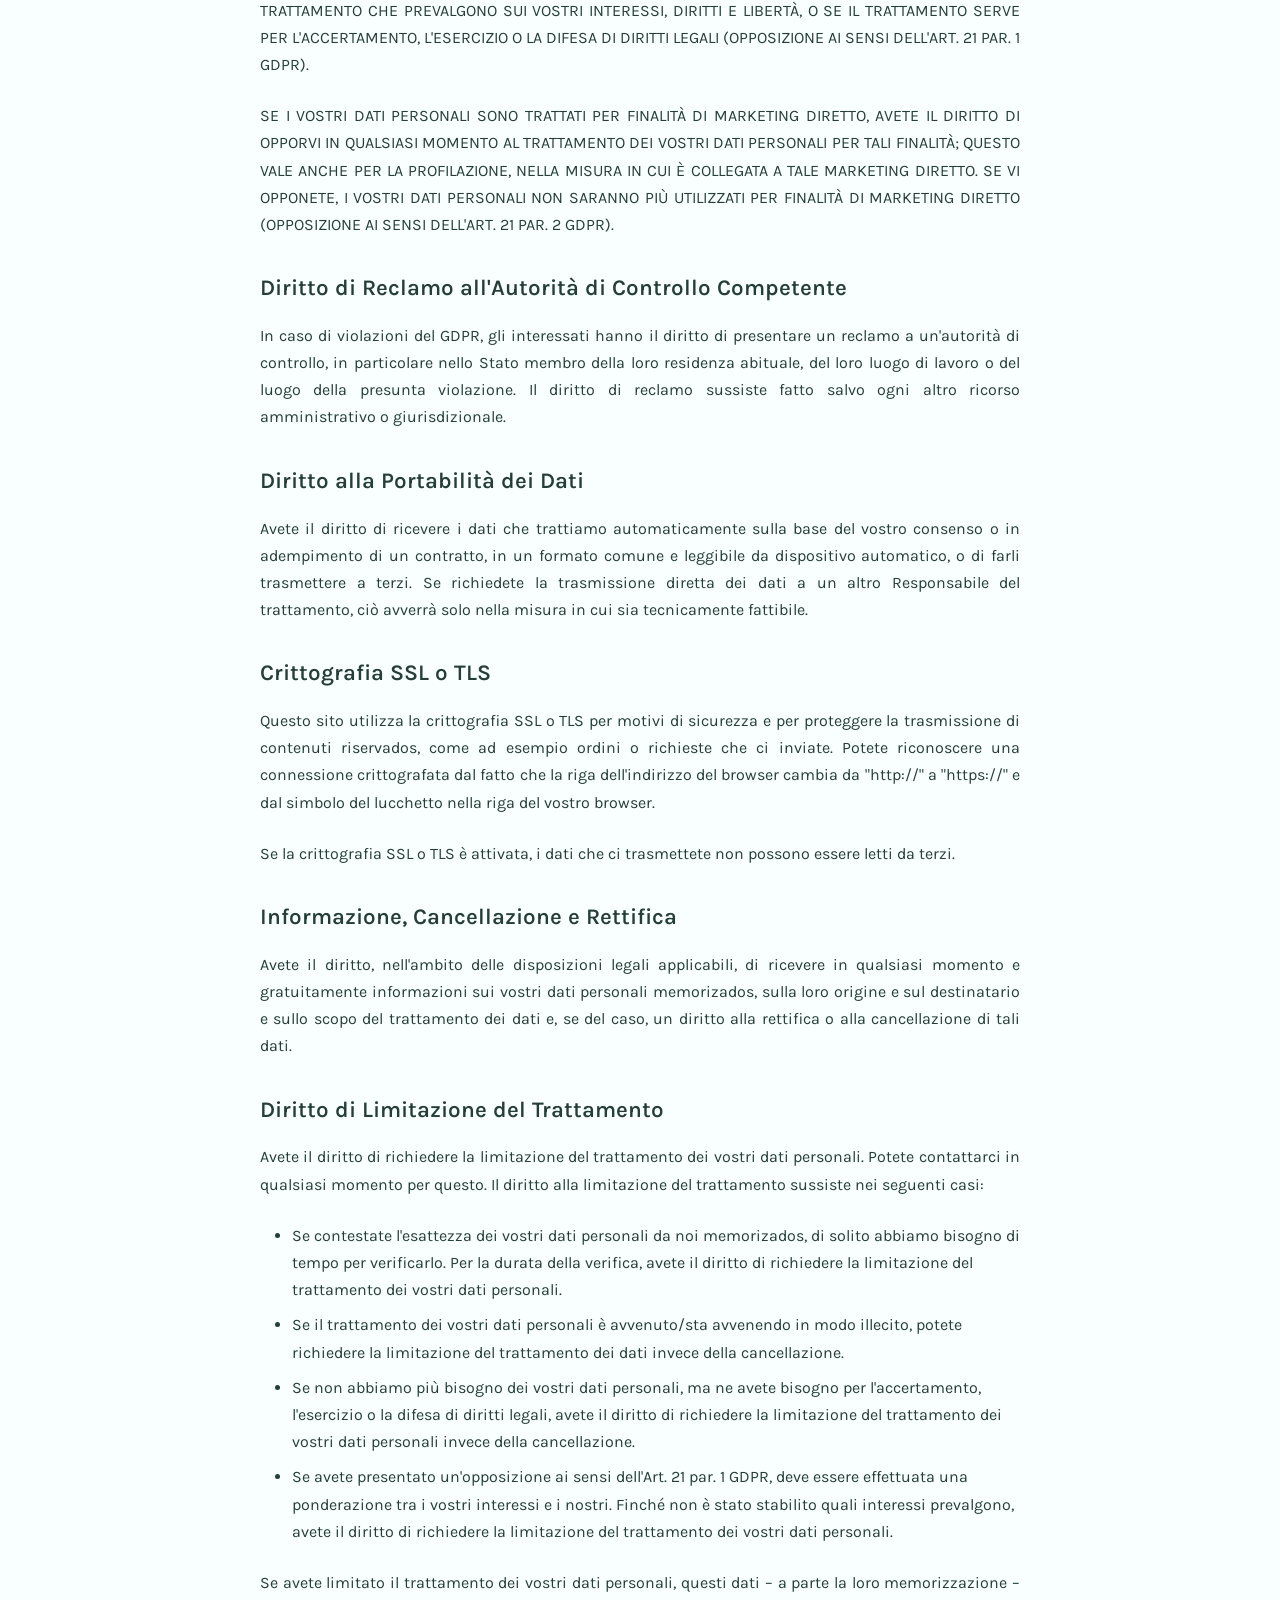
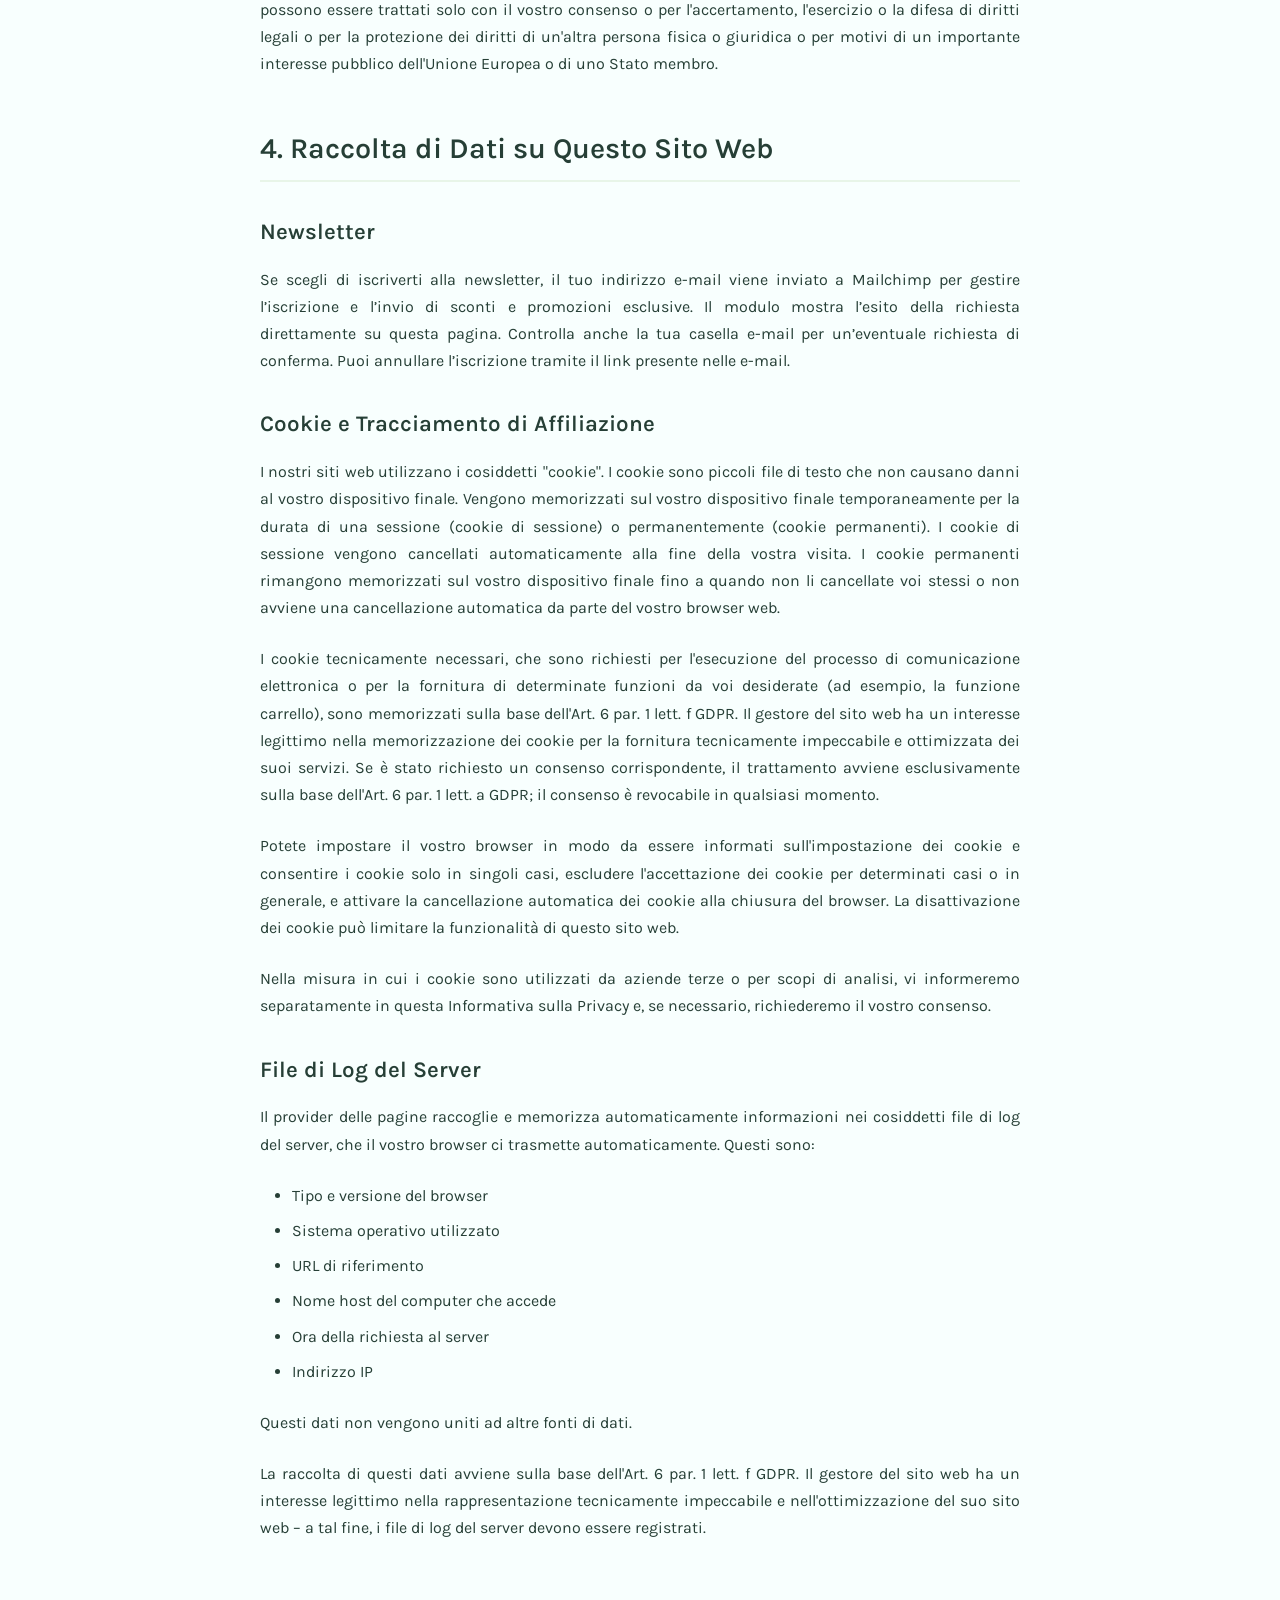
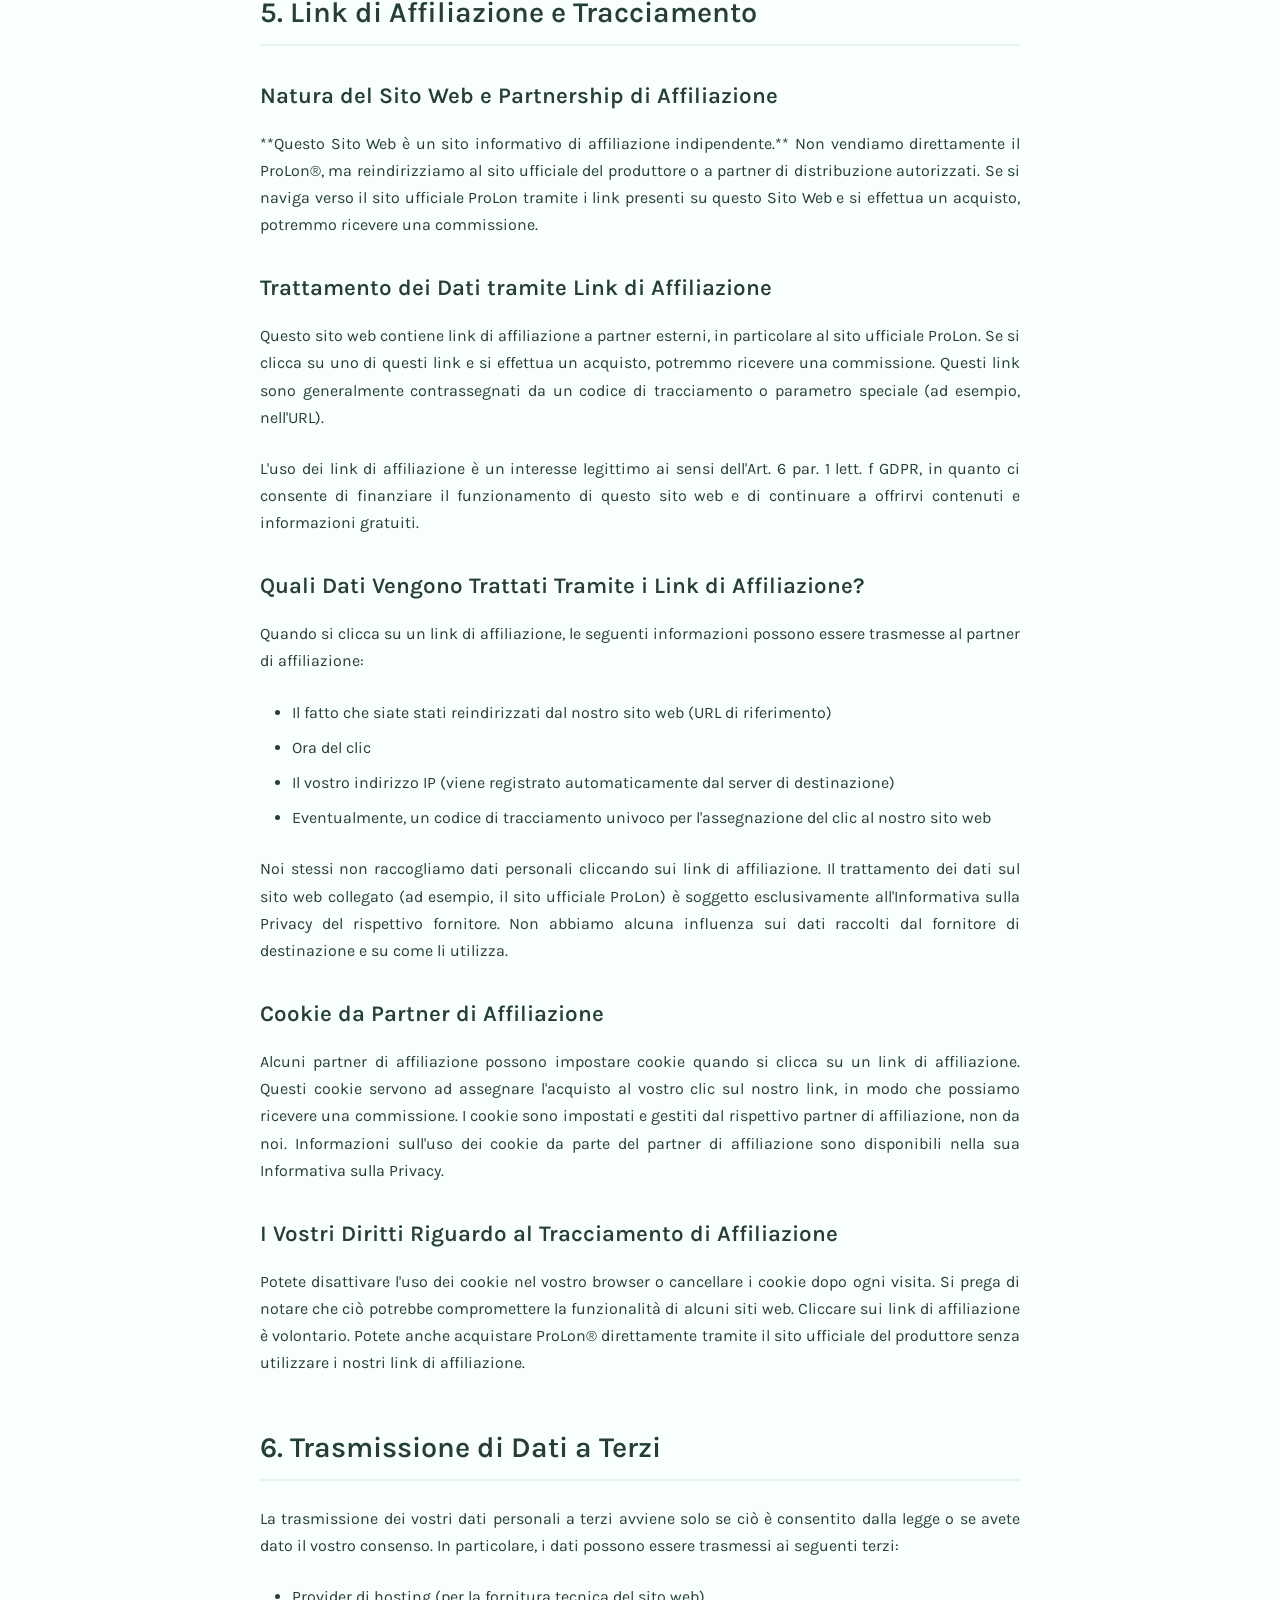
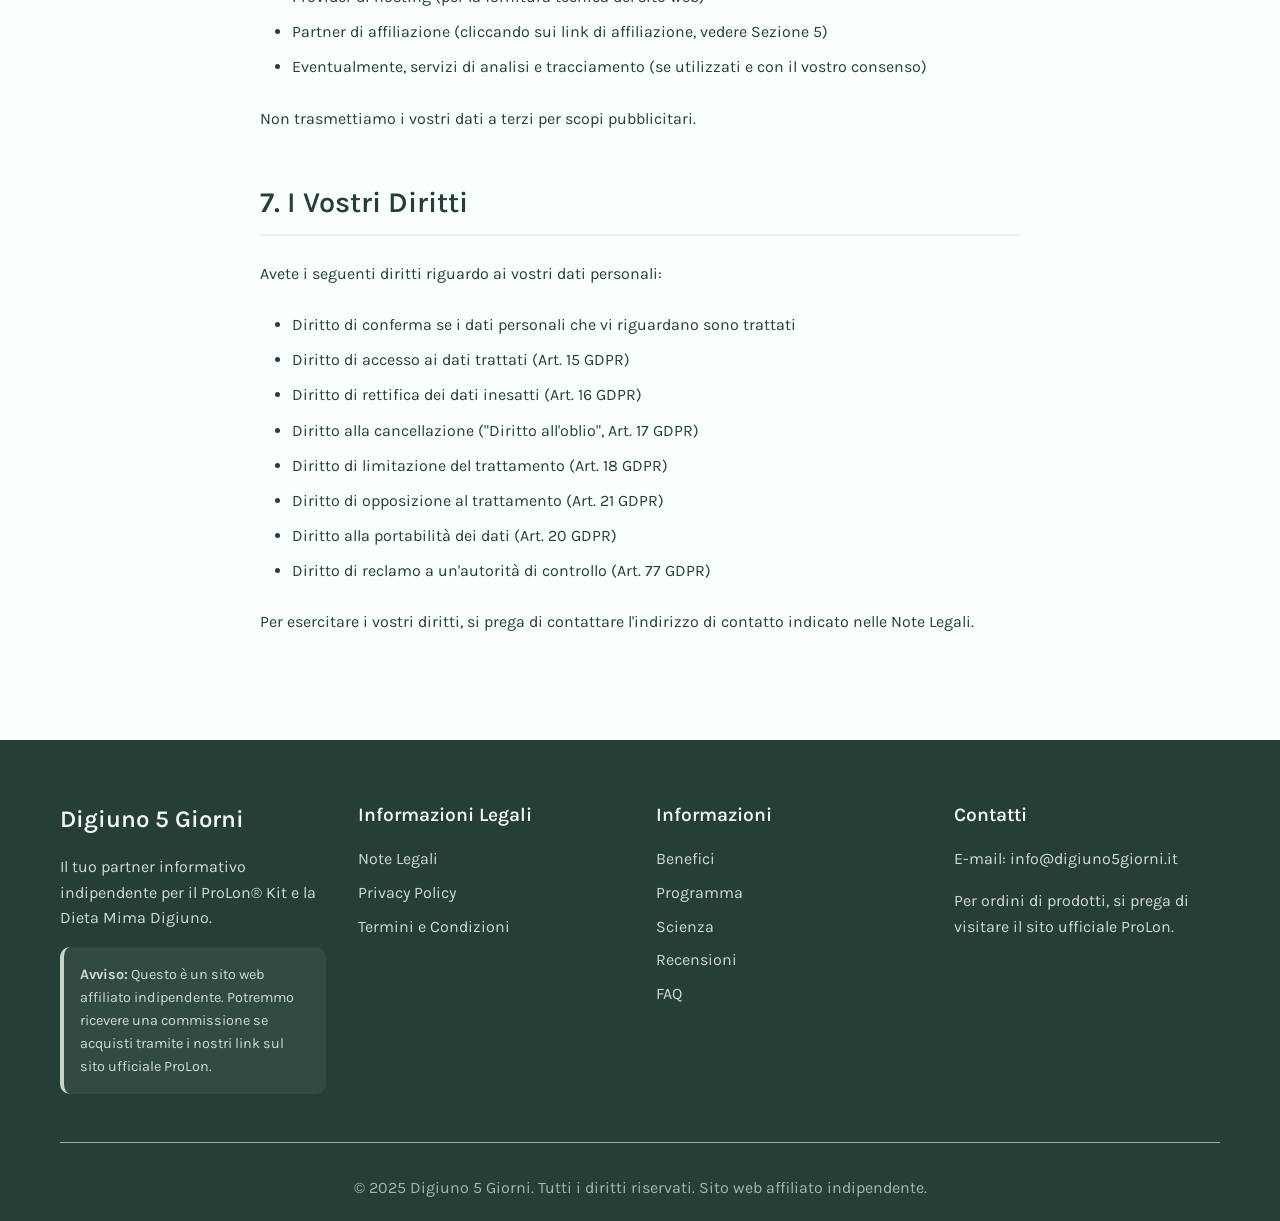
<file: privacy-policy.html>
<!DOCTYPE html>
<html lang="it">
<head>
    <meta charset="UTF-8">
    <meta name="viewport" content="width=device-width, initial-scale=1.0">
    <title>Privacy Policy - ProLon® Kit Dieta Mima Digiuno</title>
    <meta name="description" content="Informativa sulla Privacy per il sito web Digiuno 5 Giorni - Informazioni sul trattamento dei dati personali e l'uso dei cookie.">
	<meta name="robots" content="noindex, nofollow">
    <link rel="stylesheet" href="styles.css?v=20260924b">
    <!-- Favicon -->
	<link rel="icon" href="favicon.ico" sizes="any">

	<link rel="icon" type="image/png" sizes="16x16" href="favicon-16.png">
	<link rel="icon" type="image/png" sizes="32x32" href="favicon-32.png">
	<link rel="icon" type="image/png" sizes="48x48" href="favicon-48.png">

	<link rel="apple-touch-icon" href="apple-touch-icon.png">

	<link rel="icon" type="image/png" sizes="192x192" href="favicon-192.png">
	<link rel="icon" type="image/png" sizes="512x512" href="favicon-512.png">

	
	
	
<link rel="preload" href="fonts/karla-variable.woff2" as="font" type="font/woff2" crossorigin>
</head>
<body>
    <!-- Header -->
    <header class="header">
        <nav class="nav">
            <div class="nav-container">
                <div class="logo">
					<a href="index.html" aria-label="ProLon">
						<span class="site-title">Digiuno 5 Giorni</span>
					</a>
				</div>
                <ul class="nav-menu" id="siteNavigation">
                    <li><a href="index.html#benefits">Benefici</a></li>
                    <li><a href="index.html#ingredients">Programma</a></li>
                    <li><a href="index.html#science">Scienza</a></li>
					<li><a href="index.html#recensioni">Recensioni</a></li>
                    <li><a href="index.html#faq">FAQ</a></li>
                <li><a href="index.html#newsletter">Newsletter</a></li></ul>
                <a href="https://prolon.it/C4Gg3l" class="header-cta-btn" target="_blank" rel="noopener nofollow sponsored">Scopri ProLon®</a>
                <button type="button" class="hamburger" aria-label="Apri menu" aria-expanded="false" aria-controls="siteNavigation">
                    <span></span>
                    <span></span>
                    <span></span>
                </button>
            </div>
        </nav>
    </header>
<div id="menuOverlay"></div>

    <main class="legal-page">
        <div class="container">
            <h1>Informativa sulla Privacy</h1>
            
            <p>**Avviso Importante:** La presente Informativa sulla Privacy è un modello e deve essere adattata alle specifiche esigenze. Poiché questo è un sito di affiliazione, si prega di notare che **non trattiamo dati di pagamento o ordini**. Per gli acquisti, si applica l'Informativa sulla Privacy del sito ufficiale ProLon.</p>

            <h2>1. La Privacy in Sintesi</h2>
            <h3>Informazioni Generali</h3>
            <p>Le seguenti informazioni forniscono una panoramica generale su cosa succede ai vostri dati personali quando visitate il nostro sito web. I dati personali sono tutti i dati con cui potete essere identificati personalmente. Informazioni dettagliate sulla protezione dei dati sono disponibili nella nostra Informativa sulla Privacy completa.</p>

            <h3>Raccolta di Dati sul Nostro Sito Web</h3>
            <p>**Chi è responsabile della raccolta dei dati su questo sito web?**</p>
            <p>Il trattamento dei dati su questo sito web è effettuato dal gestore del sito web. I suoi dati di contatto sono disponibili nelle Note Legali di questo sito web.</p>

            <p>**Come raccogliamo i vostri dati?**</p>
            <p>I vostri dati vengono raccolti, da un lato, quando ce li comunicate. Questo può includere, ad esempio, i dati che inserite in un modulo di contatto.</p>
            <p>Altri dati vengono raccolti automaticamente o dopo il vostro consenso quando visitate il sito web attraverso i nostri sistemi IT. Si tratta principalmente di dati tecnici (ad esempio, browser Internet, sistema operativo o ora della visualizzazione della pagina). La raccolta di questi dati avviene automaticamente non appena si accede al nostro sito web.</p>

            <p>**Per cosa utilizziamo i vostri dati?**</p>
            <p>Una parte dei dati viene raccolta per garantire una fornitura del sito web senza errori. Altri dati possono essere utilizzati per analizzare il vostro comportamento di utente.</p>

            <p>**Quali diritti avete riguardo ai vostri dati?**</p>
            <p>Avete il diritto di ricevere in qualsiasi momento e gratuitamente informazioni sull'origine, il destinatario e lo scopo dei vostri dati personali memorizzati. Avete anche il diritto di richiedere la rettifica o la cancellazione di questi dati. Se avete dato il consenso al trattamento dei dati, potete revocarlo in qualsiasi momento con effetto per il futuro. Avete anche il diritto di richiedere la limitazione del trattamento dei vostri dati personali in determinate circostanze. Inoltre, avete il diritto di presentare un reclamo all'autorità di controllo competente.</p>
            <p>Per questo e per ulteriori domande sul tema della protezione dei dati, potete contattarci in qualsiasi momento all'indirizzo indicato nelle Note Legali.</p>

            <h2>2. Hosting e Content Delivery Networks (CDN)</h2>
            <h3>Hosting Esterno</h3>
            <p>Questo sito web è ospitato presso un fornitore di servizi esterno (Host). I dati personali raccolti su questo sito web sono memorizzati sui server dell'Host. Questi possono includer, in particolare, indirizzi IP, richieste di contatto, metadati e dati di comunicazione, dati contrattuali, dati di contatto, nomi, accessi al sito web e altri dati generati tramite un sito web.</p>
            <p>L'uso dell'Host avviene ai fini dell'adempimento del contratto nei confronti dei nostri potenziali e attuali clienti (Art. 6 par. 1 lett. b GDPR) e nell'interesse di una fornitura sicura, rapida ed efficiente della nostra offerta online da parte di un fornitore professionale (Art. 6 par. 1 lett. f GDPR).</p>
            <p>Il nostro Host tratterà i vostri dati solo nella misura necessaria per adempiere ai suoi obblighi di servizio e seguirà le nostre istruzioni relative a tali dati.</p>

            <h2>3. Informazioni Generali e Obbligatorie (GDPR)</h2>
            <h3>Protezione dei Dati</h3>
            <p>I gestori di queste pagine prendono molto sul serio la protezione dei vostri dati personali. Trattiamo i vostri dati personali in modo confidenziale e in conformità con le disposizioni legali sulla protezione dei dati e con la presente Informativa sulla Privacy.</p>
            <p>Quando utilizzate questo sito web, vengono raccolti diversi dati personali. I dati personali sono dati con cui potete essere identificati personalmente. La presente Informativa sulla Privacy spiega quali dati raccogliamo e per cosa li utilizziamo. Spiega anche come e per quale scopo ciò avviene.</p>
            <p>Segnaliamo che la trasmissione di dati su Internet (ad esempio, nella comunicazione via e-mail) può presentare lacune di sicurezza. Non è possibile una protezione completa dei dati dall'accesso di terzi.</p>

            <h3>Informazioni sul Titolare del Trattamento</h3>
            <p>Il titolare del trattamento dei dati su questo sito web è:</p>
            <p>
Digiuno 5 Giorni<br>
(Sito Web Affiliato Indipendente)<br>
E-mail: info@digiuno5giorni.it
            </p>
            <p>Il titolare del trattamento è la persona fisica o giuridica che, da sola o insieme ad altri, decide sulle finalità e sui mezzi del trattamento dei dati personali (nomi, indirizzi e-mail, ecc.).</p>

            <h3>Revoca del Vostro Consenso al Trattamento dei Dati</h3>
            <p>Molte operazioni di trattamento dei dati sono possibili solo con il vostro esplicito consenso. Potete revocare un consenso già dato in qualsiasi momento. A tal fine è sufficiente una comunicazione informale via e-mail a noi. La legalità del trattamento dei dati effettuato fino alla revoca rimane inalterata dalla revoca.</p>

            <h3>Diritto di Opposizione alla Raccolta di Dati in Casi Particolari e alla Pubblicità Diretta (Art. 21 GDPR)</h3>
            <p>SE IL TRATTAMENTO DEI DATI SI BASA SULL'ART. 6 PAR. 1 LETT. E O F DEL GDPR, AVETE IL DIRITTO DI OPPORVI IN QUALSIASI MOMENTO AL TRATTAMENTO DEI VOSTRI DATI PERSONALI PER MOTIVI DERIVANTI DALLA VOSTRA SITUAZIONE PARTICOLARE; QUESTO VALE ANCHE PER LA PROFILAZIONE BASATA SU QUESTE DISPOSIZIONI. LA BASE GIURIDICA SU CUI SI BASA UN TRATTAMENTO È RIPORTATA NELLA PRESENTE INFORMATIVA SULLA PRIVACY. SE VI OPPONETE, NON TRATTEREMO PIÙ I VOSTRI DATI PERSONALI INTERESSATI, A MENO CHE NON POSSIAMO DIMOSTRARE MOTIVI LEGITTIMI E COGENTI PER IL TRATTAMENTO CHE PREVALGONO SUI VOSTRI INTERESSI, DIRITTI E LIBERTÀ, O SE IL TRATTAMENTO SERVE PER L'ACCERTAMENTO, L'ESERCIZIO O LA DIFESA DI DIRITTI LEGALI (OPPOSIZIONE AI SENSI DELL'ART. 21 PAR. 1 GDPR).</p>
            <p>SE I VOSTRI DATI PERSONALI SONO TRATTATI PER FINALITÀ DI MARKETING DIRETTO, AVETE IL DIRITTO DI OPPORVI IN QUALSIASI MOMENTO AL TRATTAMENTO DEI VOSTRI DATI PERSONALI PER TALI FINALITÀ; QUESTO VALE ANCHE PER LA PROFILAZIONE, NELLA MISURA IN CUI È COLLEGATA A TALE MARKETING DIRETTO. SE VI OPPONETE, I VOSTRI DATI PERSONALI NON SARANNO PIÙ UTILIZZATI PER FINALITÀ DI MARKETING DIRETTO (OPPOSIZIONE AI SENSI DELL'ART. 21 PAR. 2 GDPR).</p>

            <h3>Diritto di Reclamo all'Autorità di Controllo Competente</h3>
            <p>In caso di violazioni del GDPR, gli interessati hanno il diritto di presentare un reclamo a un'autorità di controllo, in particolare nello Stato membro della loro residenza abituale, del loro luogo di lavoro o del luogo della presunta violazione. Il diritto di reclamo sussiste fatto salvo ogni altro ricorso amministrativo o giurisdizionale.</p>

            <h3>Diritto alla Portabilità dei Dati</h3>
            <p>Avete il diritto di ricevere i dati che trattiamo automaticamente sulla base del vostro consenso o in adempimento di un contratto, in un formato comune e leggibile da dispositivo automatico, o di farli trasmettere a terzi. Se richiedete la trasmissione diretta dei dati a un altro Responsabile del trattamento, ciò avverrà solo nella misura in cui sia tecnicamente fattibile.</p>

            <h3>Crittografia SSL o TLS</h3>
            <p>Questo sito utilizza la crittografia SSL o TLS per motivi di sicurezza e per proteggere la trasmissione di contenuti riservados, come ad esempio ordini o richieste che ci inviate. Potete riconoscere una connessione crittografata dal fatto che la riga dell'indirizzo del browser cambia da "http://" a "https://" e dal simbolo del lucchetto nella riga del vostro browser.</p>
            <p>Se la crittografia SSL o TLS è attivata, i dati che ci trasmettete non possono essere letti da terzi.</p>

            <h3>Informazione, Cancellazione e Rettifica</h3>
            <p>Avete il diritto, nell'ambito delle disposizioni legali applicabili, di ricevere in qualsiasi momento e gratuitamente informazioni sui vostri dati personali memorizados, sulla loro origine e sul destinatario e sullo scopo del trattamento dei dati e, se del caso, un diritto alla rettifica o alla cancellazione di tali dati.</p>

            <h3>Diritto di Limitazione del Trattamento</h3>
            <p>Avete il diritto di richiedere la limitazione del trattamento dei vostri dati personali. Potete contattarci in qualsiasi momento per questo. Il diritto alla limitazione del trattamento sussiste nei seguenti casi:</p>
            <ul>
                <li>Se contestate l'esattezza dei vostri dati personali da noi memorizados, di solito abbiamo bisogno di tempo per verificarlo. Per la durata della verifica, avete il diritto di richiedere la limitazione del trattamento dei vostri dati personali.</li>
                <li>Se il trattamento dei vostri dati personali è avvenuto/sta avvenendo in modo illecito, potete richiedere la limitazione del trattamento dei dati invece della cancellazione.</li>
                <li>Se non abbiamo più bisogno dei vostri dati personali, ma ne avete bisogno per l'accertamento, l'esercizio o la difesa di diritti legali, avete il diritto di richiedere la limitazione del trattamento dei vostri dati personali invece della cancellazione.</li>
                <li>Se avete presentato un'opposizione ai sensi dell'Art. 21 par. 1 GDPR, deve essere effettuata una ponderazione tra i vostri interessi e i nostri. Finché non è stato stabilito quali interessi prevalgono, avete il diritto di richiedere la limitazione del trattamento dei vostri dati personali.</li>
            </ul>
            <p>Se avete limitato il trattamento dei vostri dati personali, questi dati – a parte la loro memorizzazione – possono essere trattati solo con il vostro consenso o per l'accertamento, l'esercizio o la difesa di diritti legali o per la protezione dei diritti di un'altra persona fisica o giuridica o per motivi di un importante interesse pubblico dell'Unione Europea o di uno Stato membro.</p>

            <h2>4. Raccolta di Dati su Questo Sito Web</h2>
            <h3>Newsletter</h3>
<p>Se scegli di iscriverti alla newsletter, il tuo indirizzo e-mail viene inviato a Mailchimp per gestire l’iscrizione e l’invio di sconti e promozioni esclusive. Il modulo mostra l’esito della richiesta direttamente su questa pagina. Controlla anche la tua casella e-mail per un’eventuale richiesta di conferma. Puoi annullare l’iscrizione tramite il link presente nelle e-mail.</p>
<h3>Cookie e Tracciamento di Affiliazione</h3>
            <p>I nostri siti web utilizzano i cosiddetti "cookie". I cookie sono piccoli file di testo che non causano danni al vostro dispositivo finale. Vengono memorizzati sul vostro dispositivo finale temporaneamente per la durata di una sessione (cookie di sessione) o permanentemente (cookie permanenti). I cookie di sessione vengono cancellati automaticamente alla fine della vostra visita. I cookie permanenti rimangono memorizzati sul vostro dispositivo finale fino a quando non li cancellate voi stessi o non avviene una cancellazione automatica da parte del vostro browser web.</p>
            <p>I cookie tecnicamente necessari, che sono richiesti per l'esecuzione del processo di comunicazione elettronica o per la fornitura di determinate funzioni da voi desiderate (ad esempio, la funzione carrello), sono memorizzati sulla base dell'Art. 6 par. 1 lett. f GDPR. Il gestore del sito web ha un interesse legittimo nella memorizzazione dei cookie per la fornitura tecnicamente impeccabile e ottimizzata dei suoi servizi. Se è stato richiesto un consenso corrispondente, il trattamento avviene esclusivamente sulla base dell'Art. 6 par. 1 lett. a GDPR; il consenso è revocabile in qualsiasi momento.</p>
            <p>Potete impostare il vostro browser in modo da essere informati sull'impostazione dei cookie e consentire i cookie solo in singoli casi, escludere l'accettazione dei cookie per determinati casi o in generale, e attivare la cancellazione automatica dei cookie alla chiusura del browser. La disattivazione dei cookie può limitare la funzionalità di questo sito web.</p>
            <p>Nella misura in cui i cookie sono utilizzati da aziende terze o per scopi di analisi, vi informeremo separatamente in questa Informativa sulla Privacy e, se necessario, richiederemo il vostro consenso.</p>

            <h3>File di Log del Server</h3>
            <p>Il provider delle pagine raccoglie e memorizza automaticamente informazioni nei cosiddetti file di log del server, che il vostro browser ci trasmette automaticamente. Questi sono:</p>
            <ul>
                <li>Tipo e versione del browser</li>
                <li>Sistema operativo utilizzato</li>
                <li>URL di riferimento</li>
                <li>Nome host del computer che accede</li>
                <li>Ora della richiesta al server</li>
                <li>Indirizzo IP</li>
            </ul>
            <p>Questi dati non vengono uniti ad altre fonti di dati.</p>
            <p>La raccolta di questi dati avviene sulla base dell'Art. 6 par. 1 lett. f GDPR. Il gestore del sito web ha un interesse legittimo nella rappresentazione tecnicamente impeccabile e nell'ottimizzazione del suo sito web – a tal fine, i file di log del server devono essere registrati.</p>

            <h2>5. Link di Affiliazione e Tracciamento</h2>
            <h3>Natura del Sito Web e Partnership di Affiliazione</h3>
            <p>**Questo Sito Web è un sito informativo di affiliazione indipendente.** Non vendiamo direttamente il ProLon®, ma reindirizziamo al sito ufficiale del produttore o a partner di distribuzione autorizzati. Se si naviga verso il sito ufficiale ProLon tramite i link presenti su questo Sito Web e si effettua un acquisto, potremmo ricevere una commissione.</p>
            
            <h3>Trattamento dei Dati tramite Link di Affiliazione</h3>
            <p>Questo sito web contiene link di affiliazione a partner esterni, in particolare al sito ufficiale ProLon. Se si clicca su uno di questi link e si effettua un acquisto, potremmo ricevere una commissione. Questi link sono generalmente contrassegnati da un codice di tracciamento o parametro speciale (ad esempio, nell'URL).</p>
            <p>L'uso dei link di affiliazione è un interesse legittimo ai sensi dell'Art. 6 par. 1 lett. f GDPR, in quanto ci consente di finanziare il funzionamento di questo sito web e di continuare a offrirvi contenuti e informazioni gratuiti.</p>
            
            <h3>Quali Dati Vengono Trattati Tramite i Link di Affiliazione?</h3>
            <p>Quando si clicca su un link di affiliazione, le seguenti informazioni possono essere trasmesse al partner di affiliazione:</p>
            <ul>
                <li>Il fatto che siate stati reindirizzati dal nostro sito web (URL di riferimento)</li>
                <li>Ora del clic</li>
                <li>Il vostro indirizzo IP (viene registrato automaticamente dal server di destinazione)</li>
                <li>Eventualmente, un codice di tracciamento univoco per l'assegnazione del clic al nostro sito web</li>
            </ul>
            <p>Noi stessi non raccogliamo dati personali cliccando sui link di affiliazione. Il trattamento dei dati sul sito web collegato (ad esempio, il sito ufficiale ProLon) è soggetto esclusivamente all'Informativa sulla Privacy del rispettivo fornitore. Non abbiamo alcuna influenza sui dati raccolti dal fornitore di destinazione e su come li utilizza.</p>
            
            <h3>Cookie da Partner di Affiliazione</h3>
            <p>Alcuni partner di affiliazione possono impostare cookie quando si clicca su un link di affiliazione. Questi cookie servono ad assegnare l'acquisto al vostro clic sul nostro link, in modo che possiamo ricevere una commissione. I cookie sono impostati e gestiti dal rispettivo partner di affiliazione, non da noi. Informazioni sull'uso dei cookie da parte del partner di affiliazione sono disponibili nella sua Informativa sulla Privacy.</p>
            
            <h3>I Vostri Diritti Riguardo al Tracciamento di Affiliazione</h3>
            <p>Potete disattivare l'uso dei cookie nel vostro browser o cancellare i cookie dopo ogni visita. Si prega di notare che ciò potrebbe compromettere la funzionalità di alcuni siti web. Cliccare sui link di affiliazione è volontario. Potete anche acquistare ProLon® direttamente tramite il sito ufficiale del produttore senza utilizzare i nostri link di affiliazione.</p>

            <h2>6. Trasmissione di Dati a Terzi</h2>
            <p>La trasmissione dei vostri dati personali a terzi avviene solo se ciò è consentito dalla legge o se avete dato il vostro consenso. In particolare, i dati possono essere trasmessi ai seguenti terzi:</p>
            <ul>
                <li>Provider di hosting (per la fornitura tecnica del sito web)</li>
                <li>Partner di affiliazione (cliccando sui link di affiliazione, vedere Sezione 5)</li>
                <li>Eventualmente, servizi di analisi e tracciamento (se utilizzati e con il vostro consenso)</li>
            </ul>
            <p>Non trasmettiamo i vostri dati a terzi per scopi pubblicitari.</p>

            <h2>7. I Vostri Diritti</h2>
            <p>Avete i seguenti diritti riguardo ai vostri dati personali:</p>
            <ul>
                <li>Diritto di conferma se i dati personali che vi riguardano sono trattati</li>
                <li>Diritto di accesso ai dati trattati (Art. 15 GDPR)</li>
                <li>Diritto di rettifica dei dati inesatti (Art. 16 GDPR)</li>
                <li>Diritto alla cancellazione ("Diritto all'oblio", Art. 17 GDPR)</li>
                <li>Diritto di limitazione del trattamento (Art. 18 GDPR)</li>
                <li>Diritto di opposizione al trattamento (Art. 21 GDPR)</li>
                <li>Diritto alla portabilità dei dati (Art. 20 GDPR)</li>
                <li>Diritto di reclamo a un'autorità di controllo (Art. 77 GDPR)</li>
            </ul>
            <p>Per esercitare i vostri diritti, si prega di contattare l'indirizzo di contatto indicato nelle Note Legali.</p>

        </div>
    </main>

    <!-- Footer -->
    <footer class="footer">
        <div class="container">
            <div class="footer-content">
                <div class="footer-section">
					<h3><a href="index.html" class="footer-logo">Digiuno 5 Giorni</a></h3>
					<p>Il tuo partner informativo indipendente per il ProLon® Kit e la Dieta Mima Digiuno.</p>
					<p class="affiliate-notice">
					<strong>Avviso:</strong> Questo è un sito web affiliato indipendente. Potremmo ricevere una commissione se acquisti tramite i nostri link sul sito ufficiale ProLon.
					</p>
				</div>
                
                <div class="footer-section">
                    <h4>Informazioni Legali</h4>
                    <ul>
                        <li><a href="note-legali.html">Note Legali</a></li>
                        <li><a href="privacy-policy.html">Privacy Policy</a></li>
                        <li><a href="termini-e-condizioni.html">Termini e Condizioni</a></li>
                    </ul>
                </div>
                
                <div class="footer-section">
                    <h4>Informazioni</h4>
                    <ul>
                        <li><a href="index.html#benefits">Benefici</a></li>
                        <li><a href="index.html#ingredients">Programma</a></li>
                        <li><a href="index.html#science">Scienza</a></li>
						<li><a href="index.html#recensioni">Recensioni</a></li>
						<li><a href="index.html#faq">FAQ</a></li> 
                    </ul>
                </div>
                
                <div class="footer-section">
                    <h4>Contatti</h4>
                    <p>E-mail: info@digiuno5giorni.it</p>
                    <p>Per ordini di prodotti, si prega di visitare il sito ufficiale ProLon.</p>
                </div>
            </div>
            
            <div class="footer-bottom">
                <p>&copy; 2025 Digiuno 5 Giorni. Tutti i diritti riservati. Sito web affiliato indipendente.</p>
            </div>
        </div>
    </footer>

    <script src="script.js?v=20260924b"></script>
</body>
</html>
</file>
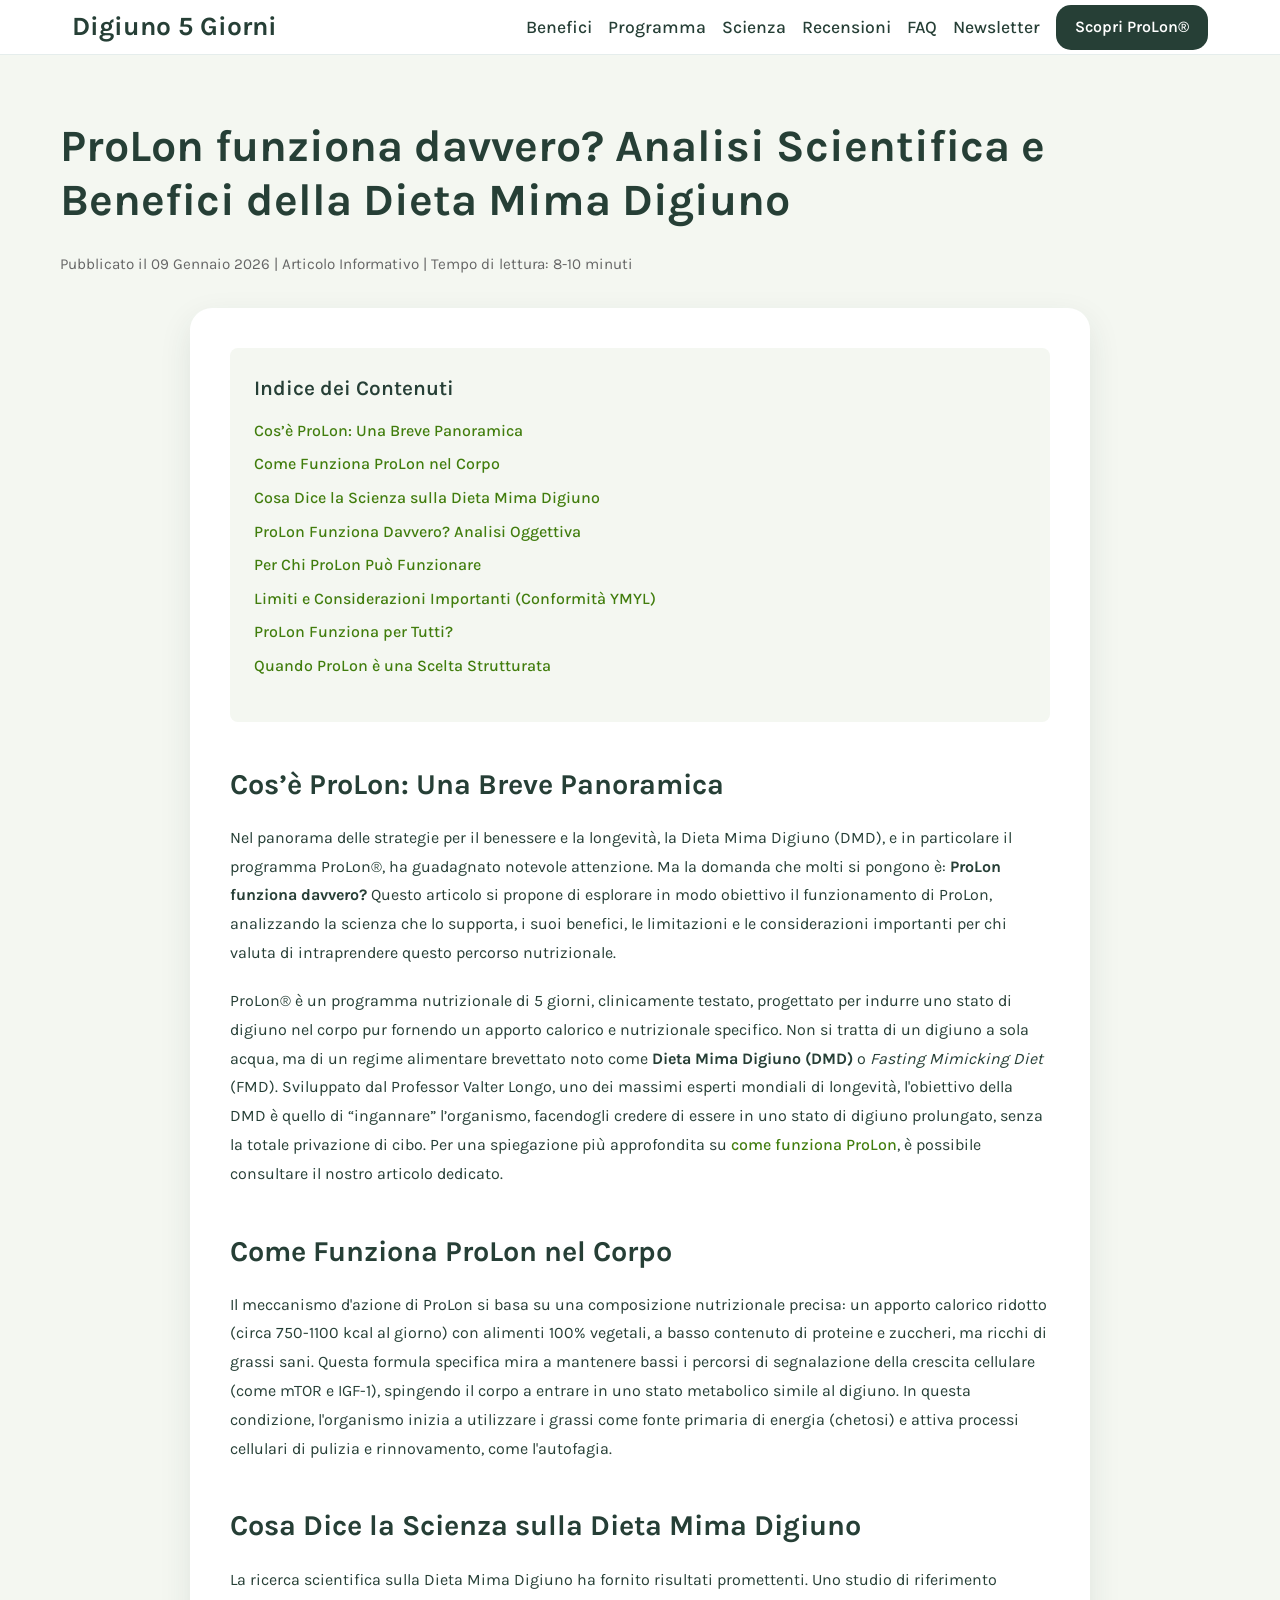
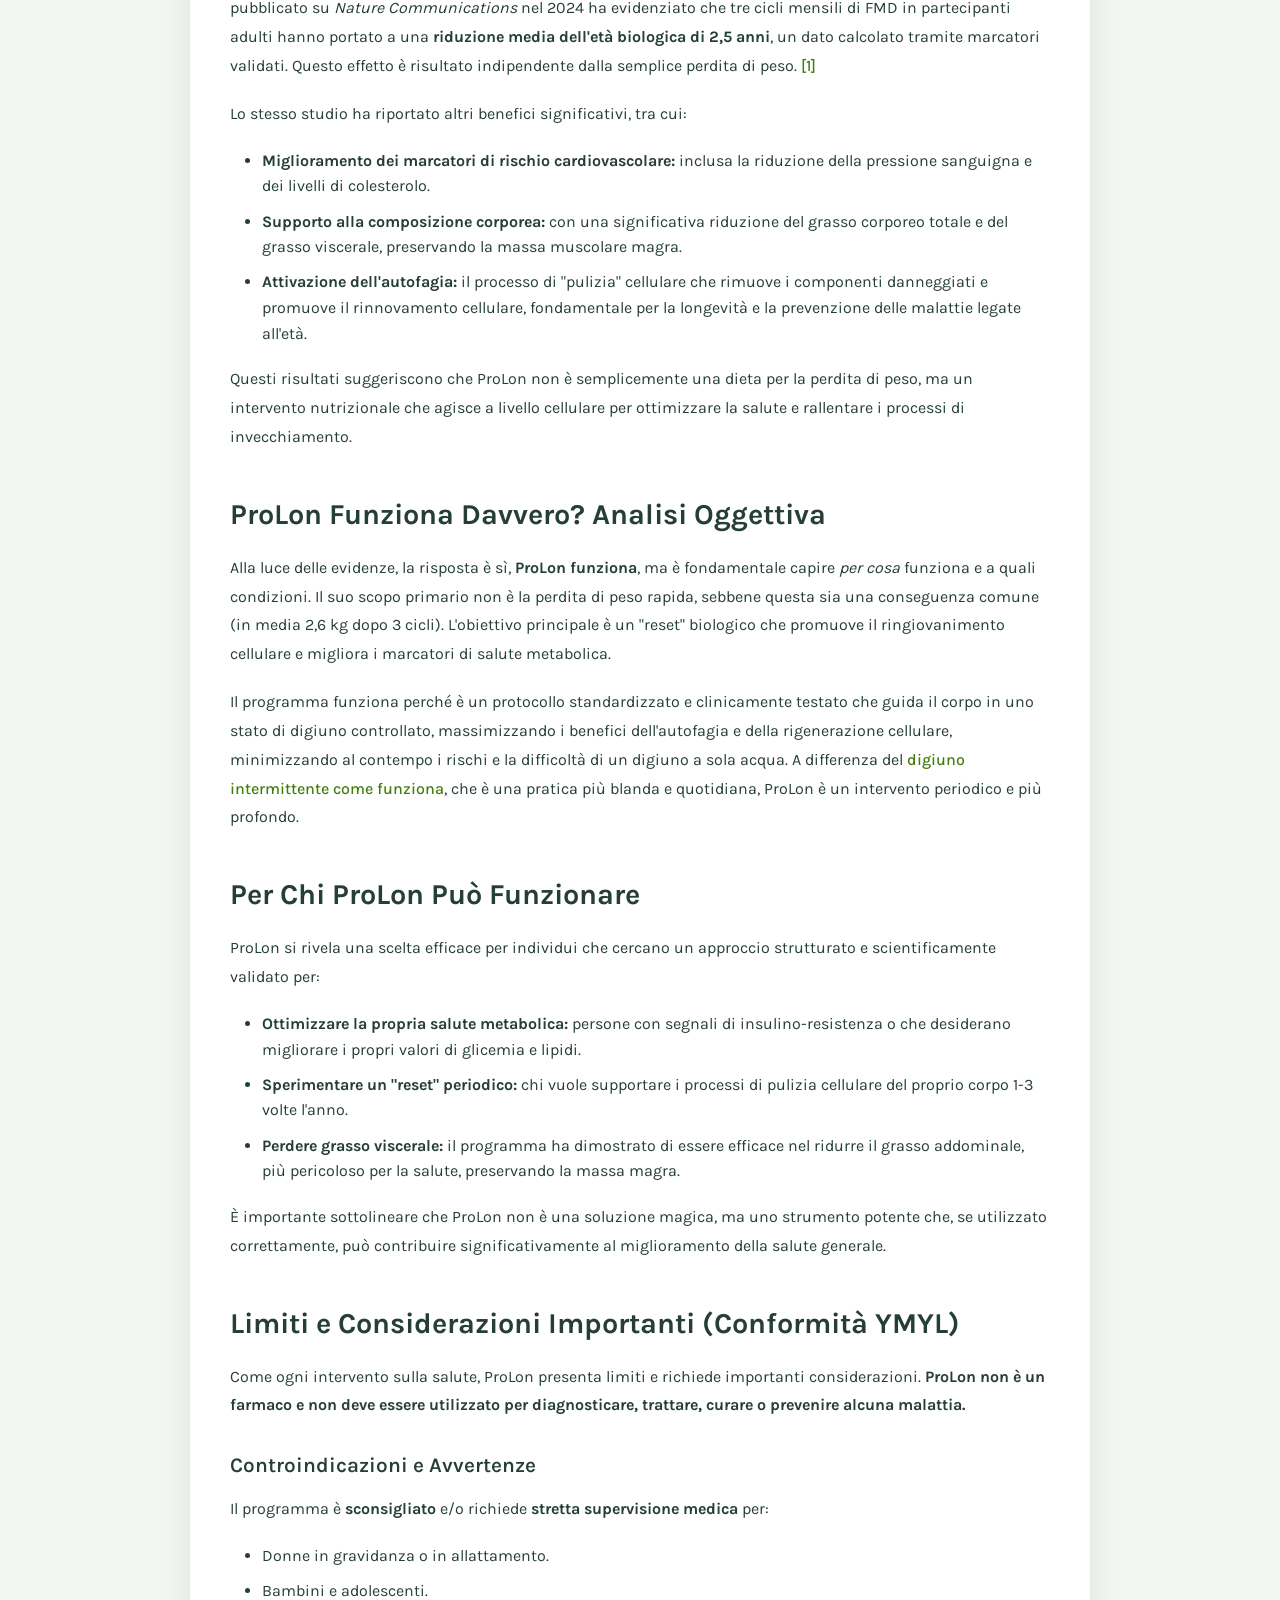
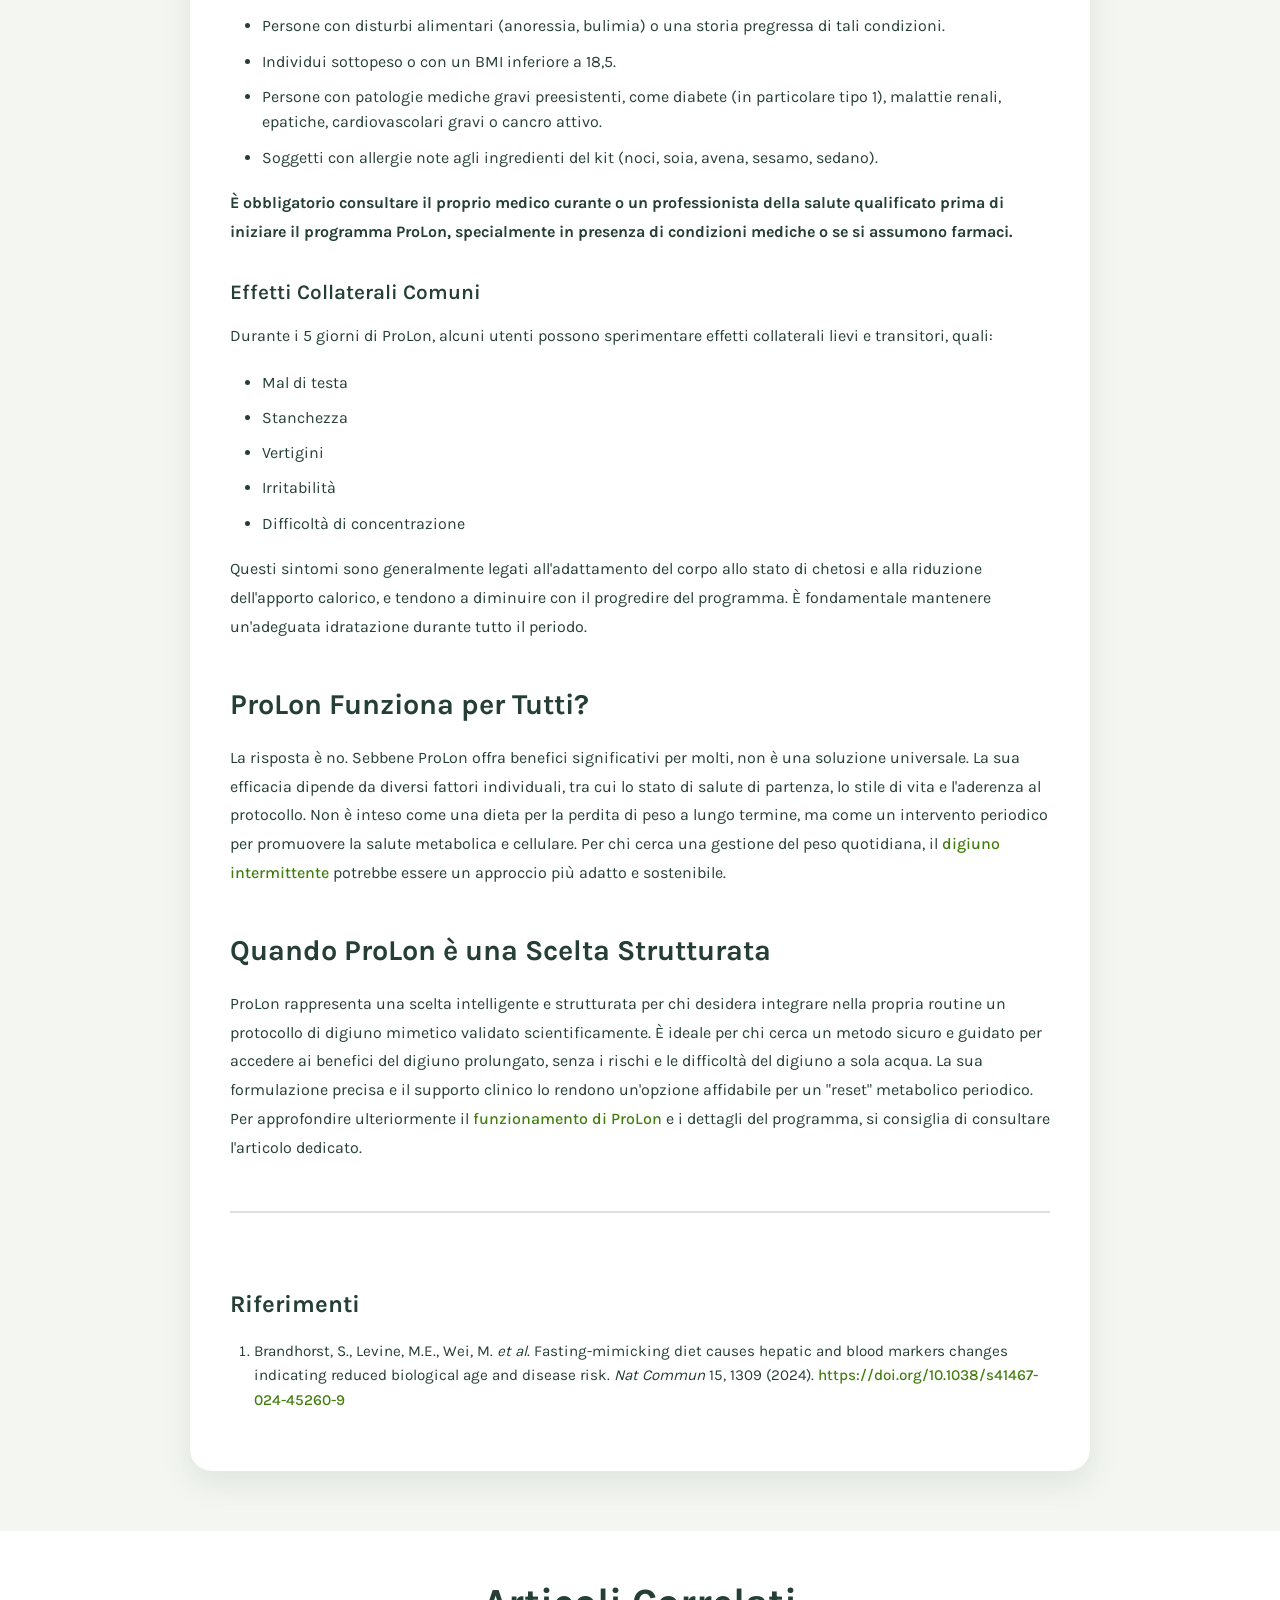
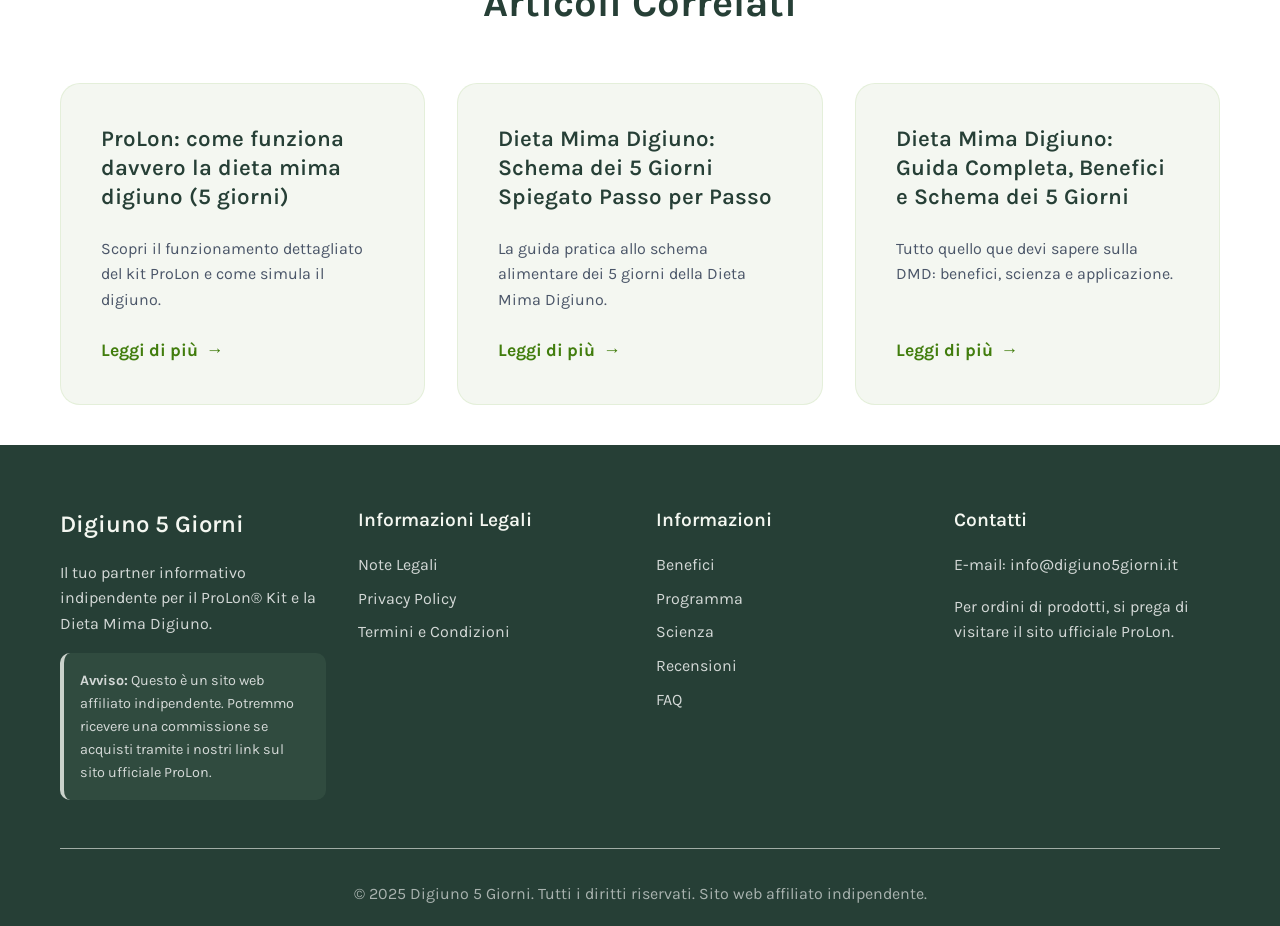
<file: prolon-funziona-davvero.html>
<!DOCTYPE html>
<html lang="it">
<head>
    <meta charset="UTF-8" />
    <meta name="viewport" content="width=device-width, initial-scale=1.0" />
    <title>ProLon funziona davvero? Analisi Scientifica e Benefici</title>
    <meta name="description" content="Scopri se ProLon funziona davvero. Analisi oggettiva della Dieta Mima Digiuno, benefici scientifici, limiti e considerazioni importanti per la tua salute." />

    <!-- Canonical, Favicon, Hreflang -->
    <link rel="canonical" href="https://digiuno5giorni.it/prolon-funziona-davvero" />
    <link rel="icon" href="favicon.ico" sizes="any">

	<link rel="icon" type="image/png" sizes="16x16" href="favicon-16.png">
	<link rel="icon" type="image/png" sizes="32x32" href="favicon-32.png">
	<link rel="icon" type="image/png" sizes="48x48" href="favicon-48.png">

	<link rel="apple-touch-icon" href="apple-touch-icon.png">

	<link rel="icon" type="image/png" sizes="192x192" href="favicon-192.png">
	<link rel="icon" type="image/png" sizes="512x512" href="favicon-512.png">

    <link rel="alternate" hreflang="it" href="https://digiuno5giorni.it/prolon-funziona-davvero" />
    <link rel="alternate" hreflang="x-default" href="https://digiuno5giorni.it/prolon-funziona-davvero" />

    <!-- Preconnect to essential third-party domains -->
    
    
    <link rel="preconnect" href="https://www.googletagmanager.com" crossorigin />
    <link rel="preconnect" href="https://www.google-analytics.com" crossorigin />

    <!-- Preload Google Fonts (non-blocking ) -->
    
    <noscript>
        
    </noscript>

    <!-- 1. Critical CSS for instant rendering of the \'above-the-fold\' content -->
<style>
*{margin:0;padding:0;box-sizing:border-box}
html{scroll-behavior:smooth}
body{font-family:'Karla',sans-serif;line-height:1.6;color:#263f36;overflow-x:hidden}
.container{max-width:1200px;margin:0 auto;padding:0 20px}
.header{position:fixed;top:0;width:100%;background:rgba(255,255,255,.95);backdrop-filter:blur(10px);z-index:1000;transition:.3s;border-bottom:1px solid rgba(38,63,54,.1)}
.nav-container{display:flex;justify-content:space-between;align-items:center;padding:1rem 2rem;max-width:1200px;margin:0 auto;position:relative}
.logo,.logo a{color:#263f36;font-size:2rem;font-weight:700;text-decoration:none}
.logo{flex-shrink:0}
.logo a{display:inline-block}
.nav-menu{display:flex;list-style:none;gap:2rem;font-size:1.1rem;position:absolute;left:50%;transform:translateX(-50%)}
.nav-menu a{text-decoration:none;color:#263f36;font-weight:500;transition:.3s}
.nav-menu a:hover{color:#417d0d}
.header-btn{margin-left:auto;flex-shrink:0}
.header-cta-btn{background:#263f36;color:#fff;padding:.6rem 1.2rem;border-radius:15px;text-decoration:none;font-weight:600;font-size:1.2rem;transition:.3s;border:none;cursor:pointer;margin-left:auto;flex-shrink:0;white-space:nowrap}
.header-cta-btn:hover{background:#417d0d;color:#fff;transform:translateY(-1px)}
.hamburger{display:none;flex-direction:column;cursor:pointer;flex-shrink:0}
.hamburger span{width:25px;height:3px;background:#263f36;margin:3px 0;transition:.3s}
.article-hero{padding:120px 0 20px;background:#f4f7f1;display:flex;align-items:center}
.article-hero-container{max-width:1200px;margin:0 auto;padding:0 20px}
.article-title{font-size:2.8rem;font-weight:700;color:#263f36;margin-bottom:1.5rem;line-height:1.2}
.article-meta{font-size:.95rem;color:#666;margin-bottom:2rem}
.article-content{padding:40px 0 60px;background:#f4f7f1}
.article-body{max-width:900px;margin:-60px auto 0;padding:40px;background:#fff;border-radius:22px;box-shadow:0 12px 32px rgba(38,63,54,.1);position:relative;z-index:2}
.article-body h2{font-size:1.8rem;font-weight:700;color:#263f36;margin:2.5rem 0 1rem}
.article-body h3{font-size:1.3rem;font-weight:600;color:#263f36;margin:1.8rem 0 .8rem}
.article-body p{margin-bottom:1.2rem;line-height:1.8}
.article-body ul,.article-body ol{margin:0 0 1.2rem 2rem}
.article-body li{margin-bottom:.6rem}
.article-body table{width:100%;border-collapse:collapse;margin:1.5rem 0}
.article-body table th,.article-body table td{border:1px solid #ddd;padding:.8rem;text-align:left}
.article-body table th{background:#f4f7f1;font-weight:600}
.article-body a{color:#417d0d;text-decoration:none;font-weight:500}
.article-body a:hover{text-decoration:underline}
.toc{background:#f4f7f1;padding:1.5rem;border-radius:8px}
.toc h3{margin-top:0}
.toc ul{list-style:none;margin-left:0}
.toc li{margin-bottom:.5rem}
.toc a{color:#417d0d}
.references{margin-top:3rem;padding-top:2rem;border-top:2px solid #ddd}
.references h2{font-size:1.5rem}
.references ol{margin-left:1.5rem}
.references li{margin-bottom:1rem;font-size:.95rem}

@media(max-width:768px){
.nav-container{justify-content:flex-start;gap:1rem}
.hamburger{display:flex;order:1}
.logo{order:2;flex-grow:1;text-align:center;font-size:1.8rem}
.header-cta-btn{order:3;margin-left:0;padding:.5rem 1rem;font-size:1.15rem;display:none}
.nav-menu{display:none;flex-direction:column;position:absolute;top:100%;left:0;width:100%;background:#f4f7f1;padding:2rem 0;box-shadow:0 2px 10px rgba(38,63,54,.1);transform:none}
.nav-menu.active{display:flex}
.hamburger.active span:nth-child(1){transform:rotate(-45deg) translate(-5px,6px)}
.hamburger.active span:nth-child(2){opacity:0}
.hamburger.active span:nth-child(3){transform:rotate(45deg) translate(-5px,-6px)}
.article-body{margin:-40px 14px 0;padding:24px 20px;border-radius:16px}
.article-title{font-size:2rem}
.article-body h2{font-size:1.5rem}
.article-body h3{font-size:1.1rem}
}

@media(max-width:480px){
.article-title{font-size:1.6rem}
.article-body h2{font-size:1.3rem}
.article-body h3{font-size:1rem}
.article-body table{font-size:.9rem}
.article-body table th,.article-body table td{padding:.5rem}
}

@media(min-width:769px) and (max-width:1024px){
.article-body{margin:-40px 14px 0;padding:24px 20px;border-radius:16px}
.nav-container{justify-content:flex-start;gap:1rem}
.hamburger{display:flex;order:1;z-index:1001}
.logo{order:2;flex-grow:1;text-align:center;font-size:1.8rem}
.header-cta-btn{display:none}
.nav-menu{display:none;flex-direction:column;position:absolute;top:100%;left:0;width:100%;background:#f4f7f1;padding:2rem 0;box-shadow:0 2px 10px rgba(0,78,71,.1);transform:none}
.nav-menu.active{display:flex}
.nav-menu li{margin:.1rem 0;box-shadow:0 2px 10px rgba(0,78,71,.1);width:100%}
.nav-menu a{font-size:1.2rem;padding:1rem;display:block;width:100%;text-align:center;border-radius:2px;transition:.3s}
.nav-menu a:hover{background:#417d0d;color:#fff}
.hamburger span{width:25px;height:3px;background:#263f36;margin:3px 0;transition:.3s}
.hamburger.active span:nth-child(1){transform:rotate(-45deg) translate(-5px,6px)}
.hamburger.active span:nth-child(2){opacity:0}
.hamburger.active span:nth-child(3){transform:rotate(45deg) translate(-5px,-6px)}
.hero-container{grid-template-columns:1fr;gap:2rem;text-align:center}
.hero-buttons{justify-content:center}
}
</style>

    <!-- 2. Defer loading of the full stylesheet -->
    <link rel="stylesheet" href="styles.css?v=20260924b" />

    <!-- 3. Fallback for browsers with JavaScript disabled -->
    <noscript>
        <link rel="stylesheet" href="styles.css?v=20260924b" />
    </noscript>
    
<!-- Article Schema -->
<script type="application/ld+json">
{
  "@context": "https://schema.org",
  "@type": "Article",
  "headline": "ProLon funziona davvero? Analisi Scientifica e Benefici della Dieta Mima Digiuno",
  "description": "Scopri se ProLon funziona davvero. Analisi oggettiva della Dieta Mima Digiuno, benefici scientifici, limiti e considerazioni importanti per la tua salute.",
  "image": "images/ProLon-5-Giorni-1080.webp",
  "datePublished": "2026-01-09",
  "dateModified": "2026-01-09",
  "author": {
    "@type": "Organization",
    "name": "Digiuno 5 Giorni"
  },
  "publisher": {
    "@type": "Organization",
    "name": "Digiuno 5 Giorni",
    "logo": {
      "@type": "ImageObject",
      "url": "https://digiuno5giorni.it/favicon-300x300.png"
    }
  }
}
</script>
<!-- FAQ Schema -->
<script type="application/ld+json">
{
  "@context": "https://schema.org",
  "@type": "FAQPage",
  "mainEntity": [
    {
      "@type": "Question",
      "name": "Cos’è ProLon e la Dieta Mima Digiuno?",
      "acceptedAnswer": {
        "@type": "Answer",
        "text": "ProLon è un programma nutrizionale di 5 giorni, clinicamente testato, progettato per indurre uno stato di digiuno nel corpo pur fornendo un apporto calorico e nutrizionale specifico. È una Dieta Mima Digiuno (DMD) sviluppata dal Professor Valter Longo."
      }
    },
    {
      "@type": "Question",
      "name": "Come funziona ProLon a livello scientifico?",
      "acceptedAnswer": {
        "@type": "Answer",
        "text": "ProLon fornisce circa 750-1100 calorie al giorno, composte da alimenti vegetali a basso contenuto proteico e glucidico, ma ricchi di grassi sani. Questa composizione mantiene il corpo in uno stato metabolico simile al digiuno, attivando l'autofagia e i meccanismi di rigenerazione cellulare."
      }
    },
    {
      "@type": "Question",
      "name": "ProLon funziona per tutti?",
      "acceptedAnswer": {
        "@type": "Answer",
        "text": "No, ProLon non è una soluzione universale. La sua efficacia dipende da fattori individuali. È sconsigliato a donne in gravidanza, bambini, persone sottopeso o con patologie gravi senza supervisione medica. È obbligatorio consultare il proprio medico prima di iniziare."
      }
    },
    {
      "@type": "Question",
      "name": "Quali sono i principali benefici di ProLon?",
      "acceptedAnswer": {
        "@type": "Answer",
        "text": "I benefici includono la riduzione dell'età biologica, il miglioramento della salute metabolica (resistenza all'insulina, grasso epatico), il supporto al sistema immunitario e la riduzione del grasso viscerale, preservando la massa muscolare magra."
      }
    }
  ]
}
</script>

<link rel="preload" href="fonts/karla-variable.woff2" as="font" type="font/woff2" crossorigin>
</head>
<body>

<header class="header">
        <nav class="nav">
            <div class="nav-container">
                <div class="logo">
						<a href="index.html" aria-label="ProLon">
							<span class="site-title">Digiuno 5 Giorni</span>
						</a>
					</div>
                <ul class="nav-menu" id="siteNavigation">
                    <li><a href="index.html#benefits">Benefici</a></li>
                    <li><a href="index.html#ingredients">Programma</a></li>
                    <li><a href="index.html#science">Scienza</a></li>
						<li><a href="index.html#recensioni">Recensioni</a></li>
                    <li><a href="index.html#faq">FAQ</a></li>
                <li><a href="index.html#newsletter">Newsletter</a></li></ul>
                <a href="https://prolon.it/C4Gg3l" class="header-cta-btn" target="_blank" rel="noopener nofollow sponsored">Scopri ProLon®</a>
                <button type="button" class="hamburger" aria-label="Apri menu" aria-expanded="false" aria-controls="siteNavigation">
                    <span></span>
                    <span></span>
                    <span></span>
                </button>
            </div>
        </nav>
    </header>
<div id="menuOverlay"></div>

    <!-- Article Hero Section -->

    <section class="article-hero">
        <div class="article-hero-container">
            <h1 class="article-title">ProLon funziona davvero? Analisi Scientifica e Benefici della Dieta Mima Digiuno</h1>
            <div class="article-meta">
                <span>Pubblicato il 09 Gennaio 2026 | Articolo Informativo | Tempo di lettura: 8-10 minuti</span>
            </div>
        </div>
    </section>

    <!-- Article Content Section -->
    <section class="article-content">
        <div class="article-body">
            
            <!-- Table of Contents -->
            <div class="toc">
                <h3>Indice dei Contenuti</h3>
                <ul>
                    <li><a href="#cos-e-prolon">Cos’è ProLon: Una Breve Panoramica</a></li>
                    <li><a href="#come-funziona-prolon-nel-corpo">Come Funziona ProLon nel Corpo</a></li>
                    <li><a href="#cosa-dice-la-scienza-sulla-dieta-mima-digiuno">Cosa Dice la Scienza sulla Dieta Mima Digiuno</a></li>
                    <li><a href="#prolon-funziona-davvero-analisi-oggettiva">ProLon Funziona Davvero? Analisi Oggettiva</a></li>
                    <li><a href="#per-chi-prolon-puo-funzionare">Per Chi ProLon Può Funzionare</a></li>
                    <li><a href="#limiti-e-considerazioni-importanti">Limiti e Considerazioni Importanti (Conformità YMYL)</a></li>
                    <li><a href="#prolon-funziona-per-tutti">ProLon Funziona per Tutti?</a></li>
                    <li><a href="#quando-prolon-e-una-scelta-strutturata">Quando ProLon è una Scelta Strutturata</a></li>
                </ul>
            </div>

            <!-- Article Content -->
            <h2 id="cos-e-prolon">Cos’è ProLon: Una Breve Panoramica</h2>

<p>Nel panorama delle strategie per il benessere e la longevità, la Dieta Mima Digiuno (DMD), e in particolare il programma ProLon®, ha guadagnato notevole attenzione. Ma la domanda che molti si pongono è: <strong>ProLon funziona davvero?</strong> Questo articolo si propone di esplorare in modo obiettivo il funzionamento di ProLon, analizzando la scienza che lo supporta, i suoi benefici, le limitazioni e le considerazioni importanti per chi valuta di intraprendere questo percorso nutrizionale.</p>

<p>ProLon® è un programma nutrizionale di 5 giorni, clinicamente testato, progettato per indurre uno stato di digiuno nel corpo pur fornendo un apporto calorico e nutrizionale specifico. Non si tratta di un digiuno a sola acqua, ma di un regime alimentare brevettato noto come <strong>Dieta Mima Digiuno (DMD)</strong> o <em>Fasting Mimicking Diet</em> (FMD). Sviluppato dal Professor Valter Longo, uno dei massimi esperti mondiali di longevità, l'obiettivo della DMD è quello di “ingannare” l’organismo, facendogli credere di essere in uno stato di digiuno prolungato, senza la totale privazione di cibo. Per una spiegazione più approfondita su <strong><a href="come-funziona-prolon.html">come funziona ProLon</a></strong>, è possibile consultare il nostro articolo dedicato.</p>

<h2 id="come-funziona-prolon-nel-corpo">Come Funziona ProLon nel Corpo</h2>

<p>Il meccanismo d'azione di ProLon si basa su una composizione nutrizionale precisa: un apporto calorico ridotto (circa 750-1100 kcal al giorno) con alimenti 100% vegetali, a basso contenuto di proteine e zuccheri, ma ricchi di grassi sani. Questa formula specifica mira a mantenere bassi i percorsi di segnalazione della crescita cellulare (come mTOR e IGF-1), spingendo il corpo a entrare in uno stato metabolico simile al digiuno. In questa condizione, l'organismo inizia a utilizzare i grassi come fonte primaria di energia (chetosi) e attiva processi cellulari di pulizia e rinnovamento, come l'autofagia.</p>

<h2 id="cosa-dice-la-scienza-sulla-dieta-mima-digiuno">Cosa Dice la Scienza sulla Dieta Mima Digiuno</h2>

<p>La ricerca scientifica sulla Dieta Mima Digiuno ha fornito risultati promettenti. Uno studio di riferimento pubblicato su <em>Nature Communications</em> nel 2024 ha evidenziato che tre cicli mensili di FMD in partecipanti adulti hanno portato a una <strong>riduzione media dell'età biologica di 2,5 anni</strong>, un dato calcolato tramite marcatori validati. Questo effetto è risultato indipendente dalla semplice perdita di peso. <a href="https://www.nature.com/articles/s41467-024-45260-9" target="_blank" rel="noopener">[1]</a></p>

<p>Lo stesso studio ha riportato altri benefici significativi, tra cui:</p>

<ul>
    <li><strong>Miglioramento dei marcatori di rischio cardiovascolare:</strong> inclusa la riduzione della pressione sanguigna e dei livelli di colesterolo.</li>
    <li><strong>Supporto alla composizione corporea:</strong> con una significativa riduzione del grasso corporeo totale e del grasso viscerale, preservando la massa muscolare magra.</li>
    <li><strong>Attivazione dell'autofagia:</strong> il processo di "pulizia" cellulare che rimuove i componenti danneggiati e promuove il rinnovamento cellulare, fondamentale per la longevità e la prevenzione delle malattie legate all'età.</li>
</ul>

<p>Questi risultati suggeriscono che ProLon non è semplicemente una dieta per la perdita di peso, ma un intervento nutrizionale che agisce a livello cellulare per ottimizzare la salute e rallentare i processi di invecchiamento.</p>

<h2 id="prolon-funziona-davvero-analisi-oggettiva">ProLon Funziona Davvero? Analisi Oggettiva</h2>

<p>Alla luce delle evidenze, la risposta è sì, <strong>ProLon funziona</strong>, ma è fondamentale capire <em>per cosa</em> funziona e a quali condizioni. Il suo scopo primario non è la perdita di peso rapida, sebbene questa sia una conseguenza comune (in media 2,6 kg dopo 3 cicli). L'obiettivo principale è un "reset" biologico che promuove il ringiovanimento cellulare e migliora i marcatori di salute metabolica.</p>

<p>Il programma funziona perché è un protocollo standardizzato e clinicamente testato che guida il corpo in uno stato di digiuno controllato, massimizzando i benefici dell'autofagia e della rigenerazione cellulare, minimizzando al contempo i rischi e la difficoltà di un digiuno a sola acqua. A differenza del <strong><a href="digiuno-intermittente-come-funziona.html">digiuno intermittente come funziona</a></strong>, che è una pratica più blanda e quotidiana, ProLon è un intervento periodico e più profondo.</p>

<h2 id="per-chi-prolon-puo-funzionare">Per Chi ProLon Può Funzionare</h2>

<p>ProLon si rivela una scelta efficace per individui che cercano un approccio strutturato e scientificamente validato per:</p>

<ul>
    <li><strong>Ottimizzare la propria salute metabolica:</strong> persone con segnali di insulino-resistenza o che desiderano migliorare i propri valori di glicemia e lipidi.</li>
    <li><strong>Sperimentare un "reset" periodico:</strong> chi vuole supportare i processi di pulizia cellulare del proprio corpo 1-3 volte l'anno.</li>
    <li><strong>Perdere grasso viscerale:</strong> il programma ha dimostrato di essere efficace nel ridurre il grasso addominale, più pericoloso per la salute, preservando la massa magra.</li>
</ul>

<p>È importante sottolineare che ProLon non è una soluzione magica, ma uno strumento potente che, se utilizzato correttamente, può contribuire significativamente al miglioramento della salute generale.</p>

<h2 id="limiti-e-considerazioni-importanti">Limiti e Considerazioni Importanti (Conformità YMYL)</h2>

<p>Come ogni intervento sulla salute, ProLon presenta limiti e richiede importanti considerazioni. <strong>ProLon non è un farmaco e non deve essere utilizzato per diagnosticare, trattare, curare o prevenire alcuna malattia.</strong></p>

<h3>Controindicazioni e Avvertenze</h3>

<p>Il programma è <strong>sconsigliato</strong> e/o richiede <strong>stretta supervisione medica</strong> per:</p>

<ul>
    <li>Donne in gravidanza o in allattamento.</li>
    <li>Bambini e adolescenti.</li>
    <li>Persone con disturbi alimentari (anoressia, bulimia) o una storia pregressa di tali condizioni.</li>
    <li>Individui sottopeso o con un BMI inferiore a 18,5.</li>
    <li>Persone con patologie mediche gravi preesistenti, come diabete (in particolare tipo 1), malattie renali, epatiche, cardiovascolari gravi o cancro attivo.</li>
    <li>Soggetti con allergie note agli ingredienti del kit (noci, soia, avena, sesamo, sedano).</li>
</ul>

<p><strong>È obbligatorio consultare il proprio medico curante o un professionista della salute qualificato prima di iniziare il programma ProLon, specialmente in presenza di condizioni mediche o se si assumono farmaci.</strong></p>

<h3>Effetti Collaterali Comuni</h3>

<p>Durante i 5 giorni di ProLon, alcuni utenti possono sperimentare effetti collaterali lievi e transitori, quali:</p>

<ul>
    <li>Mal di testa</li>
    <li>Stanchezza</li>
    <li>Vertigini</li>
    <li>Irritabilità</li>
    <li>Difficoltà di concentrazione</li>
</ul>

<p>Questi sintomi sono generalmente legati all'adattamento del corpo allo stato di chetosi e alla riduzione dell'apporto calorico, e tendono a diminuire con il progredire del programma. È fondamentale mantenere un'adeguata idratazione durante tutto il periodo.</p>

<h2 id="prolon-funziona-per-tutti">ProLon Funziona per Tutti?</h2>

<p>La risposta è no. Sebbene ProLon offra benefici significativi per molti, non è una soluzione universale. La sua efficacia dipende da diversi fattori individuali, tra cui lo stato di salute di partenza, lo stile di vita e l'aderenza al protocollo. Non è inteso come una dieta per la perdita di peso a lungo termine, ma come un intervento periodico per promuovere la salute metabolica e cellulare. Per chi cerca una gestione del peso quotidiana, il <strong><a href="digiuno-intermittente-come-funziona.html">digiuno intermittente</a></strong> potrebbe essere un approccio più adatto e sostenibile.</p>

<h2 id="quando-prolon-e-una-scelta-strutturata">Quando ProLon è una Scelta Strutturata</h2>

<p>ProLon rappresenta una scelta intelligente e strutturata per chi desidera integrare nella propria routine un protocollo di digiuno mimetico validato scientificamente. È ideale per chi cerca un metodo sicuro e guidato per accedere ai benefici del digiuno prolungato, senza i rischi e le difficoltà del digiuno a sola acqua. La sua formulazione precisa e il supporto clinico lo rendono un'opzione affidabile per un "reset" metabolico periodico. Per approfondire ulteriormente il <strong><a href="come-funziona-prolon.html">funzionamento di ProLon</a></strong> e i dettagli del programma, si consiglia di consultare l'articolo dedicato.</p>

<!-- References Section -->
<div class="references">
<h2>Riferimenti</h2>

<ol>
    <li>Brandhorst, S., Levine, M.E., Wei, M. <em>et al</em>. Fasting-mimicking diet causes hepatic and blood markers changes indicating reduced biological age and disease risk. <em>Nat Commun</em> 15, 1309 (2024). <a href="https://www.nature.com/articles/s41467-024-45260-9" target="_blank" rel="noopener">https://doi.org/10.1038/s41467-024-45260-9</a></li>
</ol>
</div>

        </div>
    </section>

    
<!-- Footer -->

    <!-- Related Articles Section -->
    <section class="related-articles">
        <div class="container">
            <h2 class="section-title">Articoli Correlati</h2>
            <div class="articles-grid">
                <a href="come-funziona-prolon.html" class="article-card">
                    <h3>ProLon: come funziona davvero la dieta mima digiuno (5 giorni)</h3>
                    <p>Scopri il funzionamento dettagliato del kit ProLon e come simula il digiuno.</p>
                    <span class="read-more">Leggi di più</span>
                </a>
                <a href="dieta-mima-digiuno-schema-5-giorni.html" class="article-card">
                    <h3>Dieta Mima Digiuno: Schema dei 5 Giorni Spiegato Passo per Passo</h3>
                    <p>La guida pratica allo schema alimentare dei 5 giorni della Dieta Mima Digiuno.</p>
                    <span class="read-more">Leggi di più</span>
                </a>
                <a href="dieta-mima-digiuno.html" class="article-card">
                    <h3>Dieta Mima Digiuno: Guida Completa, Benefici e Schema dei 5 Giorni</h3>
                    <p>Tutto quello que devi sapere sulla DMD: benefici, scienza e applicazione.</p>
                    <span class="read-more">Leggi di più</span>
                </a>
            </div>
        </div>
    </section>
    <footer class="footer">
        <div class="container">
            <div class="footer-content">
                <div class="footer-section">
					<h3><a href="index.html" class="footer-logo">Digiuno 5 Giorni</a></h3>
					<p>Il tuo partner informativo indipendente per il ProLon® Kit e la Dieta Mima Digiuno.</p>
					<p class="affiliate-notice">
					<strong>Avviso:</strong> Questo è un sito web affiliato indipendente. Potremmo ricevere una commissione se acquisti tramite i nostri link sul sito ufficiale ProLon.
					</p>
				</div>
                
                <div class="footer-section">
                    <h4>Informazioni Legali</h4>
                    <ul>
                        <li><a href="note-legali.html">Note Legali</a></li>
                        <li><a href="privacy-policy.html">Privacy Policy</a></li>
                        <li><a href="termini-e-condizioni.html">Termini e Condizioni</a></li>
                    </ul>
                </div>
                
                <div class="footer-section">
                    <h4>Informazioni</h4>
                    <ul>
                        <li><a href="index.html#benefits">Benefici</a></li>
                        <li><a href="index.html#ingredients">Programma</a></li>
                        <li><a href="index.html#science">Scienza</a></li>
						<li><a href="index.html#recensioni">Recensioni</a></li>
                        <li><a href="index.html#faq">FAQ</a></li>                        
                    </ul>
                </div>
                
                <div class="footer-section">
                    <h4>Contatti</h4>
                    <p>E-mail: info@digiuno5giorni.it</p>
                    <p>Per ordini di prodotti, si prega di visitare il sito ufficiale ProLon.</p>
                </div>
            </div>
            
            <div class="footer-bottom">
                <p>&copy; 2025 Digiuno 5 Giorni. Tutti i diritti riservati. Sito web affiliato indipendente.</p>
            </div>
        </div>
    </footer>

    <script src="script.js?v=20260924b" defer></script>
    <script src="gtag.js" async></script>
</body>
</html>
</file>
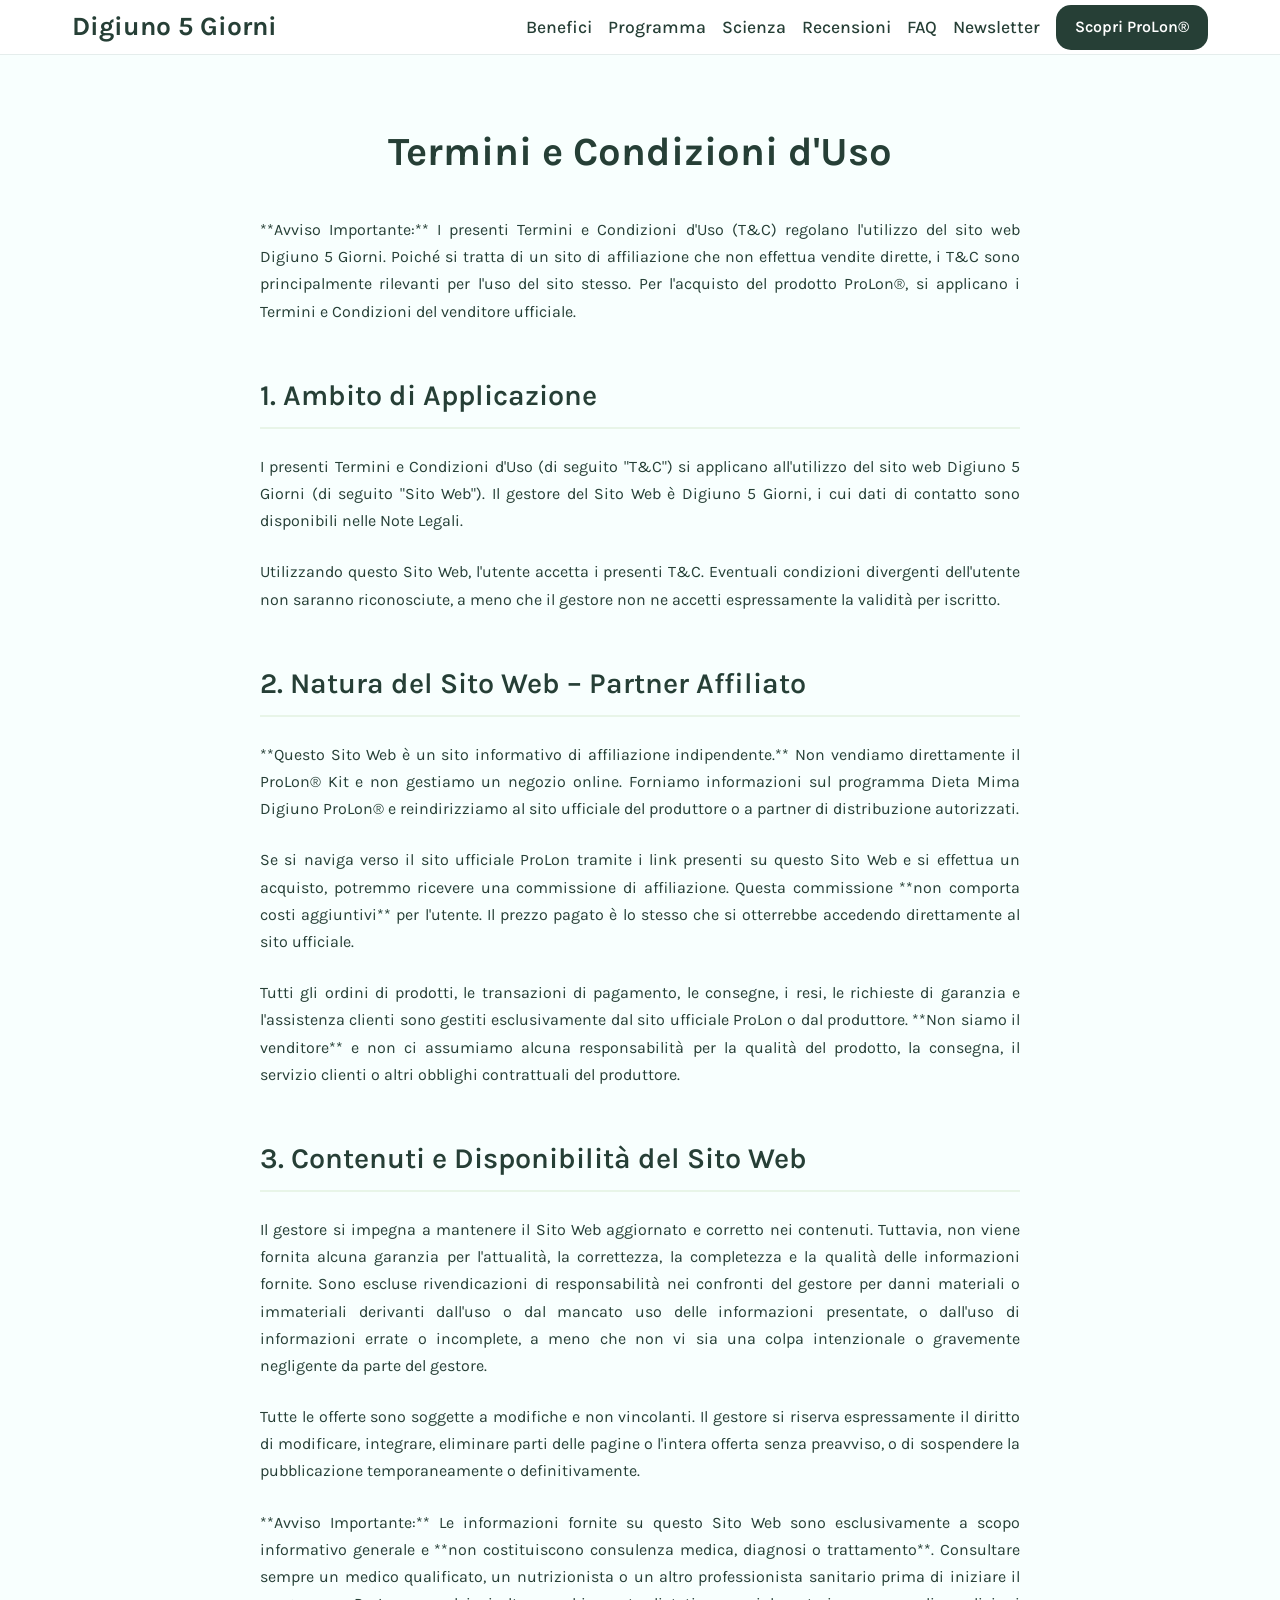
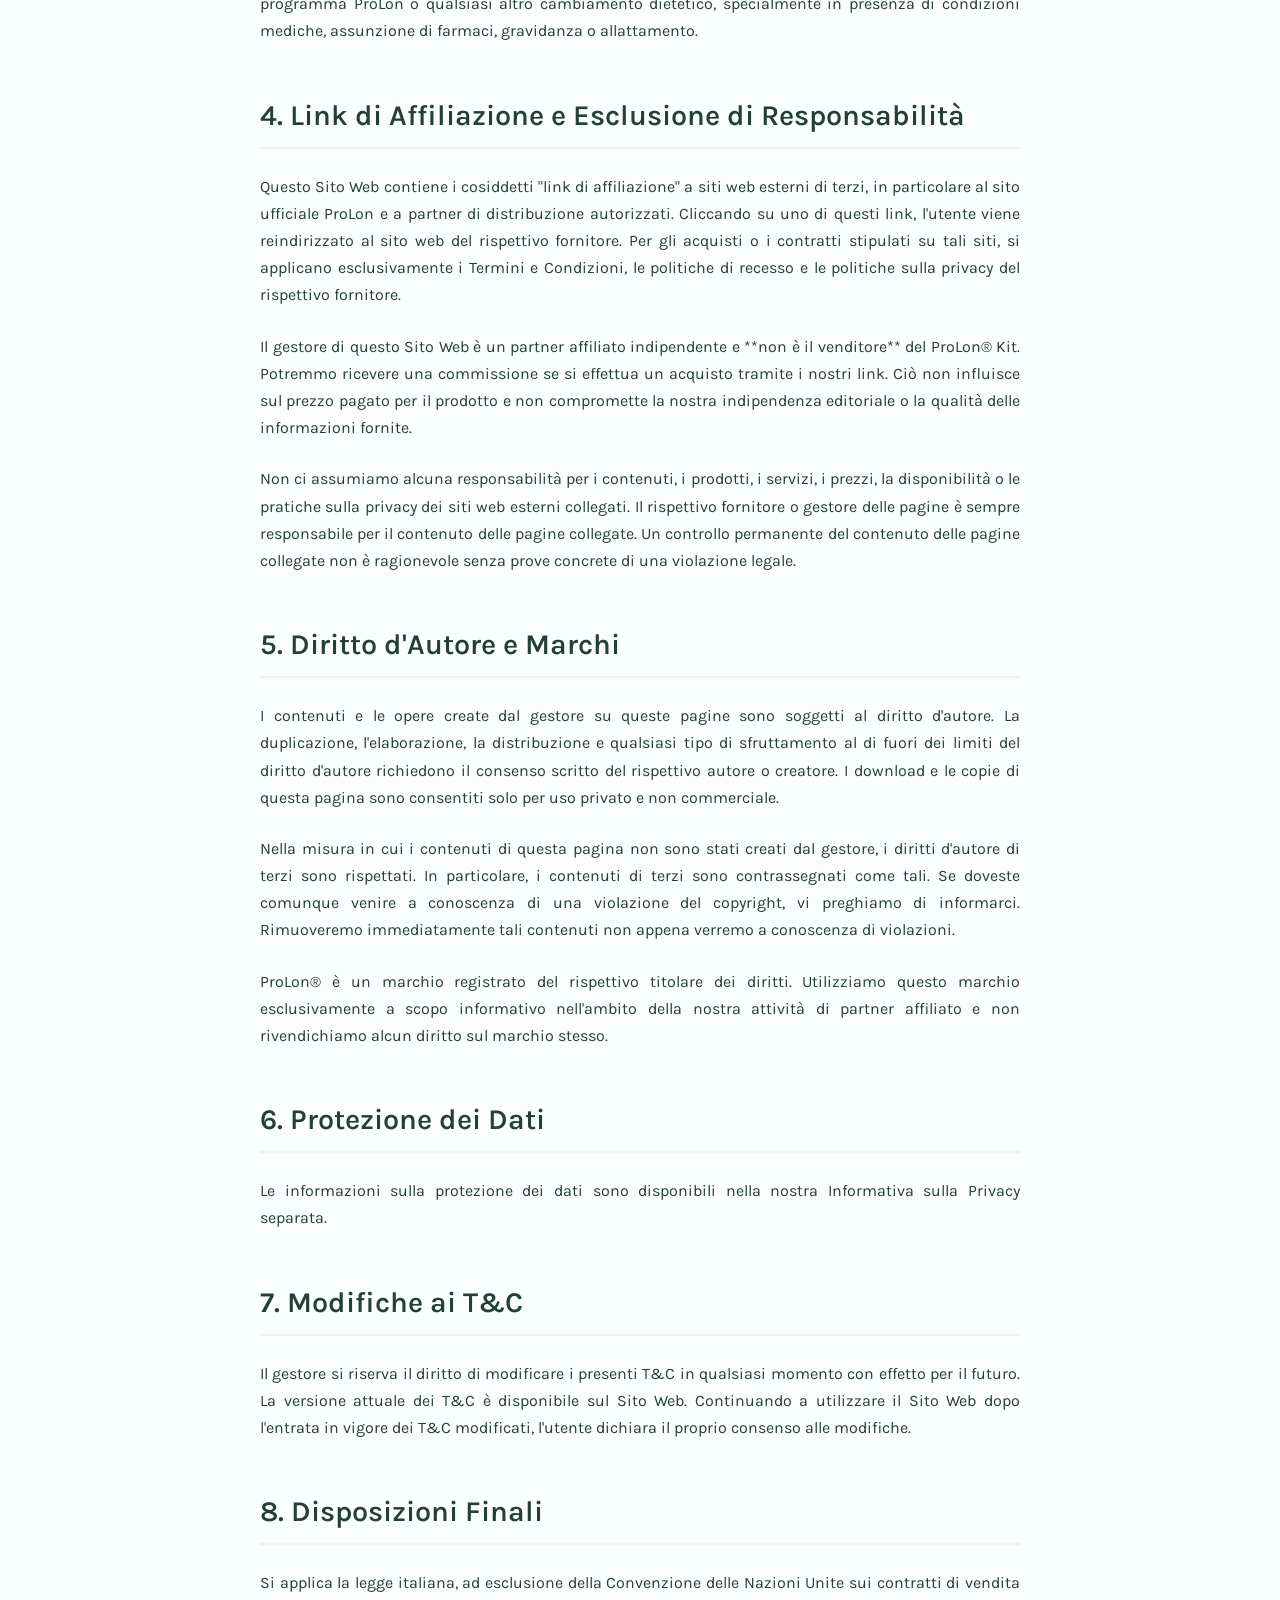
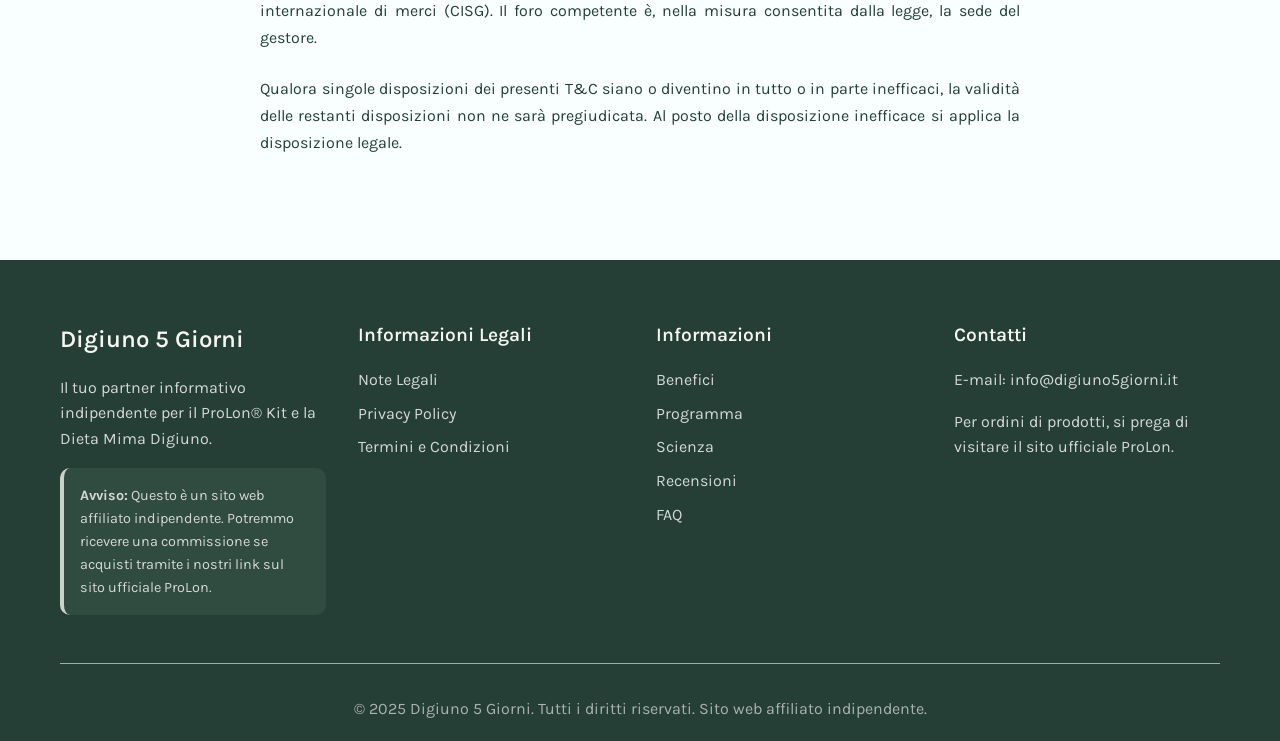
<file: termini-e-condizioni.html>
<!DOCTYPE html>
<html lang="it">
<head>
    <meta charset="UTF-8">
    <meta name="viewport" content="width=device-width, initial-scale=1.0">
    <title>Termini e Condizioni - ProLon® Kit Dieta Mima Digiuno</title>
    <meta name="description" content="Termini e Condizioni d'Uso per il sito web Digiuno 5 Giorni.">
	<meta name="robots" content="noindex, nofollow">
    <link rel="stylesheet" href="styles.css?v=20260924b">
    <!-- Favicon -->
	<link rel="icon" href="favicon.ico" sizes="any">

	<link rel="icon" type="image/png" sizes="16x16" href="favicon-16.png">
	<link rel="icon" type="image/png" sizes="32x32" href="favicon-32.png">
	<link rel="icon" type="image/png" sizes="48x48" href="favicon-48.png">

	<link rel="apple-touch-icon" href="apple-touch-icon.png">

	<link rel="icon" type="image/png" sizes="192x192" href="favicon-192.png">
	<link rel="icon" type="image/png" sizes="512x512" href="favicon-512.png">

	
	
	
<link rel="preload" href="fonts/karla-variable.woff2" as="font" type="font/woff2" crossorigin>
</head>
<body>
    <!-- Header -->
    <header class="header">
        <nav class="nav">
            <div class="nav-container">
                <div class="logo">
					<a href="index.html" aria-label="ProLon">
						<span class="site-title">Digiuno 5 Giorni</span>
					</a>
				</div>
                <ul class="nav-menu" id="siteNavigation">
                    <li><a href="index.html#benefits">Benefici</a></li>
                    <li><a href="index.html#ingredients">Programma</a></li>
                    <li><a href="index.html#science">Scienza</a></li>
					<li><a href="index.html#recensioni">Recensioni</a></li>
                    <li><a href="index.html#faq">FAQ</a></li>
                <li><a href="index.html#newsletter">Newsletter</a></li></ul>
                <a href="https://prolon.it/C4Gg3l" class="header-cta-btn" target="_blank" rel="noopener nofollow sponsored">Scopri ProLon®</a>
                <button type="button" class="hamburger" aria-label="Apri menu" aria-expanded="false" aria-controls="siteNavigation">
                    <span></span>
                    <span></span>
                    <span></span>
                </button>
            </div>
        </nav>
    </header>
<div id="menuOverlay"></div>

    <main class="legal-page">
        <div class="container">
            <h1>Termini e Condizioni d'Uso</h1>
            
            <p>**Avviso Importante:** I presenti Termini e Condizioni d'Uso (T&C) regolano l'utilizzo del sito web Digiuno 5 Giorni. Poiché si tratta di un sito di affiliazione che non effettua vendite dirette, i T&C sono principalmente rilevanti per l'uso del sito stesso. Per l'acquisto del prodotto ProLon®, si applicano i Termini e Condizioni del venditore ufficiale.</p>

            <h2>1. Ambito di Applicazione</h2>
            <p>
                I presenti Termini e Condizioni d'Uso (di seguito "T&C") si applicano all'utilizzo del sito web Digiuno 5 Giorni (di seguito "Sito Web"). Il gestore del Sito Web è Digiuno 5 Giorni, i cui dati di contatto sono disponibili nelle Note Legali.
            </p>
            <p>
                Utilizzando questo Sito Web, l'utente accetta i presenti T&C. Eventuali condizioni divergenti dell'utente non saranno riconosciute, a meno che il gestore non ne accetti espressamente la validità per iscritto.
            </p>

            <h2>2. Natura del Sito Web – Partner Affiliato</h2>
            <p>
                **Questo Sito Web è un sito informativo di affiliazione indipendente.** Non vendiamo direttamente il ProLon® Kit e non gestiamo un negozio online. Forniamo informazioni sul programma Dieta Mima Digiuno ProLon® e reindirizziamo al sito ufficiale del produttore o a partner di distribuzione autorizzati.
            </p>
            <p>
                Se si naviga verso il sito ufficiale ProLon tramite i link presenti su questo Sito Web e si effettua un acquisto, potremmo ricevere una commissione di affiliazione. Questa commissione **non comporta costi aggiuntivi** per l'utente. Il prezzo pagato è lo stesso che si otterrebbe accedendo direttamente al sito ufficiale.
            </p>
            <p>
                Tutti gli ordini di prodotti, le transazioni di pagamento, le consegne, i resi, le richieste di garanzia e l'assistenza clienti sono gestiti esclusivamente dal sito ufficiale ProLon o dal produttore. **Non siamo il venditore** e non ci assumiamo alcuna responsabilità per la qualità del prodotto, la consegna, il servizio clienti o altri obblighi contrattuali del produttore.
            </p>

            <h2>3. Contenuti e Disponibilità del Sito Web</h2>
            <p>
                Il gestore si impegna a mantenere il Sito Web aggiornato e corretto nei contenuti. Tuttavia, non viene fornita alcuna garanzia per l'attualità, la correttezza, la completezza e la qualità delle informazioni fornite. Sono escluse rivendicazioni di responsabilità nei confronti del gestore per danni materiali o immateriali derivanti dall'uso o dal mancato uso delle informazioni presentate, o dall'uso di informazioni errate o incomplete, a meno che non vi sia una colpa intenzionale o gravemente negligente da parte del gestore.
            </p>
            <p>
                Tutte le offerte sono soggette a modifiche e non vincolanti. Il gestore si riserva espressamente il diritto di modificare, integrare, eliminare parti delle pagine o l'intera offerta senza preavviso, o di sospendere la pubblicazione temporaneamente o definitivamente.
            </p>
            <p>
                **Avviso Importante:** Le informazioni fornite su questo Sito Web sono esclusivamente a scopo informativo generale e **non costituiscono consulenza medica, diagnosi o trattamento**. Consultare sempre un medico qualificato, un nutrizionista o un altro professionista sanitario prima di iniziare il programma ProLon o qualsiasi altro cambiamento dietetico, specialmente in presenza di condizioni mediche, assunzione di farmaci, gravidanza o allattamento.
            </p>

            <h2>4. Link di Affiliazione e Esclusione di Responsabilità</h2>
            <p>
                Questo Sito Web contiene i cosiddetti "link di affiliazione" a siti web esterni di terzi, in particolare al sito ufficiale ProLon e a partner di distribuzione autorizzati. Cliccando su uno di questi link, l'utente viene reindirizzato al sito web del rispettivo fornitore. Per gli acquisti o i contratti stipulati su tali siti, si applicano esclusivamente i Termini e Condizioni, le politiche di recesso e le politiche sulla privacy del rispettivo fornitore.
            </p>
            <p>
                Il gestore di questo Sito Web è un partner affiliato indipendente e **non è il venditore** del ProLon® Kit. Potremmo ricevere una commissione se si effettua un acquisto tramite i nostri link. Ciò non influisce sul prezzo pagato per il prodotto e non compromette la nostra indipendenza editoriale o la qualità delle informazioni fornite.
            </p>
            <p>
                Non ci assumiamo alcuna responsabilità per i contenuti, i prodotti, i servizi, i prezzi, la disponibilità o le pratiche sulla privacy dei siti web esterni collegati. Il rispettivo fornitore o gestore delle pagine è sempre responsabile per il contenuto delle pagine collegate. Un controllo permanente del contenuto delle pagine collegate non è ragionevole senza prove concrete di una violazione legale.
            </p>

            <h2>5. Diritto d'Autore e Marchi</h2>
            <p>
                I contenuti e le opere create dal gestore su queste pagine sono soggetti al diritto d'autore. La duplicazione, l'elaborazione, la distribuzione e qualsiasi tipo di sfruttamento al di fuori dei limiti del diritto d'autore richiedono il consenso scritto del rispettivo autore o creatore. I download e le copie di questa pagina sono consentiti solo per uso privato e non commerciale.
            </p>
            <p>
                Nella misura in cui i contenuti di questa pagina non sono stati creati dal gestore, i diritti d'autore di terzi sono rispettati. In particolare, i contenuti di terzi sono contrassegnati come tali. Se doveste comunque venire a conoscenza di una violazione del copyright, vi preghiamo di informarci. Rimuoveremo immediatamente tali contenuti non appena verremo a conoscenza di violazioni.
            </p>
            <p>
                ProLon® è un marchio registrato del rispettivo titolare dei diritti. Utilizziamo questo marchio esclusivamente a scopo informativo nell'ambito della nostra attività di partner affiliato e non rivendichiamo alcun diritto sul marchio stesso.
            </p>

            <h2>6. Protezione dei Dati</h2>
            <p>
                Le informazioni sulla protezione dei dati sono disponibili nella nostra Informativa sulla Privacy separata.
            </p>

            <h2>7. Modifiche ai T&C</h2>
            <p>
                Il gestore si riserva il diritto di modificare i presenti T&C in qualsiasi momento con effetto per il futuro. La versione attuale dei T&C è disponibile sul Sito Web. Continuando a utilizzare il Sito Web dopo l'entrata in vigore dei T&C modificati, l'utente dichiara il proprio consenso alle modifiche.
            </p>

            <h2>8. Disposizioni Finali</h2>
            <p>
                Si applica la legge italiana, ad esclusione della Convenzione delle Nazioni Unite sui contratti di vendita internazionale di merci (CISG). Il foro competente è, nella misura consentita dalla legge, la sede del gestore.
            </p>
            <p>
                Qualora singole disposizioni dei presenti T&C siano o diventino in tutto o in parte inefficaci, la validità delle restanti disposizioni non ne sarà pregiudicata. Al posto della disposizione inefficace si applica la disposizione legale.
            </p>
        </div>
    </main>

    <!-- Footer -->
    <footer class="footer">
        <div class="container">
            <div class="footer-content">
                <div class="footer-section">
					<h3><a href="index.html" class="footer-logo">Digiuno 5 Giorni</a></h3>
					<p>Il tuo partner informativo indipendente per il ProLon® Kit e la Dieta Mima Digiuno.</p>
					<p class="affiliate-notice">
					<strong>Avviso:</strong> Questo è un sito web affiliato indipendente. Potremmo ricevere una commissione se acquisti tramite i nostri link sul sito ufficiale ProLon.
					</p>
				</div>
                
                <div class="footer-section">
                    <h4>Informazioni Legali</h4>
                    <ul>
                        <li><a href="note-legali.html">Note Legali</a></li>
                        <li><a href="privacy-policy.html">Privacy Policy</a></li>
                        <li><a href="termini-e-condizioni.html">Termini e Condizioni</a></li>
                    </ul>
                </div>
                
                <div class="footer-section">
                    <h4>Informazioni</h4>
                    <ul>
                        <li><a href="index.html#benefits">Benefici</a></li>
                        <li><a href="index.html#ingredients">Programma</a></li>
                        <li><a href="index.html#science">Scienza</a></li>
						<li><a href="index.html#recensioni">Recensioni</a></li>
						<li><a href="index.html#faq">FAQ</a></li>                    
                    </ul>
                </div>
                
                <div class="footer-section">
                    <h4>Contatti</h4>
                    <p>E-mail: info@digiuno5giorni.it</p>
                    <p>Per ordini di prodotti, si prega di visitare il sito ufficiale ProLon.</p>
                </div>
            </div>
            
            <div class="footer-bottom">
                <p>&copy; 2025 Digiuno 5 Giorni. Tutti i diritti riservati. Sito web affiliato indipendente.</p>
            </div>
        </div>
    </footer>

    <script src="script.js?v=20260924b"></script>
</body>
</html>
</file>
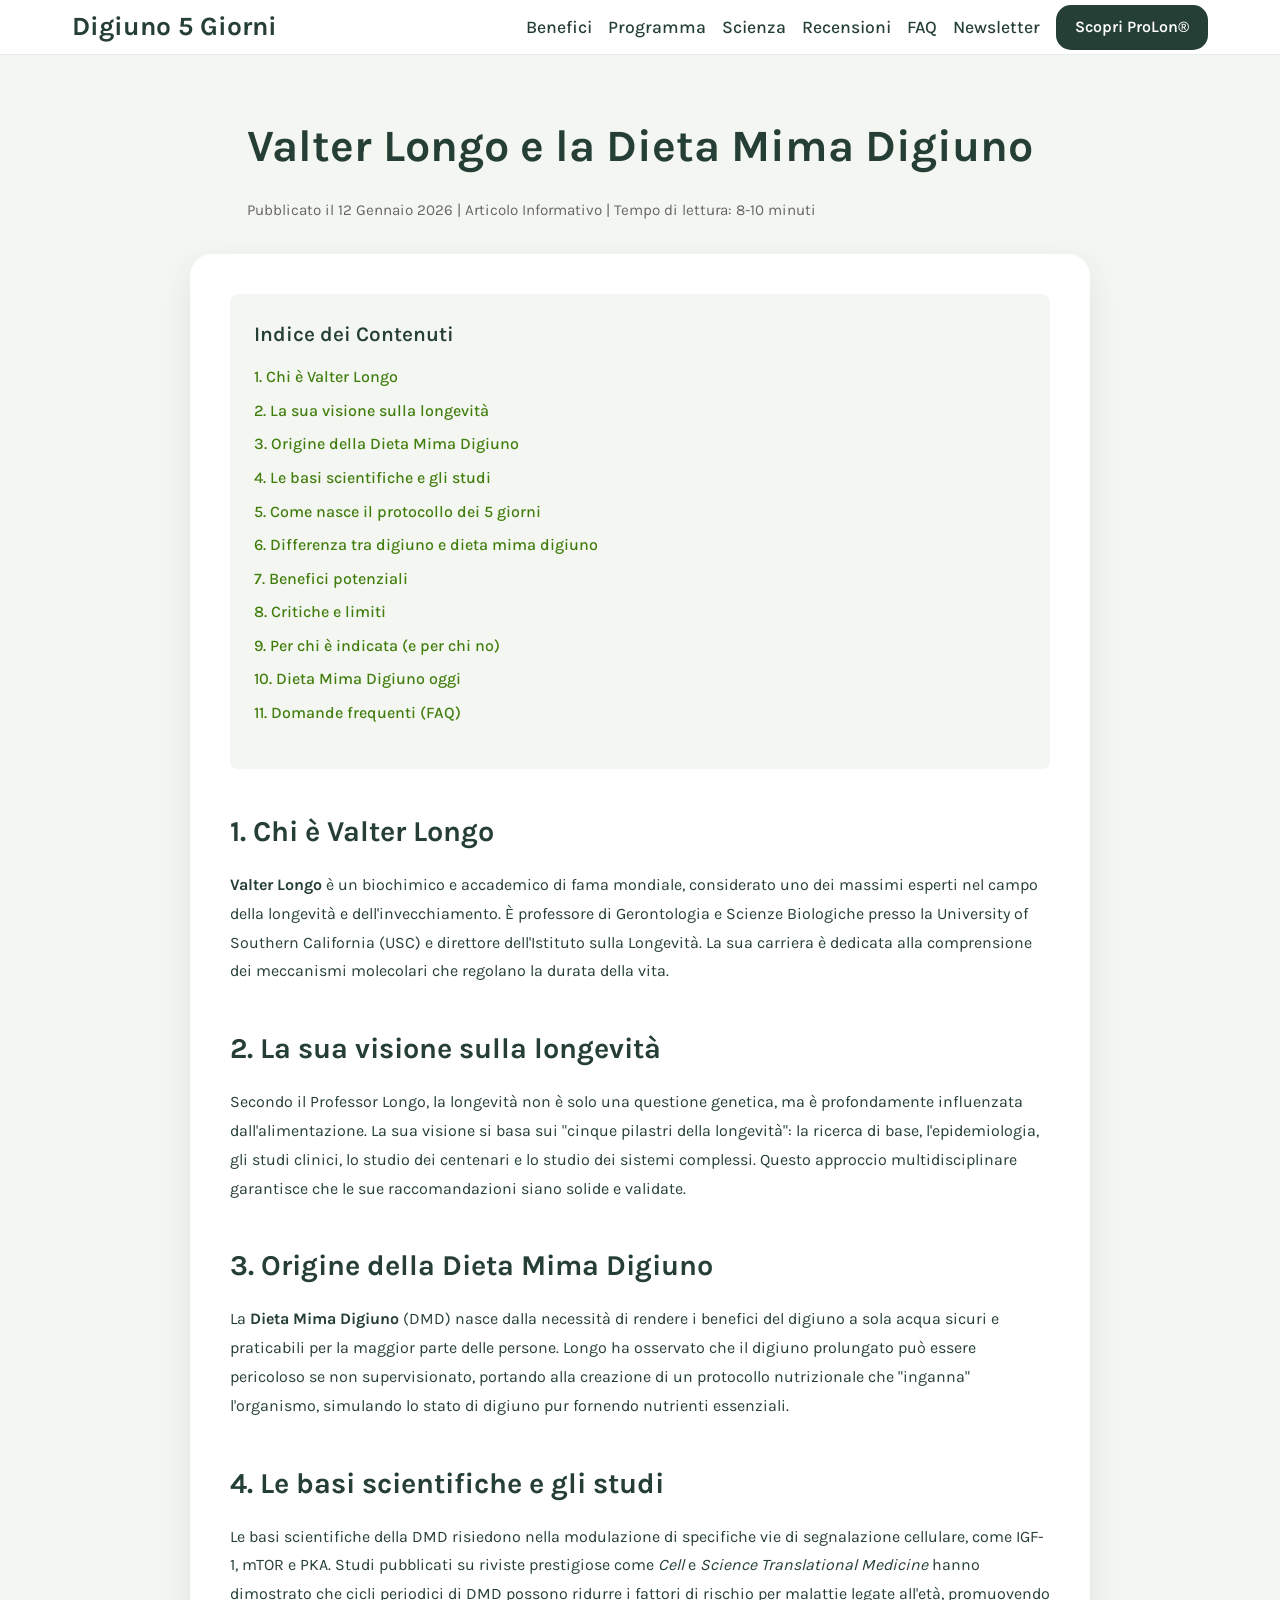
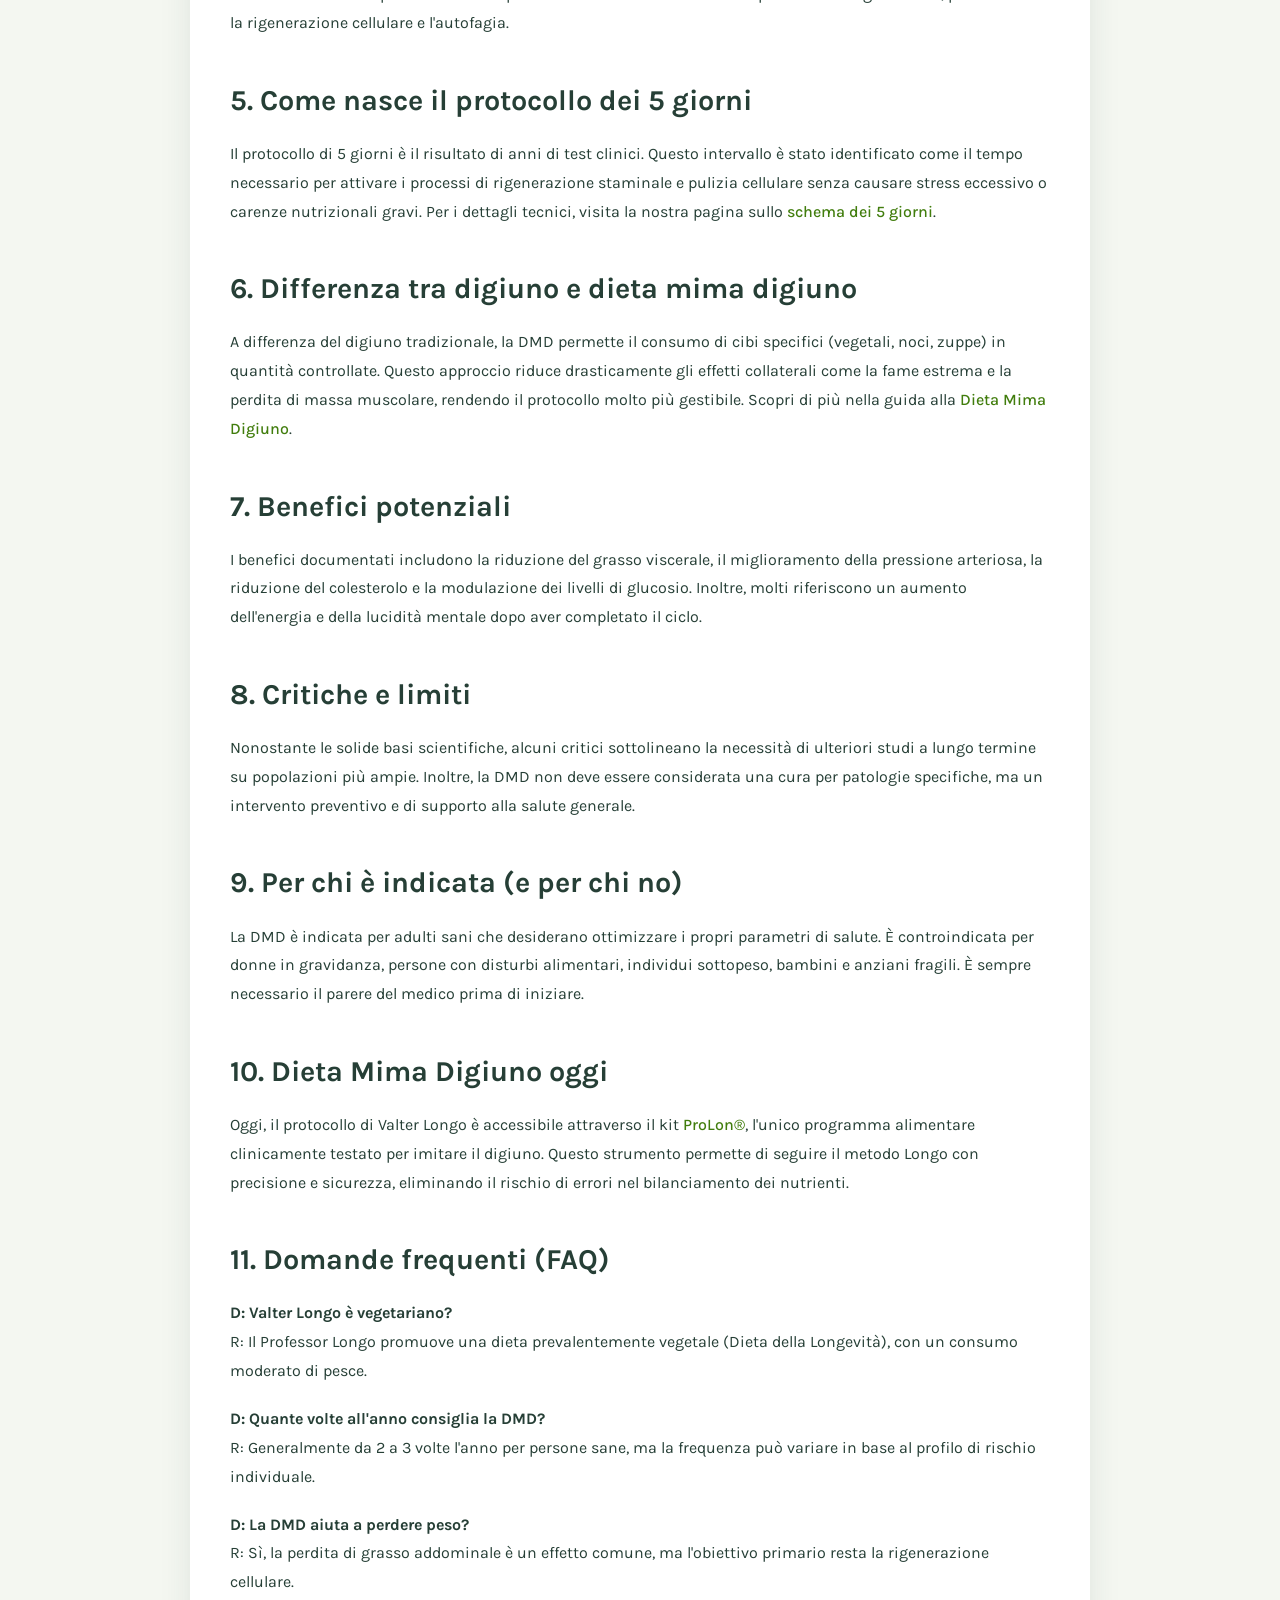
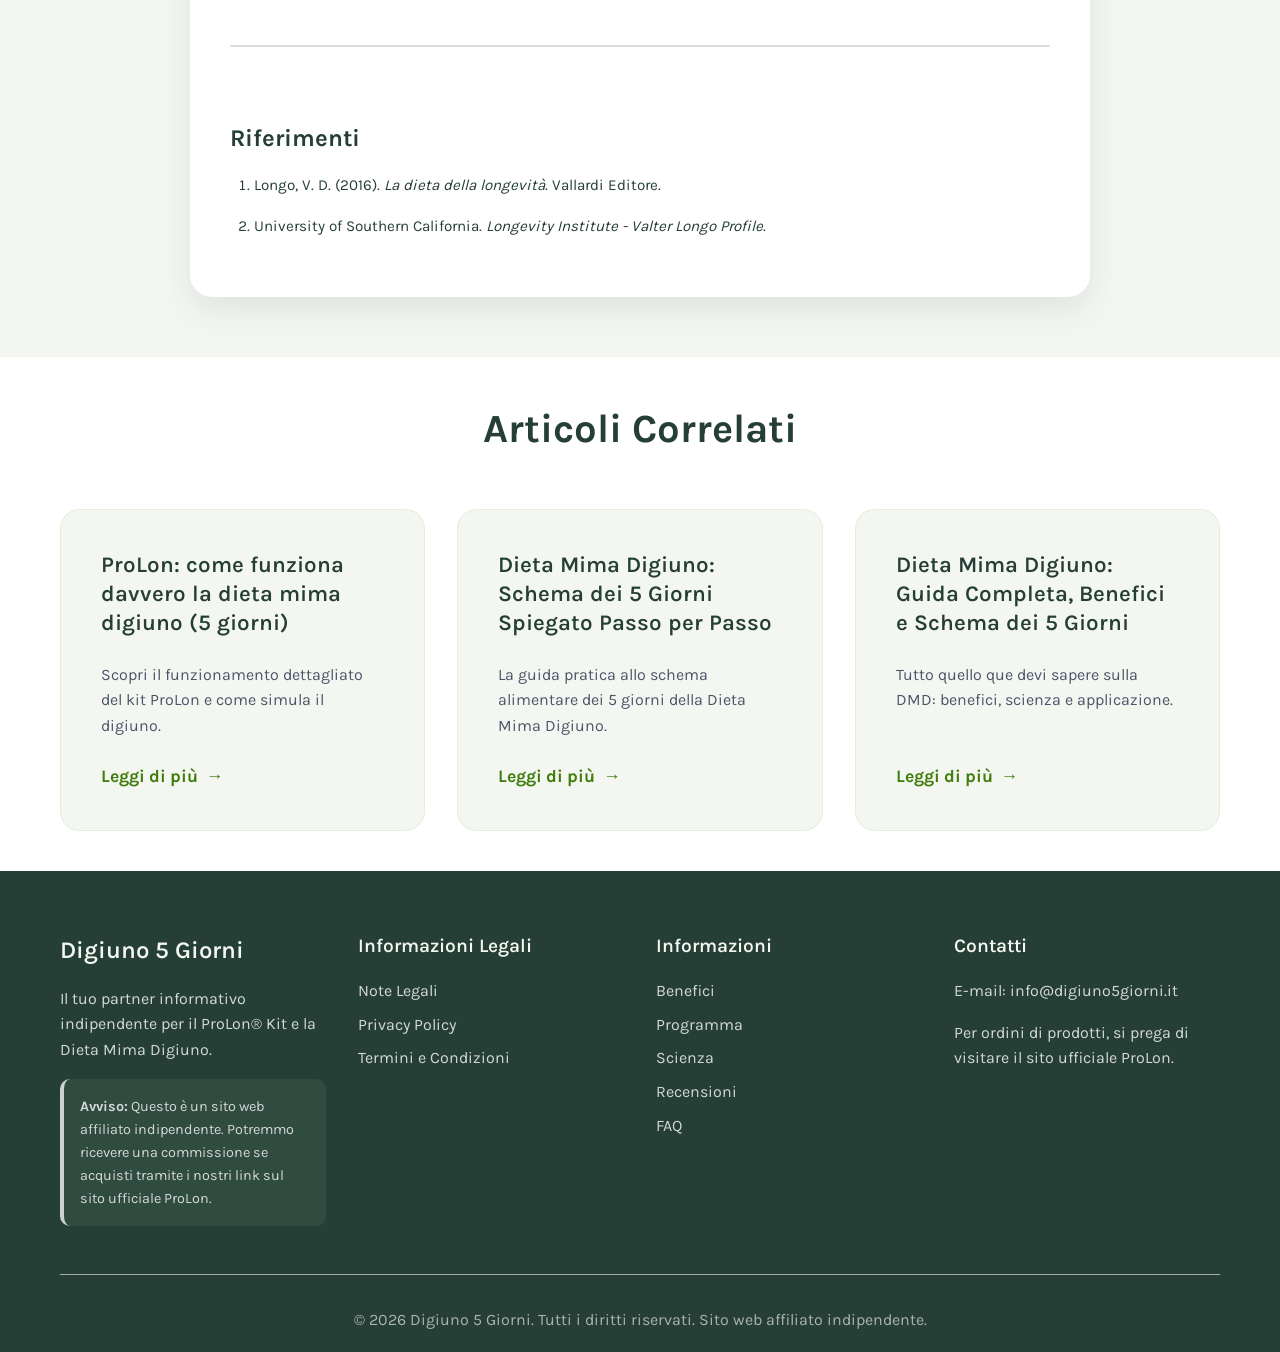
<file: valter-longo-dieta.html>
<!DOCTYPE html>
<html lang="it">
<head>
    <meta charset="UTF-8" />
    <meta name="viewport" content="width=device-width, initial-scale=1.0" />
    <title>Valter Longo e la Dieta Mima Digiuno: Metodo, Studi e Benefici</title>
    <meta name="description" content="Scopri il metodo di Valter Longo, la Dieta Mima Digiuno, le basi scientifiche, gli studi e a chi è indicata." />

    <!-- Canonical, Favicon, Hreflang -->
    <link rel="canonical" href="https://digiuno5giorni.it/valter-longo-dieta" />
    <link rel="icon" href="favicon.ico" sizes="any">

	<link rel="icon" type="image/png" sizes="16x16" href="favicon-16.png">
	<link rel="icon" type="image/png" sizes="32x32" href="favicon-32.png">
	<link rel="icon" type="image/png" sizes="48x48" href="favicon-48.png">

	<link rel="apple-touch-icon" href="apple-touch-icon.png">

	<link rel="icon" type="image/png" sizes="192x192" href="favicon-192.png">
	<link rel="icon" type="image/png" sizes="512x512" href="favicon-512.png">

    <link rel="alternate" hreflang="it" href="https://digiuno5giorni.it/valter-longo-dieta" />
    <link rel="alternate" hreflang="x-default" href="https://digiuno5giorni.it/valter-longo-dieta" />

    <!-- Preconnect to essential third-party domains -->
    
    
    <link rel="preconnect" href="https://www.googletagmanager.com" crossorigin />
    <link rel="preconnect" href="https://www.google-analytics.com" crossorigin />

    <!-- Preload Google Fonts (non-blocking ) -->
    
    <noscript>
        
    </noscript>

    <!-- 1. Critical CSS for instant rendering of the 'above-the-fold' content -->
<style>
*{margin:0;padding:0;box-sizing:border-box}
html{scroll-behavior:smooth}
body{font-family:'Karla',sans-serif;line-height:1.6;color:#263f36;overflow-x:hidden}
.container{max-width:1200px;margin:0 auto;padding:0 20px}
.header{position:fixed;top:0;width:100%;background:rgba(255,255,255,.95);backdrop-filter:blur(10px);z-index:1000;transition:.3s;border-bottom:1px solid rgba(38,63,54,.1)}
.nav-container{display:flex;justify-content:space-between;align-items:center;padding:1rem 2rem;max-width:1200px;margin:0 auto;position:relative}
.logo,.logo a{color:#263f36;font-size:2rem;font-weight:700;text-decoration:none}
.logo{flex-shrink:0}
.logo a{display:inline-block}
.nav-menu{display:flex;list-style:none;gap:2rem;font-size:1.1rem;position:absolute;left:50%;transform:translateX(-50%)}
.nav-menu a{text-decoration:none;color:#263f36;font-weight:500;transition:.3s}
.nav-menu a:hover{color:#417d0d}
.header-btn{margin-left:auto;flex-shrink:0}
.header-cta-btn{background:#263f36;color:#fff;padding:.6rem 1.2rem;border-radius:15px;text-decoration:none;font-weight:600;font-size:1.2rem;transition:.3s;border:none;cursor:pointer;margin-left:auto;flex-shrink:0;white-space:nowrap}
.header-cta-btn:hover{background:#417d0d;color:#fff;transform:translateY(-1px)}
.hamburger{display:none;flex-direction:column;cursor:pointer;flex-shrink:0}
.hamburger span{width:25px;height:3px;background:#263f36;margin:3px 0;transition:.3s}
.article-hero{padding:120px 0 20px;background:#f4f7f1;display:flex;align-items:center}
.article-hero-container{max-width:1200px;margin:0 auto;padding:0 20px}
.article-title{font-size:2.8rem;font-weight:700;color:#263f36;margin-bottom:1.5rem;line-height:1.2}
.article-meta{font-size:.95rem;color:#666;margin-bottom:2rem}
.article-content{padding:40px 0 60px;background:#f4f7f1}
.article-body{max-width:900px;margin:-60px auto 0;padding:40px;background:#fff;border-radius:22px;box-shadow:0 12px 32px rgba(38,63,54,.1);position:relative;z-index:2}
.article-body h2{font-size:1.8rem;font-weight:700;color:#263f36;margin:2.5rem 0 1rem}
.article-body h3{font-size:1.3rem;font-weight:600;color:#263f36;margin:1.8rem 0 .8rem}
.article-body p{margin-bottom:1.2rem;line-height:1.8}
.article-body ul,.article-body ol{margin:0 0 1.2rem 2rem}
.article-body li{margin-bottom:.6rem}
.article-body table{width:100%;border-collapse:collapse;margin:1.5rem 0}
.article-body table th,.article-body table td{border:1px solid #ddd;padding:.8rem;text-align:left}
.article-body table th{background:#f4f7f1;font-weight:600}
.article-body a{color:#417d0d;text-decoration:none;font-weight:500}
.article-body a:hover{text-decoration:underline}
.toc{background:#f4f7f1;padding:1.5rem;border-radius:8px}
.toc h3{margin-top:0}
.toc ul{list-style:none;margin-left:0}
.toc li{margin-bottom:.5rem}
.toc a{color:#417d0d}
.references{margin-top:3rem;padding-top:2rem;border-top:2px solid #ddd}
.references h2{font-size:1.5rem}
.references ol{margin-left:1.5rem}
.references li{margin-bottom:1rem;font-size:.95rem}

@media(max-width:768px){
.nav-container{justify-content:flex-start;gap:1rem}
.hamburger{display:flex;order:1}
.logo{order:2;flex-grow:1;text-align:center;font-size:1.8rem}
.header-cta-btn{order:3;margin-left:0;padding:.5rem 1rem;font-size:1.15rem;display:none}
.nav-menu{display:none;flex-direction:column;position:absolute;top:100%;left:0;width:100%;background:#f4f7f1;padding:2rem 0;box-shadow:0 2px 10px rgba(38,63,54,.1);transform:none}
.nav-menu.active{display:flex}
.hamburger.active span:nth-child(1){transform:rotate(-45deg) translate(-5px,6px)}
.hamburger.active span:nth-child(2){opacity:0}
.hamburger.active span:nth-child(3){transform:rotate(45deg) translate(-5px,-6px)}
.article-body{margin:-40px 14px 0;padding:24px 20px;border-radius:16px}
.article-title{font-size:2rem}
.article-body h2{font-size:1.5rem}
.article-body h3{font-size:1.1rem}
}

@media(max-width:480px){
.article-title{font-size:1.6rem}
.article-body h2{font-size:1.3rem}
.article-body h3{font-size:1rem}
.article-body table{font-size:.9rem}
.article-body table th,.article-body table td{padding:.5rem}
}

@media(min-width:769px) and (max-width:1024px){
.article-body{margin:-40px 14px 0;padding:24px 20px;border-radius:16px}
.nav-container{justify-content:flex-start;gap:1rem}
.hamburger{display:flex;order:1;z-index:1001}
.logo{order:2;flex-grow:1;text-align:center;font-size:1.8rem}
.header-cta-btn{display:none}
.nav-menu{display:none;flex-direction:column;position:absolute;top:100%;left:0;width:100%;background:#f4f7f1;padding:2rem 0;box-shadow:0 2px 10px rgba(0,78,71,.1);transform:none}
.nav-menu.active{display:flex}
.nav-menu li{margin:.1rem 0;box-shadow:0 2px 10px rgba(0,78,71,.1);width:100%}
.nav-menu a{font-size:1.2rem;padding:1rem;display:block;width:100%;text-align:center;border-radius:2px;transition:.3s}
.nav-menu a:hover{background:#417d0d;color:#fff}
.hamburger span{width:25px;height:3px;background:#263f36;margin:3px 0;transition:.3s}
.hamburger.active span:nth-child(1){transform:rotate(-45deg) translate(-5px,6px)}
.hamburger.active span:nth-child(2){opacity:0}
.hamburger.active span:nth-child(3){transform:rotate(45deg) translate(-5px,-6px)}
.hero-container{grid-template-columns:1fr;gap:2rem;text-align:center}
.hero-buttons{justify-content:center}
}
</style>

    <!-- 2. Defer loading of the full stylesheet -->
    <link rel="stylesheet" href="styles.css?v=20260924b" />

    <!-- 3. Fallback for browsers with JavaScript disabled -->
    <noscript>
        <link rel="stylesheet" href="styles.css?v=20260924b" />
    </noscript>
    
<!-- Article Schema -->
<script type="application/ld+json">
{
  "@context": "https://schema.org",
  "@type": "Article",
  "headline": "Valter Longo e la Dieta Mima Digiuno: Metodo, Studi e Benefici",
  "description": "Scopri il metodo di Valter Longo, la Dieta Mima Digiuno, le basi scientifiche, gli studi e a chi è indicata.",
  "image": "images/ProLon-5-Giorni-1080.webp",
  "datePublished": "2026-01-12",
  "dateModified": "2026-01-12",
  "author": {
    "@type": "Organization",
    "name": "Digiuno 5 Giorni"
  },
  "publisher": {
    "@type": "Organization",
    "name": "Digiuno 5 Giorni",
    "logo": {
      "@type": "ImageObject",
      "url": "https://digiuno5giorni.it/favicon-300x300.png"
    }
  }
}
</script>
<!-- FAQ Schema -->
<script type="application/ld+json">
{
  "@context": "https://schema.org",
  "@type": "FAQPage",
  "mainEntity": [
    {
      "@type": "Question",
      "name": "Chi è Valter Longo?",
      "acceptedAnswer": {
        "@type": "Answer",
        "text": "Un esperto mondiale di longevità e ideatore della Dieta Mima Digiuno."
      }
    },
    {
      "@type": "Question",
      "name": "Cos'è la Dieta della Longevità?",
      "acceptedAnswer": {
        "@type": "Answer",
        "text": "Un regime alimentare basato su vegetali, legumi e pesce, povero di zuccheri e proteine animali."
      }
    },
    {
      "@type": "Question",
      "name": "Qual è il legame tra Longo e ProLon?",
      "acceptedAnswer": {
        "@type": "Answer",
        "text": "ProLon è il kit alimentare sviluppato per implementare correttamente il protocollo DMD di Longo."
      }
    }
  ]
}
</script>

<link rel="preload" href="fonts/karla-variable.woff2" as="font" type="font/woff2" crossorigin>
</head>
<body>
<header class="header">
        <nav class="nav">
            <div class="nav-container">
                <div class="logo">
						<a href="index.html" aria-label="ProLon">
							<span class="site-title">Digiuno 5 Giorni</span>
						</a>
					</div>
                <ul class="nav-menu" id="siteNavigation">
                    <li><a href="index.html#benefits">Benefici</a></li>
                    <li><a href="index.html#ingredients">Programma</a></li>
                    <li><a href="index.html#science">Scienza</a></li>
						<li><a href="index.html#recensioni">Recensioni</a></li>
                    <li><a href="index.html#faq">FAQ</a></li>
                <li><a href="index.html#newsletter">Newsletter</a></li></ul>
                <a href="https://prolon.it/C4Gg3l" class="header-cta-btn" target="_blank" rel="noopener nofollow sponsored">Scopri ProLon®</a>
                <button type="button" class="hamburger" aria-label="Apri menu" aria-expanded="false" aria-controls="siteNavigation">
                    <span></span>
                    <span></span>
                    <span></span>
                </button>
            </div>
        </nav>
    </header>
<div id="menuOverlay"></div>
    <!-- Header -->
    

    <!-- Article Hero Section -->
    <section class="article-hero">
        <div class="article-hero-container">
            <h1 class="article-title">Valter Longo e la Dieta Mima Digiuno</h1>
            <div class="article-meta">
                <span>Pubblicato il 12 Gennaio 2026 | Articolo Informativo | Tempo di lettura: 8-10 minuti</span>
            </div>
        </div>
    </section>

    <section class="article-content">
        <div class="article-body">
            
            <!-- Table of Contents -->
            <div class="toc">
                <h3>Indice dei Contenuti</h3>
                <ul>
                    <li><a href="#sezione-1">1. Chi è Valter Longo</a></li>
                    <li><a href="#sezione-2">2. La sua visione sulla longevità</a></li>
                    <li><a href="#sezione-3">3. Origine della Dieta Mima Digiuno</a></li>
                    <li><a href="#sezione-4">4. Le basi scientifiche e gli studi</a></li>
                    <li><a href="#sezione-5">5. Come nasce il protocollo dei 5 giorni</a></li>
                    <li><a href="#sezione-6">6. Differenza tra digiuno e dieta mima digiuno</a></li>
                    <li><a href="#sezione-7">7. Benefici potenziali</a></li>
                    <li><a href="#sezione-8">8. Critiche e limiti</a></li>
                    <li><a href="#sezione-9">9. Per chi è indicata (e per chi no)</a></li>
                    <li><a href="#sezione-10">10. Dieta Mima Digiuno oggi</a></li>
                    <li><a href="#sezione-11">11. Domande frequenti (FAQ)</a></li>
                </ul>
            </div>

            <!-- Section 1 -->
            <h2 id="sezione-1">1. Chi è Valter Longo</h2>
            <p><strong>Valter Longo</strong> è un biochimico e accademico di fama mondiale, considerato uno dei massimi esperti nel campo della longevità e dell'invecchiamento. È professore di Gerontologia e Scienze Biologiche presso la University of Southern California (USC) e direttore dell'Istituto sulla Longevità. La sua carriera è dedicata alla comprensione dei meccanismi molecolari che regolano la durata della vita.</p>

            <!-- Section 2 -->
            <h2 id="sezione-2">2. La sua visione sulla longevità</h2>
            <p>Secondo il Professor Longo, la longevità non è solo una questione genetica, ma è profondamente influenzata dall'alimentazione. La sua visione si basa sui "cinque pilastri della longevità": la ricerca di base, l'epidemiologia, gli studi clinici, lo studio dei centenari e lo studio dei sistemi complessi. Questo approccio multidisciplinare garantisce che le sue raccomandazioni siano solide e validate.</p>

            <!-- Section 3 -->
            <h2 id="sezione-3">3. Origine della Dieta Mima Digiuno</h2>
            <p>La <strong>Dieta Mima Digiuno</strong> (DMD) nasce dalla necessità di rendere i benefici del digiuno a sola acqua sicuri e praticabili per la maggior parte delle persone. Longo ha osservato che il digiuno prolungato può essere pericoloso se non supervisionato, portando alla creazione di un protocollo nutrizionale che "inganna" l'organismo, simulando lo stato di digiuno pur fornendo nutrienti essenziali.</p>

            <!-- Section 4 -->
            <h2 id="sezione-4">4. Le basi scientifiche e gli studi</h2>
            <p>Le basi scientifiche della DMD risiedono nella modulazione di specifiche vie di segnalazione cellulare, come IGF-1, mTOR e PKA. Studi pubblicati su riviste prestigiose come <em>Cell</em> e <em>Science Translational Medicine</em> hanno dimostrato che cicli periodici di DMD possono ridurre i fattori di rischio per malattie legate all'età, promuovendo la rigenerazione cellulare e l'autofagia.</p>

            <!-- Section 5 -->
            <h2 id="sezione-5">5. Come nasce il protocollo dei 5 giorni</h2>
            <p>Il protocollo di 5 giorni è il risultato di anni di test clinici. Questo intervallo è stato identificato come il tempo necessario per attivare i processi di rigenerazione staminale e pulizia cellulare senza causare stress eccessivo o carenze nutrizionali gravi. Per i dettagli tecnici, visita la nostra pagina sullo <a href="dieta-mima-digiuno-schema-5-giorni.html">schema dei 5 giorni</a>.</p>

            <!-- Section 6 -->
            <h2 id="sezione-6">6. Differenza tra digiuno e dieta mima digiuno</h2>
            <p>A differenza del digiuno tradizionale, la DMD permette il consumo di cibi specifici (vegetali, noci, zuppe) in quantità controllate. Questo approccio riduce drasticamente gli effetti collaterali come la fame estrema e la perdita di massa muscolare, rendendo il protocollo molto più gestibile. Scopri di più nella guida alla <a href="dieta-mima-digiuno.html">Dieta Mima Digiuno</a>.</p>

            <!-- Section 7 -->
            <h2 id="sezione-7">7. Benefici potenziali</h2>
            <p>I benefici documentati includono la riduzione del grasso viscerale, il miglioramento della pressione arteriosa, la riduzione del colesterolo e la modulazione dei livelli di glucosio. Inoltre, molti riferiscono un aumento dell'energia e della lucidità mentale dopo aver completato il ciclo.</p>

            <!-- Section 8 -->
            <h2 id="sezione-8">8. Critiche e limiti</h2>
            <p>Nonostante le solide basi scientifiche, alcuni critici sottolineano la necessità di ulteriori studi a lungo termine su popolazioni più ampie. Inoltre, la DMD non deve essere considerata una cura per patologie specifiche, ma un intervento preventivo e di supporto alla salute generale.</p>

            <!-- Section 9 -->
            <h2 id="sezione-9">9. Per chi è indicata (e per chi no)</h2>
            <p>La DMD è indicata per adulti sani che desiderano ottimizzare i propri parametri di salute. È controindicata per donne in gravidanza, persone con disturbi alimentari, individui sottopeso, bambini e anziani fragili. È sempre necessario il parere del medico prima di iniziare.</p>

            <!-- Section 10 -->
            <h2 id="sezione-10">10. Dieta Mima Digiuno oggi</h2>
            <p>Oggi, il protocollo di Valter Longo è accessibile attraverso il kit <a href="come-funziona-prolon.html">ProLon®</a>, l'unico programma alimentare clinicamente testato per imitare il digiuno. Questo strumento permette di seguire il metodo Longo con precisione e sicurezza, eliminando il rischio di errori nel bilanciamento dei nutrienti.</p>

            <!-- Section 11 -->
            <h2 id="sezione-11">11. Domande frequenti (FAQ)</h2>
            <p><strong>D: Valter Longo è vegetariano?</strong><br>R: Il Professor Longo promuove una dieta prevalentemente vegetale (Dieta della Longevità), con un consumo moderato di pesce.</p>
            <p><strong>D: Quante volte all'anno consiglia la DMD?</strong><br>R: Generalmente da 2 a 3 volte l'anno per persone sane, ma la frequenza può variare in base al profilo di rischio individuale.</p>
            <p><strong>D: La DMD aiuta a perdere peso?</strong><br>R: Sì, la perdita di grasso addominale è un effetto comune, ma l'obiettivo primario resta la rigenerazione cellulare.</p>

            <!-- References Section -->
            <div class="references">
                <h2>Riferimenti</h2>
                <ol>
                    <li>Longo, V. D. (2016). <em>La dieta della longevità</em>. Vallardi Editore.</li>
                    <li>University of Southern California. <em>Longevity Institute - Valter Longo Profile</em>.</li>
                </ol>
            </div>

        </div>
    </section>

    <!-- Footer -->
    
    <!-- Related Articles Section -->
    <section class="related-articles">
        <div class="container">
            <h2 class="section-title">Articoli Correlati</h2>
            <div class="articles-grid">
                <a href="come-funziona-prolon.html" class="article-card">
                    <h3>ProLon: come funziona davvero la dieta mima digiuno (5 giorni)</h3>
                    <p>Scopri il funzionamento dettagliato del kit ProLon e come simula il digiuno.</p>
                    <span class="read-more">Leggi di più</span>
                </a>
                <a href="dieta-mima-digiuno-schema-5-giorni.html" class="article-card">
                    <h3>Dieta Mima Digiuno: Schema dei 5 Giorni Spiegato Passo per Passo</h3>
                    <p>La guida pratica allo schema alimentare dei 5 giorni della Dieta Mima Digiuno.</p>
                    <span class="read-more">Leggi di più</span>
                </a>
                <a href="dieta-mima-digiuno.html" class="article-card">
                    <h3>Dieta Mima Digiuno: Guida Completa, Benefici e Schema dei 5 Giorni</h3>
                    <p>Tutto quello que devi sapere sulla DMD: benefici, scienza e applicazione.</p>
                    <span class="read-more">Leggi di più</span>
                </a>
            </div>
        </div>
    </section>
    <footer class="footer">
        <div class="container">
            <div class="footer-content">
                <div class="footer-section">
						<h3><a href="index.html" class="footer-logo">Digiuno 5 Giorni</a></h3>
						<p>Il tuo partner informativo indipendente per il ProLon® Kit e la Dieta Mima Digiuno.</p>
						<p class="affiliate-notice">
						<strong>Avviso:</strong> Questo è un sito web affiliato indipendente. Potremmo ricevere una commissione se acquisti tramite i nostri link sul sito ufficiale ProLon.
						</p>
					</div>
                
                <div class="footer-section">
                    <h4>Informazioni Legali</h4>
                    <ul>
                        <li><a href="note-legali.html">Note Legali</a></li>
                        <li><a href="privacy-policy.html">Privacy Policy</a></li>
                        <li><a href="termini-e-condizioni.html">Termini e Condizioni</a></li>
                    </ul>
                </div>
                
                <div class="footer-section">
                    <h4>Informazioni</h4>
                    <ul>
                        <li><a href="index.html#benefits">Benefici</a></li>
                        <li><a href="index.html#ingredients">Programma</a></li>
                        <li><a href="index.html#science">Scienza</a></li>
							<li><a href="index.html#recensioni">Recensioni</a></li>
                        <li><a href="index.html#faq">FAQ</a></li>                        
                    </ul>
                </div>
                
                <div class="footer-section">
                    <h4>Contatti</h4>
                    <p>E-mail: info@digiuno5giorni.it</p>
                    <p>Per ordini di prodotti, si prega di visitare il sito ufficiale ProLon.</p>
                </div>
            </div>
            
            <div class="footer-bottom">
                <p>&copy; 2026 Digiuno 5 Giorni. Tutti i diritti riservati. Sito web affiliato indipendente.</p>
            </div>
        </div>
    </footer>

    <script src="script.js?v=20260924b" defer></script>
    <script src="gtag.js" async></script>
</body>
</html>
</file>
<file: styles.css>
/* Reset and Base Styles */
* {
    margin: 0;
    padding: 0;
    box-sizing: border-box;
}

body {
    font-family: 'Karla', sans-serif;
    font-display: swap;
    line-height: 1.6;
    color: #263f36;
    overflow-x: hidden;
}

.container {
    max-width: 1200px;
    margin: 0 auto;
    padding: 0 20px;
}

/* Header */
.header {
    position: fixed;
    top: 0;
    width: 100%;
    background: rgba(255, 255, 255, 0.95);
    backdrop-filter: blur(10px);
    z-index: 1000;
    transition: all 0.3s ease;
    border-bottom: 1px solid rgba(0, 78, 71, 0.1);
}

.nav-container {
    display: flex;
    justify-content: space-between;
    align-items: center;
    padding: 1rem 2rem;
    max-width: 1200px;
    margin: 0 auto;
    position: relative;
}

.logo {
    color: #263f36;
    font-size: 2rem;
    font-weight: 700;
    text-decoration: none;
    flex-shrink: 0;
}

.logo a {
    color: #263f36;   
    font-size: 2rem;
    font-weight: 700;  
    text-decoration: none;
    display: inline-block;
}

.nav-menu {
    display: flex;
    list-style: none;
    gap: 2rem;
    font-size: 1.1rem;
    position: absolute;
    left: 50%;
    transform: translateX(-50%);
    margin: 0;
}

.nav-menu a {
    text-decoration: none;
    color: #263f36;
    font-weight: 500;
    transition: color 0.3s ease;
}

.nav-menu a:hover {
    color: #417d0d;
}

.header-cta-btn {
    background: #263f36;
    color: #ffffff;
    padding: 0.6rem 1.2rem;
    border-radius: 15px;
    text-decoration: none;
    font-weight: 600;
    font-size: 1.2rem;
    transition: all 0.3s ease;
    border: none;
    cursor: pointer;
    margin-left: auto;
    flex-shrink: 0;
    white-space: nowrap;
}

.header-cta-btn:hover {
    background: #417d0d;
    color: white;
    transform: translateY(-1px);
}

.header-btn {
    margin-left: auto;
    flex-shrink: 0;
}

.hamburger {
    display: none;
    flex-direction: column;
    cursor: pointer;
    flex-shrink: 0;
}

.hamburger span {
    width: 25px;
    height: 3px;
    background: #263f36;
    margin: 3px 0;
    transition: 0.3s;
}

.my-link {
	color: #263f36;
    text-decoration: none;
    border-bottom: 1px solid #417d0d;
    transition: color 0.3s ease;
}

.my-link:hover {
	color: #417d0d;
    border-bottom-color: #263f36;
}

.my-link2 {
	color: #a8d5a3;
	text-decoration: none;
    border-bottom: 1px solid #417d0d;
    transition: color 0.3s ease;
}

.my-link2:hover {
	color: white;
    border-bottom-color: white;
}

/* Mobile Styles */
@media (max-width: 768px) {
    .nav-container {
        justify-content: flex-start;
        gap: 1rem;
    }

    .hamburger {
        display: flex;
        order: 1;
    }

    .logo {
        order: 2;
        flex-grow: 1;
        text-align: center;
        font-size: 1.8rem;
    }

    .header-cta-btn {
        display: none;
    }

    .nav-menu {
        display: none;
        flex-direction: column;
        position: absolute;
        top: 100%;
        left: 0;
        width: 100%;
        background: #f4f7f1;
        padding: 2rem 0;
        box-shadow: 0 2px 10px rgba(0, 78, 71, 0.1);
        transform: none;
    }

    .nav-menu.active {
        display:flex;
    }
    
    .nav-menu li {
        margin: 0.1rem 0;
        box-shadow: 0 2px 10px rgba(0, 78, 71, 0.1);
        width: 100%;
    }
    
    .nav-menu a {
        font-size: 1.2rem;
        padding: 1rem;
        display: block;
        width: 100%;
        text-align: center;
        border-radius: 2px;
        transition: all 0.3s ease;
    }
    
    .nav-menu a:hover {
        background: #417d0d;
        color: #ffffff;
    }
    
    .hamburger {
        display: flex;
        flex-direction: column;
        cursor: pointer;
        z-index: 1001;
    }
    
    .hamburger span {
        width: 25px;
        height: 3px;
        background: #263f36;
        margin: 3px 0;
        transition: 0.3s;
    }
    
    .hamburger.active span:nth-child(1) {
        transform: rotate(-45deg) translate(-5px, 6px);
    }
    
    .hamburger.active span:nth-child(2) {
        opacity: 0;
    }
    
    .hamburger.active span:nth-child(3) {
        transform: rotate(45deg) translate(-5px, -6px);
    }
}

/* Hero Section */
.hero {
    padding: 120px 0 80px;
    background: #f4f7f1;
    min-height: 100vh;
    display: flex;
    align-items: center;
}

.hero-container {
    max-width: 1200px;
    margin: 0 auto;
    padding: 0 20px;
    display: grid;
    grid-template-columns: 1fr 1fr;
    gap: 4rem;
    align-items: center;
}

.hero-title {
    font-size: 3.5rem;
    font-weight: 700;
    color: #263f36;
    margin-bottom: 1.5rem;
    line-height: 1.2;
}

.hero-subtitle {
    font-size: 1.25rem;
    color: #263f36;
    margin-bottom: 2.5rem;
    line-height: 1.6;
}

.hero-buttons {
    display: flex;
    gap: 1rem;
    flex-wrap: wrap;
}

.btn {
    display: inline-block;
    padding: 1rem 2rem;
    border-radius: 15px;
    text-decoration: none;
    font-weight: 600;
    transition: all 0.3s ease;
    border: none;
    cursor: pointer;
    font-size: 1.2rem;
}

.btn-primary {
    background: #263f36;
    color: #ffffff;
    box-shadow: 0 4px 15px rgba(0, 78, 71, 0.3);
}

.btn-primary:hover {
    background: #417d0d;
    color: white;
    transform: translateY(-2px);
    box-shadow: 0 6px 20px rgba(0, 78, 71, 0.4);
}

.btn-secondary {
    background: transparent;
    color: #263f36;
    border: 2px solid #263f36;
}

.btn-secondary:hover {
    background: #263f36;
    color: white;
}

.btn-large {
    padding: 1.25rem 2.5rem;
    font-size: 1.1rem;
}

.hero-image img {
    width: 100%;
    height: auto;
    border-radius: 20px;
    box-shadow: 0 20px 40px rgba(0, 0, 0, 0.1);
}

/* Section Styles */
.section-title {
    font-size: 2.5rem;
    font-weight: 700;
    color: #263f36;
    text-align: center;
    margin-bottom: 1rem;
}

.section-subtitle {
    font-size: 1.2rem;
    color: #263f36;
    text-align: center;
    margin-bottom: 3rem;
    max-width: 600px;
    margin-left: auto;
    margin-right: auto;
}

/* Benefits Section */
.benefits {
    padding: 80px 0;
    background: white;
}

.benefits-grid {
    display: grid;
    grid-template-columns: repeat(auto-fit, minmax(350px, 1fr));
    gap: 2rem;
    margin-top: 3rem;
}

.benefit-card {
    background: #f4f7f1;
    padding: 2.5rem;
    border-radius: 20px;
    text-align: center;
    transition: transform 0.3s ease, box-shadow 0.3s ease;
    border: 1px solid #417d0d;
}

.benefit-card:hover {
    transform: translateY(-5px);
    box-shadow: 0 15px 30px rgba(0, 0, 0, 0.1);
}

.benefit-icon {
    font-size: 3rem;
    margin-bottom: 1.5rem;
}

.benefit-card h3 {
    font-size: 1.5rem;
    font-weight: 600;
    color: #263f36;
    margin-bottom: 1rem;
}

.benefit-card p {
    color: #263f36;
    line-height: 1.6;
}

/* Why ProLon Section */
.why-prolon {
    padding: 80px 0;
    background: #f4f7f1;
}

.why-content {
    display: grid;
    grid-template-columns: 1fr 1fr;
    gap: 4rem;
    align-items: center;
}

.why-text h2 {
    font-size: 2.5rem;
    font-weight: 700;
    color: #263f36;
    margin-bottom: 1.5rem;
}

.why-text p {
    font-size: 1.1rem;
    color: #263f36;
    margin-bottom: 2rem;
    line-height: 1.7;
}

.features {
    display: flex;
    flex-direction: column;
    gap: 1.5rem;
}

.feature {
    display: flex;
    align-items: flex-start;
    gap: 1rem;
}

.feature-icon {
    font-size: 2rem;
    flex-shrink: 0;
}

.feature h4 {
    font-size: 1.2rem;
    font-weight: 600;
    color: #263f36;
    margin-bottom: 0.5rem;
}

.feature p {
    color: #263f36;
    margin: 0;
}

.why-image img {
    width: 100%;
    height: auto;
    border-radius: 20px;
    box-shadow: 0 20px 40px rgba(0, 0, 0, 0.1);
}

/* Ingredients Section */
.ingredients {
    padding: 80px 0;
    background: white;
}

.ingredients-showcase {
    display: grid;
    grid-template-columns: repeat(auto-fit, minmax(250px, 1fr));
    gap: 2rem;
    margin-bottom: 3rem;
}

.ingredient-category {
    background: #f4f7f1;
    padding: 2rem;
    border-radius: 15px;
    border: 1px solid #417d0d;
}

.ingredient-category h3 {
    font-size: 1.3rem;
    font-weight: 600;
    color: #263f36;
    margin-bottom: 1rem;
}

.ingredient-list {
    display: flex;
    flex-wrap: wrap;
    gap: 0.5rem;
}

.ingredient-list span {
    background: #015436;
    color: white;
    padding: 0.5rem 1rem;
    border-radius: 20px;
    font-size: 0.9rem;
    font-weight: 500;
}

.ingredients-image {
    text-align: center;
}

.ingredients-image img {
    max-width: 100%;
    height: auto;
    border-radius: 20px;
    box-shadow: 0 15px 30px rgba(0, 0, 0, 0.1);
}

/* Science Section */
.science {
    padding: 80px 0;
    background: linear-gradient(135deg, #263f36 0%, #263f36 100%);
    color: white;
}

.science .section-title,
.science .section-subtitle {
    color: white;
}

.science-stats {
    display: grid;
    grid-template-columns: repeat(auto-fit, minmax(200px, 1fr));
    gap: 2rem;
    margin: 3rem 0;
}

.stat {
    text-align: center;
    padding: 2rem;
    background: rgba(255, 255, 255, 0.1);
    border-radius: 15px;
    backdrop-filter: blur(10px);
}

.stat-number {
    font-size: 3rem;
    font-weight: 700;
    color: #a8d5a3;
    margin-bottom: 0.5rem;
}

.stat-label {
    font-size: 1.1rem;
    font-weight: 500;
}

.science-content {
    display: grid;
    grid-template-columns: 1fr 1fr;
    gap: 4rem;
    align-items: center;
    margin-top: 4rem;
}

.science-text h3 {
    font-size: 2rem;
    font-weight: 600;
    margin-bottom: 1.5rem;
    color: #a8d5a3;
}

.science-text p {
    font-size: 1.1rem;
    line-height: 1.7;
    margin-bottom: 1.5rem;
    opacity: 0.9;
}

.science-image img {
    width: 100%;
    height: auto;
    border-radius: 20px;
    box-shadow: 0 20px 40px rgba(0, 0, 0, 0.3);
}

/* CTA Section */
.cta {
    padding: 80px 0;
    background: #f4f7f1;
    text-align: center;
}

.cta-content h2 {
    font-size: 2.5rem;
    font-weight: 700;
    color: #263f36;
    margin-bottom: 1rem;
}

.cta-content p {
    font-size: 1.2rem;
    color: #263f36;
    margin-bottom: 2rem;
    max-width: 600px;
    margin-left: auto;
    margin-right: auto;
}

.cta-guarantee {
    margin-top: 1rem !important;
    font-size: 1rem !important;
    color: #263f36 !important;
    font-weight: 600 !important;
}

.cta .cta-content .cupom-cta {
    font-size: 1.1rem;
    color: #b71c1c !important;
    margin-bottom: 20px;
    text-align: center;
    line-height: 1.5;
}

.cta .cta-content .coupon-code {
    display: block;
    font-size: 1.5rem;
    font-weight: bold;
    letter-spacing: 1px;
    margin-top: 5px;
    color: #e53935 !important;
}

/* Footer */
.footer {
    background: #263f36;
    color: white;
    padding: 60px 0 20px;
}

.footer-content {
    display: grid;
    grid-template-columns: repeat(auto-fit, minmax(250px, 1fr));
    gap: 2rem;
    margin-bottom: 2rem;
}

.footer-section h3 {
    font-size: 1.5rem;
    font-weight: 600;
    margin-bottom: 1rem;
    color: #f4f7f1;
}

.footer-section h4 {
    font-size: 1.2rem;
    font-weight: 600;
    margin-bottom: 1rem;
    color: #f4f7f1;
}

.footer-section p {
    line-height: 1.6;
    margin-bottom: 1rem;
    opacity: 0.8;
}

.footer-section ul {
    list-style: none;
}

.footer-section ul li {
    margin-bottom: 0.5rem;
}

.footer-section ul li a {
    color: white;
    text-decoration: none;
    opacity: 0.8;
    transition: opacity 0.3s ease;
}

.footer-section ul li a:hover {
    opacity: 1;
    color: #f4f7f1;
}

.affiliate-notice {
    background: rgba(168, 213, 163, 0.1);
    padding: 1rem;
    border-radius: 10px;
    border-left: 4px solid #f4f7f1;
    margin-top: 1rem;
    font-size: 0.9rem;
}

.footer-logo {
    color: #f4f7f1;
    text-decoration: none;
    transition: color 0.3s ease;
}

.footer-bottom {
    border-top: 1px solid #f4f7f1;
    padding-top: 2rem;
    text-align: center;
    opacity: 0.6;
}
	
/* Responsive Design */
@media (max-width: 768px) {
    .hamburger {
        display: flex;
    }
    
    .hero-container {
        grid-template-columns: 1fr;
        gap: 2rem;
        text-align: center;
    }
    
    .hero-title {
        font-size: 2.5rem;
    }
    
    .why-content,
    .science-content {
        grid-template-columns: 1fr;
        gap: 2rem;
    }
    
    .benefits-grid {
        grid-template-columns: 1fr;
    }
    
    .hero-buttons {
        justify-content: center;
    }
    
    .section-title {
        font-size: 2rem;
    }
    
    .ingredients-showcase {
        grid-template-columns: 1fr;
    }
    
    .science-stats {
        grid-template-columns: 1fr;
    }
	
	.cta-content h2 {
		font-size: 2rem;
	}
}

@media (max-width: 480px) {
    .hero-title {
        font-size: 2rem;
    }
    
    .hero-subtitle {
        font-size: 1.1rem;
    }
	
	.site-title {
		font-size: 1.8rem;
		margin-bottom: 0.5rem;
		line-height: 0.5;
        display: block;
    }
    
    .btn {
        padding: 0.8rem 1.5rem;
        font-size: 0.9rem;
    }
    
    .benefit-card {
        padding: 1.5rem;
    }
    
    .nav-container {
        padding: 1rem;
    }
	
	.header-cta-btn {
        display: none;
    }
}

@media (min-width: 769px) and (max-width: 1024px) {
	.nav-container {
        justify-content: flex-start;
        gap: 1rem;
    }

    .hamburger {
        display: flex;
        order: 1;
    }

    .logo {
        order: 2;
        flex-grow: 1;
        text-align: center;
        font-size: 1.8rem;
    }

    .header-cta-btn {
        display: none;
    }

    .nav-menu {
        display: none;
        flex-direction: column;
        position: absolute;
        top: 100%;
        left: 0;
        width: 100%;
        background: #f4f7f1;
        padding: 2rem 0;
        box-shadow: 0 2px 10px rgba(0, 78, 71, 0.1);
        transform: none;
    }

    .nav-menu.active {
        display:flex;
    }
    
    .nav-menu li {
        margin: 0.1rem 0;
        box-shadow: 0 2px 10px rgba(0, 78, 71, 0.1);
        width: 100%;
    }
    
    .nav-menu a {
        font-size: 1.2rem;
        padding: 1rem;
        display: block;
        width: 100%;
        text-align: center;
        border-radius: 2px;
        transition: all 0.3s ease;
    }
    
    .nav-menu a:hover {
        background: #417d0d;
        color: #ffffff;
    }
    
    .hamburger {
        display: flex;
        flex-direction: column;
        cursor: pointer;
        z-index: 1001;
    }
    
    .hamburger span {
        width: 25px;
        height: 3px;
        background: #263f36;
        margin: 3px 0;
        transition: 0.3s;
    }
    
    .hamburger.active span:nth-child(1) {
        transform: rotate(-45deg) translate(-5px, 6px);
    }
    
    .hamburger.active span:nth-child(2) {
        opacity: 0;
    }
    
    .hamburger.active span:nth-child(3) {
        transform: rotate(45deg) translate(-5px, -6px);
    }
	
	.hero-container {
        grid-template-columns: 1fr;
        gap: 2rem;
        text-align: center;
    }
	
	.hero-buttons {
        justify-content: center;
    }
	
	.why-content,
    .science-content {
        grid-template-columns: 1fr;
        gap: 2rem;
    }
}

/* Legal Pages Styles */
.legal-page {
    padding: 120px 0 80px;
    background: #f8fffe;
    min-height: 100vh;
}

.legal-page .container {
    max-width: 800px;
    margin: 0 auto;
    padding: 0 20px;
}

.legal-page h1 {
    font-size: 2.5rem;
    font-weight: 700;
    color: #263f36;
    margin-bottom: 2rem;
    text-align: center;
}

.legal-page h2 {
    font-size: 1.8rem;
    font-weight: 600;
    color: #263f36;
    margin-top: 3rem;
    margin-bottom: 1.5rem;
    border-bottom: 2px solid #e8f5e8;
    padding-bottom: 0.5rem;
}

.legal-page h3 {
    font-size: 1.4rem;
    font-weight: 600;
    color: #263f36;
    margin-top: 2rem;
    margin-bottom: 1rem;
}

.legal-page p {
    font-size: 1rem;
    line-height: 1.7;
    color: #263f36;
    margin-bottom: 1.5rem;
    text-align: justify;
}

.legal-page ul {
    margin-bottom: 1.5rem;
    padding-left: 2rem;
}

.legal-page li {
    font-size: 1rem;
    line-height: 1.7;
    color: #263f36;
    margin-bottom: 0.5rem;
}

.legal-page a {
    color: #263f36;
    text-decoration: underline;
    transition: color 0.3s ease;
}

.legal-page a:hover {
    color: #263f36;
}

.legal-page strong {
    color: #263f36;
    font-weight: 600;
}

/* Smooth Scrolling */
html {
    scroll-behavior: smooth;
}

/* Loading Animation */
@keyframes fadeInUp {
    from {
        opacity: 0;
        transform: translateY(30px);
    }
    to {
        opacity: 1;
        transform: translateY(0);
    }
}

.benefit-card,
.feature,
.ingredient-category {
    animation: fadeInUp 0.6s ease-out;
}

/* Hover Effects */
.benefit-card,
.ingredient-category {
    transition: all 0.3s ease;
}

.benefit-card:hover,
.ingredient-category:hover {
    transform: translateY(-5px);
    box-shadow: 0 15px 30px rgba(0, 0, 0, 0.1);
}


/* Additional SEO and Responsive Improvements */
.nav-menu .active {
    color: #263f36 !important;
    font-weight: 600;
}

/* Schema.org structured data styles */
.structured-data {
    display: none;
}

/* Accessibility improvements */
.sr-only {
    position: absolute;
    width: 1px;
    height: 1px;
    padding: 0;
    margin: -1px;
    overflow: hidden;
    clip: rect(0, 0, 0, 0);
    white-space: nowrap;
    border: 0;
}

/* Focus styles for better accessibility */
a:focus,
button:focus {
    outline: 2px solid #263f36;
    outline-offset: 2px;
}

/* Print styles */
@media print {
    .header,
    .footer,
    .cta,
    .hamburger {
        display: none;
    }
    
    body {
        font-size: 12pt;
        line-height: 1.4;
    }
    
    .container {
        max-width: none;
        padding: 0;
    }
}



/* FAQ Section Styles */
.faq-section {
    padding: 80px 0;
    background: linear-gradient(135deg, #263f36 0%, #263f36 100%);
    color: white;
}

.faq-container {
    max-width: 800px;
    margin: 0 auto;
    padding: 0 20px;
}

.faq-header {
    text-align: center;
    margin-bottom: 60px;
}

.faq-title {
    font-size: 2.5rem;
    font-weight: 700;
    color: white;
    margin-bottom: 20px;
}

.faq-subtitle {
    font-size: 1.2rem;
    color: #e8f5f3;
    max-width: 600px;
    margin: 0 auto;
    line-height: 1.6;
}

.faq-item {
    background: white;
    border-radius: 12px;
    margin-bottom: 20px;
    box-shadow: 0 4px 6px rgba(0, 0, 0, 0.05);
    overflow: hidden;
    transition: all 0.3s ease;
}

.faq-item:hover {
    box-shadow: 0 8px 25px rgba(0, 0, 0, 0.1);
}

.faq-question {
    padding: 25px 30px;
    cursor: pointer;
    display: flex;
    justify-content: space-between;
    align-items: center;
    background: white;
    border: none;
    width: 100%;
    text-align: left;
    font-size: 1.1rem;
    font-weight: 600;
    color: #1a5f5a;
    transition: background-color 0.3s ease;
}

.faq-question:hover {
    background-color: #f4f7f1;
}

.faq-question.active {
    background-color: #f4f7f1;
}

.faq-icon {
    font-size: 1.5rem;
    transition: transform 0.3s ease;
    color: #263f36;
}

.faq-question.active .faq-icon {
    transform: rotate(45deg);
}

.faq-answer {
    padding: 0 30px;
    max-height: 0;
    overflow: hidden;
    transition: all 0.3s ease;
}

.faq-answer.active {
    padding: 0 30px 25px;
    max-height: 500px;
}

.faq-answer p {
    color: #263f36;
    line-height: 1.7;
    margin: 0;
    font-size: 1rem;
}

.faq-cta {
    background: #1a5f5a;
    color: white;
    padding: 60px 0;
    text-align: center;
    margin-top: 80px;
}

.faq-cta h3 {
    font-size: 2rem;
    margin-bottom: 20px;
}

.faq-cta p {
    font-size: 1.1rem;
    margin-bottom: 30px;
    opacity: 0.9;
}

@media (max-width: 768px) {
    .faq-title {
        font-size: 2rem;
    }

    .faq-question {
        padding: 20px;
        font-size: 1rem;
    }

    .faq-answer.active {
        padding: 0 20px 20px;
    }

    .faq-cta h3 {
        font-size: 1.5rem;
    }
}

/* Reviews Section Styles */
.reviews-section {
    padding: 80px 0;
    background: #f4f7f1;
}

.reviews-container {
    max-width: 1200px;
    margin: 0 auto;
    padding: 0 20px;
}

.reviews-header {
    text-align: center;
    margin-bottom: 60px;
}

.reviews-title {
    font-size: 2.5rem;
    font-weight: 700;
    color: #1a5f5a;
    margin-bottom: 20px;
}

.reviews-subtitle {
    font-size: 1.2rem;
    color: #263f36;
    max-width: 600px;
    margin: 0 auto 40px;
    line-height: 1.6;
}

.trust-stats {
    display: flex;
    justify-content: center;
    gap: 40px;
    margin-bottom: 60px;
    flex-wrap: wrap;
}

.trust-stat {
    text-align: center;
}

.trust-number {
    font-size: 2.5rem;
    font-weight: 700;
    color: #1a5f5a;
    display: block;
}

.trust-label {
    font-size: 0.9rem;
    color: #263f36;
    margin-top: 5px;
}

.hero-review {
    background: white;
    border-radius: 20px;
    padding: 40px;
    box-shadow: 0 10px 30px rgba(0, 0, 0, 0.1);
    text-align: center;
}

.hero-review-image {
    max-width: 100%;
    height: auto;
    border-radius: 15px;
    margin-bottom: 30px;
}

.hero-review-text {
    font-size: 1.1rem;
    color: #263f36;
    line-height: 1.7;
    margin-bottom: 20px;
    font-style: italic;
}

.hero-review-author {
    font-weight: 600;
    color: #1a5f5a;
}

.reviews-grid {
    display: grid;
    grid-template-columns: repeat(auto-fit, minmax(350px, 1fr));
    gap: 30px;
    margin-bottom: 60px;
}

.review-card {
    background: white;
    border-radius: 15px;
    padding: 30px;
    box-shadow: 0 5px 15px rgba(0, 0, 0, 0.08);
    transition: transform 0.3s ease, box-shadow 0.3s ease;
}

.review-card:hover {
    transform: translateY(-5px);
    box-shadow: 0 15px 35px rgba(0, 0, 0, 0.15);
}

.review-stars {
    display: flex;
    gap: 5px;
    margin-bottom: 15px;
}

.star {
    color: #ffd700;
    font-size: 1.2rem;
}

.review-text {
    color: #263f36;
    line-height: 1.6;
    margin-bottom: 20px;
    font-size: 0.95rem;
}

.review-author {
    display: flex;
    justify-content: space-between;
    align-items: center;
    padding-top: 15px;
    border-top: 1px solid #417d0d;
}

.author-name {
    font-weight: 600;
    color: #1a5f5a;
}

.review-date {
    font-size: 0.85rem;
    color: #263f36;
}

.verified-badge {
    background: #263f36;
    color: white;
    padding: 5px 10px;
    border-radius: 12px;
    font-size: 0.9rem;
    font-weight: 500;
}

.rating-summary {
    background: white;
    border-radius: 15px;
    padding: 40px;
    text-align: center;
    margin-bottom: 60px;
    box-shadow: 0 5px 15px rgba(0, 0, 0, 0.08);
}

.overall-rating {
    font-size: 3rem;
    font-weight: 700;
    color: #1a5f5a;
    margin-bottom: 10px;
}

.rating-stars {
    display: flex;
    justify-content: center;
    gap: 5px;
    margin-bottom: 15px;
}

.rating-text {
    color: #263f36;
    margin-bottom: 20px;
}

.reviews-cta {
    background: #1a5f5a;
    color: white;
    padding: 60px 0;
    text-align: center;
    margin-top: 80px;
}

.reviews-cta h3 {
    font-size: 2rem;
    margin-bottom: 20px;
}

.reviews-cta p {
    font-size: 1.1rem;
    margin-bottom: 30px;
    opacity: 0.9;
}

@media (max-width: 768px) {
	.table-scroll::after {
		content: "← scorri →";
		display: block;
		text-align: center;
		font-size: 12px;
		color: #777;
		margin-top: 6px;
	}
	
    .reviews-title {
        font-size: 2rem;
    }

    .trust-stats {
        gap: 20px;
    }

    .trust-number {
        font-size: 2rem;
    }

    .hero-review {
        padding: 25px;
    }

    .reviews-grid {
        grid-template-columns: 1fr;
        gap: 20px;
    }

    .review-card {
        padding: 20px;
    }

    .reviews-cta h3 {
        font-size: 1.5rem;
    }
}
/* CTA boxes for internal funnel */
.cta-box {
    background: #f4f7f1;
    padding: 2rem;
    border-radius: 15px;
    border-left: 5px solid #417d0d;
    margin: 2rem 0;
	text-align: center;
}
.cta-link {
    display: inline-block;
    background: #263f36;
    color: #fff !important;
    padding: 0.8rem 1.5rem;
    border-radius: 10px;
    text-decoration: none !important;
    font-weight: 600;
    margin-top: 1rem;
    transition: 0.3s;
}
.cta-link:hover {
    background: #417d0d;
    transform: translateY(-2px);
}

.cta-box.cta-soft {
    background: #f4f7f1;
    border-left: 4px solid #417d0d;
}

.cta-soft .cta-link {
    background: transparent;
    color: #263f36 !important;
    padding: 0;
    font-weight: 600;
}

.cta-soft .cta-link:hover {
    text-decoration: underline;
    transform: none;
}


.table-scroll {
    width: 100%;
    overflow-x: auto;
    -webkit-overflow-scrolling: touch; /* scroll suave no iOS */
}

.table-scroll table {
    width: 100%;
    min-width: 600px; /* força scroll no mobile */
    border-collapse: collapse;
}


/* Related Articles Section */
.related-articles {
    padding: 40px 0;
    background: #ffffff;
}

.related-articles .section-title {
    margin-bottom: 3rem;
}

.articles-grid {
    display: grid;
    grid-template-columns: repeat(auto-fit, minmax(300px, 1fr));
    gap: 2rem;
}

.article-card {
    background: #f4f7f1;
    padding: 2.5rem;
    border-radius: 20px;
    text-decoration: none;
    color: #263f36;
    transition: all 0.3s ease;
    border: 1px solid rgba(86, 165, 17, 0.1);
    display: flex;
    flex-direction: column;
    height: 100%;
}

.article-card:hover {
    transform: translateY(-5px);
    box-shadow: 0 15px 30px rgba(38, 63, 54, 0.08);
    border-color: #417d0d;
}

.article-card h3 {
    font-size: 1.4rem;
    font-weight: 600;
    margin-bottom: 1.5rem;
    line-height: 1.3;
    color: #263f36;
}

.article-card p {
    font-size: 1rem;
    color: #4a5568;
    margin-bottom: 1.5rem;
    flex-grow: 1;
}

.article-card .read-more {
    color: #417d0d;
    font-weight: 700;
    display: flex;
    align-items: center;
    gap: 0.5rem;
    font-size: 1.1rem;
}

.article-card .read-more::after {
    content: '→';
    transition: transform 0.3s ease;
}

.article-card:hover .read-more::after {
    transform: translateX(5px);
}

@media (max-width: 768px) {
    .related-articles {
        padding: 40px 0;
    }
    
    .articles-grid {
        grid-template-columns: 1fr;
        gap: 1.5rem;
    }
    
    .article-card {
        padding: 2rem;
    }
}

/* Shared appearance from the German reference */
/* Reset and Base Styles */
* {
    margin: 0;
    padding: 0;
    box-sizing: border-box;
}

@font-face {
  font-family: 'Karla';
  src: url('fonts/karla-variable.woff2') format('woff2');
  font-weight: 100 900;
  font-style: normal;
  font-display: swap;
}

body {
    font-family: 'Karla', sans-serif;
    line-height: 1.6;
    color: #263f36;
    overflow-x: hidden;
}

.container {
    max-width: 1200px;
    margin: 0 auto;
    padding: 0 20px;
}

/* Header */
.header {
    position: fixed;
    top: 0;
    width: 100%;
    background: rgba(255, 255, 255, 0.98);
    z-index: 1000;
    transition: all 0.3s ease;
    border-bottom: 1px solid rgba(0, 78, 71, 0.1);
}

.nav-container {
    display: flex;
    justify-content: space-between;
    align-items: center;
    padding: 0.3rem 2rem;
    max-width: 1200px;
    margin: 0 auto;
    position: relative;
}

.logo {
    color: #263f36;
    font-size: 2rem;
    font-weight: 700;
    text-decoration: none;
    flex-shrink: 0;
}

.logo a {
    color: #263f36;   
    font-size: 2rem;
    font-weight: 700;  
    text-decoration: none;
    display: inline-block;
}

.nav-menu { 
	display: flex;
	list-style: none;
	gap: 2rem;
	font-size: 1.1rem;
	position: relative;
	left: 16.5%;
	transform: translateX(-16.5%);
	margin: 0; 
}

.nav-menu a {
    text-decoration: none;
    color: #263f36;
    font-weight: 500;
    transition: color 0.3s ease;
}

.nav-menu a[href="#newsletter"] {
  font-weight: 700;
}

.nav-menu a:hover {
    color: #56a511;
}

.header-cta-btn {
    background: #263f36;
    color: #ffffff;
    padding: 0.6rem 1.2rem;
    border-radius: 15px;
    text-decoration: none;
    font-weight: 600;
    font-size: 1.2rem;
    transition: all 0.3s ease;
    border: none;
    cursor: pointer;
    margin-left: auto;
    flex-shrink: 0;
    white-space: nowrap;
}

.header-cta-btn:hover {
    background: #56a511;
    color: white;
    transform: translateY(-1px);
}

.header-btn {
    margin-left: auto;
    flex-shrink: 0;
}

.hamburger {
    display: none;
    flex-direction: column;
    cursor: pointer;
    flex-shrink: 0;
}

.hamburger span {
    width: 25px;
    height: 3px;
    background: #263f36;
    margin: 3px 0;
    transition: 0.3s;
}

.my-link {
	color: #263f36;
    text-decoration: none;
    border-bottom: 1px solid #56a511;
    transition: color 0.3s ease;
}

.my-link:hover {
	color: #56a511;
    border-bottom-color: #263f36;
}

.my-link2 {
	color: #a8d5a3;
	text-decoration: none;
    border-bottom: 1px solid #56a511;
    transition: color 0.3s ease;
}

.my-link2:hover {
	color: white;
    border-bottom-color: white;
}

#menuOverlay {
  position: fixed;
  inset: 0;
  background: rgba(0,0,0,0.7);
  opacity: 0;
  visibility: hidden;
  transition: opacity .25s ease;
  z-index: 999;
}

#menuOverlay.active {
  opacity: 1;
  visibility: visible;
}

body.menu-open{
  overflow: hidden;
  touch-action: none;
}

body.menu-open #mobileNewsletterBar{
  transform: translateY(100%) !important;
}

/* Mobile Styles */
@media (max-width: 768px) {
    .nav-container {
        justify-content: flex-start;
        gap: 1rem;
    }

    .hamburger {
        display: flex;
        order: 1;
    }

    .logo {
        order: 2;
        flex-grow: 1;
        text-align: center;
        font-size: 1.8rem;
    }

    .header-cta-btn {
        order: 3;
        margin-left: 0;
        padding: 0.5rem 1rem;
        font-size: 1.15rem;
    }

    .nav-menu {
        display: none !important;
        flex-direction: column;
        position: absolute;
        top: 100%;
        left: 0;
        width: 100%;
		gap: 1rem;
        background: #f4f7f1;
        padding: 1rem 0;
        box-shadow: 0 2px 10px rgba(0, 78, 71, 0.1);
        transform: translateY(-10px);
		opacity: 0;
		transition: all .25s ease;
    }

    .nav-menu.active {
        display:flex !important;
		transform: translateY(0);
		opacity: 1;
    }
    
    .nav-menu li {
        margin: 0.1rem 0;
        box-shadow: 0 2px 10px rgba(0, 78, 71, 0.1);
        width: 100%;
    }
    
    .nav-menu a {
        font-size: 1.2rem;
        padding: 1rem;
        display: block;
        width: 100%;
        text-align: center;
        border-radius: 2px;
        transition: all 0.3s ease;
    }
    
    .hamburger.active span:nth-child(1) {
        transform: rotate(-45deg) translate(-5px, 6px);
    }
    
    .hamburger.active span:nth-child(2) {
        opacity: 0;
    }
    
    .hamburger.active span:nth-child(3) {
        transform: rotate(45deg) translate(-5px, -6px);
    }
		
}

/* Hero Section */
.hero {
    padding: 100px 0 80px;
    background: #f4f7f1;
    min-height: 100svh;
    display: flex;
    align-items: center;
}

.hero-container {
    max-width: 1200px;
    margin: 0 auto;
    padding: 0 20px;
    display: grid;
    grid-template-columns: 1fr 1fr;
    gap: 4rem;
    align-items: center;
}

.hero-title {
    font-size: 3.5rem;
    font-weight: 700;
    color: #263f36;
    margin-bottom: 1.5rem;
    line-height: 1.2;
}

.hero-subtitle {
    font-size: 1.25rem;
    color: #263f36;
    margin-bottom: 2.5rem;
    line-height: 1.6;
}

.hero-buttons {
    display: flex;
    gap: 1rem;
    flex-wrap: wrap;
}

.btn {
    display: inline-block;
    padding: 1rem 2rem;
    border-radius: 15px;
    text-decoration: none;
    font-weight: 600;
    transition: all 0.3s ease;
    border: none;
    cursor: pointer;
    font-size: 1.2rem;
}

.btn-primary {
    background: #263f36;
    color: #ffffff;
    box-shadow: 0 4px 15px rgba(0, 78, 71, 0.3);
}

.btn-primary:hover {
    background: #56a511;
    color: white;
    transform: translateY(-2px);
    box-shadow: 0 6px 20px rgba(0, 78, 71, 0.4);
}

.btn-secondary {
    background: transparent;
    color: #263f36;
    border: 2px solid #263f36;
}

.btn-secondary:hover {
    background: #263f36;
    color: white;
}

.btn-large {
    padding: 1.25rem 2.5rem;
    font-size: 1.1rem;
}

.hero-image img {
    width: 100%;
    height: auto;
    border-radius: 20px;
    box-shadow: 0 20px 40px rgba(0, 0, 0, 0.1);
}

/* Section Styles */
.section-title {
    font-size: 2.5rem;
    font-weight: 700;
    color: #263f36;
    text-align: center;
    margin-bottom: 1rem;
}

.section-subtitle {
    font-size: 1.2rem;
    color: #263f36;
    text-align: center;
    margin-bottom: 3rem;
    max-width: 600px;
    margin-left: auto;
    margin-right: auto;
}

/* Benefits Section */
.benefits {
    padding: 80px 0;
    background: white;
}

.benefits-grid {
    display: grid;
    grid-template-columns: repeat(auto-fit, minmax(350px, 1fr));
    gap: 2rem;
    margin-top: 3rem;
}

.benefit-card {
    background: #f4f7f1;
    padding: 2.5rem;
    border-radius: 20px;
    text-align: center;
    transition: transform 0.3s ease, box-shadow 0.3s ease;
    border: 1px solid #56a511;
}

.benefit-card:hover {
    transform: translateY(-5px);
    box-shadow: 0 15px 30px rgba(0, 0, 0, 0.1);
}

.benefit-icon {
    font-size: 3rem;
    margin-bottom: 1.5rem;
}

.benefit-card h3 {
    font-size: 1.5rem;
    font-weight: 600;
    color: #263f36;
    margin-bottom: 1rem;
}

.benefit-card p {
    color: #263f36;
    line-height: 1.6;
}

/* Why ProLon Section */
.why-prolon {
    padding: 80px 0;
    background: #f4f7f1;
}

.why-content {
    display: grid;
    grid-template-columns: 1fr 1fr;
    gap: 4rem;
    align-items: center;
}

.why-text h2 {
    font-size: 2.5rem;
    font-weight: 700;
    color: #263f36;
    margin-bottom: 1.5rem;
}

.why-text p {
    font-size: 1.1rem;
    color: #263f36;
    margin-bottom: 2rem;
    line-height: 1.7;
}

.features {
    display: flex;
    flex-direction: column;
    gap: 1.5rem;
}

.feature {
    display: flex;
    align-items: flex-start;
    gap: 1rem;
}

.feature-icon {
    font-size: 2rem;
    flex-shrink: 0;
}

.feature h4 {
    font-size: 1.2rem;
    font-weight: 600;
    color: #263f36;
    margin-bottom: 0.5rem;
}

.feature p {
    color: #263f36;
    margin: 0;
}

.why-image img {
    width: 100%;
    height: auto;
    border-radius: 20px;
    box-shadow: 0 20px 40px rgba(0, 0, 0, 0.1);
}

/* Ingredients Section */
.ingredients {
    padding: 80px 0;
    background: white;
}

.ingredients-showcase {
    display: grid;
    grid-template-columns: repeat(auto-fit, minmax(250px, 1fr));
    gap: 2rem;
    margin-bottom: 3rem;
}

.ingredient-category {
    background: #f4f7f1;
    padding: 2rem;
    border-radius: 15px;
    border: 1px solid #56a511;
}

.ingredient-category h3 {
    font-size: 1.3rem;
    font-weight: 600;
    color: #263f36;
    margin-bottom: 1rem;
}

.ingredient-list {
    display: flex;
    flex-wrap: wrap;
    gap: 0.5rem;
}

.ingredient-list span {
    background: #015436;
    color: white;
    padding: 0.5rem 1rem;
    border-radius: 20px;
    font-size: 0.9rem;
    font-weight: 500;
}

.ingredients-image {
    text-align: center;
}

.ingredients-image img {
    max-width: 100%;
    height: auto;
    border-radius: 20px;
    box-shadow: 0 15px 30px rgba(0, 0, 0, 0.1);
}

/* Science Section */
.science {
    padding: 80px 0;
    background: linear-gradient(135deg, #263f36 0%, #263f36 100%);
    color: white;
}

.science .section-title,
.science .section-subtitle {
    color: white;
}

.science-stats {
    display: grid;
    grid-template-columns: repeat(auto-fit, minmax(200px, 1fr));
    gap: 2rem;
    margin: 3rem 0;
}

.stat {
    text-align: center;
    padding: 2rem;
    background: rgba(255, 255, 255, 0.1);
    border-radius: 15px;
    backdrop-filter: blur(10px);
}

.stat-number {
    font-size: 3rem;
    font-weight: 700;
    color: #a8d5a3;
    margin-bottom: 0.5rem;
}

.stat-label {
    font-size: 1.1rem;
    font-weight: 500;
}

.science-content {
    display: grid;
    grid-template-columns: 1fr 1fr;
    gap: 4rem;
    align-items: center;
    margin-top: 4rem;
}

.science-text h3 {
    font-size: 2rem;
    font-weight: 600;
    margin-bottom: 1.5rem;
    color: #a8d5a3;
}

.science-text p {
    font-size: 1.1rem;
    line-height: 1.7;
    margin-bottom: 1.5rem;
    opacity: 0.9;
}

.science-image img {
    width: 100%;
    height: auto;
    border-radius: 20px;
    box-shadow: 0 20px 40px rgba(0, 0, 0, 0.3);
}

/* CTA Section */
.cta {
    padding: 80px 0;
    background: #f4f7f1;
    text-align: center;
}

.cta2 {
    padding-bottom: 80px;
    background: #ffffff;
    text-align: center;
}

.cta-content h2 {
    font-size: 2.5rem;
    font-weight: 700;
    color: #263f36;
    margin-bottom: 1rem;
}

.cta-content p {
    font-size: 1.2rem;
    color: #263f36;
    margin-bottom: 2rem;
    max-width: 600px;
    margin-left: auto;
    margin-right: auto;
}

.cta-guarantee {
    margin-top: 1rem !important;
    font-size: 1rem !important;
    color: #263f36 !important;
    font-weight: 600 !important;
}

.cta .cta-content .cupom-cta {
    font-size: 1.1rem;
    color: #b71c1c !important;
    margin-bottom: 20px;
    text-align: center;
    line-height: 1.5;
}

.cta .cta-content .coupon-code {
    display: block;
    font-size: 1.5rem;
    font-weight: bold;
    letter-spacing: 1px;
    margin-top: 5px;
    color: #e53935 !important;
}

/* Footer */
.footer {
    background: #263f36;
    color: white;
    padding: 60px 0 20px;
}

.footer-content {
    display: grid;
    grid-template-columns: repeat(auto-fit, minmax(250px, 1fr));
    gap: 2rem;
    margin-bottom: 2rem;
}

.footer-section h3 {
    font-size: 1.5rem;
    font-weight: 600;
    margin-bottom: 1rem;
    color: #f4f7f1;
}

.footer-section h4 {
    font-size: 1.2rem;
    font-weight: 600;
    margin-bottom: 1rem;
    color: #f4f7f1;
}

.footer-section p {
    line-height: 1.6;
    margin-bottom: 1rem;
    opacity: 0.8;
}

.footer-section ul {
    list-style: none;
}

.footer-section ul li {
    margin-bottom: 0.5rem;
}

.footer-section ul li a {
    color: white;
    text-decoration: none;
    opacity: 0.8;
    transition: opacity 0.3s ease;
}

.footer-section ul li a:hover {
    opacity: 1;
    color: #f4f7f1;
}

.affiliate-notice {
    background: rgba(168, 213, 163, 0.1);
    padding: 1rem;
    border-radius: 10px;
    border-left: 4px solid #f4f7f1;
    margin-top: 1rem;
    font-size: 0.9rem;
}

.footer-logo {
    color: #f4f7f1;
    text-decoration: none;
    transition: color 0.3s ease;
}

.footer-bottom {
    border-top: 1px solid #f4f7f1;
    padding-top: 2rem;
    text-align: center;
    opacity: 0.6;
}

/* Responsive Design */
@media (max-width: 768px) {   
    .hero-container {
        grid-template-columns: 1fr;
        gap: 2rem;
        text-align: center;
    }
    
    .hero-title {
        font-size: 2.5rem;
    }
    
    .why-content,
    .science-content {
        grid-template-columns: 1fr;
        gap: 2rem;
    }
    
    .benefits-grid {
        grid-template-columns: 1fr;
    }
    
    .hero-buttons {
        justify-content: center;
    }
    
    .section-title {
        font-size: 2rem;
    }
    
    .ingredients-showcase {
        grid-template-columns: 1fr;
    }
    
    .science-stats {
        grid-template-columns: 1fr;
    }
	
	.cta-content h2 {
		font-size: 2rem;
	}
}

@media (max-width: 480px) {
    .hero-title {
        font-size: 2rem;
    }
    
    .hero-subtitle {
        font-size: 1.1rem;
    }
    
    .btn {
        padding: 0.8rem 1.5rem;
        font-size: 0.9rem;
    }
    
    .benefit-card {
        padding: 1.5rem;
    }
    
    .nav-container {
        padding: 0.3rem 1rem;
    }
	
}

/* Legal Pages Styles */
.legal-page {
    padding: 120px 0 80px;
    background: #f8fffe;
    min-height: 100vh;
}

.legal-page .container {
    max-width: 800px;
    margin: 0 auto;
    padding: 0 20px;
}

.legal-page h1 {
    font-size: 2.5rem;
    font-weight: 700;
    color: #263f36;
    margin-bottom: 2rem;
    text-align: center;
}

.legal-page h2 {
    font-size: 1.8rem;
    font-weight: 600;
    color: #263f36;
    margin-top: 3rem;
    margin-bottom: 1.5rem;
    border-bottom: 2px solid #e8f5e8;
    padding-bottom: 0.5rem;
}

.legal-page h3 {
    font-size: 1.4rem;
    font-weight: 600;
    color: #263f36;
    margin-top: 2rem;
    margin-bottom: 1rem;
}

.legal-page p {
    font-size: 1rem;
    line-height: 1.7;
    color: #263f36;
    margin-bottom: 1.5rem;
    text-align: justify;
}

.legal-page ul {
    margin-bottom: 1.5rem;
    padding-left: 2rem;
}

.legal-page li {
    font-size: 1rem;
    line-height: 1.7;
    color: #263f36;
    margin-bottom: 0.5rem;
}

.legal-page a {
    color: #263f36;
    text-decoration: underline;
    transition: color 0.3s ease;
}

.legal-page a:hover {
    color: #263f36;
}

.legal-page strong {
    color: #263f36;
    font-weight: 600;
}

/* Smooth Scrolling */
html {
    scroll-behavior: smooth;
}

/* Loading Animation */
@keyframes fadeInUp {
    from {
        opacity: 0;
        transform: translateY(30px);
    }
    to {
        opacity: 1;
        transform: translateY(0);
    }
}

.benefit-card,
.feature,
.ingredient-category {
    animation: fadeInUp 0.6s ease-out;
}

/* Hover Effects */
.benefit-card,
.ingredient-category {
    transition: all 0.3s ease;
}

.benefit-card:hover,
.ingredient-category:hover {
    transform: translateY(-5px);
    box-shadow: 0 15px 30px rgba(0, 0, 0, 0.1);
}


/* Additional SEO and Responsive Improvements */
.nav-menu .active {
    color: #263f36 !important;
    font-weight: 600;
}

/* Schema.org structured data styles */
.structured-data {
    display: none;
}

/* Accessibility improvements */
.sr-only {
    position: absolute;
    width: 1px;
    height: 1px;
    padding: 0;
    margin: -1px;
    overflow: hidden;
    clip: rect(0, 0, 0, 0);
    white-space: nowrap;
    border: 0;
}

/* Focus styles for better accessibility */
a:focus,
button:focus {
    outline: 2px solid #263f36;
    outline-offset: 2px;
}

/* Print styles */
@media print {
    .header,
    .footer,
    .cta,
    .hamburger {
        display: none;
    }
    
    body {
        font-size: 12pt;
        line-height: 1.4;
    }
    
    .container {
        max-width: none;
        padding: 0;
    }
}



/* FAQ Section Styles */
.faq-section {
    padding: 80px 0;
    background: linear-gradient(135deg, #263f36 0%, #263f36 100%);
    color: white;
}

.faq-container {
    max-width: 800px;
    margin: 0 auto;
    padding: 0 20px;
}

.faq-header {
    text-align: center;
    margin-bottom: 60px;
}

.faq-title {
    font-size: 2.5rem;
    font-weight: 700;
    color: white;
    margin-bottom: 20px;
}

.faq-subtitle {
    font-size: 1.2rem;
    color: #e8f5f3;
    max-width: 600px;
    margin: 0 auto;
    line-height: 1.6;
}

.faq-item {
    background: white;
    border-radius: 12px;
    margin-bottom: 20px;
    box-shadow: 0 4px 6px rgba(0, 0, 0, 0.05);
    overflow: hidden;
    transition: all 0.3s ease;
}

.faq-item:hover {
    box-shadow: 0 8px 25px rgba(0, 0, 0, 0.1);
}

.faq-question {
    padding: 25px 30px;
    cursor: pointer;
    display: flex;
    justify-content: space-between;
    align-items: center;
    background: white;
    border: none;
    width: 100%;
    text-align: left;
    font-size: 1.1rem;
    font-weight: 600;
    color: #1a5f5a;
    transition: background-color 0.3s ease;
}

.faq-question:hover {
    background-color: #f4f7f1;
}

.faq-question.active {
    background-color: #f4f7f1;
}

.faq-icon {
    font-size: 1.5rem;
    transition: transform 0.3s ease;
    color: #263f36;
}

.faq-question.active .faq-icon {
    transform: rotate(45deg);
}

.faq-answer {
    padding: 0 30px;
    max-height: 0;
    overflow: hidden;
    transition: all 0.3s ease;
}

.faq-answer.active {
    padding: 0 30px 25px;
    max-height: 500px;
}

.faq-answer p {
    color: #263f36;
    line-height: 1.7;
    margin: 0;
    font-size: 1rem;
}

.faq-cta {
    background: #1a5f5a;
    color: white;
    padding: 60px 0;
    text-align: center;
    margin-top: 80px;
}

.faq-cta h3 {
    font-size: 2rem;
    margin-bottom: 20px;
}

.faq-cta p {
    font-size: 1.1rem;
    margin-bottom: 30px;
    opacity: 0.9;
}

@media (max-width: 768px) {
    .faq-title {
        font-size: 2rem;
    }

    .faq-question {
        padding: 20px;
        font-size: 1rem;
    }

    .faq-answer.active {
        padding: 0 20px 20px;
    }

    .faq-cta h3 {
        font-size: 1.5rem;
    }
}

/* Reviews Section Styles */
.reviews-section {
    padding: 80px 0;
    background: #ffffff;
}

.reviews-container {
    max-width: 1200px;
    margin: 0 auto;
    padding: 0 20px;
}

.reviews-header {
    text-align: center;
    margin-bottom: 60px;
}

.reviews-title {
    font-size: 2.5rem;
    font-weight: 700;
    color: #1a5f5a;
    margin-bottom: 20px;
}

.reviews-subtitle {
    font-size: 1.2rem;
    color: #263f36;
    max-width: 600px;
    margin: 0 auto 40px;
    line-height: 1.6;
}

.trust-stats {
    display: flex;
    justify-content: center;
    gap: 40px;
    margin-bottom: 60px;
    flex-wrap: wrap;
}

.trust-stat {
    text-align: center;
}

.trust-number {
    font-size: 2.5rem;
    font-weight: 700;
    color: #1a5f5a;
    display: block;
}

.trust-label {
    font-size: 0.9rem;
    color: #263f36;
    margin-top: 5px;
}

.hero-review {
    background: white;
    border-radius: 20px;
    padding: 40px;
    box-shadow: 0 10px 30px rgba(0, 0, 0, 0.1);
    text-align: center;
}

.hero-review-image {
    max-width: 100%;
    height: auto;
    border-radius: 15px;
    margin-bottom: 30px;
}

.hero-review-text {
    font-size: 1.1rem;
    color: #263f36;
    line-height: 1.7;
    margin-bottom: 20px;
    font-style: italic;
}

.hero-review-author {
    font-weight: 600;
    color: #1a5f5a;
}

.reviews-grid {
    display: grid;
    grid-template-columns: repeat(auto-fit, minmax(350px, 1fr));
    gap: 30px;
}

.review-card {
    background: #f4f7f1;
    border-radius: 15px;
    padding: 30px;
    box-shadow: 0 5px 15px rgba(0, 0, 0, 0.08);
    transition: transform 0.3s ease, box-shadow 0.3s ease;
	border: 1px solid #eee
}

.review-card:hover {
    transform: translateY(-5px);
    box-shadow: 0 15px 35px rgba(0, 0, 0, 0.15);
}

.review-stars {
    display: flex;
    gap: 5px;
    margin-bottom: 15px;
}

.star {
    color: #ffd700;
    font-size: 1.2rem;
}

.review-text {
    color: #263f36;
    line-height: 1.6;
    margin-bottom: 20px;
    font-size: 0.95rem;
}

.review-author {
    display: flex;
    justify-content: space-between;
    align-items: center;
    padding-top: 15px;
    border-top: 1px solid #56a511;
}

.author-name {
    font-weight: 600;
    color: #1a5f5a;
}

.review-date {
    font-size: 0.85rem;
    color: #263f36;
}

.verified-badge {
    background: #263f36;
    color: white;
    padding: 5px 10px;
    border-radius: 12px;
    font-size: 0.9rem;
    font-weight: 500;
}

.rating-summary {
    background: white;
    border-radius: 15px;
    padding: 40px;
    text-align: center;
    margin-bottom: 60px;
    box-shadow: 0 5px 15px rgba(0, 0, 0, 0.08);
}

.overall-rating {
    font-size: 3rem;
    font-weight: 700;
    color: #1a5f5a;
    margin-bottom: 10px;
}

.rating-stars {
    display: flex;
    justify-content: center;
    gap: 5px;
    margin-bottom: 15px;
}

.rating-text {
    color: #263f36;
    margin-bottom: 20px;
}

.reviews-cta {
    background: #1a5f5a;
    color: white;
    padding: 60px 0;
    text-align: center;
    margin-top: 80px;
}

.reviews-cta h3 {
    font-size: 2rem;
    margin-bottom: 20px;
}

.reviews-cta p {
    font-size: 1.1rem;
    margin-bottom: 30px;
    opacity: 0.9;
}

@media (max-width: 768px) {
    .reviews-title {
        font-size: 2rem;
    }

    .trust-stats {
        gap: 20px;
    }

    .trust-number {
        font-size: 2rem;
    }

    .hero-review {
        padding: 25px;
    }

    .reviews-grid {
        grid-template-columns: 1fr;
        gap: 20px;
    }

    .review-card {
        padding: 20px;
    }

    .reviews-cta h3 {
        font-size: 1.5rem;
    }
}

/* ===== Newsletter Form ===== */
.newsletter-form-wrap{
  display:flex;
  justify-content:center;
}

.newsletter-form{
  max-width:600px;
  width:100%;
  padding:28px 22px;
  background:#ffffff;
  border-radius:18px;
  box-shadow:0 10px 30px rgba(0,0,0,.08);
  border:1px solid #eef0f2;
  font-family:Arial, Helvetica, sans-serif;
}

.newsletter-form h2{
  text-align:center;
  font-size:24px;
  margin-bottom:14px;
  color:#1E4136;
}

.newsletter-form p{
  text-align:center;
  font-size:14px;
  margin-bottom:18px;
  color:#444;
  line-height:1.5;
}

.newsletter-highlight{
  color:#338000;
  font-weight:700;
}

.newsletter-input{
  width:100%;
  height:52px;
  padding:0 16px;
  border-radius:10px;
  border:1px solid #d1d5db;
  font-size:16px;
  margin-bottom:14px;
  transition:border .2s, box-shadow .2s;
}

.newsletter-input:focus{
  outline:none;
  border-color:#1E4136;
  box-shadow:0 0 0 3px rgba(30,65,54,.12);
}

.newsletter-privacy{
  font-size:12px;
  text-align:center;
  color:#666;
  margin-bottom:15px;
  line-height:1.4;
}

.newsletter-btn{
  width:100%;
  height:48px;
  border:none;
  border-radius:28px;
  background:#1E4136;
  color:#fff;
  font-size:18px;
  font-weight:700;
  cursor:pointer;
  transition:all .2s ease;
  position:relative;
}

.newsletter-btn.loading{
  pointer-events:none;
  opacity:.9;
}

.newsletter-btn.loading .btn-text{
  visibility:hidden;
}

.newsletter-btn.loading::after{
  content:"";
  position:absolute;
  width:18px;
  height:18px;
  border:3px solid rgba(255,255,255,.35);
  border-top-color:#ffffff;
  border-radius:50%;
  animation:spin .7s linear infinite;
  top:50%;
  left:50%;
  transform:translate(-50%,-50%);
}

@keyframes spin{
  to{ transform:translate(-50%,-50%) rotate(360deg); }
}

.newsletter-btn:hover{
  transform:translateY(-2px);
  box-shadow:0 6px 16px rgba(30,65,54,.25);
  opacity:.95;
}

/* ===== Success Message ===== */
.newsletter-success{
  display:none;
  justify-content:center;
  animation:fadeSlide .5s ease;
}

.success-card{
  background:#ffffff;
  border-radius:18px;
  padding:32px 28px;
  max-width:520px;
  width:100%;
  text-align:center;
  box-shadow:0 10px 30px rgba(0,0,0,0.08);
  border:1px solid #eef0f2;
  font-family:Arial, Helvetica, sans-serif;
}

.success-icon{
  font-size:42px;
  margin-bottom:14px;
}

.success-card h3{
  font-size:20px;
  font-weight:600;
  margin-bottom:22px;
  color:#1E4136;
}

.success-coupon{
  background:#f7faf9;
  border-radius:14px;
  padding:18px;
}

.coupon-label{
  display:block;
  font-size:13px;
  color:#6b7280;
  margin-bottom:6px;
}

.coupon-value{
  display:inline-block;
margin:12px 0;
padding:10px 18px;
border:2px dashed #2c7a5a;
border-radius:6px;
font-size:22px;
font-weight:700;
letter-spacing:2px;
color:#2c7a5a;
background:#f3faf7;
cursor:pointer;
}

.btn-newsletter{
  display:inline-block;
  width:100%;
  padding:14px 18px;
  border-radius:28px;
  background:#1E4136;
  color:#ffffff;
  font-weight:700;
  font-size:16px;
  text-decoration:none;
  transition:all .2s ease;
  text-transform: uppercase;
  letter-spacing: 0.5px;
}

.btn-newsletter:hover{
  transform:translateY(-2px);
  box-shadow:0 6px 16px rgba(30,65,54,.25);
  opacity:.95;
}

@keyframes fadeSlide{
  from{opacity:0;transform:translateY(10px);}
  to{opacity:1;transform:translateY(0);}
}

/* ===== Mobile Optimization ===== */
@media (max-width: 600px){

  .newsletter-form-wrap{
    margin:0px 12px;
  }

  .newsletter-form{
    padding:22px 18px;
    border-radius:16px;
  }

  .newsletter-form h2{
    font-size:20px;
    line-height:1.3;
  }

  .newsletter-form p{
    font-size:14px;
  }

  .newsletter-input{
    height:54px;
    font-size:16px;
  }

  .newsletter-btn{
    height:52px;
    font-size:17px;
  }

  .newsletter-success{
    margin:0px 12px;
  }

  .success-card{
    padding:24px 18px;
    border-radius:16px;
  }

  .success-card h3{
    font-size:18px;
  }

  .coupon-value{
    font-size:20px;
    letter-spacing:1.5px;
    padding:12px 14px;
  }

  .btn-newsletter{
    padding:16px;
    font-size:16px;
  }

}

/* ===== Animated Success Check ===== */

.success-icon{
  display:flex;
  justify-content:center;
  align-items:center;
  margin-bottom:14px;
}

.checkmark{
  width:72px;
  height:72px;
  display:block;
  overflow:visible; /* importante */
}

/* círculo */
.checkmark-circle{
  stroke:#22c55e;
  stroke-width:3;
  fill:none;
  stroke-dasharray:145;
  stroke-dashoffset:145;
  animation:drawCircle .6s ease-out forwards;
}

/* check */
.checkmark-check{
  stroke:#22c55e;
  stroke-width:4;
  fill:none;
  stroke-linecap:round;
  stroke-linejoin:round;
  stroke-dasharray:48;
  stroke-dashoffset:48;
  animation:drawCheck .35s ease-out .6s forwards;
}

@keyframes drawCircle{
  to{ stroke-dashoffset:0; }
}

@keyframes drawCheck{
  to{ stroke-dashoffset:0; }
}

.newsletter-trust{
  margin-top:10px;
  font-size:12px;
  color:#666;
  text-align:center;
}

.coupon-instruction{
  margin-top:8px;
  margin-bottom:14px;
  font-size:0.8rem;
  color:#666;
  text-align:center;
  line-height:1.4;
}

/* ===== EXIT POPUP ===== */

.exit-popup-overlay{
    position:fixed;
    inset:0;
    background:rgba(0,0,0,0.7);
    display:flex;
    align-items:center;
    justify-content:center;
    z-index:9999;
    opacity:0;
    visibility:hidden;
    transition:opacity .3s ease;
}

.exit-popup-overlay.active{
    opacity:1;
    visibility:visible;
}

.exit-popup-content{
    position:relative;
    max-width:500px;
    width:90%;
}

.exit-close{
    position:absolute;
    top:-10px;
    right:-10px;
    background:#fff;
    border:none;
    width:36px;
    height:36px;
    border-radius:50%;
    font-size:22px;
    cursor:pointer;
    box-shadow:0 2px 8px rgba(0,0,0,.2);
}

/* remove possível borda extra do form dentro popup */
.exit-popup-content .newsletter-form{
    border:none;
    box-shadow:none;
}


/* ===== MOBILE BAR ===== */

#mobileNewsletterBar{

    position:fixed;
    bottom:0;
    left:0;
    right:0;

    background:#263f36;
    color:white;

    text-align:center;

    padding:14px;
    font-weight:700;

    z-index:10000;

    transform:translateY(100%);
    transition:transform .3s ease;
    
    -webkit-transform:translateY(100%);
    -webkit-transition:transform .3s ease;
    will-change:transform;
    cursor:pointer;
    user-select:none;
    -webkit-user-select:none;
    -webkit-touch-callout:none;
    pointer-events:auto;
    
    touch-action: manipulation;

}

#mobileNewsletterBar.show{
    transform:translateY(0);
    -webkit-transform:translateY(0);
}

@media(min-width:769px){
    #mobileNewsletterBar{
        display:none;
    }
}

.newsletter-section{
background:#f4f7f1;
padding:80px 0;
}


.prolon-fit-section{
padding:80px 0;
background:#ffffff;
}

.fit-title{
text-align:center;
font-size:32px;
font-weight:700;
margin-bottom:15px;
}

.fit-subtitle{
text-align:center;
font-size:18px;
color:#555;
max-width:720px;
margin:0 auto 50px auto;
line-height:1.6;
}

.fit-highlight{
font-weight:600;
color:#000;
}

.fit-grid{
display:grid;
grid-template-columns:repeat(2,1fr);
gap:25px;
}

.fit-card{
background:#f4f7f1;
padding:25px;
border-radius:12px;
border:1px solid #eee;
transition:all .25s ease;
}

.fit-card:hover{
transform:translateY(-4px);
box-shadow:0 10px 25px rgba(0,0,0,0.06);
}

.fit-icon{
font-size:22px;
color:#2e7d32;
margin-bottom:10px;
font-weight:700;
}

.fit-card h3{
font-size:20px;
margin-bottom:8px;
}

.fit-card p{
font-size:15px;
color:#666;
line-height:1.5;
}

.fit-cta{
text-align:center;
margin-top:50px;
}

.btn-sec{
display:inline-block;
padding:14px 28px;
background:#263f36;
color:#fff;
text-decoration:none;
border-radius:15px;
font-weight:600;
transition:all .25s ease;
}

.btn-sec:hover {
    background: #56a511;
    color: white;
    transform: translateY(-2px);
    box-shadow: 0 6px 20px rgba(0, 78, 71, 0.4);
}

@media (max-width:768px){

.fit-grid{
grid-template-columns:1fr;
}

.fit-title{
font-size:26px;
}

.fit-subtitle{
font-size:16px;
}

}


@media (max-width: 480px) {	
.hero {
    padding: 100px 0 60px;
}
	
.benefits {
    padding: 60px 0;
}
	
.why-prolon {
    padding: 60px 0;
}
	
.ingredients {
    padding: 60px 0;
}

.science {
    padding: 60px 0;
}

.reviews-section {
    padding: 60px 0;
}

.newsletter-section {
    padding: 60px 0;
}

.prolon-fit-section{
	padding: 60px 0;
}

.faq-section {
    padding: 60px 0;
}

.cta {
    padding: 60px 0;
}
}
@font-face{font-family:Karla;src:url('fonts/karla-variable.woff2') format('woff2');font-weight:100 900;font-style:normal;font-display:swap}
.nav-container{gap:1rem}.nav-menu{position:static;left:auto;transform:none;gap:1rem;margin-left:auto}.logo,.logo a{font-size:1.65rem}.header-cta-btn{font-size:1rem;margin-left:0}
.hamburger{background:none;border:0;padding:4px}.newsletter-section{padding:70px 20px;scroll-margin-top:85px}.newsletter-form{font-family:Karla,sans-serif}.newsletter-input{box-sizing:border-box}.newsletter-form label{display:block}.newsletter-consent{display:flex!important;align-items:flex-start;gap:9px;font-size:13px;margin:14px 0}.newsletter-consent input{margin-top:4px;flex-shrink:0}.newsletter-notice{font-size:14px;margin-top:16px;color:#263f36}.newsletter-notice[hidden]{display:none}.newsletter-honeypot{position:absolute;left:-5000px}.exit-popup-content{max-height:90svh;overflow:auto;padding:14px}.exit-close{top:16px;right:16px;z-index:2}.exit-popup-content .newsletter-form{padding-top:48px}body.popup-open{overflow:hidden}#mobileNewsletterBar{border:0;width:100%;font:700 16px Karla,sans-serif;padding-bottom:calc(14px + env(safe-area-inset-bottom))}a:focus-visible,button:focus-visible,input:focus-visible{outline:3px solid #56a511;outline-offset:3px}
@media(max-width:1100px){.nav-container{padding:.4rem 1rem}.hamburger{display:flex;order:1}.logo{order:2;flex-grow:1;text-align:center}.header-cta-btn{display:inline-block;order:3;font-size:.95rem;padding:.6rem .8rem}.nav-menu{display:none!important;position:absolute;top:100%;left:0;width:100%;background:#f4f7f1;flex-direction:column;gap:0;margin:0;padding:.5rem 0;max-height:calc(100svh - 65px);overflow:auto;opacity:0;transform:none}.nav-menu.active{display:flex!important;opacity:1;transform:none}.nav-menu a{display:block;text-align:center;padding:.8rem}.nav-menu li{width:100%;margin:0}.hero-container{grid-template-columns:1fr;gap:2rem;text-align:center}.hero-buttons{justify-content:center}}
@media(max-width:480px){.logo,.logo a{font-size:1.15rem}.nav-container{gap:.5rem}.header-cta-btn{font-size:.8rem;padding:.55rem .65rem}.newsletter-section{padding:48px 15px}}
@media(prefers-reduced-motion:reduce){html{scroll-behavior:auto}*,*::before,*::after{animation:none!important;transition:none!important}}

.logo .site-title{font-size:inherit}

.newsletter-notice.is-success{padding:16px;border-radius:12px;background:#eef7eb;color:#1e4136;font-weight:700}.newsletter-notice.is-error{padding:14px;border-radius:12px;background:#fff0ec;color:#8b2c19}.newsletter-btn:disabled{cursor:default;opacity:.75}.newsletter-form[data-completed] .newsletter-consent,.newsletter-form[data-completed] label,.newsletter-form[data-completed] .newsletter-trust{display:none!important}
</file>
